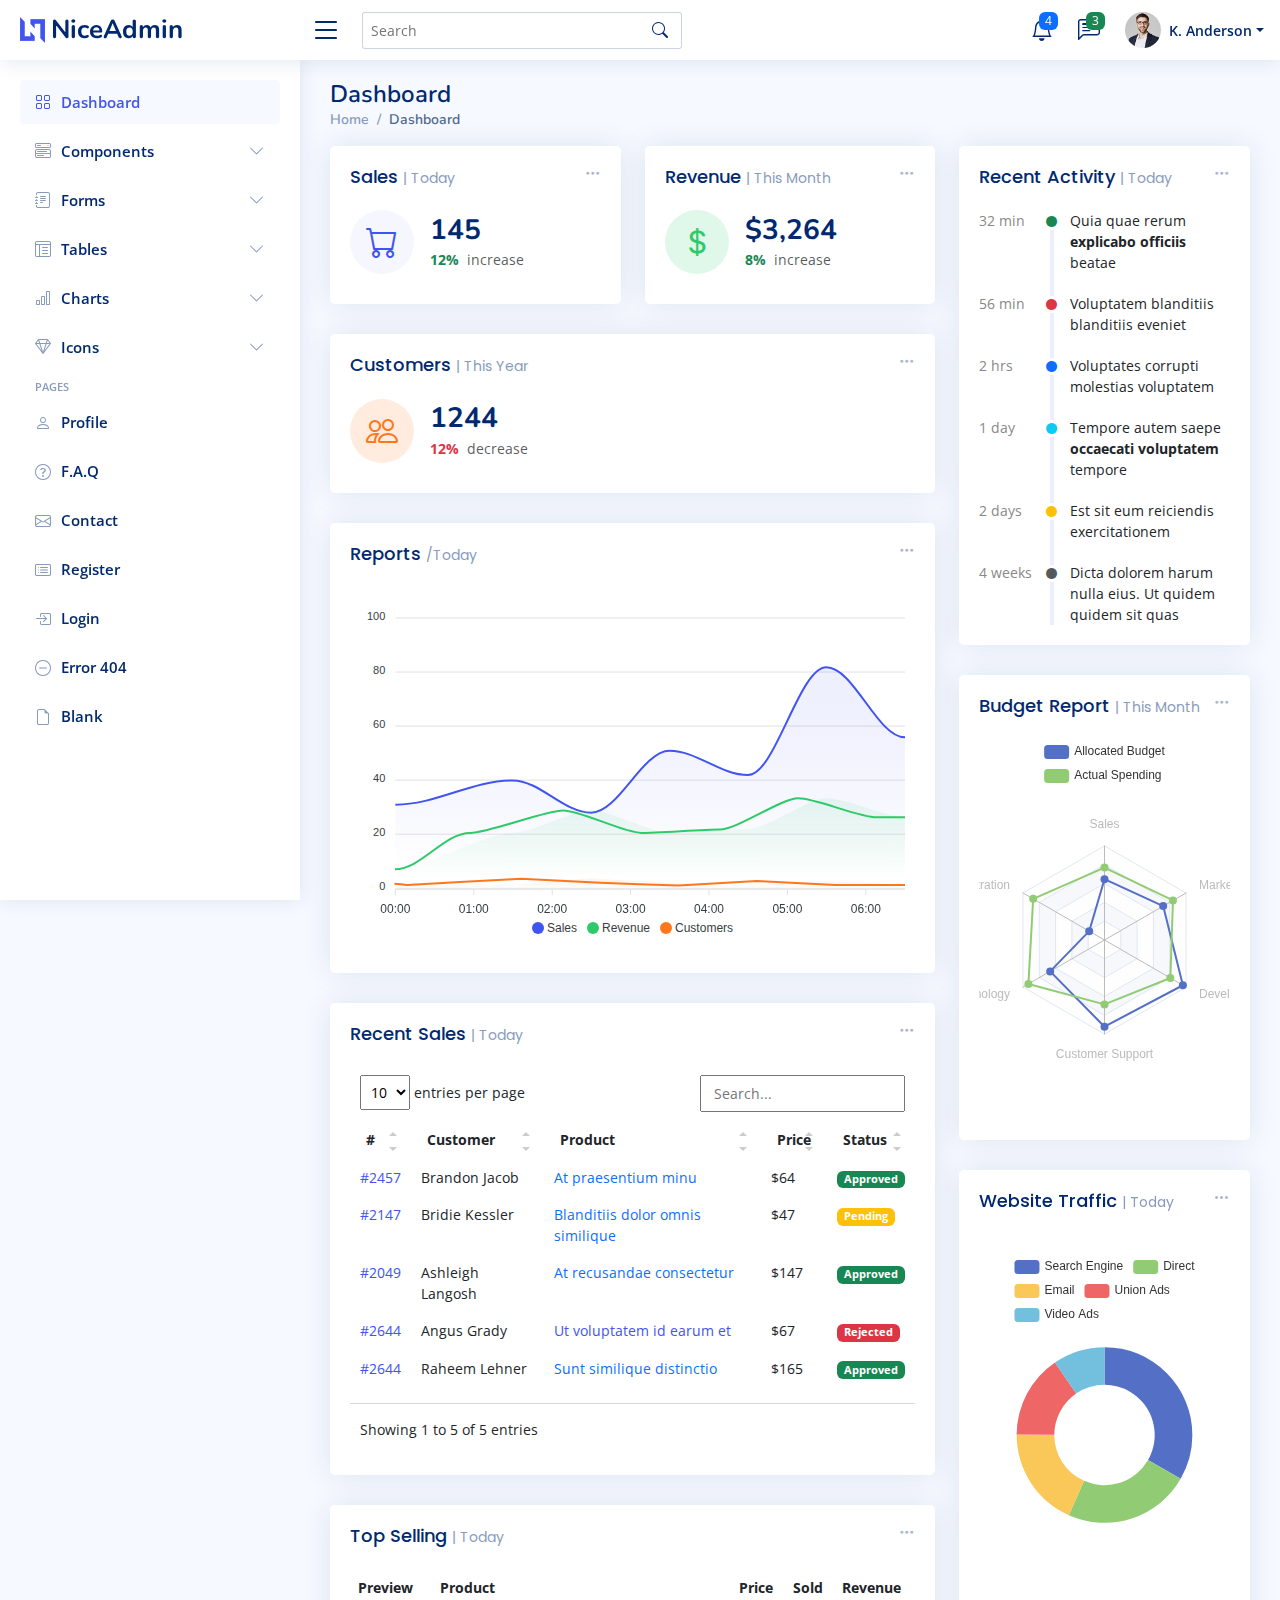
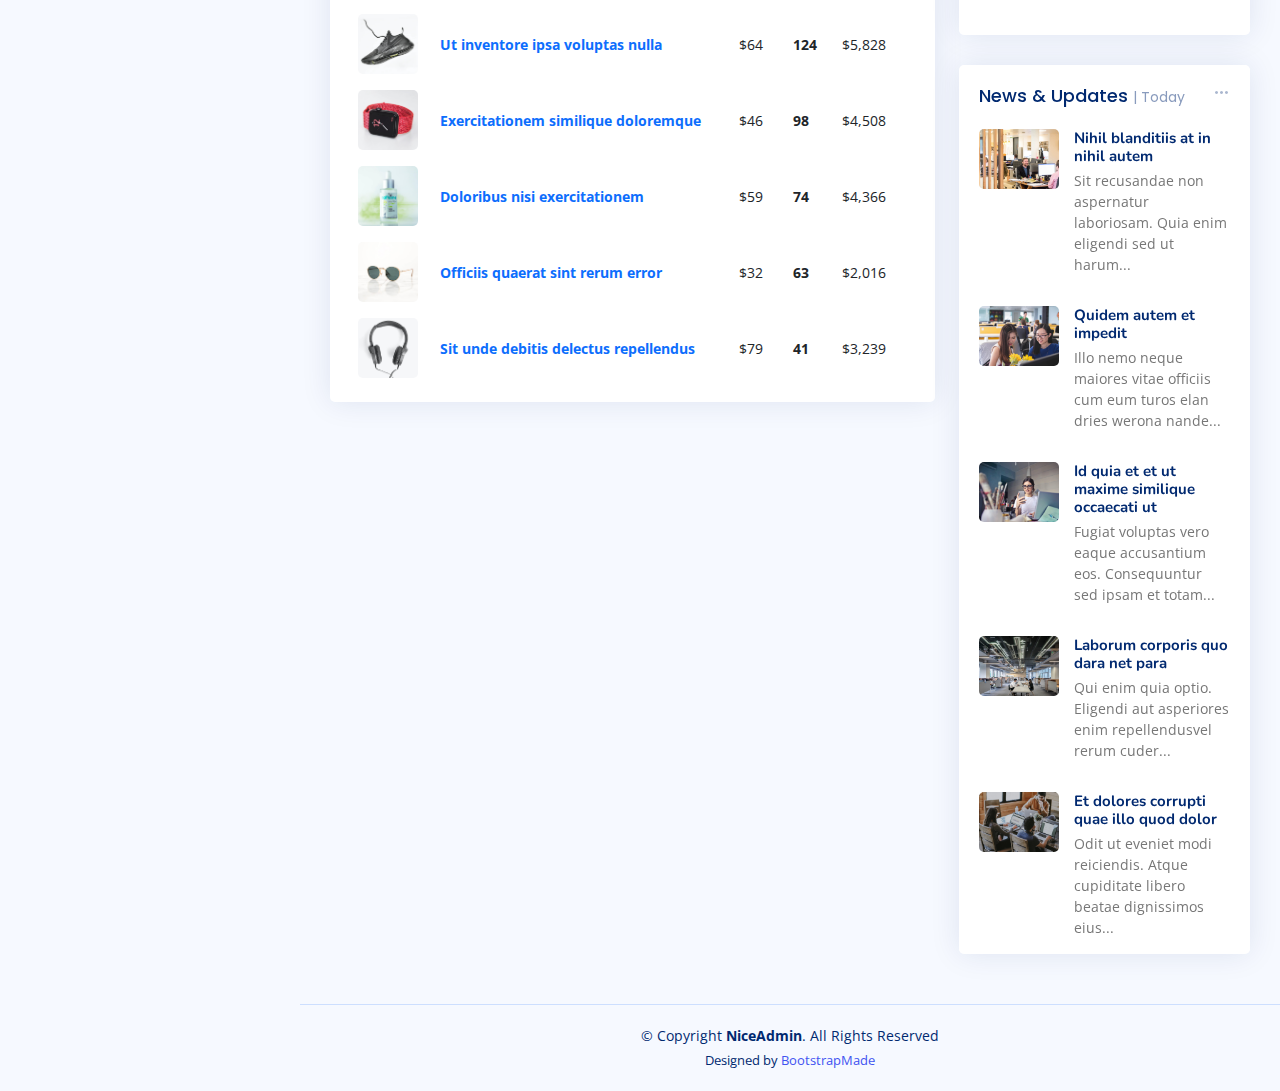
<file: admin0/index.html>
<!DOCTYPE html>
<html lang="en">

<head>
  <meta charset="utf-8">
  <meta content="width=device-width, initial-scale=1.0" name="viewport">

  <title>Dashboard - NiceAdmin Bootstrap Template</title>
  <meta content="" name="description">
  <meta content="" name="keywords">

  <!-- Favicons -->
  <link href="assets/img/favicon.png" rel="icon">
  <link href="assets/img/apple-touch-icon.png" rel="apple-touch-icon">

  <!-- Google Fonts -->
  <link href="https://fonts.gstatic.com" rel="preconnect">
  <link href="https://fonts.googleapis.com/css?family=Open+Sans:300,300i,400,400i,600,600i,700,700i|Nunito:300,300i,400,400i,600,600i,700,700i|Poppins:300,300i,400,400i,500,500i,600,600i,700,700i" rel="stylesheet">

  <!-- Vendor CSS Files -->
  <link href="assets/vendor/bootstrap/css/bootstrap.min.css" rel="stylesheet">
  <link href="assets/vendor/bootstrap-icons/bootstrap-icons.css" rel="stylesheet">
  <link href="assets/vendor/boxicons/css/boxicons.min.css" rel="stylesheet">
  <link href="assets/vendor/quill/quill.snow.css" rel="stylesheet">
  <link href="assets/vendor/quill/quill.bubble.css" rel="stylesheet">
  <link href="assets/vendor/remixicon/remixicon.css" rel="stylesheet">
  <link href="assets/vendor/simple-datatables/style.css" rel="stylesheet">

  <!-- Template Main CSS File -->
  <link href="assets/css/style.css" rel="stylesheet">

  <!-- =======================================================
  * Template Name: NiceAdmin
  * Updated: Aug 30 2023 with Bootstrap v5.3.1
  * Template URL: https://bootstrapmade.com/nice-admin-bootstrap-admin-html-template/
  * Author: BootstrapMade.com
  * License: https://bootstrapmade.com/license/
  ======================================================== -->
</head>

<body>

  <!-- ======= Header ======= -->
  <header id="header" class="header fixed-top d-flex align-items-center">

    <div class="d-flex align-items-center justify-content-between">
      <a href="index.html" class="logo d-flex align-items-center">
        <img src="assets/img/logo.png" alt="">
        <span class="d-none d-lg-block">NiceAdmin</span>
      </a>
      <i class="bi bi-list toggle-sidebar-btn"></i>
    </div><!-- End Logo -->

    <div class="search-bar">
      <form class="search-form d-flex align-items-center" method="POST" action="#">
        <input type="text" name="query" placeholder="Search" title="Enter search keyword">
        <button type="submit" title="Search"><i class="bi bi-search"></i></button>
      </form>
    </div><!-- End Search Bar -->

    <nav class="header-nav ms-auto">
      <ul class="d-flex align-items-center">

        <li class="nav-item d-block d-lg-none">
          <a class="nav-link nav-icon search-bar-toggle " href="#">
            <i class="bi bi-search"></i>
          </a>
        </li><!-- End Search Icon-->

        <li class="nav-item dropdown">

          <a class="nav-link nav-icon" href="#" data-bs-toggle="dropdown">
            <i class="bi bi-bell"></i>
            <span class="badge bg-primary badge-number">4</span>
          </a><!-- End Notification Icon -->

          <ul class="dropdown-menu dropdown-menu-end dropdown-menu-arrow notifications">
            <li class="dropdown-header">
              You have 4 new notifications
              <a href="#"><span class="badge rounded-pill bg-primary p-2 ms-2">View all</span></a>
            </li>
            <li>
              <hr class="dropdown-divider">
            </li>

            <li class="notification-item">
              <i class="bi bi-exclamation-circle text-warning"></i>
              <div>
                <h4>Lorem Ipsum</h4>
                <p>Quae dolorem earum veritatis oditseno</p>
                <p>30 min. ago</p>
              </div>
            </li>

            <li>
              <hr class="dropdown-divider">
            </li>

            <li class="notification-item">
              <i class="bi bi-x-circle text-danger"></i>
              <div>
                <h4>Atque rerum nesciunt</h4>
                <p>Quae dolorem earum veritatis oditseno</p>
                <p>1 hr. ago</p>
              </div>
            </li>

            <li>
              <hr class="dropdown-divider">
            </li>

            <li class="notification-item">
              <i class="bi bi-check-circle text-success"></i>
              <div>
                <h4>Sit rerum fuga</h4>
                <p>Quae dolorem earum veritatis oditseno</p>
                <p>2 hrs. ago</p>
              </div>
            </li>

            <li>
              <hr class="dropdown-divider">
            </li>

            <li class="notification-item">
              <i class="bi bi-info-circle text-primary"></i>
              <div>
                <h4>Dicta reprehenderit</h4>
                <p>Quae dolorem earum veritatis oditseno</p>
                <p>4 hrs. ago</p>
              </div>
            </li>

            <li>
              <hr class="dropdown-divider">
            </li>
            <li class="dropdown-footer">
              <a href="#">Show all notifications</a>
            </li>

          </ul><!-- End Notification Dropdown Items -->

        </li><!-- End Notification Nav -->

        <li class="nav-item dropdown">

          <a class="nav-link nav-icon" href="#" data-bs-toggle="dropdown">
            <i class="bi bi-chat-left-text"></i>
            <span class="badge bg-success badge-number">3</span>
          </a><!-- End Messages Icon -->

          <ul class="dropdown-menu dropdown-menu-end dropdown-menu-arrow messages">
            <li class="dropdown-header">
              You have 3 new messages
              <a href="#"><span class="badge rounded-pill bg-primary p-2 ms-2">View all</span></a>
            </li>
            <li>
              <hr class="dropdown-divider">
            </li>

            <li class="message-item">
              <a href="#">
                <img src="assets/img/messages-1.jpg" alt="" class="rounded-circle">
                <div>
                  <h4>Maria Hudson</h4>
                  <p>Velit asperiores et ducimus soluta repudiandae labore officia est ut...</p>
                  <p>4 hrs. ago</p>
                </div>
              </a>
            </li>
            <li>
              <hr class="dropdown-divider">
            </li>

            <li class="message-item">
              <a href="#">
                <img src="assets/img/messages-2.jpg" alt="" class="rounded-circle">
                <div>
                  <h4>Anna Nelson</h4>
                  <p>Velit asperiores et ducimus soluta repudiandae labore officia est ut...</p>
                  <p>6 hrs. ago</p>
                </div>
              </a>
            </li>
            <li>
              <hr class="dropdown-divider">
            </li>

            <li class="message-item">
              <a href="#">
                <img src="assets/img/messages-3.jpg" alt="" class="rounded-circle">
                <div>
                  <h4>David Muldon</h4>
                  <p>Velit asperiores et ducimus soluta repudiandae labore officia est ut...</p>
                  <p>8 hrs. ago</p>
                </div>
              </a>
            </li>
            <li>
              <hr class="dropdown-divider">
            </li>

            <li class="dropdown-footer">
              <a href="#">Show all messages</a>
            </li>

          </ul><!-- End Messages Dropdown Items -->

        </li><!-- End Messages Nav -->

        <li class="nav-item dropdown pe-3">

          <a class="nav-link nav-profile d-flex align-items-center pe-0" href="#" data-bs-toggle="dropdown">
            <img src="assets/img/profile-img.jpg" alt="Profile" class="rounded-circle">
            <span class="d-none d-md-block dropdown-toggle ps-2">K. Anderson</span>
          </a><!-- End Profile Iamge Icon -->

          <ul class="dropdown-menu dropdown-menu-end dropdown-menu-arrow profile">
            <li class="dropdown-header">
              <h6>Kevin Anderson</h6>
              <span>Web Designer</span>
            </li>
            <li>
              <hr class="dropdown-divider">
            </li>

            <li>
              <a class="dropdown-item d-flex align-items-center" href="users-profile.html">
                <i class="bi bi-person"></i>
                <span>My Profile</span>
              </a>
            </li>
            <li>
              <hr class="dropdown-divider">
            </li>

            <li>
              <a class="dropdown-item d-flex align-items-center" href="users-profile.html">
                <i class="bi bi-gear"></i>
                <span>Account Settings</span>
              </a>
            </li>
            <li>
              <hr class="dropdown-divider">
            </li>

            <li>
              <a class="dropdown-item d-flex align-items-center" href="pages-faq.html">
                <i class="bi bi-question-circle"></i>
                <span>Need Help?</span>
              </a>
            </li>
            <li>
              <hr class="dropdown-divider">
            </li>

            <li>
              <a class="dropdown-item d-flex align-items-center" href="#">
                <i class="bi bi-box-arrow-right"></i>
                <span>Sign Out</span>
              </a>
            </li>

          </ul><!-- End Profile Dropdown Items -->
        </li><!-- End Profile Nav -->

      </ul>
    </nav><!-- End Icons Navigation -->

  </header><!-- End Header -->

  <!-- ======= Sidebar ======= -->
  <aside id="sidebar" class="sidebar">

    <ul class="sidebar-nav" id="sidebar-nav">

      <li class="nav-item">
        <a class="nav-link " href="index.html">
          <i class="bi bi-grid"></i>
          <span>Dashboard</span>
        </a>
      </li><!-- End Dashboard Nav -->

      <li class="nav-item">
        <a class="nav-link collapsed" data-bs-target="#components-nav" data-bs-toggle="collapse" href="#">
          <i class="bi bi-menu-button-wide"></i><span>Components</span><i class="bi bi-chevron-down ms-auto"></i>
        </a>
        <ul id="components-nav" class="nav-content collapse " data-bs-parent="#sidebar-nav">
          <li>
            <a href="components-alerts.html">
              <i class="bi bi-circle"></i><span>Alerts</span>
            </a>
          </li>
          <li>
            <a href="components-accordion.html">
              <i class="bi bi-circle"></i><span>Accordion</span>
            </a>
          </li>
          <li>
            <a href="components-badges.html">
              <i class="bi bi-circle"></i><span>Badges</span>
            </a>
          </li>
          <li>
            <a href="components-breadcrumbs.html">
              <i class="bi bi-circle"></i><span>Breadcrumbs</span>
            </a>
          </li>
          <li>
            <a href="components-buttons.html">
              <i class="bi bi-circle"></i><span>Buttons</span>
            </a>
          </li>
          <li>
            <a href="components-cards.html">
              <i class="bi bi-circle"></i><span>Cards</span>
            </a>
          </li>
          <li>
            <a href="components-carousel.html">
              <i class="bi bi-circle"></i><span>Carousel</span>
            </a>
          </li>
          <li>
            <a href="components-list-group.html">
              <i class="bi bi-circle"></i><span>List group</span>
            </a>
          </li>
          <li>
            <a href="components-modal.html">
              <i class="bi bi-circle"></i><span>Modal</span>
            </a>
          </li>
          <li>
            <a href="components-tabs.html">
              <i class="bi bi-circle"></i><span>Tabs</span>
            </a>
          </li>
          <li>
            <a href="components-pagination.html">
              <i class="bi bi-circle"></i><span>Pagination</span>
            </a>
          </li>
          <li>
            <a href="components-progress.html">
              <i class="bi bi-circle"></i><span>Progress</span>
            </a>
          </li>
          <li>
            <a href="components-spinners.html">
              <i class="bi bi-circle"></i><span>Spinners</span>
            </a>
          </li>
          <li>
            <a href="components-tooltips.html">
              <i class="bi bi-circle"></i><span>Tooltips</span>
            </a>
          </li>
        </ul>
      </li><!-- End Components Nav -->

      <li class="nav-item">
        <a class="nav-link collapsed" data-bs-target="#forms-nav" data-bs-toggle="collapse" href="#">
          <i class="bi bi-journal-text"></i><span>Forms</span><i class="bi bi-chevron-down ms-auto"></i>
        </a>
        <ul id="forms-nav" class="nav-content collapse " data-bs-parent="#sidebar-nav">
          <li>
            <a href="forms-elements.html">
              <i class="bi bi-circle"></i><span>Form Elements</span>
            </a>
          </li>
          <li>
            <a href="forms-layouts.html">
              <i class="bi bi-circle"></i><span>Form Layouts</span>
            </a>
          </li>
          <li>
            <a href="forms-editors.html">
              <i class="bi bi-circle"></i><span>Form Editors</span>
            </a>
          </li>
          <li>
            <a href="forms-validation.html">
              <i class="bi bi-circle"></i><span>Form Validation</span>
            </a>
          </li>
        </ul>
      </li><!-- End Forms Nav -->

      <li class="nav-item">
        <a class="nav-link collapsed" data-bs-target="#tables-nav" data-bs-toggle="collapse" href="#">
          <i class="bi bi-layout-text-window-reverse"></i><span>Tables</span><i class="bi bi-chevron-down ms-auto"></i>
        </a>
        <ul id="tables-nav" class="nav-content collapse " data-bs-parent="#sidebar-nav">
          <li>
            <a href="tables-general.html">
              <i class="bi bi-circle"></i><span>General Tables</span>
            </a>
          </li>
          <li>
            <a href="tables-data.html">
              <i class="bi bi-circle"></i><span>Data Tables</span>
            </a>
          </li>
        </ul>
      </li><!-- End Tables Nav -->

      <li class="nav-item">
        <a class="nav-link collapsed" data-bs-target="#charts-nav" data-bs-toggle="collapse" href="#">
          <i class="bi bi-bar-chart"></i><span>Charts</span><i class="bi bi-chevron-down ms-auto"></i>
        </a>
        <ul id="charts-nav" class="nav-content collapse " data-bs-parent="#sidebar-nav">
          <li>
            <a href="charts-chartjs.html">
              <i class="bi bi-circle"></i><span>Chart.js</span>
            </a>
          </li>
          <li>
            <a href="charts-apexcharts.html">
              <i class="bi bi-circle"></i><span>ApexCharts</span>
            </a>
          </li>
          <li>
            <a href="charts-echarts.html">
              <i class="bi bi-circle"></i><span>ECharts</span>
            </a>
          </li>
        </ul>
      </li><!-- End Charts Nav -->

      <li class="nav-item">
        <a class="nav-link collapsed" data-bs-target="#icons-nav" data-bs-toggle="collapse" href="#">
          <i class="bi bi-gem"></i><span>Icons</span><i class="bi bi-chevron-down ms-auto"></i>
        </a>
        <ul id="icons-nav" class="nav-content collapse " data-bs-parent="#sidebar-nav">
          <li>
            <a href="icons-bootstrap.html">
              <i class="bi bi-circle"></i><span>Bootstrap Icons</span>
            </a>
          </li>
          <li>
            <a href="icons-remix.html">
              <i class="bi bi-circle"></i><span>Remix Icons</span>
            </a>
          </li>
          <li>
            <a href="icons-boxicons.html">
              <i class="bi bi-circle"></i><span>Boxicons</span>
            </a>
          </li>
        </ul>
      </li><!-- End Icons Nav -->

      <li class="nav-heading">Pages</li>

      <li class="nav-item">
        <a class="nav-link collapsed" href="users-profile.html">
          <i class="bi bi-person"></i>
          <span>Profile</span>
        </a>
      </li><!-- End Profile Page Nav -->

      <li class="nav-item">
        <a class="nav-link collapsed" href="pages-faq.html">
          <i class="bi bi-question-circle"></i>
          <span>F.A.Q</span>
        </a>
      </li><!-- End F.A.Q Page Nav -->

      <li class="nav-item">
        <a class="nav-link collapsed" href="pages-contact.html">
          <i class="bi bi-envelope"></i>
          <span>Contact</span>
        </a>
      </li><!-- End Contact Page Nav -->

      <li class="nav-item">
        <a class="nav-link collapsed" href="pages-register.html">
          <i class="bi bi-card-list"></i>
          <span>Register</span>
        </a>
      </li><!-- End Register Page Nav -->

      <li class="nav-item">
        <a class="nav-link collapsed" href="pages-login.html">
          <i class="bi bi-box-arrow-in-right"></i>
          <span>Login</span>
        </a>
      </li><!-- End Login Page Nav -->

      <li class="nav-item">
        <a class="nav-link collapsed" href="pages-error-404.html">
          <i class="bi bi-dash-circle"></i>
          <span>Error 404</span>
        </a>
      </li><!-- End Error 404 Page Nav -->

      <li class="nav-item">
        <a class="nav-link collapsed" href="pages-blank.html">
          <i class="bi bi-file-earmark"></i>
          <span>Blank</span>
        </a>
      </li><!-- End Blank Page Nav -->

    </ul>

  </aside><!-- End Sidebar-->

  <main id="main" class="main">

    <div class="pagetitle">
      <h1>Dashboard</h1>
      <nav>
        <ol class="breadcrumb">
          <li class="breadcrumb-item"><a href="index.html">Home</a></li>
          <li class="breadcrumb-item active">Dashboard</li>
        </ol>
      </nav>
    </div><!-- End Page Title -->

    <section class="section dashboard">
      <div class="row">

        <!-- Left side columns -->
        <div class="col-lg-8">
          <div class="row">

            <!-- Sales Card -->
            <div class="col-xxl-4 col-md-6">
              <div class="card info-card sales-card">

                <div class="filter">
                  <a class="icon" href="#" data-bs-toggle="dropdown"><i class="bi bi-three-dots"></i></a>
                  <ul class="dropdown-menu dropdown-menu-end dropdown-menu-arrow">
                    <li class="dropdown-header text-start">
                      <h6>Filter</h6>
                    </li>

                    <li><a class="dropdown-item" href="#">Today</a></li>
                    <li><a class="dropdown-item" href="#">This Month</a></li>
                    <li><a class="dropdown-item" href="#">This Year</a></li>
                  </ul>
                </div>

                <div class="card-body">
                  <h5 class="card-title">Sales <span>| Today</span></h5>

                  <div class="d-flex align-items-center">
                    <div class="card-icon rounded-circle d-flex align-items-center justify-content-center">
                      <i class="bi bi-cart"></i>
                    </div>
                    <div class="ps-3">
                      <h6>145</h6>
                      <span class="text-success small pt-1 fw-bold">12%</span> <span class="text-muted small pt-2 ps-1">increase</span>

                    </div>
                  </div>
                </div>

              </div>
            </div><!-- End Sales Card -->

            <!-- Revenue Card -->
            <div class="col-xxl-4 col-md-6">
              <div class="card info-card revenue-card">

                <div class="filter">
                  <a class="icon" href="#" data-bs-toggle="dropdown"><i class="bi bi-three-dots"></i></a>
                  <ul class="dropdown-menu dropdown-menu-end dropdown-menu-arrow">
                    <li class="dropdown-header text-start">
                      <h6>Filter</h6>
                    </li>

                    <li><a class="dropdown-item" href="#">Today</a></li>
                    <li><a class="dropdown-item" href="#">This Month</a></li>
                    <li><a class="dropdown-item" href="#">This Year</a></li>
                  </ul>
                </div>

                <div class="card-body">
                  <h5 class="card-title">Revenue <span>| This Month</span></h5>

                  <div class="d-flex align-items-center">
                    <div class="card-icon rounded-circle d-flex align-items-center justify-content-center">
                      <i class="bi bi-currency-dollar"></i>
                    </div>
                    <div class="ps-3">
                      <h6>$3,264</h6>
                      <span class="text-success small pt-1 fw-bold">8%</span> <span class="text-muted small pt-2 ps-1">increase</span>

                    </div>
                  </div>
                </div>

              </div>
            </div><!-- End Revenue Card -->

            <!-- Customers Card -->
            <div class="col-xxl-4 col-xl-12">

              <div class="card info-card customers-card">

                <div class="filter">
                  <a class="icon" href="#" data-bs-toggle="dropdown"><i class="bi bi-three-dots"></i></a>
                  <ul class="dropdown-menu dropdown-menu-end dropdown-menu-arrow">
                    <li class="dropdown-header text-start">
                      <h6>Filter</h6>
                    </li>

                    <li><a class="dropdown-item" href="#">Today</a></li>
                    <li><a class="dropdown-item" href="#">This Month</a></li>
                    <li><a class="dropdown-item" href="#">This Year</a></li>
                  </ul>
                </div>

                <div class="card-body">
                  <h5 class="card-title">Customers <span>| This Year</span></h5>

                  <div class="d-flex align-items-center">
                    <div class="card-icon rounded-circle d-flex align-items-center justify-content-center">
                      <i class="bi bi-people"></i>
                    </div>
                    <div class="ps-3">
                      <h6>1244</h6>
                      <span class="text-danger small pt-1 fw-bold">12%</span> <span class="text-muted small pt-2 ps-1">decrease</span>

                    </div>
                  </div>

                </div>
              </div>

            </div><!-- End Customers Card -->

            <!-- Reports -->
            <div class="col-12">
              <div class="card">

                <div class="filter">
                  <a class="icon" href="#" data-bs-toggle="dropdown"><i class="bi bi-three-dots"></i></a>
                  <ul class="dropdown-menu dropdown-menu-end dropdown-menu-arrow">
                    <li class="dropdown-header text-start">
                      <h6>Filter</h6>
                    </li>

                    <li><a class="dropdown-item" href="#">Today</a></li>
                    <li><a class="dropdown-item" href="#">This Month</a></li>
                    <li><a class="dropdown-item" href="#">This Year</a></li>
                  </ul>
                </div>

                <div class="card-body">
                  <h5 class="card-title">Reports <span>/Today</span></h5>

                  <!-- Line Chart -->
                  <div id="reportsChart"></div>

                  <script>
                    document.addEventListener("DOMContentLoaded", () => {
                      new ApexCharts(document.querySelector("#reportsChart"), {
                        series: [{
                          name: 'Sales',
                          data: [31, 40, 28, 51, 42, 82, 56],
                        }, {
                          name: 'Revenue',
                          data: [11, 32, 45, 32, 34, 52, 41]
                        }, {
                          name: 'Customers',
                          data: [15, 11, 32, 18, 9, 24, 11]
                        }],
                        chart: {
                          height: 350,
                          type: 'area',
                          toolbar: {
                            show: false
                          },
                        },
                        markers: {
                          size: 4
                        },
                        colors: ['#4154f1', '#2eca6a', '#ff771d'],
                        fill: {
                          type: "gradient",
                          gradient: {
                            shadeIntensity: 1,
                            opacityFrom: 0.3,
                            opacityTo: 0.4,
                            stops: [0, 90, 100]
                          }
                        },
                        dataLabels: {
                          enabled: false
                        },
                        stroke: {
                          curve: 'smooth',
                          width: 2
                        },
                        xaxis: {
                          type: 'datetime',
                          categories: ["2018-09-19T00:00:00.000Z", "2018-09-19T01:30:00.000Z", "2018-09-19T02:30:00.000Z", "2018-09-19T03:30:00.000Z", "2018-09-19T04:30:00.000Z", "2018-09-19T05:30:00.000Z", "2018-09-19T06:30:00.000Z"]
                        },
                        tooltip: {
                          x: {
                            format: 'dd/MM/yy HH:mm'
                          },
                        }
                      }).render();
                    });
                  </script>
                  <!-- End Line Chart -->

                </div>

              </div>
            </div><!-- End Reports -->

            <!-- Recent Sales -->
            <div class="col-12">
              <div class="card recent-sales overflow-auto">

                <div class="filter">
                  <a class="icon" href="#" data-bs-toggle="dropdown"><i class="bi bi-three-dots"></i></a>
                  <ul class="dropdown-menu dropdown-menu-end dropdown-menu-arrow">
                    <li class="dropdown-header text-start">
                      <h6>Filter</h6>
                    </li>

                    <li><a class="dropdown-item" href="#">Today</a></li>
                    <li><a class="dropdown-item" href="#">This Month</a></li>
                    <li><a class="dropdown-item" href="#">This Year</a></li>
                  </ul>
                </div>

                <div class="card-body">
                  <h5 class="card-title">Recent Sales <span>| Today</span></h5>

                  <table class="table table-borderless datatable">
                    <thead>
                      <tr>
                        <th scope="col">#</th>
                        <th scope="col">Customer</th>
                        <th scope="col">Product</th>
                        <th scope="col">Price</th>
                        <th scope="col">Status</th>
                      </tr>
                    </thead>
                    <tbody>
                      <tr>
                        <th scope="row"><a href="#">#2457</a></th>
                        <td>Brandon Jacob</td>
                        <td><a href="#" class="text-primary">At praesentium minu</a></td>
                        <td>$64</td>
                        <td><span class="badge bg-success">Approved</span></td>
                      </tr>
                      <tr>
                        <th scope="row"><a href="#">#2147</a></th>
                        <td>Bridie Kessler</td>
                        <td><a href="#" class="text-primary">Blanditiis dolor omnis similique</a></td>
                        <td>$47</td>
                        <td><span class="badge bg-warning">Pending</span></td>
                      </tr>
                      <tr>
                        <th scope="row"><a href="#">#2049</a></th>
                        <td>Ashleigh Langosh</td>
                        <td><a href="#" class="text-primary">At recusandae consectetur</a></td>
                        <td>$147</td>
                        <td><span class="badge bg-success">Approved</span></td>
                      </tr>
                      <tr>
                        <th scope="row"><a href="#">#2644</a></th>
                        <td>Angus Grady</td>
                        <td><a href="#" class="text-primar">Ut voluptatem id earum et</a></td>
                        <td>$67</td>
                        <td><span class="badge bg-danger">Rejected</span></td>
                      </tr>
                      <tr>
                        <th scope="row"><a href="#">#2644</a></th>
                        <td>Raheem Lehner</td>
                        <td><a href="#" class="text-primary">Sunt similique distinctio</a></td>
                        <td>$165</td>
                        <td><span class="badge bg-success">Approved</span></td>
                      </tr>
                    </tbody>
                  </table>

                </div>

              </div>
            </div><!-- End Recent Sales -->

            <!-- Top Selling -->
            <div class="col-12">
              <div class="card top-selling overflow-auto">

                <div class="filter">
                  <a class="icon" href="#" data-bs-toggle="dropdown"><i class="bi bi-three-dots"></i></a>
                  <ul class="dropdown-menu dropdown-menu-end dropdown-menu-arrow">
                    <li class="dropdown-header text-start">
                      <h6>Filter</h6>
                    </li>

                    <li><a class="dropdown-item" href="#">Today</a></li>
                    <li><a class="dropdown-item" href="#">This Month</a></li>
                    <li><a class="dropdown-item" href="#">This Year</a></li>
                  </ul>
                </div>

                <div class="card-body pb-0">
                  <h5 class="card-title">Top Selling <span>| Today</span></h5>

                  <table class="table table-borderless">
                    <thead>
                      <tr>
                        <th scope="col">Preview</th>
                        <th scope="col">Product</th>
                        <th scope="col">Price</th>
                        <th scope="col">Sold</th>
                        <th scope="col">Revenue</th>
                      </tr>
                    </thead>
                    <tbody>
                      <tr>
                        <th scope="row"><a href="#"><img src="assets/img/product-1.jpg" alt=""></a></th>
                        <td><a href="#" class="text-primary fw-bold">Ut inventore ipsa voluptas nulla</a></td>
                        <td>$64</td>
                        <td class="fw-bold">124</td>
                        <td>$5,828</td>
                      </tr>
                      <tr>
                        <th scope="row"><a href="#"><img src="assets/img/product-2.jpg" alt=""></a></th>
                        <td><a href="#" class="text-primary fw-bold">Exercitationem similique doloremque</a></td>
                        <td>$46</td>
                        <td class="fw-bold">98</td>
                        <td>$4,508</td>
                      </tr>
                      <tr>
                        <th scope="row"><a href="#"><img src="assets/img/product-3.jpg" alt=""></a></th>
                        <td><a href="#" class="text-primary fw-bold">Doloribus nisi exercitationem</a></td>
                        <td>$59</td>
                        <td class="fw-bold">74</td>
                        <td>$4,366</td>
                      </tr>
                      <tr>
                        <th scope="row"><a href="#"><img src="assets/img/product-4.jpg" alt=""></a></th>
                        <td><a href="#" class="text-primary fw-bold">Officiis quaerat sint rerum error</a></td>
                        <td>$32</td>
                        <td class="fw-bold">63</td>
                        <td>$2,016</td>
                      </tr>
                      <tr>
                        <th scope="row"><a href="#"><img src="assets/img/product-5.jpg" alt=""></a></th>
                        <td><a href="#" class="text-primary fw-bold">Sit unde debitis delectus repellendus</a></td>
                        <td>$79</td>
                        <td class="fw-bold">41</td>
                        <td>$3,239</td>
                      </tr>
                    </tbody>
                  </table>

                </div>

              </div>
            </div><!-- End Top Selling -->

          </div>
        </div><!-- End Left side columns -->

        <!-- Right side columns -->
        <div class="col-lg-4">

          <!-- Recent Activity -->
          <div class="card">
            <div class="filter">
              <a class="icon" href="#" data-bs-toggle="dropdown"><i class="bi bi-three-dots"></i></a>
              <ul class="dropdown-menu dropdown-menu-end dropdown-menu-arrow">
                <li class="dropdown-header text-start">
                  <h6>Filter</h6>
                </li>

                <li><a class="dropdown-item" href="#">Today</a></li>
                <li><a class="dropdown-item" href="#">This Month</a></li>
                <li><a class="dropdown-item" href="#">This Year</a></li>
              </ul>
            </div>

            <div class="card-body">
              <h5 class="card-title">Recent Activity <span>| Today</span></h5>

              <div class="activity">

                <div class="activity-item d-flex">
                  <div class="activite-label">32 min</div>
                  <i class='bi bi-circle-fill activity-badge text-success align-self-start'></i>
                  <div class="activity-content">
                    Quia quae rerum <a href="#" class="fw-bold text-dark">explicabo officiis</a> beatae
                  </div>
                </div><!-- End activity item-->

                <div class="activity-item d-flex">
                  <div class="activite-label">56 min</div>
                  <i class='bi bi-circle-fill activity-badge text-danger align-self-start'></i>
                  <div class="activity-content">
                    Voluptatem blanditiis blanditiis eveniet
                  </div>
                </div><!-- End activity item-->

                <div class="activity-item d-flex">
                  <div class="activite-label">2 hrs</div>
                  <i class='bi bi-circle-fill activity-badge text-primary align-self-start'></i>
                  <div class="activity-content">
                    Voluptates corrupti molestias voluptatem
                  </div>
                </div><!-- End activity item-->

                <div class="activity-item d-flex">
                  <div class="activite-label">1 day</div>
                  <i class='bi bi-circle-fill activity-badge text-info align-self-start'></i>
                  <div class="activity-content">
                    Tempore autem saepe <a href="#" class="fw-bold text-dark">occaecati voluptatem</a> tempore
                  </div>
                </div><!-- End activity item-->

                <div class="activity-item d-flex">
                  <div class="activite-label">2 days</div>
                  <i class='bi bi-circle-fill activity-badge text-warning align-self-start'></i>
                  <div class="activity-content">
                    Est sit eum reiciendis exercitationem
                  </div>
                </div><!-- End activity item-->

                <div class="activity-item d-flex">
                  <div class="activite-label">4 weeks</div>
                  <i class='bi bi-circle-fill activity-badge text-muted align-self-start'></i>
                  <div class="activity-content">
                    Dicta dolorem harum nulla eius. Ut quidem quidem sit quas
                  </div>
                </div><!-- End activity item-->

              </div>

            </div>
          </div><!-- End Recent Activity -->

          <!-- Budget Report -->
          <div class="card">
            <div class="filter">
              <a class="icon" href="#" data-bs-toggle="dropdown"><i class="bi bi-three-dots"></i></a>
              <ul class="dropdown-menu dropdown-menu-end dropdown-menu-arrow">
                <li class="dropdown-header text-start">
                  <h6>Filter</h6>
                </li>

                <li><a class="dropdown-item" href="#">Today</a></li>
                <li><a class="dropdown-item" href="#">This Month</a></li>
                <li><a class="dropdown-item" href="#">This Year</a></li>
              </ul>
            </div>

            <div class="card-body pb-0">
              <h5 class="card-title">Budget Report <span>| This Month</span></h5>

              <div id="budgetChart" style="min-height: 400px;" class="echart"></div>

              <script>
                document.addEventListener("DOMContentLoaded", () => {
                  var budgetChart = echarts.init(document.querySelector("#budgetChart")).setOption({
                    legend: {
                      data: ['Allocated Budget', 'Actual Spending']
                    },
                    radar: {
                      // shape: 'circle',
                      indicator: [{
                          name: 'Sales',
                          max: 6500
                        },
                        {
                          name: 'Administration',
                          max: 16000
                        },
                        {
                          name: 'Information Technology',
                          max: 30000
                        },
                        {
                          name: 'Customer Support',
                          max: 38000
                        },
                        {
                          name: 'Development',
                          max: 52000
                        },
                        {
                          name: 'Marketing',
                          max: 25000
                        }
                      ]
                    },
                    series: [{
                      name: 'Budget vs spending',
                      type: 'radar',
                      data: [{
                          value: [4200, 3000, 20000, 35000, 50000, 18000],
                          name: 'Allocated Budget'
                        },
                        {
                          value: [5000, 14000, 28000, 26000, 42000, 21000],
                          name: 'Actual Spending'
                        }
                      ]
                    }]
                  });
                });
              </script>

            </div>
          </div><!-- End Budget Report -->

          <!-- Website Traffic -->
          <div class="card">
            <div class="filter">
              <a class="icon" href="#" data-bs-toggle="dropdown"><i class="bi bi-three-dots"></i></a>
              <ul class="dropdown-menu dropdown-menu-end dropdown-menu-arrow">
                <li class="dropdown-header text-start">
                  <h6>Filter</h6>
                </li>

                <li><a class="dropdown-item" href="#">Today</a></li>
                <li><a class="dropdown-item" href="#">This Month</a></li>
                <li><a class="dropdown-item" href="#">This Year</a></li>
              </ul>
            </div>

            <div class="card-body pb-0">
              <h5 class="card-title">Website Traffic <span>| Today</span></h5>

              <div id="trafficChart" style="min-height: 400px;" class="echart"></div>

              <script>
                document.addEventListener("DOMContentLoaded", () => {
                  echarts.init(document.querySelector("#trafficChart")).setOption({
                    tooltip: {
                      trigger: 'item'
                    },
                    legend: {
                      top: '5%',
                      left: 'center'
                    },
                    series: [{
                      name: 'Access From',
                      type: 'pie',
                      radius: ['40%', '70%'],
                      avoidLabelOverlap: false,
                      label: {
                        show: false,
                        position: 'center'
                      },
                      emphasis: {
                        label: {
                          show: true,
                          fontSize: '18',
                          fontWeight: 'bold'
                        }
                      },
                      labelLine: {
                        show: false
                      },
                      data: [{
                          value: 1048,
                          name: 'Search Engine'
                        },
                        {
                          value: 735,
                          name: 'Direct'
                        },
                        {
                          value: 580,
                          name: 'Email'
                        },
                        {
                          value: 484,
                          name: 'Union Ads'
                        },
                        {
                          value: 300,
                          name: 'Video Ads'
                        }
                      ]
                    }]
                  });
                });
              </script>

            </div>
          </div><!-- End Website Traffic -->

          <!-- News & Updates Traffic -->
          <div class="card">
            <div class="filter">
              <a class="icon" href="#" data-bs-toggle="dropdown"><i class="bi bi-three-dots"></i></a>
              <ul class="dropdown-menu dropdown-menu-end dropdown-menu-arrow">
                <li class="dropdown-header text-start">
                  <h6>Filter</h6>
                </li>

                <li><a class="dropdown-item" href="#">Today</a></li>
                <li><a class="dropdown-item" href="#">This Month</a></li>
                <li><a class="dropdown-item" href="#">This Year</a></li>
              </ul>
            </div>

            <div class="card-body pb-0">
              <h5 class="card-title">News &amp; Updates <span>| Today</span></h5>

              <div class="news">
                <div class="post-item clearfix">
                  <img src="assets/img/news-1.jpg" alt="">
                  <h4><a href="#">Nihil blanditiis at in nihil autem</a></h4>
                  <p>Sit recusandae non aspernatur laboriosam. Quia enim eligendi sed ut harum...</p>
                </div>

                <div class="post-item clearfix">
                  <img src="assets/img/news-2.jpg" alt="">
                  <h4><a href="#">Quidem autem et impedit</a></h4>
                  <p>Illo nemo neque maiores vitae officiis cum eum turos elan dries werona nande...</p>
                </div>

                <div class="post-item clearfix">
                  <img src="assets/img/news-3.jpg" alt="">
                  <h4><a href="#">Id quia et et ut maxime similique occaecati ut</a></h4>
                  <p>Fugiat voluptas vero eaque accusantium eos. Consequuntur sed ipsam et totam...</p>
                </div>

                <div class="post-item clearfix">
                  <img src="assets/img/news-4.jpg" alt="">
                  <h4><a href="#">Laborum corporis quo dara net para</a></h4>
                  <p>Qui enim quia optio. Eligendi aut asperiores enim repellendusvel rerum cuder...</p>
                </div>

                <div class="post-item clearfix">
                  <img src="assets/img/news-5.jpg" alt="">
                  <h4><a href="#">Et dolores corrupti quae illo quod dolor</a></h4>
                  <p>Odit ut eveniet modi reiciendis. Atque cupiditate libero beatae dignissimos eius...</p>
                </div>

              </div><!-- End sidebar recent posts-->

            </div>
          </div><!-- End News & Updates -->

        </div><!-- End Right side columns -->

      </div>
    </section>

  </main><!-- End #main -->

  <!-- ======= Footer ======= -->
  <footer id="footer" class="footer">
    <div class="copyright">
      &copy; Copyright <strong><span>NiceAdmin</span></strong>. All Rights Reserved
    </div>
    <div class="credits">
      <!-- All the links in the footer should remain intact. -->
      <!-- You can delete the links only if you purchased the pro version. -->
      <!-- Licensing information: https://bootstrapmade.com/license/ -->
      <!-- Purchase the pro version with working PHP/AJAX contact form: https://bootstrapmade.com/nice-admin-bootstrap-admin-html-template/ -->
      Designed by <a href="https://bootstrapmade.com/">BootstrapMade</a>
    </div>
  </footer><!-- End Footer -->

  <a href="#" class="back-to-top d-flex align-items-center justify-content-center"><i class="bi bi-arrow-up-short"></i></a>

  <!-- Vendor JS Files -->
  <script src="assets/vendor/apexcharts/apexcharts.min.js"></script>
  <script src="assets/vendor/bootstrap/js/bootstrap.bundle.min.js"></script>
  <script src="assets/vendor/chart.js/chart.umd.js"></script>
  <script src="assets/vendor/echarts/echarts.min.js"></script>
  <script src="assets/vendor/quill/quill.min.js"></script>
  <script src="assets/vendor/simple-datatables/simple-datatables.js"></script>
  <script src="assets/vendor/tinymce/tinymce.min.js"></script>
  <script src="assets/vendor/php-email-form/validate.js"></script>

  <!-- Template Main JS File -->
  <script src="assets/js/main.js"></script>

</body>

</html>
</file>
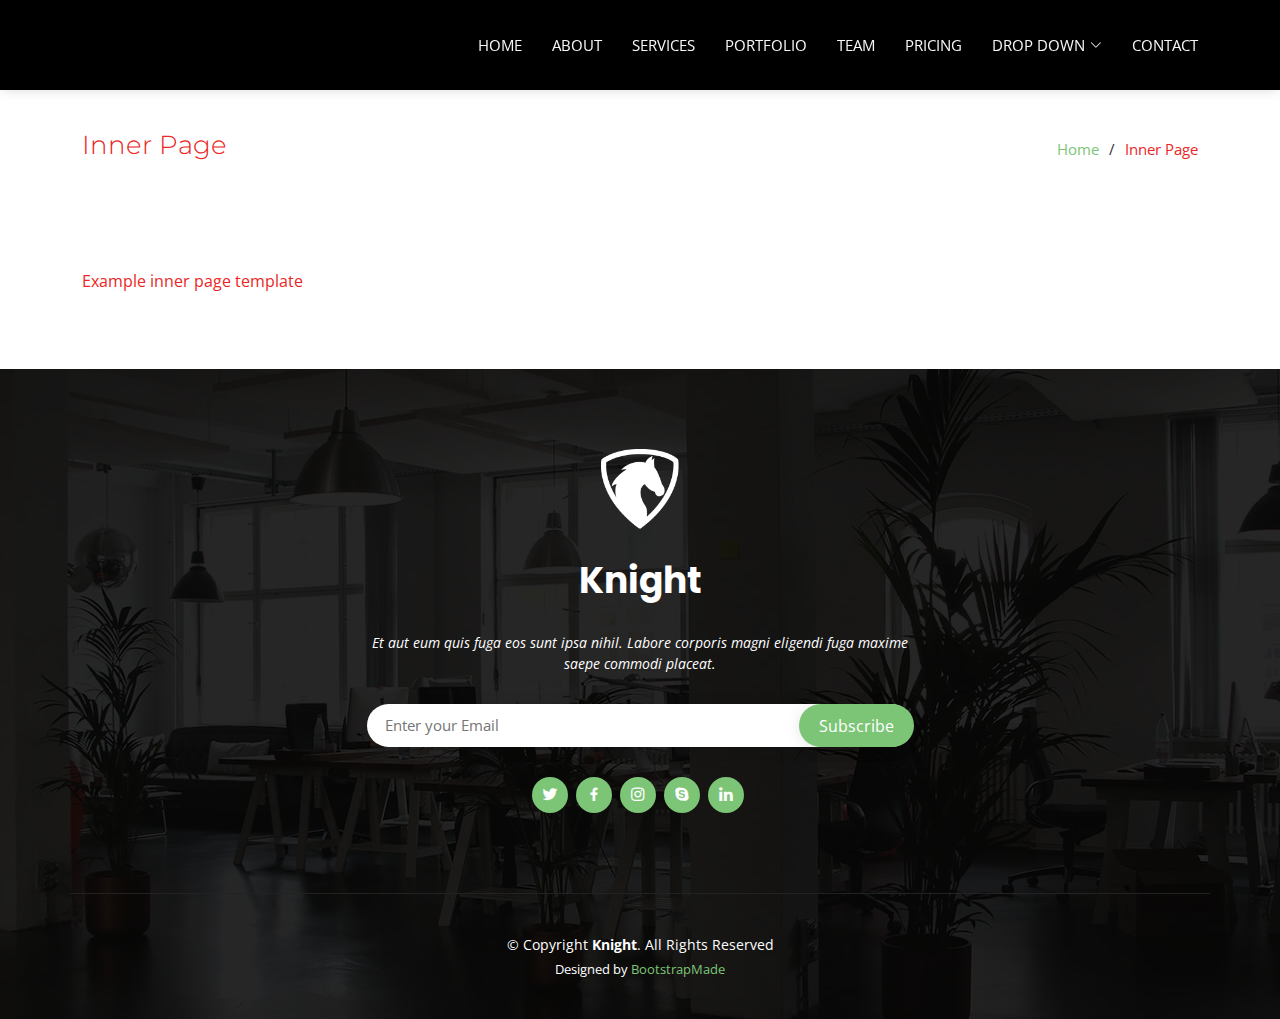
<file: inner-page.html>
<!DOCTYPE html>
<html lang="en">

<head>
  <meta charset="utf-8">
  <meta content="width=device-width, initial-scale=1.0" name="viewport">

  <title>Inner Page - Knight Bootstrap Template</title>
  <meta content="" name="description">
  <meta content="" name="keywords">

  <!-- Favicons -->
  <link href="assets/img/favicon.png" rel="icon">
  <link href="assets/img/apple-touch-icon.png" rel="apple-touch-icon">

  <!-- Google Fonts -->
  <link href="https://fonts.googleapis.com/css?family=Open+Sans:300,300i,400,400i,600,600i,700,700i|Montserrat:300,300i,400,400i,500,500i,600,600i,700,700i|Poppins:300,300i,400,400i,500,500i,600,600i,700,700i" rel="stylesheet">

  <!-- Vendor CSS Files -->
  <link href="assets/vendor/aos/aos.css" rel="stylesheet">
  <link href="assets/vendor/bootstrap/css/bootstrap.min.css" rel="stylesheet">
  <link href="assets/vendor/bootstrap-icons/bootstrap-icons.css" rel="stylesheet">
  <link href="assets/vendor/boxicons/css/boxicons.min.css" rel="stylesheet">
  <link href="assets/vendor/glightbox/css/glightbox.min.css" rel="stylesheet">
  <link href="assets/vendor/swiper/swiper-bundle.min.css" rel="stylesheet">

  <!-- Template Main CSS File -->
  <link href="assets/css/style.css" rel="stylesheet">

  <!-- =======================================================
  * Template Name: Knight
  * Updated: Jul 27 2023 with Bootstrap v5.3.1
  * Template URL: https://bootstrapmade.com/knight-free-bootstrap-theme/
  * Author: BootstrapMade.com
  * License: https://bootstrapmade.com/license/
  ======================================================== -->
</head>

<body>

  <!-- ======= Header ======= -->
  <header id="header" class="d-flex align-items-center">
    <div class="container d-flex align-items-center justify-content-between">

      <div class="logo">
        <a href="index.html"><img src="assets/img/logo.png" alt="" class="img-fluid"></a>
      </div>

      <nav id="navbar" class="navbar">
        <ul>
          <li><a class="nav-link scrollto " href="#hero">Home</a></li>
          <li><a class="nav-link scrollto" href="#about">About</a></li>
          <li><a class="nav-link scrollto" href="#services">Services</a></li>
          <li><a class="nav-link scrollto " href="#portfolio">Portfolio</a></li>
          <li><a class="nav-link scrollto" href="#team">Team</a></li>
          <li><a class="nav-link scrollto" href="#pricing">Pricing</a></li>
          <li class="dropdown"><a href="#"><span>Drop Down</span> <i class="bi bi-chevron-down"></i></a>
            <ul>
              <li><a href="#">Drop Down 1</a></li>
              <li class="dropdown"><a href="#"><span>Deep Drop Down</span> <i class="bi bi-chevron-right"></i></a>
                <ul>
                  <li><a href="#">Deep Drop Down 1</a></li>
                  <li><a href="#">Deep Drop Down 2</a></li>
                  <li><a href="#">Deep Drop Down 3</a></li>
                  <li><a href="#">Deep Drop Down 4</a></li>
                  <li><a href="#">Deep Drop Down 5</a></li>
                </ul>
              </li>
              <li><a href="#">Drop Down 2</a></li>
              <li><a href="#">Drop Down 3</a></li>
              <li><a href="#">Drop Down 4</a></li>
            </ul>
          </li>
          <li><a class="nav-link scrollto" href="#contact">Contact</a></li>
        </ul>
        <i class="bi bi-list mobile-nav-toggle"></i>
      </nav><!-- .navbar -->

    </div>
  </header><!-- End Header -->

  <main id="main">

    <!-- ======= Breadcrumbs ======= -->
    <section class="breadcrumbs">
      <div class="container">

        <div class="d-flex justify-content-between align-items-center">
          <h2>Inner Page</h2>
          <ol>
            <li><a href="index.html">Home</a></li>
            <li>Inner Page</li>
          </ol>
        </div>

      </div>
    </section><!-- End Breadcrumbs -->

    <section class="inner-page">
      <div class="container">
        <p>
          Example inner page template
        </p>
      </div>
    </section>

  </main><!-- End #main -->

  <!-- ======= Footer ======= -->
  <footer id="footer">

    <div class="footer-top">

      <div class="container">

        <div class="row justify-content-center">
          <div class="col-lg-6">
            <a href="#header" class="scrollto footer-logo"><img src="assets/img/hero-logo.png" alt=""></a>
            <h3>Knight</h3>
            <p>Et aut eum quis fuga eos sunt ipsa nihil. Labore corporis magni eligendi fuga maxime saepe commodi placeat.</p>
          </div>
        </div>

        <div class="row footer-newsletter justify-content-center">
          <div class="col-lg-6">
            <form action="" method="post">
              <input type="email" name="email" placeholder="Enter your Email"><input type="submit" value="Subscribe">
            </form>
          </div>
        </div>

        <div class="social-links">
          <a href="#" class="twitter"><i class="bx bxl-twitter"></i></a>
          <a href="#" class="facebook"><i class="bx bxl-facebook"></i></a>
          <a href="#" class="instagram"><i class="bx bxl-instagram"></i></a>
          <a href="#" class="google-plus"><i class="bx bxl-skype"></i></a>
          <a href="#" class="linkedin"><i class="bx bxl-linkedin"></i></a>
        </div>

      </div>
    </div>

    <div class="container footer-bottom clearfix">
      <div class="copyright">
        &copy; Copyright <strong><span>Knight</span></strong>. All Rights Reserved
      </div>
      <div class="credits">
        <!-- All the links in the footer should remain intact. -->
        <!-- You can delete the links only if you purchased the pro version. -->
        <!-- Licensing information: https://bootstrapmade.com/license/ -->
        <!-- Purchase the pro version with working PHP/AJAX contact form: https://bootstrapmade.com/knight-free-bootstrap-theme/ -->
        Designed by <a href="https://bootstrapmade.com/">BootstrapMade</a>
      </div>
    </div>
  </footer><!-- End Footer -->

  <a href="#" class="back-to-top d-flex align-items-center justify-content-center"><i class="bi bi-arrow-up-short"></i></a>

  <!-- Vendor JS Files -->
  <script src="assets/vendor/aos/aos.js"></script>
  <script src="assets/vendor/bootstrap/js/bootstrap.bundle.min.js"></script>
  <script src="assets/vendor/glightbox/js/glightbox.min.js"></script>
  <script src="assets/vendor/isotope-layout/isotope.pkgd.min.js"></script>
  <script src="assets/vendor/swiper/swiper-bundle.min.js"></script>
  <script src="assets/vendor/php-email-form/validate.js"></script>

  <!-- Template Main JS File -->
  <script src="assets/js/main.js"></script>

</body>

</html>
</file>
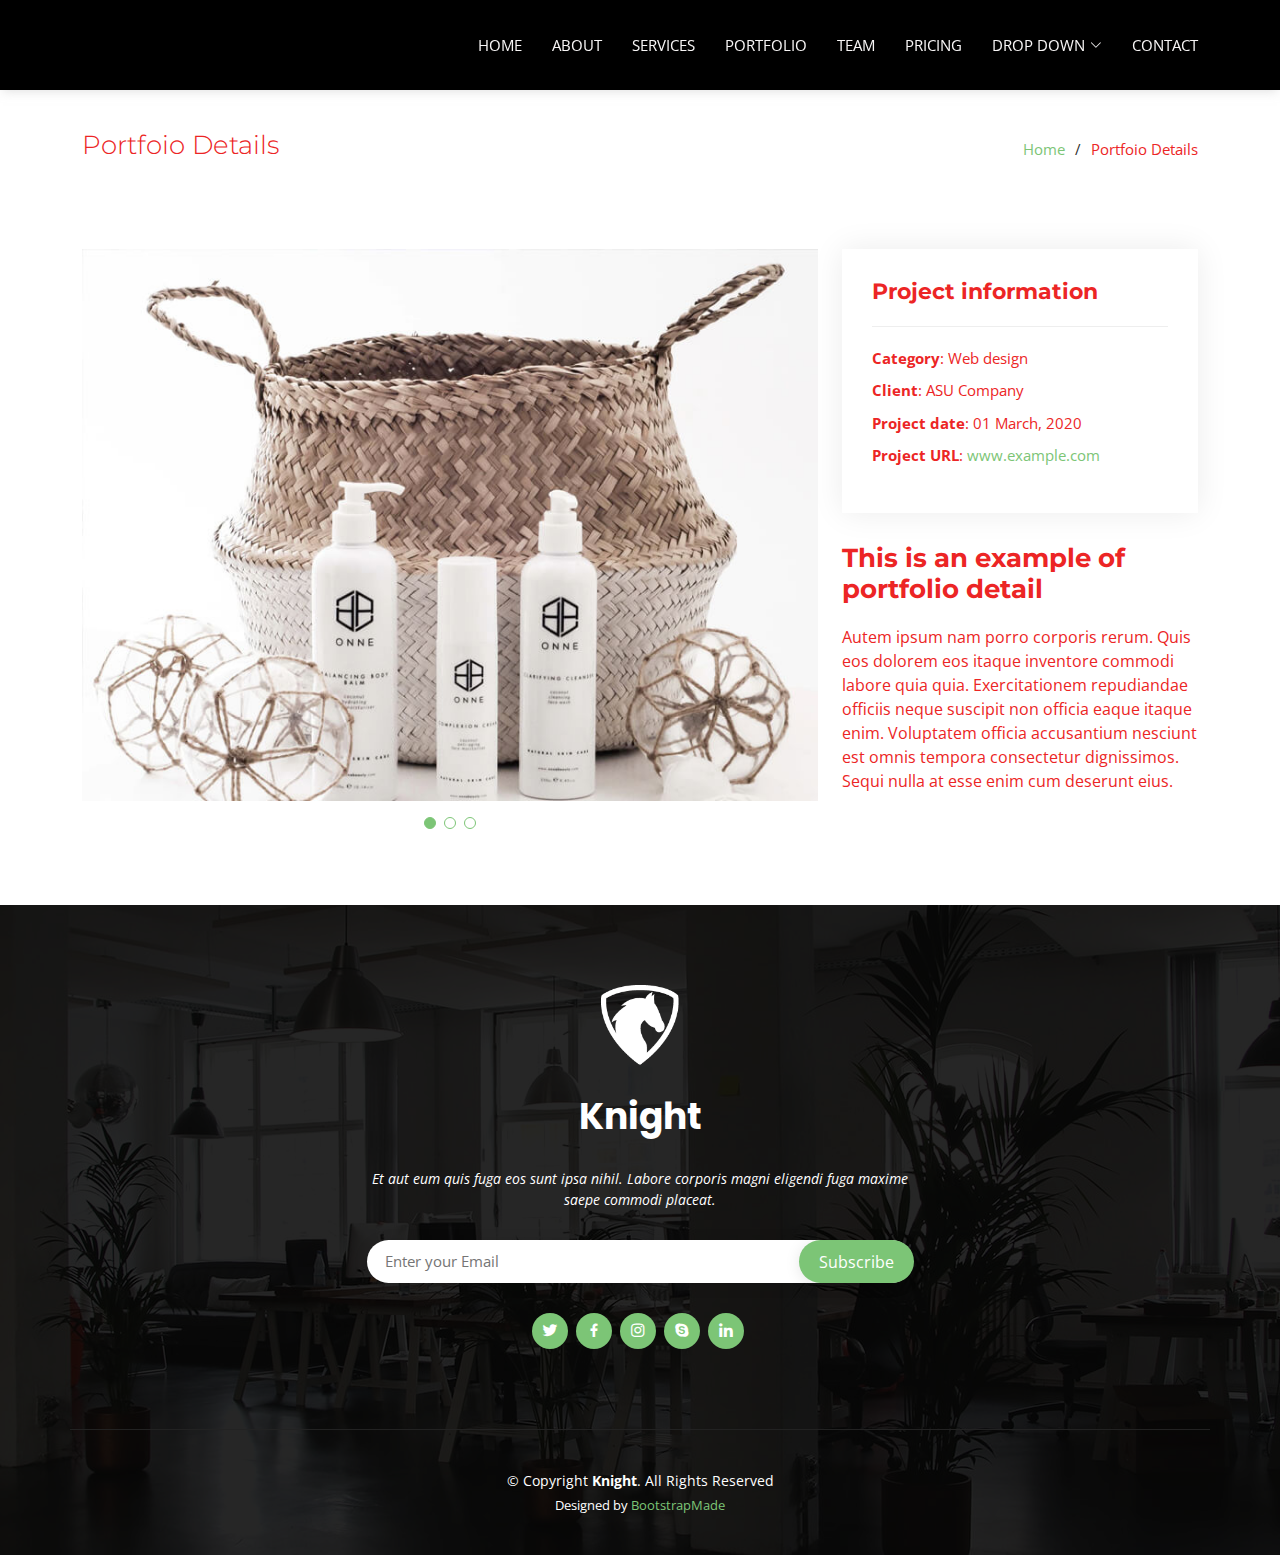
<file: portfolio-details.html>
<!DOCTYPE html>
<html lang="en">

<head>
  <meta charset="utf-8">
  <meta content="width=device-width, initial-scale=1.0" name="viewport">

  <title>Portfolio Details - Knight Bootstrap Template</title>
  <meta content="" name="description">
  <meta content="" name="keywords">

  <!-- Favicons -->
  <link href="assets/img/favicon.png" rel="icon">
  <link href="assets/img/apple-touch-icon.png" rel="apple-touch-icon">

  <!-- Google Fonts -->
  <link href="https://fonts.googleapis.com/css?family=Open+Sans:300,300i,400,400i,600,600i,700,700i|Montserrat:300,300i,400,400i,500,500i,600,600i,700,700i|Poppins:300,300i,400,400i,500,500i,600,600i,700,700i" rel="stylesheet">

  <!-- Vendor CSS Files -->
  <link href="assets/vendor/aos/aos.css" rel="stylesheet">
  <link href="assets/vendor/bootstrap/css/bootstrap.min.css" rel="stylesheet">
  <link href="assets/vendor/bootstrap-icons/bootstrap-icons.css" rel="stylesheet">
  <link href="assets/vendor/boxicons/css/boxicons.min.css" rel="stylesheet">
  <link href="assets/vendor/glightbox/css/glightbox.min.css" rel="stylesheet">
  <link href="assets/vendor/swiper/swiper-bundle.min.css" rel="stylesheet">

  <!-- Template Main CSS File -->
  <link href="assets/css/style.css" rel="stylesheet">

  <!-- =======================================================
  * Template Name: Knight
  * Updated: Jul 27 2023 with Bootstrap v5.3.1
  * Template URL: https://bootstrapmade.com/knight-free-bootstrap-theme/
  * Author: BootstrapMade.com
  * License: https://bootstrapmade.com/license/
  ======================================================== -->
</head>

<body>

  <!-- ======= Header ======= -->
  <header id="header" class="d-flex align-items-center">
    <div class="container d-flex align-items-center justify-content-between">

      <div class="logo">
        <a href="index.html"><img src="assets/img/logo.png" alt="" class="img-fluid"></a>
      </div>

      <nav id="navbar" class="navbar">
        <ul>
          <li><a class="nav-link scrollto " href="#hero">Home</a></li>
          <li><a class="nav-link scrollto" href="#about">About</a></li>
          <li><a class="nav-link scrollto" href="#services">Services</a></li>
          <li><a class="nav-link scrollto " href="#portfolio">Portfolio</a></li>
          <li><a class="nav-link scrollto" href="#team">Team</a></li>
          <li><a class="nav-link scrollto" href="#pricing">Pricing</a></li>
          <li class="dropdown"><a href="#"><span>Drop Down</span> <i class="bi bi-chevron-down"></i></a>
            <ul>
              <li><a href="#">Drop Down 1</a></li>
              <li class="dropdown"><a href="#"><span>Deep Drop Down</span> <i class="bi bi-chevron-right"></i></a>
                <ul>
                  <li><a href="#">Deep Drop Down 1</a></li>
                  <li><a href="#">Deep Drop Down 2</a></li>
                  <li><a href="#">Deep Drop Down 3</a></li>
                  <li><a href="#">Deep Drop Down 4</a></li>
                  <li><a href="#">Deep Drop Down 5</a></li>
                </ul>
              </li>
              <li><a href="#">Drop Down 2</a></li>
              <li><a href="#">Drop Down 3</a></li>
              <li><a href="#">Drop Down 4</a></li>
            </ul>
          </li>
          <li><a class="nav-link scrollto" href="#contact">Contact</a></li>
        </ul>
        <i class="bi bi-list mobile-nav-toggle"></i>
      </nav><!-- .navbar -->

    </div>
  </header><!-- End Header -->

  <main id="main" data-aos="fade-up">

    <!-- ======= Breadcrumbs ======= -->
    <section id="breadcrumbs" class="breadcrumbs">
      <div class="container">

        <div class="d-flex justify-content-between align-items-center">
          <h2>Portfoio Details</h2>
          <ol>
            <li><a href="index.html">Home</a></li>
            <li>Portfoio Details</li>
          </ol>
        </div>

      </div>
    </section><!-- End Breadcrumbs -->

    <!-- ======= Portfolio Details Section ======= -->
    <section id="portfolio-details" class="portfolio-details">
      <div class="container">

        <div class="row gy-4">

          <div class="col-lg-8">
            <div class="portfolio-details-slider swiper">
              <div class="swiper-wrapper align-items-center">

                <div class="swiper-slide">
                  <img src="assets/img/portfolio/portfolio-1.jpg" alt="">
                </div>

                <div class="swiper-slide">
                  <img src="assets/img/portfolio/portfolio-2.jpg" alt="">
                </div>

                <div class="swiper-slide">
                  <img src="assets/img/portfolio/portfolio-3.jpg" alt="">
                </div>

              </div>
              <div class="swiper-pagination"></div>
            </div>
          </div>

          <div class="col-lg-4">
            <div class="portfolio-info">
              <h3>Project information</h3>
              <ul>
                <li><strong>Category</strong>: Web design</li>
                <li><strong>Client</strong>: ASU Company</li>
                <li><strong>Project date</strong>: 01 March, 2020</li>
                <li><strong>Project URL</strong>: <a href="#">www.example.com</a></li>
              </ul>
            </div>
            <div class="portfolio-description">
              <h2>This is an example of portfolio detail</h2>
              <p>
                Autem ipsum nam porro corporis rerum. Quis eos dolorem eos itaque inventore commodi labore quia quia. Exercitationem repudiandae officiis neque suscipit non officia eaque itaque enim. Voluptatem officia accusantium nesciunt est omnis tempora consectetur dignissimos. Sequi nulla at esse enim cum deserunt eius.
              </p>
            </div>
          </div>

        </div>

      </div>
    </section><!-- End Portfolio Details Section -->

  </main><!-- End #main -->

  <!-- ======= Footer ======= -->
  <footer id="footer">

    <div class="footer-top">

      <div class="container">

        <div class="row justify-content-center">
          <div class="col-lg-6">
            <a href="#header" class="scrollto footer-logo"><img src="assets/img/hero-logo.png" alt=""></a>
            <h3>Knight</h3>
            <p>Et aut eum quis fuga eos sunt ipsa nihil. Labore corporis magni eligendi fuga maxime saepe commodi placeat.</p>
          </div>
        </div>

        <div class="row footer-newsletter justify-content-center">
          <div class="col-lg-6">
            <form action="" method="post">
              <input type="email" name="email" placeholder="Enter your Email"><input type="submit" value="Subscribe">
            </form>
          </div>
        </div>

        <div class="social-links">
          <a href="#" class="twitter"><i class="bx bxl-twitter"></i></a>
          <a href="#" class="facebook"><i class="bx bxl-facebook"></i></a>
          <a href="#" class="instagram"><i class="bx bxl-instagram"></i></a>
          <a href="#" class="google-plus"><i class="bx bxl-skype"></i></a>
          <a href="#" class="linkedin"><i class="bx bxl-linkedin"></i></a>
        </div>

      </div>
    </div>

    <div class="container footer-bottom clearfix">
      <div class="copyright">
        &copy; Copyright <strong><span>Knight</span></strong>. All Rights Reserved
      </div>
      <div class="credits">
        <!-- All the links in the footer should remain intact. -->
        <!-- You can delete the links only if you purchased the pro version. -->
        <!-- Licensing information: https://bootstrapmade.com/license/ -->
        <!-- Purchase the pro version with working PHP/AJAX contact form: https://bootstrapmade.com/knight-free-bootstrap-theme/ -->
        Designed by <a href="https://bootstrapmade.com/">BootstrapMade</a>
      </div>
    </div>
  </footer><!-- End Footer -->

  <a href="#" class="back-to-top d-flex align-items-center justify-content-center"><i class="bi bi-arrow-up-short"></i></a>

  <!-- Vendor JS Files -->
  <script src="assets/vendor/aos/aos.js"></script>
  <script src="assets/vendor/bootstrap/js/bootstrap.bundle.min.js"></script>
  <script src="assets/vendor/glightbox/js/glightbox.min.js"></script>
  <script src="assets/vendor/isotope-layout/isotope.pkgd.min.js"></script>
  <script src="assets/vendor/swiper/swiper-bundle.min.js"></script>
  <script src="assets/vendor/php-email-form/validate.js"></script>

  <!-- Template Main JS File -->
  <script src="assets/js/main.js"></script>

</body>

</html>
</file>
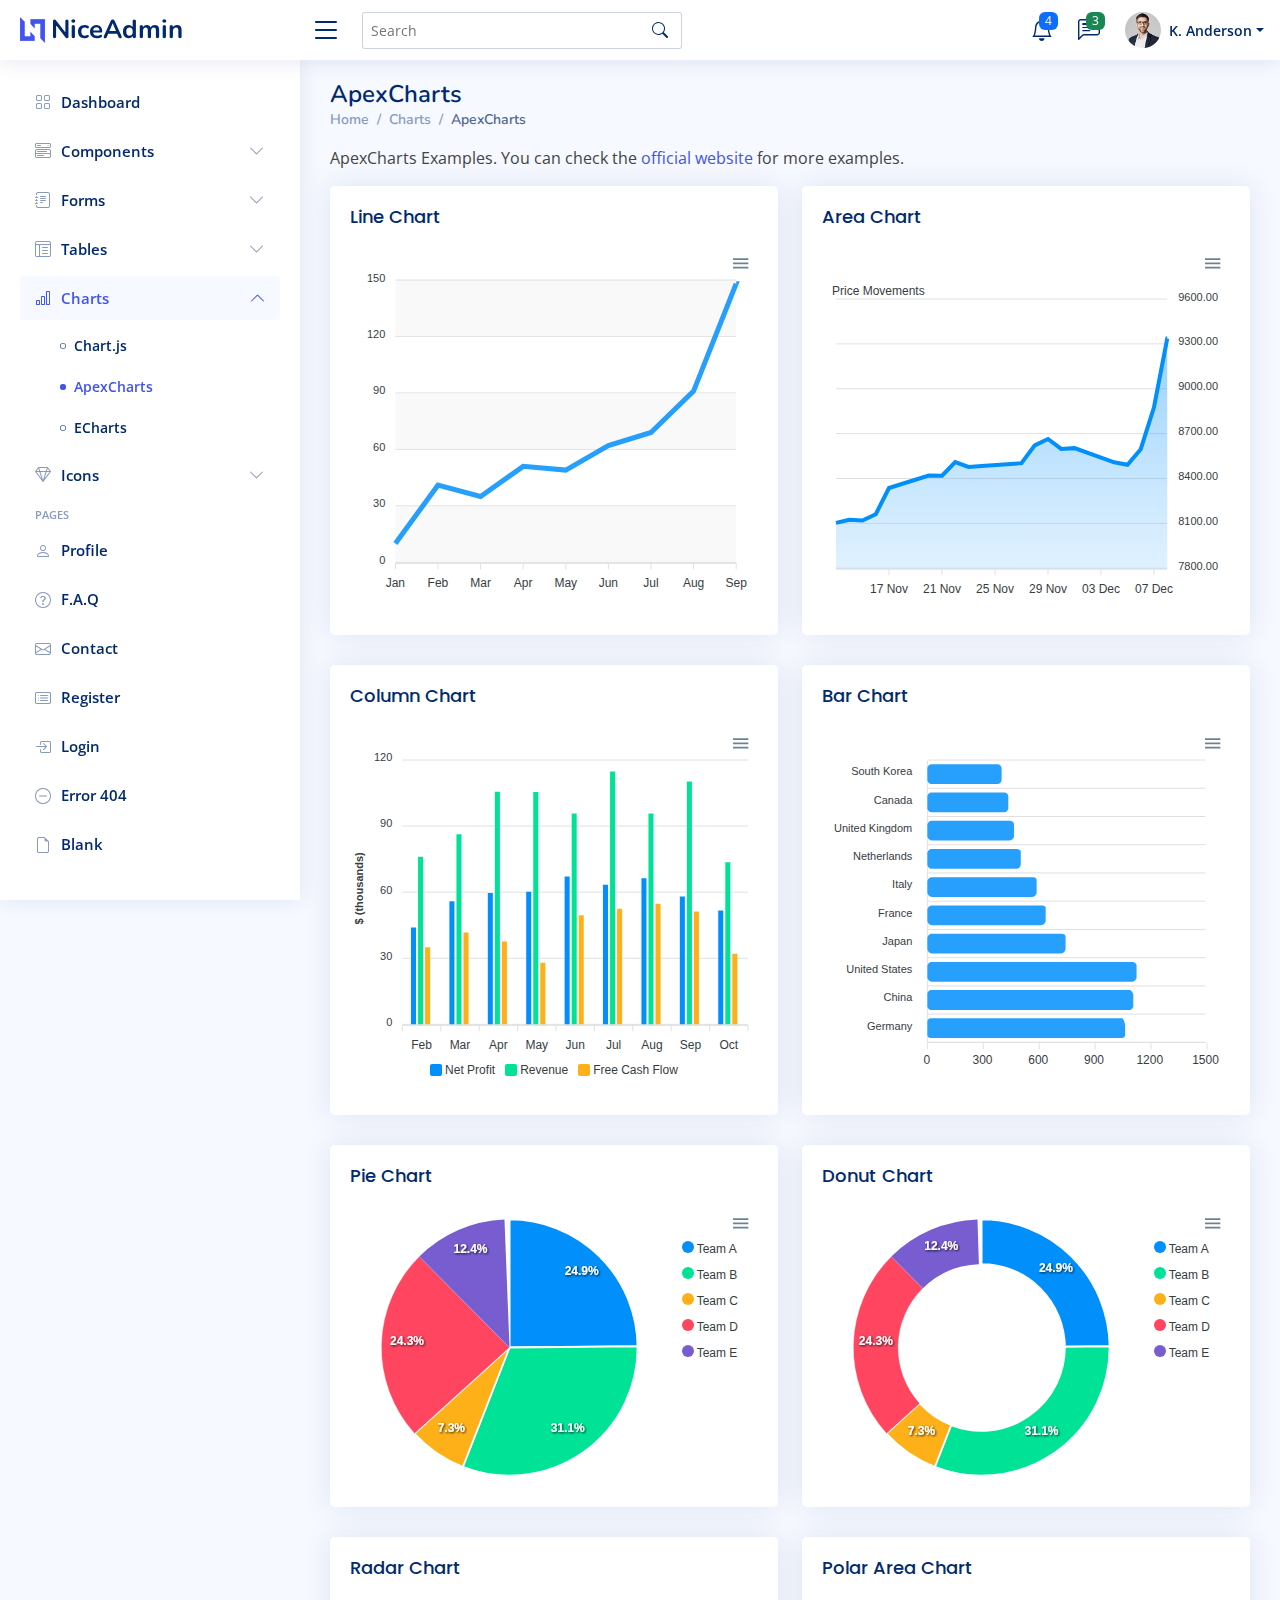
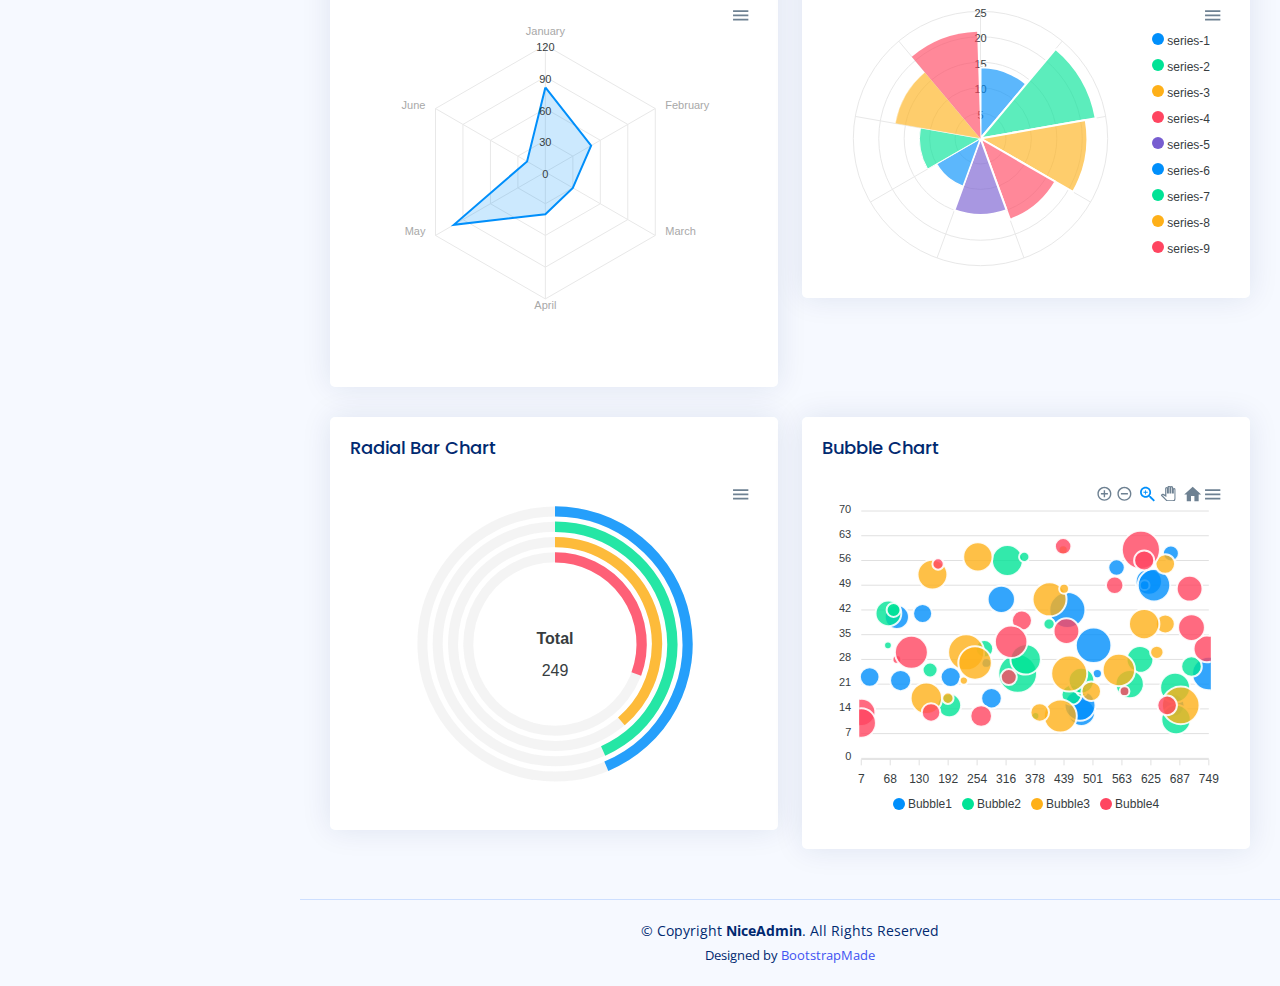
<file: admin0/charts-apexcharts.html>
<!DOCTYPE html>
<html lang="en">

<head>
  <meta charset="utf-8">
  <meta content="width=device-width, initial-scale=1.0" name="viewport">

  <title>Charts / ApexCharts - NiceAdmin Bootstrap Template</title>
  <meta content="" name="description">
  <meta content="" name="keywords">

  <!-- Favicons -->
  <link href="assets/img/favicon.png" rel="icon">
  <link href="assets/img/apple-touch-icon.png" rel="apple-touch-icon">

  <!-- Google Fonts -->
  <link href="https://fonts.gstatic.com" rel="preconnect">
  <link href="https://fonts.googleapis.com/css?family=Open+Sans:300,300i,400,400i,600,600i,700,700i|Nunito:300,300i,400,400i,600,600i,700,700i|Poppins:300,300i,400,400i,500,500i,600,600i,700,700i" rel="stylesheet">

  <!-- Vendor CSS Files -->
  <link href="assets/vendor/bootstrap/css/bootstrap.min.css" rel="stylesheet">
  <link href="assets/vendor/bootstrap-icons/bootstrap-icons.css" rel="stylesheet">
  <link href="assets/vendor/boxicons/css/boxicons.min.css" rel="stylesheet">
  <link href="assets/vendor/quill/quill.snow.css" rel="stylesheet">
  <link href="assets/vendor/quill/quill.bubble.css" rel="stylesheet">
  <link href="assets/vendor/remixicon/remixicon.css" rel="stylesheet">
  <link href="assets/vendor/simple-datatables/style.css" rel="stylesheet">

  <!-- Template Main CSS File -->
  <link href="assets/css/style.css" rel="stylesheet">

  <!-- =======================================================
  * Template Name: NiceAdmin
  * Updated: Aug 30 2023 with Bootstrap v5.3.1
  * Template URL: https://bootstrapmade.com/nice-admin-bootstrap-admin-html-template/
  * Author: BootstrapMade.com
  * License: https://bootstrapmade.com/license/
  ======================================================== -->
</head>

<body>

  <!-- ======= Header ======= -->
  <header id="header" class="header fixed-top d-flex align-items-center">

    <div class="d-flex align-items-center justify-content-between">
      <a href="index.html" class="logo d-flex align-items-center">
        <img src="assets/img/logo.png" alt="">
        <span class="d-none d-lg-block">NiceAdmin</span>
      </a>
      <i class="bi bi-list toggle-sidebar-btn"></i>
    </div><!-- End Logo -->

    <div class="search-bar">
      <form class="search-form d-flex align-items-center" method="POST" action="#">
        <input type="text" name="query" placeholder="Search" title="Enter search keyword">
        <button type="submit" title="Search"><i class="bi bi-search"></i></button>
      </form>
    </div><!-- End Search Bar -->

    <nav class="header-nav ms-auto">
      <ul class="d-flex align-items-center">

        <li class="nav-item d-block d-lg-none">
          <a class="nav-link nav-icon search-bar-toggle " href="#">
            <i class="bi bi-search"></i>
          </a>
        </li><!-- End Search Icon-->

        <li class="nav-item dropdown">

          <a class="nav-link nav-icon" href="#" data-bs-toggle="dropdown">
            <i class="bi bi-bell"></i>
            <span class="badge bg-primary badge-number">4</span>
          </a><!-- End Notification Icon -->

          <ul class="dropdown-menu dropdown-menu-end dropdown-menu-arrow notifications">
            <li class="dropdown-header">
              You have 4 new notifications
              <a href="#"><span class="badge rounded-pill bg-primary p-2 ms-2">View all</span></a>
            </li>
            <li>
              <hr class="dropdown-divider">
            </li>

            <li class="notification-item">
              <i class="bi bi-exclamation-circle text-warning"></i>
              <div>
                <h4>Lorem Ipsum</h4>
                <p>Quae dolorem earum veritatis oditseno</p>
                <p>30 min. ago</p>
              </div>
            </li>

            <li>
              <hr class="dropdown-divider">
            </li>

            <li class="notification-item">
              <i class="bi bi-x-circle text-danger"></i>
              <div>
                <h4>Atque rerum nesciunt</h4>
                <p>Quae dolorem earum veritatis oditseno</p>
                <p>1 hr. ago</p>
              </div>
            </li>

            <li>
              <hr class="dropdown-divider">
            </li>

            <li class="notification-item">
              <i class="bi bi-check-circle text-success"></i>
              <div>
                <h4>Sit rerum fuga</h4>
                <p>Quae dolorem earum veritatis oditseno</p>
                <p>2 hrs. ago</p>
              </div>
            </li>

            <li>
              <hr class="dropdown-divider">
            </li>

            <li class="notification-item">
              <i class="bi bi-info-circle text-primary"></i>
              <div>
                <h4>Dicta reprehenderit</h4>
                <p>Quae dolorem earum veritatis oditseno</p>
                <p>4 hrs. ago</p>
              </div>
            </li>

            <li>
              <hr class="dropdown-divider">
            </li>
            <li class="dropdown-footer">
              <a href="#">Show all notifications</a>
            </li>

          </ul><!-- End Notification Dropdown Items -->

        </li><!-- End Notification Nav -->

        <li class="nav-item dropdown">

          <a class="nav-link nav-icon" href="#" data-bs-toggle="dropdown">
            <i class="bi bi-chat-left-text"></i>
            <span class="badge bg-success badge-number">3</span>
          </a><!-- End Messages Icon -->

          <ul class="dropdown-menu dropdown-menu-end dropdown-menu-arrow messages">
            <li class="dropdown-header">
              You have 3 new messages
              <a href="#"><span class="badge rounded-pill bg-primary p-2 ms-2">View all</span></a>
            </li>
            <li>
              <hr class="dropdown-divider">
            </li>

            <li class="message-item">
              <a href="#">
                <img src="assets/img/messages-1.jpg" alt="" class="rounded-circle">
                <div>
                  <h4>Maria Hudson</h4>
                  <p>Velit asperiores et ducimus soluta repudiandae labore officia est ut...</p>
                  <p>4 hrs. ago</p>
                </div>
              </a>
            </li>
            <li>
              <hr class="dropdown-divider">
            </li>

            <li class="message-item">
              <a href="#">
                <img src="assets/img/messages-2.jpg" alt="" class="rounded-circle">
                <div>
                  <h4>Anna Nelson</h4>
                  <p>Velit asperiores et ducimus soluta repudiandae labore officia est ut...</p>
                  <p>6 hrs. ago</p>
                </div>
              </a>
            </li>
            <li>
              <hr class="dropdown-divider">
            </li>

            <li class="message-item">
              <a href="#">
                <img src="assets/img/messages-3.jpg" alt="" class="rounded-circle">
                <div>
                  <h4>David Muldon</h4>
                  <p>Velit asperiores et ducimus soluta repudiandae labore officia est ut...</p>
                  <p>8 hrs. ago</p>
                </div>
              </a>
            </li>
            <li>
              <hr class="dropdown-divider">
            </li>

            <li class="dropdown-footer">
              <a href="#">Show all messages</a>
            </li>

          </ul><!-- End Messages Dropdown Items -->

        </li><!-- End Messages Nav -->

        <li class="nav-item dropdown pe-3">

          <a class="nav-link nav-profile d-flex align-items-center pe-0" href="#" data-bs-toggle="dropdown">
            <img src="assets/img/profile-img.jpg" alt="Profile" class="rounded-circle">
            <span class="d-none d-md-block dropdown-toggle ps-2">K. Anderson</span>
          </a><!-- End Profile Iamge Icon -->

          <ul class="dropdown-menu dropdown-menu-end dropdown-menu-arrow profile">
            <li class="dropdown-header">
              <h6>Kevin Anderson</h6>
              <span>Web Designer</span>
            </li>
            <li>
              <hr class="dropdown-divider">
            </li>

            <li>
              <a class="dropdown-item d-flex align-items-center" href="users-profile.html">
                <i class="bi bi-person"></i>
                <span>My Profile</span>
              </a>
            </li>
            <li>
              <hr class="dropdown-divider">
            </li>

            <li>
              <a class="dropdown-item d-flex align-items-center" href="users-profile.html">
                <i class="bi bi-gear"></i>
                <span>Account Settings</span>
              </a>
            </li>
            <li>
              <hr class="dropdown-divider">
            </li>

            <li>
              <a class="dropdown-item d-flex align-items-center" href="pages-faq.html">
                <i class="bi bi-question-circle"></i>
                <span>Need Help?</span>
              </a>
            </li>
            <li>
              <hr class="dropdown-divider">
            </li>

            <li>
              <a class="dropdown-item d-flex align-items-center" href="#">
                <i class="bi bi-box-arrow-right"></i>
                <span>Sign Out</span>
              </a>
            </li>

          </ul><!-- End Profile Dropdown Items -->
        </li><!-- End Profile Nav -->

      </ul>
    </nav><!-- End Icons Navigation -->

  </header><!-- End Header -->

  <!-- ======= Sidebar ======= -->
  <aside id="sidebar" class="sidebar">

    <ul class="sidebar-nav" id="sidebar-nav">

      <li class="nav-item">
        <a class="nav-link collapsed" href="index.html">
          <i class="bi bi-grid"></i>
          <span>Dashboard</span>
        </a>
      </li><!-- End Dashboard Nav -->

      <li class="nav-item">
        <a class="nav-link collapsed" data-bs-target="#components-nav" data-bs-toggle="collapse" href="#">
          <i class="bi bi-menu-button-wide"></i><span>Components</span><i class="bi bi-chevron-down ms-auto"></i>
        </a>
        <ul id="components-nav" class="nav-content collapse " data-bs-parent="#sidebar-nav">
          <li>
            <a href="components-alerts.html">
              <i class="bi bi-circle"></i><span>Alerts</span>
            </a>
          </li>
          <li>
            <a href="components-accordion.html">
              <i class="bi bi-circle"></i><span>Accordion</span>
            </a>
          </li>
          <li>
            <a href="components-badges.html">
              <i class="bi bi-circle"></i><span>Badges</span>
            </a>
          </li>
          <li>
            <a href="components-breadcrumbs.html">
              <i class="bi bi-circle"></i><span>Breadcrumbs</span>
            </a>
          </li>
          <li>
            <a href="components-buttons.html">
              <i class="bi bi-circle"></i><span>Buttons</span>
            </a>
          </li>
          <li>
            <a href="components-cards.html">
              <i class="bi bi-circle"></i><span>Cards</span>
            </a>
          </li>
          <li>
            <a href="components-carousel.html">
              <i class="bi bi-circle"></i><span>Carousel</span>
            </a>
          </li>
          <li>
            <a href="components-list-group.html">
              <i class="bi bi-circle"></i><span>List group</span>
            </a>
          </li>
          <li>
            <a href="components-modal.html">
              <i class="bi bi-circle"></i><span>Modal</span>
            </a>
          </li>
          <li>
            <a href="components-tabs.html">
              <i class="bi bi-circle"></i><span>Tabs</span>
            </a>
          </li>
          <li>
            <a href="components-pagination.html">
              <i class="bi bi-circle"></i><span>Pagination</span>
            </a>
          </li>
          <li>
            <a href="components-progress.html">
              <i class="bi bi-circle"></i><span>Progress</span>
            </a>
          </li>
          <li>
            <a href="components-spinners.html">
              <i class="bi bi-circle"></i><span>Spinners</span>
            </a>
          </li>
          <li>
            <a href="components-tooltips.html">
              <i class="bi bi-circle"></i><span>Tooltips</span>
            </a>
          </li>
        </ul>
      </li><!-- End Components Nav -->

      <li class="nav-item">
        <a class="nav-link collapsed" data-bs-target="#forms-nav" data-bs-toggle="collapse" href="#">
          <i class="bi bi-journal-text"></i><span>Forms</span><i class="bi bi-chevron-down ms-auto"></i>
        </a>
        <ul id="forms-nav" class="nav-content collapse " data-bs-parent="#sidebar-nav">
          <li>
            <a href="forms-elements.html">
              <i class="bi bi-circle"></i><span>Form Elements</span>
            </a>
          </li>
          <li>
            <a href="forms-layouts.html">
              <i class="bi bi-circle"></i><span>Form Layouts</span>
            </a>
          </li>
          <li>
            <a href="forms-editors.html">
              <i class="bi bi-circle"></i><span>Form Editors</span>
            </a>
          </li>
          <li>
            <a href="forms-validation.html">
              <i class="bi bi-circle"></i><span>Form Validation</span>
            </a>
          </li>
        </ul>
      </li><!-- End Forms Nav -->

      <li class="nav-item">
        <a class="nav-link collapsed" data-bs-target="#tables-nav" data-bs-toggle="collapse" href="#">
          <i class="bi bi-layout-text-window-reverse"></i><span>Tables</span><i class="bi bi-chevron-down ms-auto"></i>
        </a>
        <ul id="tables-nav" class="nav-content collapse " data-bs-parent="#sidebar-nav">
          <li>
            <a href="tables-general.html">
              <i class="bi bi-circle"></i><span>General Tables</span>
            </a>
          </li>
          <li>
            <a href="tables-data.html">
              <i class="bi bi-circle"></i><span>Data Tables</span>
            </a>
          </li>
        </ul>
      </li><!-- End Tables Nav -->

      <li class="nav-item">
        <a class="nav-link " data-bs-target="#charts-nav" data-bs-toggle="collapse" href="#">
          <i class="bi bi-bar-chart"></i><span>Charts</span><i class="bi bi-chevron-down ms-auto"></i>
        </a>
        <ul id="charts-nav" class="nav-content collapse show" data-bs-parent="#sidebar-nav">
          <li>
            <a href="charts-chartjs.html">
              <i class="bi bi-circle"></i><span>Chart.js</span>
            </a>
          </li>
          <li>
            <a href="charts-apexcharts.html" class="active">
              <i class="bi bi-circle"></i><span>ApexCharts</span>
            </a>
          </li>
          <li>
            <a href="charts-echarts.html">
              <i class="bi bi-circle"></i><span>ECharts</span>
            </a>
          </li>
        </ul>
      </li><!-- End Charts Nav -->

      <li class="nav-item">
        <a class="nav-link collapsed" data-bs-target="#icons-nav" data-bs-toggle="collapse" href="#">
          <i class="bi bi-gem"></i><span>Icons</span><i class="bi bi-chevron-down ms-auto"></i>
        </a>
        <ul id="icons-nav" class="nav-content collapse " data-bs-parent="#sidebar-nav">
          <li>
            <a href="icons-bootstrap.html">
              <i class="bi bi-circle"></i><span>Bootstrap Icons</span>
            </a>
          </li>
          <li>
            <a href="icons-remix.html">
              <i class="bi bi-circle"></i><span>Remix Icons</span>
            </a>
          </li>
          <li>
            <a href="icons-boxicons.html">
              <i class="bi bi-circle"></i><span>Boxicons</span>
            </a>
          </li>
        </ul>
      </li><!-- End Icons Nav -->

      <li class="nav-heading">Pages</li>

      <li class="nav-item">
        <a class="nav-link collapsed" href="users-profile.html">
          <i class="bi bi-person"></i>
          <span>Profile</span>
        </a>
      </li><!-- End Profile Page Nav -->

      <li class="nav-item">
        <a class="nav-link collapsed" href="pages-faq.html">
          <i class="bi bi-question-circle"></i>
          <span>F.A.Q</span>
        </a>
      </li><!-- End F.A.Q Page Nav -->

      <li class="nav-item">
        <a class="nav-link collapsed" href="pages-contact.html">
          <i class="bi bi-envelope"></i>
          <span>Contact</span>
        </a>
      </li><!-- End Contact Page Nav -->

      <li class="nav-item">
        <a class="nav-link collapsed" href="pages-register.html">
          <i class="bi bi-card-list"></i>
          <span>Register</span>
        </a>
      </li><!-- End Register Page Nav -->

      <li class="nav-item">
        <a class="nav-link collapsed" href="pages-login.html">
          <i class="bi bi-box-arrow-in-right"></i>
          <span>Login</span>
        </a>
      </li><!-- End Login Page Nav -->

      <li class="nav-item">
        <a class="nav-link collapsed" href="pages-error-404.html">
          <i class="bi bi-dash-circle"></i>
          <span>Error 404</span>
        </a>
      </li><!-- End Error 404 Page Nav -->

      <li class="nav-item">
        <a class="nav-link collapsed" href="pages-blank.html">
          <i class="bi bi-file-earmark"></i>
          <span>Blank</span>
        </a>
      </li><!-- End Blank Page Nav -->

    </ul>

  </aside><!-- End Sidebar-->

  <main id="main" class="main">

    <div class="pagetitle">
      <h1>ApexCharts</h1>
      <nav>
        <ol class="breadcrumb">
          <li class="breadcrumb-item"><a href="index.html">Home</a></li>
          <li class="breadcrumb-item">Charts</li>
          <li class="breadcrumb-item active">ApexCharts</li>
        </ol>
      </nav>
    </div><!-- End Page Title -->

    <p>ApexCharts Examples. You can check the <a href="https://apexcharts.com/javascript-chart-demos/" target="_blank">official website</a> for more examples.</p>

    <section class="section">
      <div class="row">

        <div class="col-lg-6">
          <div class="card">
            <div class="card-body">
              <h5 class="card-title">Line Chart</h5>

              <!-- Line Chart -->
              <div id="lineChart"></div>

              <script>
                document.addEventListener("DOMContentLoaded", () => {
                  new ApexCharts(document.querySelector("#lineChart"), {
                    series: [{
                      name: "Desktops",
                      data: [10, 41, 35, 51, 49, 62, 69, 91, 148]
                    }],
                    chart: {
                      height: 350,
                      type: 'line',
                      zoom: {
                        enabled: false
                      }
                    },
                    dataLabels: {
                      enabled: false
                    },
                    stroke: {
                      curve: 'straight'
                    },
                    grid: {
                      row: {
                        colors: ['#f3f3f3', 'transparent'], // takes an array which will be repeated on columns
                        opacity: 0.5
                      },
                    },
                    xaxis: {
                      categories: ['Jan', 'Feb', 'Mar', 'Apr', 'May', 'Jun', 'Jul', 'Aug', 'Sep'],
                    }
                  }).render();
                });
              </script>
              <!-- End Line Chart -->

            </div>
          </div>
        </div>

        <div class="col-lg-6">
          <div class="card">
            <div class="card-body">
              <h5 class="card-title">Area Chart</h5>

              <!-- Area Chart -->
              <div id="areaChart"></div>

              <script>
                document.addEventListener("DOMContentLoaded", () => {
                  const series = {
                    "monthDataSeries1": {
                      "prices": [
                        8107.85,
                        8128.0,
                        8122.9,
                        8165.5,
                        8340.7,
                        8423.7,
                        8423.5,
                        8514.3,
                        8481.85,
                        8487.7,
                        8506.9,
                        8626.2,
                        8668.95,
                        8602.3,
                        8607.55,
                        8512.9,
                        8496.25,
                        8600.65,
                        8881.1,
                        9340.85
                      ],
                      "dates": [
                        "13 Nov 2017",
                        "14 Nov 2017",
                        "15 Nov 2017",
                        "16 Nov 2017",
                        "17 Nov 2017",
                        "20 Nov 2017",
                        "21 Nov 2017",
                        "22 Nov 2017",
                        "23 Nov 2017",
                        "24 Nov 2017",
                        "27 Nov 2017",
                        "28 Nov 2017",
                        "29 Nov 2017",
                        "30 Nov 2017",
                        "01 Dec 2017",
                        "04 Dec 2017",
                        "05 Dec 2017",
                        "06 Dec 2017",
                        "07 Dec 2017",
                        "08 Dec 2017"
                      ]
                    },
                    "monthDataSeries2": {
                      "prices": [
                        8423.7,
                        8423.5,
                        8514.3,
                        8481.85,
                        8487.7,
                        8506.9,
                        8626.2,
                        8668.95,
                        8602.3,
                        8607.55,
                        8512.9,
                        8496.25,
                        8600.65,
                        8881.1,
                        9040.85,
                        8340.7,
                        8165.5,
                        8122.9,
                        8107.85,
                        8128.0
                      ],
                      "dates": [
                        "13 Nov 2017",
                        "14 Nov 2017",
                        "15 Nov 2017",
                        "16 Nov 2017",
                        "17 Nov 2017",
                        "20 Nov 2017",
                        "21 Nov 2017",
                        "22 Nov 2017",
                        "23 Nov 2017",
                        "24 Nov 2017",
                        "27 Nov 2017",
                        "28 Nov 2017",
                        "29 Nov 2017",
                        "30 Nov 2017",
                        "01 Dec 2017",
                        "04 Dec 2017",
                        "05 Dec 2017",
                        "06 Dec 2017",
                        "07 Dec 2017",
                        "08 Dec 2017"
                      ]
                    },
                    "monthDataSeries3": {
                      "prices": [
                        7114.25,
                        7126.6,
                        7116.95,
                        7203.7,
                        7233.75,
                        7451.0,
                        7381.15,
                        7348.95,
                        7347.75,
                        7311.25,
                        7266.4,
                        7253.25,
                        7215.45,
                        7266.35,
                        7315.25,
                        7237.2,
                        7191.4,
                        7238.95,
                        7222.6,
                        7217.9,
                        7359.3,
                        7371.55,
                        7371.15,
                        7469.2,
                        7429.25,
                        7434.65,
                        7451.1,
                        7475.25,
                        7566.25,
                        7556.8,
                        7525.55,
                        7555.45,
                        7560.9,
                        7490.7,
                        7527.6,
                        7551.9,
                        7514.85,
                        7577.95,
                        7592.3,
                        7621.95,
                        7707.95,
                        7859.1,
                        7815.7,
                        7739.0,
                        7778.7,
                        7839.45,
                        7756.45,
                        7669.2,
                        7580.45,
                        7452.85,
                        7617.25,
                        7701.6,
                        7606.8,
                        7620.05,
                        7513.85,
                        7498.45,
                        7575.45,
                        7601.95,
                        7589.1,
                        7525.85,
                        7569.5,
                        7702.5,
                        7812.7,
                        7803.75,
                        7816.3,
                        7851.15,
                        7912.2,
                        7972.8,
                        8145.0,
                        8161.1,
                        8121.05,
                        8071.25,
                        8088.2,
                        8154.45,
                        8148.3,
                        8122.05,
                        8132.65,
                        8074.55,
                        7952.8,
                        7885.55,
                        7733.9,
                        7897.15,
                        7973.15,
                        7888.5,
                        7842.8,
                        7838.4,
                        7909.85,
                        7892.75,
                        7897.75,
                        7820.05,
                        7904.4,
                        7872.2,
                        7847.5,
                        7849.55,
                        7789.6,
                        7736.35,
                        7819.4,
                        7875.35,
                        7871.8,
                        8076.5,
                        8114.8,
                        8193.55,
                        8217.1,
                        8235.05,
                        8215.3,
                        8216.4,
                        8301.55,
                        8235.25,
                        8229.75,
                        8201.95,
                        8164.95,
                        8107.85,
                        8128.0,
                        8122.9,
                        8165.5,
                        8340.7,
                        8423.7,
                        8423.5,
                        8514.3,
                        8481.85,
                        8487.7,
                        8506.9,
                        8626.2
                      ],
                      "dates": [
                        "02 Jun 2017",
                        "05 Jun 2017",
                        "06 Jun 2017",
                        "07 Jun 2017",
                        "08 Jun 2017",
                        "09 Jun 2017",
                        "12 Jun 2017",
                        "13 Jun 2017",
                        "14 Jun 2017",
                        "15 Jun 2017",
                        "16 Jun 2017",
                        "19 Jun 2017",
                        "20 Jun 2017",
                        "21 Jun 2017",
                        "22 Jun 2017",
                        "23 Jun 2017",
                        "27 Jun 2017",
                        "28 Jun 2017",
                        "29 Jun 2017",
                        "30 Jun 2017",
                        "03 Jul 2017",
                        "04 Jul 2017",
                        "05 Jul 2017",
                        "06 Jul 2017",
                        "07 Jul 2017",
                        "10 Jul 2017",
                        "11 Jul 2017",
                        "12 Jul 2017",
                        "13 Jul 2017",
                        "14 Jul 2017",
                        "17 Jul 2017",
                        "18 Jul 2017",
                        "19 Jul 2017",
                        "20 Jul 2017",
                        "21 Jul 2017",
                        "24 Jul 2017",
                        "25 Jul 2017",
                        "26 Jul 2017",
                        "27 Jul 2017",
                        "28 Jul 2017",
                        "31 Jul 2017",
                        "01 Aug 2017",
                        "02 Aug 2017",
                        "03 Aug 2017",
                        "04 Aug 2017",
                        "07 Aug 2017",
                        "08 Aug 2017",
                        "09 Aug 2017",
                        "10 Aug 2017",
                        "11 Aug 2017",
                        "14 Aug 2017",
                        "16 Aug 2017",
                        "17 Aug 2017",
                        "18 Aug 2017",
                        "21 Aug 2017",
                        "22 Aug 2017",
                        "23 Aug 2017",
                        "24 Aug 2017",
                        "28 Aug 2017",
                        "29 Aug 2017",
                        "30 Aug 2017",
                        "31 Aug 2017",
                        "01 Sep 2017",
                        "04 Sep 2017",
                        "05 Sep 2017",
                        "06 Sep 2017",
                        "07 Sep 2017",
                        "08 Sep 2017",
                        "11 Sep 2017",
                        "12 Sep 2017",
                        "13 Sep 2017",
                        "14 Sep 2017",
                        "15 Sep 2017",
                        "18 Sep 2017",
                        "19 Sep 2017",
                        "20 Sep 2017",
                        "21 Sep 2017",
                        "22 Sep 2017",
                        "25 Sep 2017",
                        "26 Sep 2017",
                        "27 Sep 2017",
                        "28 Sep 2017",
                        "29 Sep 2017",
                        "03 Oct 2017",
                        "04 Oct 2017",
                        "05 Oct 2017",
                        "06 Oct 2017",
                        "09 Oct 2017",
                        "10 Oct 2017",
                        "11 Oct 2017",
                        "12 Oct 2017",
                        "13 Oct 2017",
                        "16 Oct 2017",
                        "17 Oct 2017",
                        "18 Oct 2017",
                        "19 Oct 2017",
                        "23 Oct 2017",
                        "24 Oct 2017",
                        "25 Oct 2017",
                        "26 Oct 2017",
                        "27 Oct 2017",
                        "30 Oct 2017",
                        "31 Oct 2017",
                        "01 Nov 2017",
                        "02 Nov 2017",
                        "03 Nov 2017",
                        "06 Nov 2017",
                        "07 Nov 2017",
                        "08 Nov 2017",
                        "09 Nov 2017",
                        "10 Nov 2017",
                        "13 Nov 2017",
                        "14 Nov 2017",
                        "15 Nov 2017",
                        "16 Nov 2017",
                        "17 Nov 2017",
                        "20 Nov 2017",
                        "21 Nov 2017",
                        "22 Nov 2017",
                        "23 Nov 2017",
                        "24 Nov 2017",
                        "27 Nov 2017",
                        "28 Nov 2017"
                      ]
                    }
                  }
                  new ApexCharts(document.querySelector("#areaChart"), {
                    series: [{
                      name: "STOCK ABC",
                      data: series.monthDataSeries1.prices
                    }],
                    chart: {
                      type: 'area',
                      height: 350,
                      zoom: {
                        enabled: false
                      }
                    },
                    dataLabels: {
                      enabled: false
                    },
                    stroke: {
                      curve: 'straight'
                    },
                    subtitle: {
                      text: 'Price Movements',
                      align: 'left'
                    },
                    labels: series.monthDataSeries1.dates,
                    xaxis: {
                      type: 'datetime',
                    },
                    yaxis: {
                      opposite: true
                    },
                    legend: {
                      horizontalAlign: 'left'
                    }
                  }).render();
                });
              </script>
              <!-- End Area Chart -->

            </div>
          </div>
        </div>

        <div class="col-lg-6">
          <div class="card">
            <div class="card-body">
              <h5 class="card-title">Column Chart</h5>

              <!-- Column Chart -->
              <div id="columnChart"></div>

              <script>
                document.addEventListener("DOMContentLoaded", () => {
                  new ApexCharts(document.querySelector("#columnChart"), {
                    series: [{
                      name: 'Net Profit',
                      data: [44, 55, 57, 56, 61, 58, 63, 60, 66]
                    }, {
                      name: 'Revenue',
                      data: [76, 85, 101, 98, 87, 105, 91, 114, 94]
                    }, {
                      name: 'Free Cash Flow',
                      data: [35, 41, 36, 26, 45, 48, 52, 53, 41]
                    }],
                    chart: {
                      type: 'bar',
                      height: 350
                    },
                    plotOptions: {
                      bar: {
                        horizontal: false,
                        columnWidth: '55%',
                        endingShape: 'rounded'
                      },
                    },
                    dataLabels: {
                      enabled: false
                    },
                    stroke: {
                      show: true,
                      width: 2,
                      colors: ['transparent']
                    },
                    xaxis: {
                      categories: ['Feb', 'Mar', 'Apr', 'May', 'Jun', 'Jul', 'Aug', 'Sep', 'Oct'],
                    },
                    yaxis: {
                      title: {
                        text: '$ (thousands)'
                      }
                    },
                    fill: {
                      opacity: 1
                    },
                    tooltip: {
                      y: {
                        formatter: function(val) {
                          return "$ " + val + " thousands"
                        }
                      }
                    }
                  }).render();
                });
              </script>
              <!-- End Column Chart -->

            </div>
          </div>
        </div>

        <div class="col-lg-6">
          <div class="card">
            <div class="card-body">
              <h5 class="card-title">Bar Chart</h5>

              <!-- Bar Chart -->
              <div id="barChart"></div>

              <script>
                document.addEventListener("DOMContentLoaded", () => {
                  new ApexCharts(document.querySelector("#barChart"), {
                    series: [{
                      data: [400, 430, 448, 470, 540, 580, 690, 1100, 1200, 1380]
                    }],
                    chart: {
                      type: 'bar',
                      height: 350
                    },
                    plotOptions: {
                      bar: {
                        borderRadius: 4,
                        horizontal: true,
                      }
                    },
                    dataLabels: {
                      enabled: false
                    },
                    xaxis: {
                      categories: ['South Korea', 'Canada', 'United Kingdom', 'Netherlands', 'Italy', 'France', 'Japan',
                        'United States', 'China', 'Germany'
                      ],
                    }
                  }).render();
                });
              </script>
              <!-- End Bar Chart -->

            </div>
          </div>
        </div>

        <div class="col-lg-6">
          <div class="card">
            <div class="card-body">
              <h5 class="card-title">Pie Chart</h5>

              <!-- Pie Chart -->
              <div id="pieChart"></div>

              <script>
                document.addEventListener("DOMContentLoaded", () => {
                  new ApexCharts(document.querySelector("#pieChart"), {
                    series: [44, 55, 13, 43, 22],
                    chart: {
                      height: 350,
                      type: 'pie',
                      toolbar: {
                        show: true
                      }
                    },
                    labels: ['Team A', 'Team B', 'Team C', 'Team D', 'Team E']
                  }).render();
                });
              </script>
              <!-- End Pie Chart -->

            </div>
          </div>
        </div>

        <div class="col-lg-6">
          <div class="card">
            <div class="card-body">
              <h5 class="card-title">Donut Chart</h5>

              <!-- Donut Chart -->
              <div id="donutChart"></div>

              <script>
                document.addEventListener("DOMContentLoaded", () => {
                  new ApexCharts(document.querySelector("#donutChart"), {
                    series: [44, 55, 13, 43, 22],
                    chart: {
                      height: 350,
                      type: 'donut',
                      toolbar: {
                        show: true
                      }
                    },
                    labels: ['Team A', 'Team B', 'Team C', 'Team D', 'Team E'],
                  }).render();
                });
              </script>
              <!-- End Donut Chart -->

            </div>
          </div>
        </div>

        <div class="col-lg-6">
          <div class="card">
            <div class="card-body">
              <h5 class="card-title">Radar Chart</h5>

              <!-- Radar Chart -->
              <div id="radarChart"></div>

              <script>
                document.addEventListener("DOMContentLoaded", () => {
                  new ApexCharts(document.querySelector("#radarChart"), {
                    series: [{
                      name: 'Series 1',
                      data: [80, 50, 30, 40, 100, 20],
                    }],
                    chart: {
                      height: 350,
                      type: 'radar',
                    },
                    xaxis: {
                      categories: ['January', 'February', 'March', 'April', 'May', 'June']
                    }
                  }).render();
                });
              </script>
              <!-- End Radar Chart -->

            </div>
          </div>
        </div>

        <div class="col-lg-6">
          <div class="card">
            <div class="card-body">
              <h5 class="card-title">Polar Area Chart</h5>

              <!-- Polar Area Chart -->
              <div id="polarAreaChart"></div>

              <script>
                document.addEventListener("DOMContentLoaded", () => {
                  new ApexCharts(document.querySelector("#polarAreaChart"), {
                    series: [14, 23, 21, 17, 15, 10, 12, 17, 21],
                    chart: {
                      type: 'polarArea',
                      height: 350,
                      toolbar: {
                        show: true
                      }
                    },
                    stroke: {
                      colors: ['#fff']
                    },
                    fill: {
                      opacity: 0.8
                    }
                  }).render();
                });
              </script>
              <!-- End Polar Area Chart -->

            </div>
          </div>
        </div>

        <div class="col-lg-6">
          <div class="card">
            <div class="card-body">
              <h5 class="card-title">Radial Bar Chart</h5>

              <!-- Radial Bar Chart -->
              <div id="radialBarChart"></div>

              <script>
                document.addEventListener("DOMContentLoaded", () => {
                  new ApexCharts(document.querySelector("#radialBarChart"), {
                    series: [44, 55, 67, 83],
                    chart: {
                      height: 350,
                      type: 'radialBar',
                      toolbar: {
                        show: true
                      }
                    },
                    plotOptions: {
                      radialBar: {
                        dataLabels: {
                          name: {
                            fontSize: '22px',
                          },
                          value: {
                            fontSize: '16px',
                          },
                          total: {
                            show: true,
                            label: 'Total',
                            formatter: function(w) {
                              // By default this function returns the average of all series. The below is just an example to show the use of custom formatter function
                              return 249
                            }
                          }
                        }
                      }
                    },
                    labels: ['Apples', 'Oranges', 'Bananas', 'Berries'],
                  }).render();
                });
              </script>
              <!-- End Radial Bar Chart -->

            </div>
          </div>
        </div>

        <div class="col-lg-6">
          <div class="card">
            <div class="card-body">
              <h5 class="card-title">Bubble Chart</h5>

              <!-- Bubble Chart -->
              <div id="bubbleChart"></div>

              <script>
                document.addEventListener("DOMContentLoaded", () => {
                  function generateData(baseval, count, yrange) {
                    var i = 0;
                    var series = [];
                    while (i < count) {
                      var x = Math.floor(Math.random() * (750 - 1 + 1)) + 1;;
                      var y = Math.floor(Math.random() * (yrange.max - yrange.min + 1)) + yrange.min;
                      var z = Math.floor(Math.random() * (75 - 15 + 1)) + 15;
                      series.push([x, y, z]);
                      baseval += 86400000;
                      i++;
                    }
                    return series;
                  }
                  new ApexCharts(document.querySelector("#bubbleChart"), {
                    series: [{
                        name: 'Bubble1',
                        data: generateData(new Date('11 Feb 2017 GMT').getTime(), 20, {
                          min: 10,
                          max: 60
                        })
                      },
                      {
                        name: 'Bubble2',
                        data: generateData(new Date('11 Feb 2017 GMT').getTime(), 20, {
                          min: 10,
                          max: 60
                        })
                      },
                      {
                        name: 'Bubble3',
                        data: generateData(new Date('11 Feb 2017 GMT').getTime(), 20, {
                          min: 10,
                          max: 60
                        })
                      },
                      {
                        name: 'Bubble4',
                        data: generateData(new Date('11 Feb 2017 GMT').getTime(), 20, {
                          min: 10,
                          max: 60
                        })
                      }
                    ],
                    chart: {
                      height: 333,
                      type: 'bubble',
                    },
                    dataLabels: {
                      enabled: false
                    },
                    fill: {
                      opacity: 0.8
                    },
                    xaxis: {
                      tickAmount: 12,
                      type: 'category',
                    },
                    yaxis: {
                      max: 70
                    }
                  }).render();
                });
              </script>
              <!-- End Bubble Chart -->

            </div>
          </div>
        </div>

      </div>
    </section>

  </main><!-- End #main -->

  <!-- ======= Footer ======= -->
  <footer id="footer" class="footer">
    <div class="copyright">
      &copy; Copyright <strong><span>NiceAdmin</span></strong>. All Rights Reserved
    </div>
    <div class="credits">
      <!-- All the links in the footer should remain intact. -->
      <!-- You can delete the links only if you purchased the pro version. -->
      <!-- Licensing information: https://bootstrapmade.com/license/ -->
      <!-- Purchase the pro version with working PHP/AJAX contact form: https://bootstrapmade.com/nice-admin-bootstrap-admin-html-template/ -->
      Designed by <a href="https://bootstrapmade.com/">BootstrapMade</a>
    </div>
  </footer><!-- End Footer -->

  <a href="#" class="back-to-top d-flex align-items-center justify-content-center"><i class="bi bi-arrow-up-short"></i></a>

  <!-- Vendor JS Files -->
  <script src="assets/vendor/apexcharts/apexcharts.min.js"></script>
  <script src="assets/vendor/bootstrap/js/bootstrap.bundle.min.js"></script>
  <script src="assets/vendor/chart.js/chart.umd.js"></script>
  <script src="assets/vendor/echarts/echarts.min.js"></script>
  <script src="assets/vendor/quill/quill.min.js"></script>
  <script src="assets/vendor/simple-datatables/simple-datatables.js"></script>
  <script src="assets/vendor/tinymce/tinymce.min.js"></script>
  <script src="assets/vendor/php-email-form/validate.js"></script>

  <!-- Template Main JS File -->
  <script src="assets/js/main.js"></script>

</body>

</html>
</file>
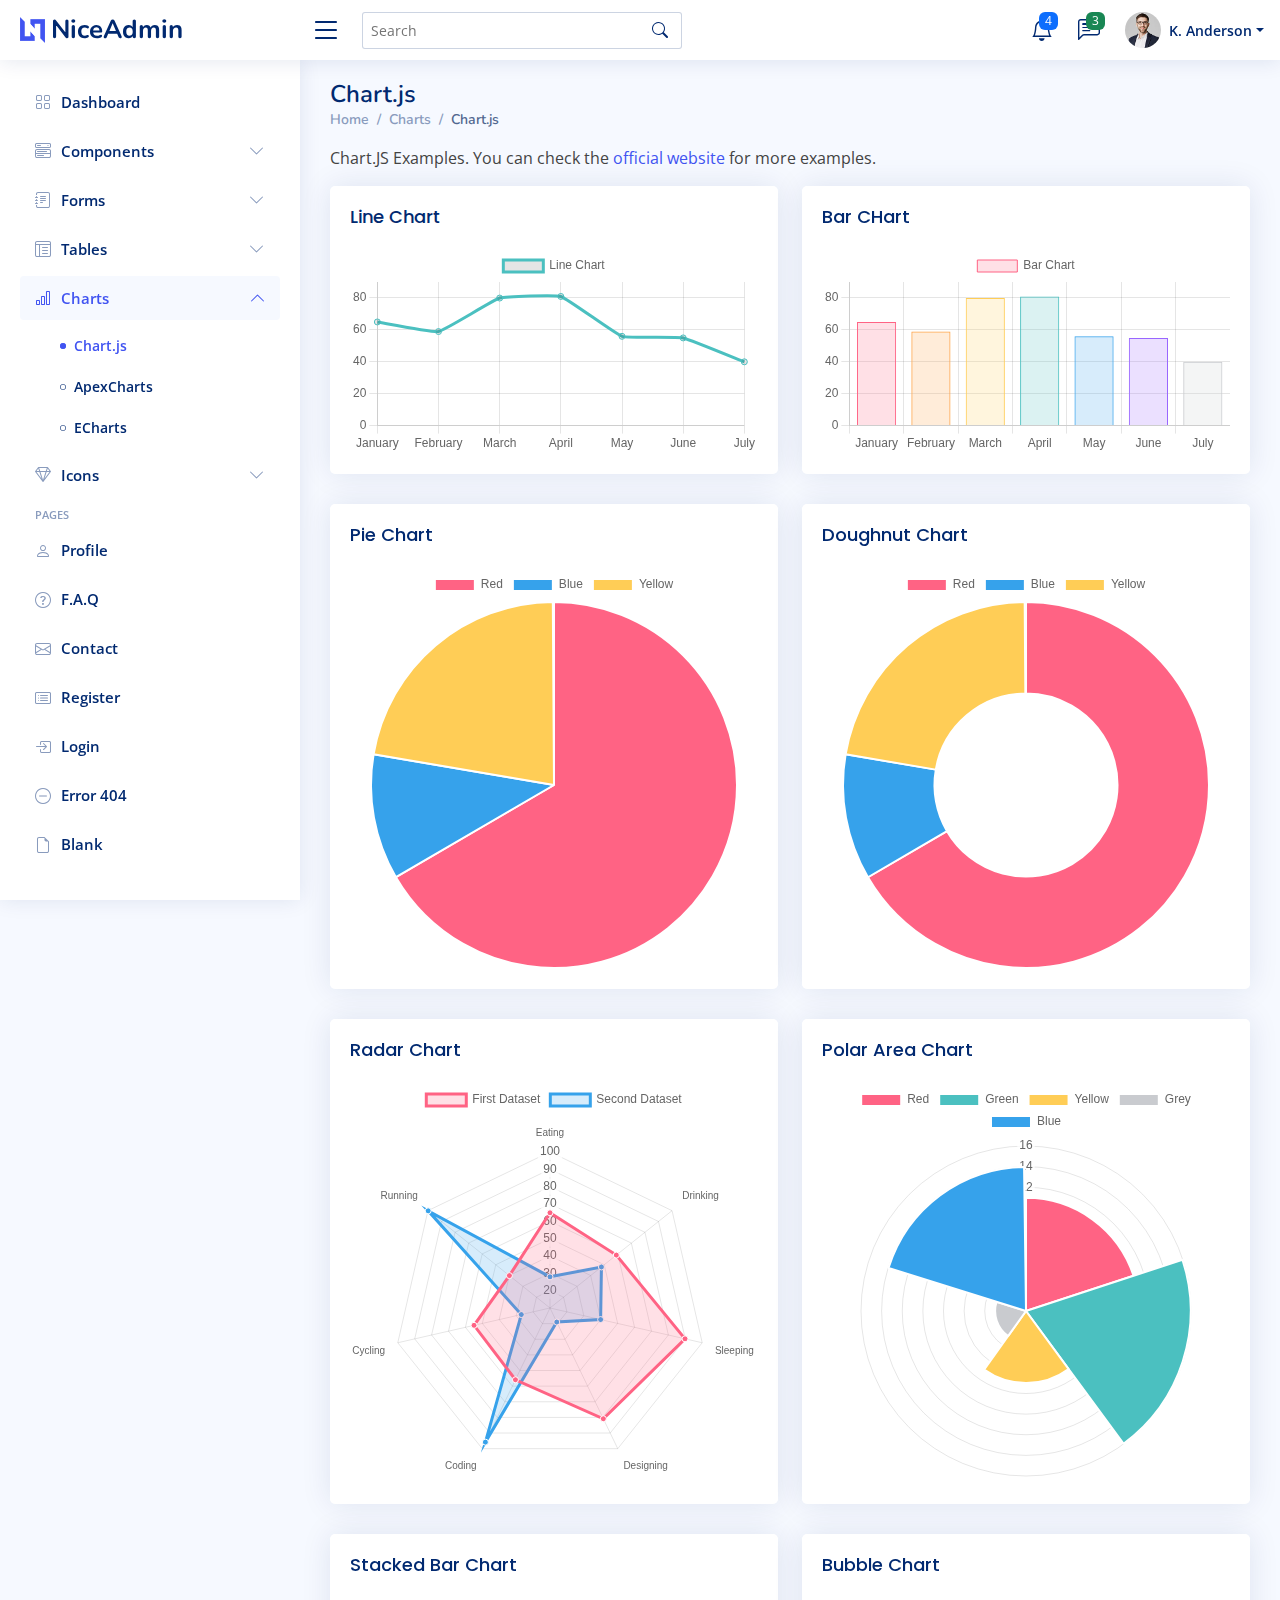
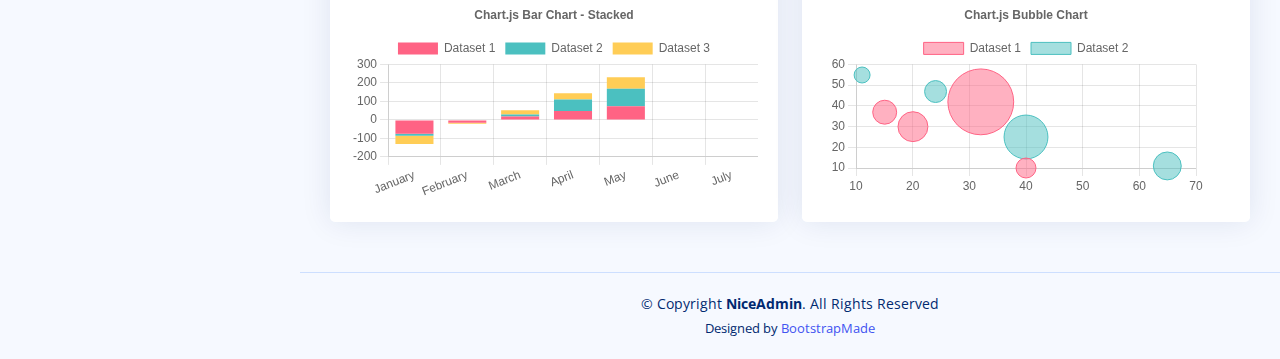
<file: admin0/charts-chartjs.html>
<!DOCTYPE html>
<html lang="en">

<head>
  <meta charset="utf-8">
  <meta content="width=device-width, initial-scale=1.0" name="viewport">

  <title>Charts / Chart.js - NiceAdmin Bootstrap Template</title>
  <meta content="" name="description">
  <meta content="" name="keywords">

  <!-- Favicons -->
  <link href="assets/img/favicon.png" rel="icon">
  <link href="assets/img/apple-touch-icon.png" rel="apple-touch-icon">

  <!-- Google Fonts -->
  <link href="https://fonts.gstatic.com" rel="preconnect">
  <link href="https://fonts.googleapis.com/css?family=Open+Sans:300,300i,400,400i,600,600i,700,700i|Nunito:300,300i,400,400i,600,600i,700,700i|Poppins:300,300i,400,400i,500,500i,600,600i,700,700i" rel="stylesheet">

  <!-- Vendor CSS Files -->
  <link href="assets/vendor/bootstrap/css/bootstrap.min.css" rel="stylesheet">
  <link href="assets/vendor/bootstrap-icons/bootstrap-icons.css" rel="stylesheet">
  <link href="assets/vendor/boxicons/css/boxicons.min.css" rel="stylesheet">
  <link href="assets/vendor/quill/quill.snow.css" rel="stylesheet">
  <link href="assets/vendor/quill/quill.bubble.css" rel="stylesheet">
  <link href="assets/vendor/remixicon/remixicon.css" rel="stylesheet">
  <link href="assets/vendor/simple-datatables/style.css" rel="stylesheet">

  <!-- Template Main CSS File -->
  <link href="assets/css/style.css" rel="stylesheet">

  <!-- =======================================================
  * Template Name: NiceAdmin
  * Updated: Aug 30 2023 with Bootstrap v5.3.1
  * Template URL: https://bootstrapmade.com/nice-admin-bootstrap-admin-html-template/
  * Author: BootstrapMade.com
  * License: https://bootstrapmade.com/license/
  ======================================================== -->
</head>

<body>

  <!-- ======= Header ======= -->
  <header id="header" class="header fixed-top d-flex align-items-center">

    <div class="d-flex align-items-center justify-content-between">
      <a href="index.html" class="logo d-flex align-items-center">
        <img src="assets/img/logo.png" alt="">
        <span class="d-none d-lg-block">NiceAdmin</span>
      </a>
      <i class="bi bi-list toggle-sidebar-btn"></i>
    </div><!-- End Logo -->

    <div class="search-bar">
      <form class="search-form d-flex align-items-center" method="POST" action="#">
        <input type="text" name="query" placeholder="Search" title="Enter search keyword">
        <button type="submit" title="Search"><i class="bi bi-search"></i></button>
      </form>
    </div><!-- End Search Bar -->

    <nav class="header-nav ms-auto">
      <ul class="d-flex align-items-center">

        <li class="nav-item d-block d-lg-none">
          <a class="nav-link nav-icon search-bar-toggle " href="#">
            <i class="bi bi-search"></i>
          </a>
        </li><!-- End Search Icon-->

        <li class="nav-item dropdown">

          <a class="nav-link nav-icon" href="#" data-bs-toggle="dropdown">
            <i class="bi bi-bell"></i>
            <span class="badge bg-primary badge-number">4</span>
          </a><!-- End Notification Icon -->

          <ul class="dropdown-menu dropdown-menu-end dropdown-menu-arrow notifications">
            <li class="dropdown-header">
              You have 4 new notifications
              <a href="#"><span class="badge rounded-pill bg-primary p-2 ms-2">View all</span></a>
            </li>
            <li>
              <hr class="dropdown-divider">
            </li>

            <li class="notification-item">
              <i class="bi bi-exclamation-circle text-warning"></i>
              <div>
                <h4>Lorem Ipsum</h4>
                <p>Quae dolorem earum veritatis oditseno</p>
                <p>30 min. ago</p>
              </div>
            </li>

            <li>
              <hr class="dropdown-divider">
            </li>

            <li class="notification-item">
              <i class="bi bi-x-circle text-danger"></i>
              <div>
                <h4>Atque rerum nesciunt</h4>
                <p>Quae dolorem earum veritatis oditseno</p>
                <p>1 hr. ago</p>
              </div>
            </li>

            <li>
              <hr class="dropdown-divider">
            </li>

            <li class="notification-item">
              <i class="bi bi-check-circle text-success"></i>
              <div>
                <h4>Sit rerum fuga</h4>
                <p>Quae dolorem earum veritatis oditseno</p>
                <p>2 hrs. ago</p>
              </div>
            </li>

            <li>
              <hr class="dropdown-divider">
            </li>

            <li class="notification-item">
              <i class="bi bi-info-circle text-primary"></i>
              <div>
                <h4>Dicta reprehenderit</h4>
                <p>Quae dolorem earum veritatis oditseno</p>
                <p>4 hrs. ago</p>
              </div>
            </li>

            <li>
              <hr class="dropdown-divider">
            </li>
            <li class="dropdown-footer">
              <a href="#">Show all notifications</a>
            </li>

          </ul><!-- End Notification Dropdown Items -->

        </li><!-- End Notification Nav -->

        <li class="nav-item dropdown">

          <a class="nav-link nav-icon" href="#" data-bs-toggle="dropdown">
            <i class="bi bi-chat-left-text"></i>
            <span class="badge bg-success badge-number">3</span>
          </a><!-- End Messages Icon -->

          <ul class="dropdown-menu dropdown-menu-end dropdown-menu-arrow messages">
            <li class="dropdown-header">
              You have 3 new messages
              <a href="#"><span class="badge rounded-pill bg-primary p-2 ms-2">View all</span></a>
            </li>
            <li>
              <hr class="dropdown-divider">
            </li>

            <li class="message-item">
              <a href="#">
                <img src="assets/img/messages-1.jpg" alt="" class="rounded-circle">
                <div>
                  <h4>Maria Hudson</h4>
                  <p>Velit asperiores et ducimus soluta repudiandae labore officia est ut...</p>
                  <p>4 hrs. ago</p>
                </div>
              </a>
            </li>
            <li>
              <hr class="dropdown-divider">
            </li>

            <li class="message-item">
              <a href="#">
                <img src="assets/img/messages-2.jpg" alt="" class="rounded-circle">
                <div>
                  <h4>Anna Nelson</h4>
                  <p>Velit asperiores et ducimus soluta repudiandae labore officia est ut...</p>
                  <p>6 hrs. ago</p>
                </div>
              </a>
            </li>
            <li>
              <hr class="dropdown-divider">
            </li>

            <li class="message-item">
              <a href="#">
                <img src="assets/img/messages-3.jpg" alt="" class="rounded-circle">
                <div>
                  <h4>David Muldon</h4>
                  <p>Velit asperiores et ducimus soluta repudiandae labore officia est ut...</p>
                  <p>8 hrs. ago</p>
                </div>
              </a>
            </li>
            <li>
              <hr class="dropdown-divider">
            </li>

            <li class="dropdown-footer">
              <a href="#">Show all messages</a>
            </li>

          </ul><!-- End Messages Dropdown Items -->

        </li><!-- End Messages Nav -->

        <li class="nav-item dropdown pe-3">

          <a class="nav-link nav-profile d-flex align-items-center pe-0" href="#" data-bs-toggle="dropdown">
            <img src="assets/img/profile-img.jpg" alt="Profile" class="rounded-circle">
            <span class="d-none d-md-block dropdown-toggle ps-2">K. Anderson</span>
          </a><!-- End Profile Iamge Icon -->

          <ul class="dropdown-menu dropdown-menu-end dropdown-menu-arrow profile">
            <li class="dropdown-header">
              <h6>Kevin Anderson</h6>
              <span>Web Designer</span>
            </li>
            <li>
              <hr class="dropdown-divider">
            </li>

            <li>
              <a class="dropdown-item d-flex align-items-center" href="users-profile.html">
                <i class="bi bi-person"></i>
                <span>My Profile</span>
              </a>
            </li>
            <li>
              <hr class="dropdown-divider">
            </li>

            <li>
              <a class="dropdown-item d-flex align-items-center" href="users-profile.html">
                <i class="bi bi-gear"></i>
                <span>Account Settings</span>
              </a>
            </li>
            <li>
              <hr class="dropdown-divider">
            </li>

            <li>
              <a class="dropdown-item d-flex align-items-center" href="pages-faq.html">
                <i class="bi bi-question-circle"></i>
                <span>Need Help?</span>
              </a>
            </li>
            <li>
              <hr class="dropdown-divider">
            </li>

            <li>
              <a class="dropdown-item d-flex align-items-center" href="#">
                <i class="bi bi-box-arrow-right"></i>
                <span>Sign Out</span>
              </a>
            </li>

          </ul><!-- End Profile Dropdown Items -->
        </li><!-- End Profile Nav -->

      </ul>
    </nav><!-- End Icons Navigation -->

  </header><!-- End Header -->

  <!-- ======= Sidebar ======= -->
  <aside id="sidebar" class="sidebar">

    <ul class="sidebar-nav" id="sidebar-nav">

      <li class="nav-item">
        <a class="nav-link collapsed" href="index.html">
          <i class="bi bi-grid"></i>
          <span>Dashboard</span>
        </a>
      </li><!-- End Dashboard Nav -->

      <li class="nav-item">
        <a class="nav-link collapsed" data-bs-target="#components-nav" data-bs-toggle="collapse" href="#">
          <i class="bi bi-menu-button-wide"></i><span>Components</span><i class="bi bi-chevron-down ms-auto"></i>
        </a>
        <ul id="components-nav" class="nav-content collapse " data-bs-parent="#sidebar-nav">
          <li>
            <a href="components-alerts.html">
              <i class="bi bi-circle"></i><span>Alerts</span>
            </a>
          </li>
          <li>
            <a href="components-accordion.html">
              <i class="bi bi-circle"></i><span>Accordion</span>
            </a>
          </li>
          <li>
            <a href="components-badges.html">
              <i class="bi bi-circle"></i><span>Badges</span>
            </a>
          </li>
          <li>
            <a href="components-breadcrumbs.html">
              <i class="bi bi-circle"></i><span>Breadcrumbs</span>
            </a>
          </li>
          <li>
            <a href="components-buttons.html">
              <i class="bi bi-circle"></i><span>Buttons</span>
            </a>
          </li>
          <li>
            <a href="components-cards.html">
              <i class="bi bi-circle"></i><span>Cards</span>
            </a>
          </li>
          <li>
            <a href="components-carousel.html">
              <i class="bi bi-circle"></i><span>Carousel</span>
            </a>
          </li>
          <li>
            <a href="components-list-group.html">
              <i class="bi bi-circle"></i><span>List group</span>
            </a>
          </li>
          <li>
            <a href="components-modal.html">
              <i class="bi bi-circle"></i><span>Modal</span>
            </a>
          </li>
          <li>
            <a href="components-tabs.html">
              <i class="bi bi-circle"></i><span>Tabs</span>
            </a>
          </li>
          <li>
            <a href="components-pagination.html">
              <i class="bi bi-circle"></i><span>Pagination</span>
            </a>
          </li>
          <li>
            <a href="components-progress.html">
              <i class="bi bi-circle"></i><span>Progress</span>
            </a>
          </li>
          <li>
            <a href="components-spinners.html">
              <i class="bi bi-circle"></i><span>Spinners</span>
            </a>
          </li>
          <li>
            <a href="components-tooltips.html">
              <i class="bi bi-circle"></i><span>Tooltips</span>
            </a>
          </li>
        </ul>
      </li><!-- End Components Nav -->

      <li class="nav-item">
        <a class="nav-link collapsed" data-bs-target="#forms-nav" data-bs-toggle="collapse" href="#">
          <i class="bi bi-journal-text"></i><span>Forms</span><i class="bi bi-chevron-down ms-auto"></i>
        </a>
        <ul id="forms-nav" class="nav-content collapse " data-bs-parent="#sidebar-nav">
          <li>
            <a href="forms-elements.html">
              <i class="bi bi-circle"></i><span>Form Elements</span>
            </a>
          </li>
          <li>
            <a href="forms-layouts.html">
              <i class="bi bi-circle"></i><span>Form Layouts</span>
            </a>
          </li>
          <li>
            <a href="forms-editors.html">
              <i class="bi bi-circle"></i><span>Form Editors</span>
            </a>
          </li>
          <li>
            <a href="forms-validation.html">
              <i class="bi bi-circle"></i><span>Form Validation</span>
            </a>
          </li>
        </ul>
      </li><!-- End Forms Nav -->

      <li class="nav-item">
        <a class="nav-link collapsed" data-bs-target="#tables-nav" data-bs-toggle="collapse" href="#">
          <i class="bi bi-layout-text-window-reverse"></i><span>Tables</span><i class="bi bi-chevron-down ms-auto"></i>
        </a>
        <ul id="tables-nav" class="nav-content collapse " data-bs-parent="#sidebar-nav">
          <li>
            <a href="tables-general.html">
              <i class="bi bi-circle"></i><span>General Tables</span>
            </a>
          </li>
          <li>
            <a href="tables-data.html">
              <i class="bi bi-circle"></i><span>Data Tables</span>
            </a>
          </li>
        </ul>
      </li><!-- End Tables Nav -->

      <li class="nav-item">
        <a class="nav-link " data-bs-target="#charts-nav" data-bs-toggle="collapse" href="#">
          <i class="bi bi-bar-chart"></i><span>Charts</span><i class="bi bi-chevron-down ms-auto"></i>
        </a>
        <ul id="charts-nav" class="nav-content collapse show" data-bs-parent="#sidebar-nav">
          <li>
            <a href="charts-chartjs.html" class="active">
              <i class="bi bi-circle"></i><span>Chart.js</span>
            </a>
          </li>
          <li>
            <a href="charts-apexcharts.html">
              <i class="bi bi-circle"></i><span>ApexCharts</span>
            </a>
          </li>
          <li>
            <a href="charts-echarts.html">
              <i class="bi bi-circle"></i><span>ECharts</span>
            </a>
          </li>
        </ul>
      </li><!-- End Charts Nav -->

      <li class="nav-item">
        <a class="nav-link collapsed" data-bs-target="#icons-nav" data-bs-toggle="collapse" href="#">
          <i class="bi bi-gem"></i><span>Icons</span><i class="bi bi-chevron-down ms-auto"></i>
        </a>
        <ul id="icons-nav" class="nav-content collapse " data-bs-parent="#sidebar-nav">
          <li>
            <a href="icons-bootstrap.html">
              <i class="bi bi-circle"></i><span>Bootstrap Icons</span>
            </a>
          </li>
          <li>
            <a href="icons-remix.html">
              <i class="bi bi-circle"></i><span>Remix Icons</span>
            </a>
          </li>
          <li>
            <a href="icons-boxicons.html">
              <i class="bi bi-circle"></i><span>Boxicons</span>
            </a>
          </li>
        </ul>
      </li><!-- End Icons Nav -->

      <li class="nav-heading">Pages</li>

      <li class="nav-item">
        <a class="nav-link collapsed" href="users-profile.html">
          <i class="bi bi-person"></i>
          <span>Profile</span>
        </a>
      </li><!-- End Profile Page Nav -->

      <li class="nav-item">
        <a class="nav-link collapsed" href="pages-faq.html">
          <i class="bi bi-question-circle"></i>
          <span>F.A.Q</span>
        </a>
      </li><!-- End F.A.Q Page Nav -->

      <li class="nav-item">
        <a class="nav-link collapsed" href="pages-contact.html">
          <i class="bi bi-envelope"></i>
          <span>Contact</span>
        </a>
      </li><!-- End Contact Page Nav -->

      <li class="nav-item">
        <a class="nav-link collapsed" href="pages-register.html">
          <i class="bi bi-card-list"></i>
          <span>Register</span>
        </a>
      </li><!-- End Register Page Nav -->

      <li class="nav-item">
        <a class="nav-link collapsed" href="pages-login.html">
          <i class="bi bi-box-arrow-in-right"></i>
          <span>Login</span>
        </a>
      </li><!-- End Login Page Nav -->

      <li class="nav-item">
        <a class="nav-link collapsed" href="pages-error-404.html">
          <i class="bi bi-dash-circle"></i>
          <span>Error 404</span>
        </a>
      </li><!-- End Error 404 Page Nav -->

      <li class="nav-item">
        <a class="nav-link collapsed" href="pages-blank.html">
          <i class="bi bi-file-earmark"></i>
          <span>Blank</span>
        </a>
      </li><!-- End Blank Page Nav -->

    </ul>

  </aside><!-- End Sidebar-->

  <main id="main" class="main">

    <div class="pagetitle">
      <h1>Chart.js</h1>
      <nav>
        <ol class="breadcrumb">
          <li class="breadcrumb-item"><a href="index.html">Home</a></li>
          <li class="breadcrumb-item">Charts</li>
          <li class="breadcrumb-item active">Chart.js</li>
        </ol>
      </nav>
    </div><!-- End Page Title -->

    <p>Chart.JS Examples. You can check the <a href="https://www.chartjs.org/docs/latest/samples/" target="_blank">official website</a> for more examples.</p>

    <section class="section">
      <div class="row">

        <div class="col-lg-6">
          <div class="card">
            <div class="card-body">
              <h5 class="card-title">Line Chart</h5>

              <!-- Line Chart -->
              <canvas id="lineChart" style="max-height: 400px;"></canvas>
              <script>
                document.addEventListener("DOMContentLoaded", () => {
                  new Chart(document.querySelector('#lineChart'), {
                    type: 'line',
                    data: {
                      labels: ['January', 'February', 'March', 'April', 'May', 'June', 'July'],
                      datasets: [{
                        label: 'Line Chart',
                        data: [65, 59, 80, 81, 56, 55, 40],
                        fill: false,
                        borderColor: 'rgb(75, 192, 192)',
                        tension: 0.1
                      }]
                    },
                    options: {
                      scales: {
                        y: {
                          beginAtZero: true
                        }
                      }
                    }
                  });
                });
              </script>
              <!-- End Line CHart -->

            </div>
          </div>
        </div>

        <div class="col-lg-6">
          <div class="card">
            <div class="card-body">
              <h5 class="card-title">Bar CHart</h5>

              <!-- Bar Chart -->
              <canvas id="barChart" style="max-height: 400px;"></canvas>
              <script>
                document.addEventListener("DOMContentLoaded", () => {
                  new Chart(document.querySelector('#barChart'), {
                    type: 'bar',
                    data: {
                      labels: ['January', 'February', 'March', 'April', 'May', 'June', 'July'],
                      datasets: [{
                        label: 'Bar Chart',
                        data: [65, 59, 80, 81, 56, 55, 40],
                        backgroundColor: [
                          'rgba(255, 99, 132, 0.2)',
                          'rgba(255, 159, 64, 0.2)',
                          'rgba(255, 205, 86, 0.2)',
                          'rgba(75, 192, 192, 0.2)',
                          'rgba(54, 162, 235, 0.2)',
                          'rgba(153, 102, 255, 0.2)',
                          'rgba(201, 203, 207, 0.2)'
                        ],
                        borderColor: [
                          'rgb(255, 99, 132)',
                          'rgb(255, 159, 64)',
                          'rgb(255, 205, 86)',
                          'rgb(75, 192, 192)',
                          'rgb(54, 162, 235)',
                          'rgb(153, 102, 255)',
                          'rgb(201, 203, 207)'
                        ],
                        borderWidth: 1
                      }]
                    },
                    options: {
                      scales: {
                        y: {
                          beginAtZero: true
                        }
                      }
                    }
                  });
                });
              </script>
              <!-- End Bar CHart -->

            </div>
          </div>
        </div>

        <div class="col-lg-6">
          <div class="card">
            <div class="card-body">
              <h5 class="card-title">Pie Chart</h5>

              <!-- Pie Chart -->
              <canvas id="pieChart" style="max-height: 400px;"></canvas>
              <script>
                document.addEventListener("DOMContentLoaded", () => {
                  new Chart(document.querySelector('#pieChart'), {
                    type: 'pie',
                    data: {
                      labels: [
                        'Red',
                        'Blue',
                        'Yellow'
                      ],
                      datasets: [{
                        label: 'My First Dataset',
                        data: [300, 50, 100],
                        backgroundColor: [
                          'rgb(255, 99, 132)',
                          'rgb(54, 162, 235)',
                          'rgb(255, 205, 86)'
                        ],
                        hoverOffset: 4
                      }]
                    }
                  });
                });
              </script>
              <!-- End Pie CHart -->

            </div>
          </div>
        </div>

        <div class="col-lg-6">
          <div class="card">
            <div class="card-body">
              <h5 class="card-title">Doughnut Chart</h5>

              <!-- Doughnut Chart -->
              <canvas id="doughnutChart" style="max-height: 400px;"></canvas>
              <script>
                document.addEventListener("DOMContentLoaded", () => {
                  new Chart(document.querySelector('#doughnutChart'), {
                    type: 'doughnut',
                    data: {
                      labels: [
                        'Red',
                        'Blue',
                        'Yellow'
                      ],
                      datasets: [{
                        label: 'My First Dataset',
                        data: [300, 50, 100],
                        backgroundColor: [
                          'rgb(255, 99, 132)',
                          'rgb(54, 162, 235)',
                          'rgb(255, 205, 86)'
                        ],
                        hoverOffset: 4
                      }]
                    }
                  });
                });
              </script>
              <!-- End Doughnut CHart -->

            </div>
          </div>
        </div>

        <div class="col-lg-6">
          <div class="card">
            <div class="card-body">
              <h5 class="card-title">Radar Chart</h5>

              <!-- Radar Chart -->
              <canvas id="radarChart" style="max-height: 400px;"></canvas>
              <script>
                document.addEventListener("DOMContentLoaded", () => {
                  new Chart(document.querySelector('#radarChart'), {
                    type: 'radar',
                    data: {
                      labels: [
                        'Eating',
                        'Drinking',
                        'Sleeping',
                        'Designing',
                        'Coding',
                        'Cycling',
                        'Running'
                      ],
                      datasets: [{
                        label: 'First Dataset',
                        data: [65, 59, 90, 81, 56, 55, 40],
                        fill: true,
                        backgroundColor: 'rgba(255, 99, 132, 0.2)',
                        borderColor: 'rgb(255, 99, 132)',
                        pointBackgroundColor: 'rgb(255, 99, 132)',
                        pointBorderColor: '#fff',
                        pointHoverBackgroundColor: '#fff',
                        pointHoverBorderColor: 'rgb(255, 99, 132)'
                      }, {
                        label: 'Second Dataset',
                        data: [28, 48, 40, 19, 96, 27, 100],
                        fill: true,
                        backgroundColor: 'rgba(54, 162, 235, 0.2)',
                        borderColor: 'rgb(54, 162, 235)',
                        pointBackgroundColor: 'rgb(54, 162, 235)',
                        pointBorderColor: '#fff',
                        pointHoverBackgroundColor: '#fff',
                        pointHoverBorderColor: 'rgb(54, 162, 235)'
                      }]
                    },
                    options: {
                      elements: {
                        line: {
                          borderWidth: 3
                        }
                      }
                    }
                  });
                });
              </script>
              <!-- End Radar CHart -->

            </div>
          </div>
        </div>

        <div class="col-lg-6">
          <div class="card">
            <div class="card-body">
              <h5 class="card-title">Polar Area Chart</h5>

              <!-- Polar Area Chart -->
              <canvas id="polarAreaChart" style="max-height: 400px;"></canvas>
              <script>
                document.addEventListener("DOMContentLoaded", () => {
                  new Chart(document.querySelector('#polarAreaChart'), {
                    type: 'polarArea',
                    data: {
                      labels: [
                        'Red',
                        'Green',
                        'Yellow',
                        'Grey',
                        'Blue'
                      ],
                      datasets: [{
                        label: 'My First Dataset',
                        data: [11, 16, 7, 3, 14],
                        backgroundColor: [
                          'rgb(255, 99, 132)',
                          'rgb(75, 192, 192)',
                          'rgb(255, 205, 86)',
                          'rgb(201, 203, 207)',
                          'rgb(54, 162, 235)'
                        ]
                      }]
                    }
                  });
                });
              </script>
              <!-- End Polar Area Chart -->

            </div>
          </div>
        </div>

        <div class="col-lg-6">
          <div class="card">
            <div class="card-body">
              <h5 class="card-title">Stacked Bar Chart</h5>

              <!-- Stacked Bar Chart -->
              <canvas id="stakedBarChart" style="max-height: 400px;"></canvas>
              <script>
                document.addEventListener("DOMContentLoaded", () => {
                  new Chart(document.querySelector('#stakedBarChart'), {
                    type: 'bar',
                    data: {
                      labels: ['January', 'February', 'March', 'April', 'May', 'June', 'July'],
                      datasets: [{
                          label: 'Dataset 1',
                          data: [-75, -15, 18, 48, 74],
                          backgroundColor: 'rgb(255, 99, 132)',
                        },
                        {
                          label: 'Dataset 2',
                          data: [-11, -1, 12, 62, 95],
                          backgroundColor: 'rgb(75, 192, 192)',
                        },
                        {
                          label: 'Dataset 3',
                          data: [-44, -5, 22, 35, 62],
                          backgroundColor: 'rgb(255, 205, 86)',
                        },
                      ]
                    },
                    options: {
                      plugins: {
                        title: {
                          display: true,
                          text: 'Chart.js Bar Chart - Stacked'
                        },
                      },
                      responsive: true,
                      scales: {
                        x: {
                          stacked: true,
                        },
                        y: {
                          stacked: true
                        }
                      }
                    }
                  });
                });
              </script>
              <!-- End Stacked Bar Chart -->

            </div>
          </div>
        </div>

        <div class="col-lg-6">
          <div class="card">
            <div class="card-body">
              <h5 class="card-title">Bubble Chart</h5>

              <!-- Bubble Chart -->
              <canvas id="bubbleChart" style="max-height: 400px;"></canvas>
              <script>
                document.addEventListener("DOMContentLoaded", () => {
                  new Chart(document.querySelector('#bubbleChart'), {
                    type: 'bubble',
                    data: {
                      labels: ['January', 'February', 'March', 'April', 'May', 'June', 'July'],
                      datasets: [{
                          label: 'Dataset 1',
                          data: [{
                              x: 20,
                              y: 30,
                              r: 15
                            },
                            {
                              x: 40,
                              y: 10,
                              r: 10
                            },
                            {
                              x: 15,
                              y: 37,
                              r: 12
                            },
                            {
                              x: 32,
                              y: 42,
                              r: 33
                            }
                          ],
                          borderColor: 'rgb(255, 99, 132)',
                          backgroundColor: 'rgba(255, 99, 132, 0.5)'
                        },
                        {
                          label: 'Dataset 2',
                          data: [{
                              x: 40,
                              y: 25,
                              r: 22
                            },
                            {
                              x: 24,
                              y: 47,
                              r: 11
                            },
                            {
                              x: 65,
                              y: 11,
                              r: 14
                            },
                            {
                              x: 11,
                              y: 55,
                              r: 8
                            }
                          ],
                          borderColor: 'rgb(75, 192, 192)',
                          backgroundColor: 'rgba(75, 192, 192, 0.5)'
                        }
                      ]
                    },
                    options: {
                      responsive: true,
                      plugins: {
                        legend: {
                          position: 'top',
                        },
                        title: {
                          display: true,
                          text: 'Chart.js Bubble Chart'
                        }
                      }
                    }
                  });
                });
              </script>
              <!-- End Bubble Chart -->

            </div>
          </div>
        </div>

      </div>
    </section>

  </main><!-- End #main -->

  <!-- ======= Footer ======= -->
  <footer id="footer" class="footer">
    <div class="copyright">
      &copy; Copyright <strong><span>NiceAdmin</span></strong>. All Rights Reserved
    </div>
    <div class="credits">
      <!-- All the links in the footer should remain intact. -->
      <!-- You can delete the links only if you purchased the pro version. -->
      <!-- Licensing information: https://bootstrapmade.com/license/ -->
      <!-- Purchase the pro version with working PHP/AJAX contact form: https://bootstrapmade.com/nice-admin-bootstrap-admin-html-template/ -->
      Designed by <a href="https://bootstrapmade.com/">BootstrapMade</a>
    </div>
  </footer><!-- End Footer -->

  <a href="#" class="back-to-top d-flex align-items-center justify-content-center"><i class="bi bi-arrow-up-short"></i></a>

  <!-- Vendor JS Files -->
  <script src="assets/vendor/apexcharts/apexcharts.min.js"></script>
  <script src="assets/vendor/bootstrap/js/bootstrap.bundle.min.js"></script>
  <script src="assets/vendor/chart.js/chart.umd.js"></script>
  <script src="assets/vendor/echarts/echarts.min.js"></script>
  <script src="assets/vendor/quill/quill.min.js"></script>
  <script src="assets/vendor/simple-datatables/simple-datatables.js"></script>
  <script src="assets/vendor/tinymce/tinymce.min.js"></script>
  <script src="assets/vendor/php-email-form/validate.js"></script>

  <!-- Template Main JS File -->
  <script src="assets/js/main.js"></script>

</body>

</html>
</file>
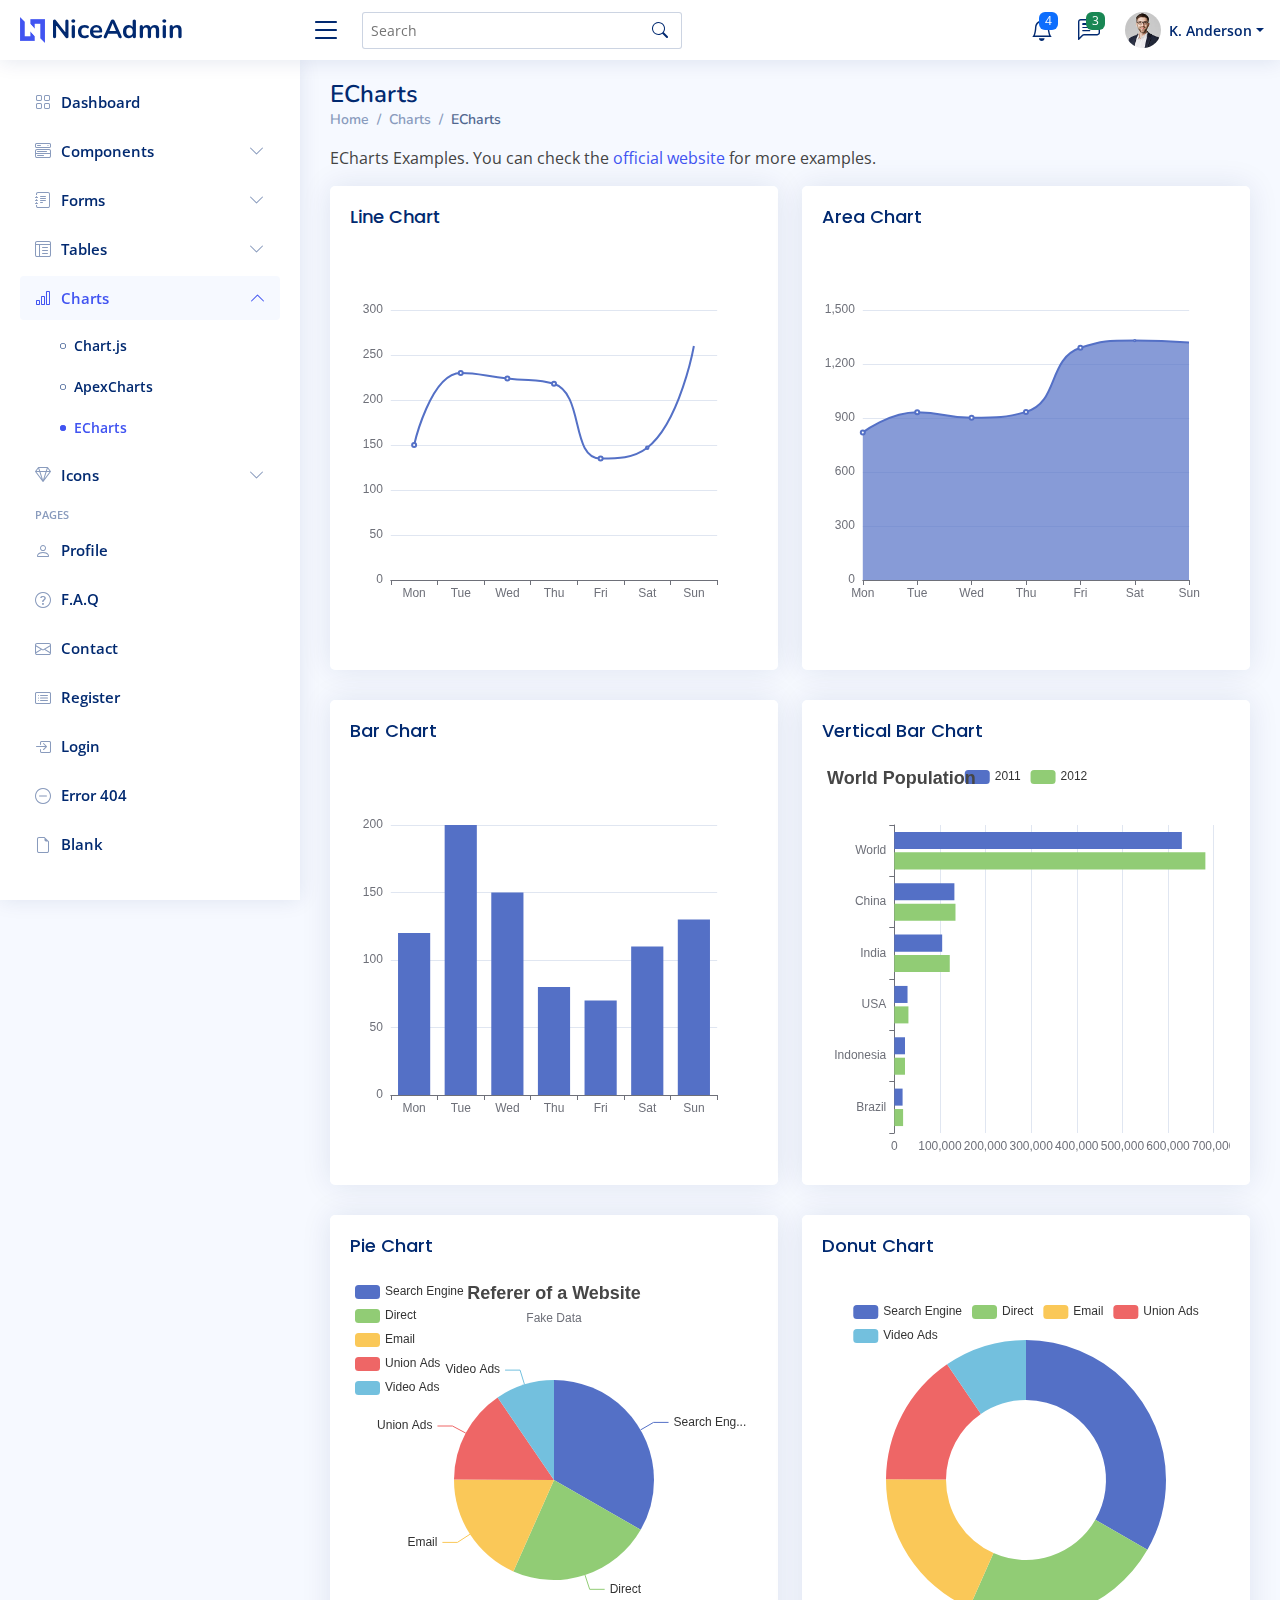
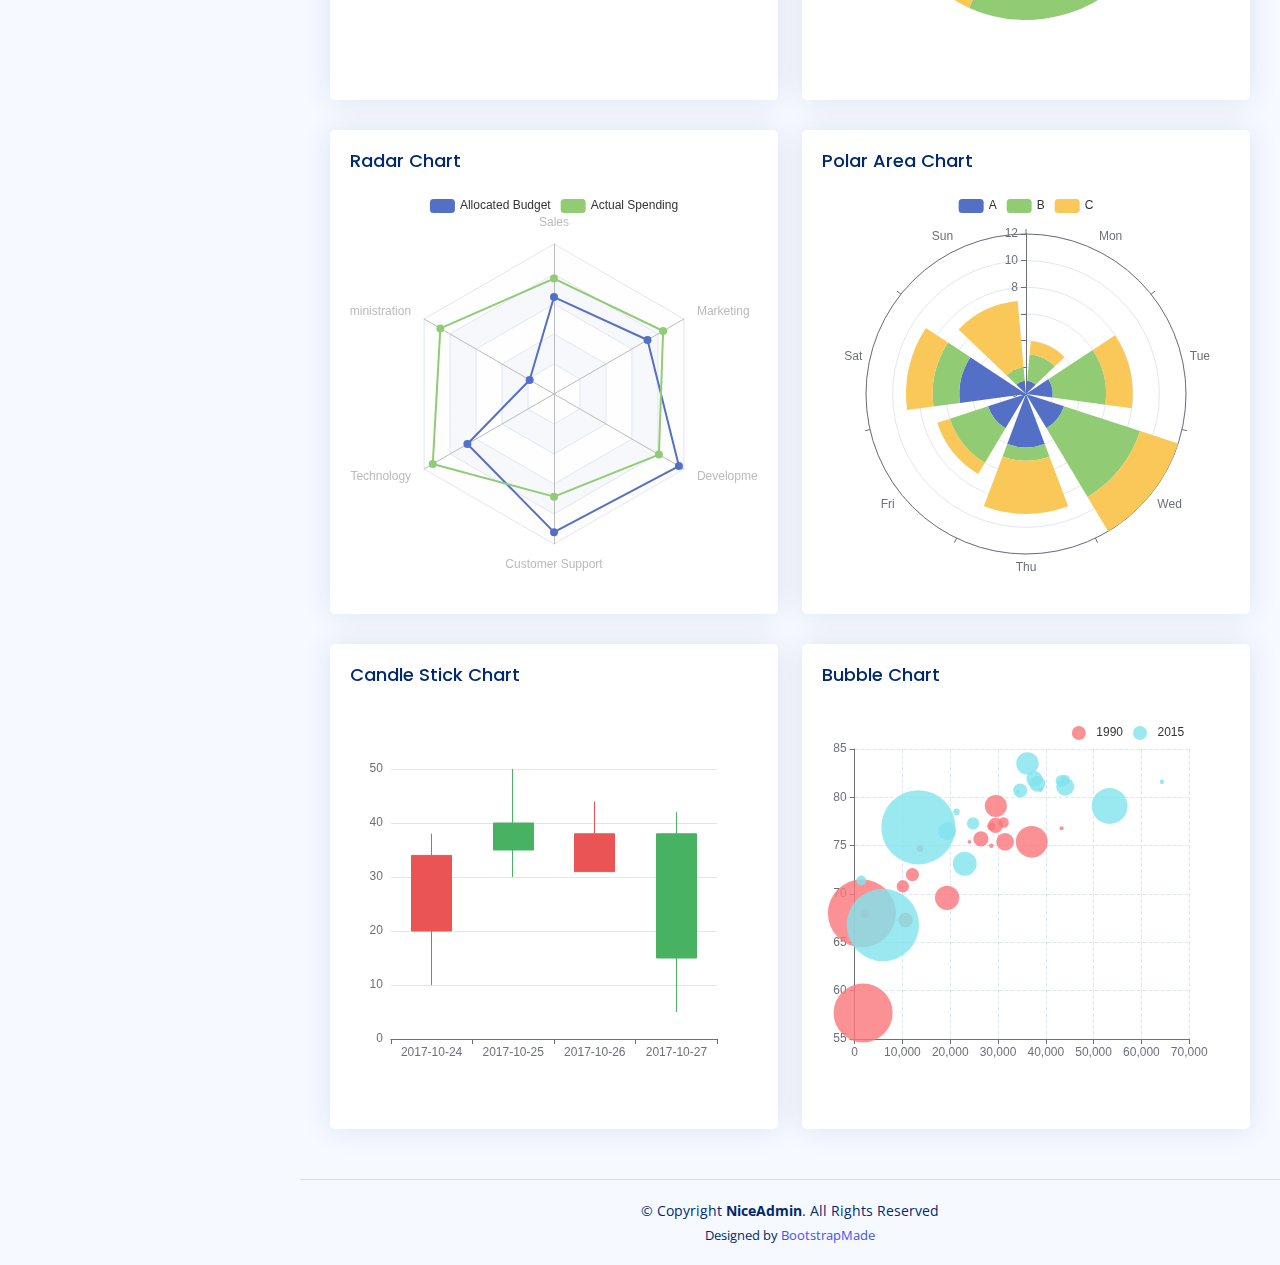
<file: admin0/charts-echarts.html>
<!DOCTYPE html>
<html lang="en">

<head>
  <meta charset="utf-8">
  <meta content="width=device-width, initial-scale=1.0" name="viewport">

  <title>Charts / ECharts - NiceAdmin Bootstrap Template</title>
  <meta content="" name="description">
  <meta content="" name="keywords">

  <!-- Favicons -->
  <link href="assets/img/favicon.png" rel="icon">
  <link href="assets/img/apple-touch-icon.png" rel="apple-touch-icon">

  <!-- Google Fonts -->
  <link href="https://fonts.gstatic.com" rel="preconnect">
  <link href="https://fonts.googleapis.com/css?family=Open+Sans:300,300i,400,400i,600,600i,700,700i|Nunito:300,300i,400,400i,600,600i,700,700i|Poppins:300,300i,400,400i,500,500i,600,600i,700,700i" rel="stylesheet">

  <!-- Vendor CSS Files -->
  <link href="assets/vendor/bootstrap/css/bootstrap.min.css" rel="stylesheet">
  <link href="assets/vendor/bootstrap-icons/bootstrap-icons.css" rel="stylesheet">
  <link href="assets/vendor/boxicons/css/boxicons.min.css" rel="stylesheet">
  <link href="assets/vendor/quill/quill.snow.css" rel="stylesheet">
  <link href="assets/vendor/quill/quill.bubble.css" rel="stylesheet">
  <link href="assets/vendor/remixicon/remixicon.css" rel="stylesheet">
  <link href="assets/vendor/simple-datatables/style.css" rel="stylesheet">

  <!-- Template Main CSS File -->
  <link href="assets/css/style.css" rel="stylesheet">

  <!-- =======================================================
  * Template Name: NiceAdmin
  * Updated: Aug 30 2023 with Bootstrap v5.3.1
  * Template URL: https://bootstrapmade.com/nice-admin-bootstrap-admin-html-template/
  * Author: BootstrapMade.com
  * License: https://bootstrapmade.com/license/
  ======================================================== -->
</head>

<body>

  <!-- ======= Header ======= -->
  <header id="header" class="header fixed-top d-flex align-items-center">

    <div class="d-flex align-items-center justify-content-between">
      <a href="index.html" class="logo d-flex align-items-center">
        <img src="assets/img/logo.png" alt="">
        <span class="d-none d-lg-block">NiceAdmin</span>
      </a>
      <i class="bi bi-list toggle-sidebar-btn"></i>
    </div><!-- End Logo -->

    <div class="search-bar">
      <form class="search-form d-flex align-items-center" method="POST" action="#">
        <input type="text" name="query" placeholder="Search" title="Enter search keyword">
        <button type="submit" title="Search"><i class="bi bi-search"></i></button>
      </form>
    </div><!-- End Search Bar -->

    <nav class="header-nav ms-auto">
      <ul class="d-flex align-items-center">

        <li class="nav-item d-block d-lg-none">
          <a class="nav-link nav-icon search-bar-toggle " href="#">
            <i class="bi bi-search"></i>
          </a>
        </li><!-- End Search Icon-->

        <li class="nav-item dropdown">

          <a class="nav-link nav-icon" href="#" data-bs-toggle="dropdown">
            <i class="bi bi-bell"></i>
            <span class="badge bg-primary badge-number">4</span>
          </a><!-- End Notification Icon -->

          <ul class="dropdown-menu dropdown-menu-end dropdown-menu-arrow notifications">
            <li class="dropdown-header">
              You have 4 new notifications
              <a href="#"><span class="badge rounded-pill bg-primary p-2 ms-2">View all</span></a>
            </li>
            <li>
              <hr class="dropdown-divider">
            </li>

            <li class="notification-item">
              <i class="bi bi-exclamation-circle text-warning"></i>
              <div>
                <h4>Lorem Ipsum</h4>
                <p>Quae dolorem earum veritatis oditseno</p>
                <p>30 min. ago</p>
              </div>
            </li>

            <li>
              <hr class="dropdown-divider">
            </li>

            <li class="notification-item">
              <i class="bi bi-x-circle text-danger"></i>
              <div>
                <h4>Atque rerum nesciunt</h4>
                <p>Quae dolorem earum veritatis oditseno</p>
                <p>1 hr. ago</p>
              </div>
            </li>

            <li>
              <hr class="dropdown-divider">
            </li>

            <li class="notification-item">
              <i class="bi bi-check-circle text-success"></i>
              <div>
                <h4>Sit rerum fuga</h4>
                <p>Quae dolorem earum veritatis oditseno</p>
                <p>2 hrs. ago</p>
              </div>
            </li>

            <li>
              <hr class="dropdown-divider">
            </li>

            <li class="notification-item">
              <i class="bi bi-info-circle text-primary"></i>
              <div>
                <h4>Dicta reprehenderit</h4>
                <p>Quae dolorem earum veritatis oditseno</p>
                <p>4 hrs. ago</p>
              </div>
            </li>

            <li>
              <hr class="dropdown-divider">
            </li>
            <li class="dropdown-footer">
              <a href="#">Show all notifications</a>
            </li>

          </ul><!-- End Notification Dropdown Items -->

        </li><!-- End Notification Nav -->

        <li class="nav-item dropdown">

          <a class="nav-link nav-icon" href="#" data-bs-toggle="dropdown">
            <i class="bi bi-chat-left-text"></i>
            <span class="badge bg-success badge-number">3</span>
          </a><!-- End Messages Icon -->

          <ul class="dropdown-menu dropdown-menu-end dropdown-menu-arrow messages">
            <li class="dropdown-header">
              You have 3 new messages
              <a href="#"><span class="badge rounded-pill bg-primary p-2 ms-2">View all</span></a>
            </li>
            <li>
              <hr class="dropdown-divider">
            </li>

            <li class="message-item">
              <a href="#">
                <img src="assets/img/messages-1.jpg" alt="" class="rounded-circle">
                <div>
                  <h4>Maria Hudson</h4>
                  <p>Velit asperiores et ducimus soluta repudiandae labore officia est ut...</p>
                  <p>4 hrs. ago</p>
                </div>
              </a>
            </li>
            <li>
              <hr class="dropdown-divider">
            </li>

            <li class="message-item">
              <a href="#">
                <img src="assets/img/messages-2.jpg" alt="" class="rounded-circle">
                <div>
                  <h4>Anna Nelson</h4>
                  <p>Velit asperiores et ducimus soluta repudiandae labore officia est ut...</p>
                  <p>6 hrs. ago</p>
                </div>
              </a>
            </li>
            <li>
              <hr class="dropdown-divider">
            </li>

            <li class="message-item">
              <a href="#">
                <img src="assets/img/messages-3.jpg" alt="" class="rounded-circle">
                <div>
                  <h4>David Muldon</h4>
                  <p>Velit asperiores et ducimus soluta repudiandae labore officia est ut...</p>
                  <p>8 hrs. ago</p>
                </div>
              </a>
            </li>
            <li>
              <hr class="dropdown-divider">
            </li>

            <li class="dropdown-footer">
              <a href="#">Show all messages</a>
            </li>

          </ul><!-- End Messages Dropdown Items -->

        </li><!-- End Messages Nav -->

        <li class="nav-item dropdown pe-3">

          <a class="nav-link nav-profile d-flex align-items-center pe-0" href="#" data-bs-toggle="dropdown">
            <img src="assets/img/profile-img.jpg" alt="Profile" class="rounded-circle">
            <span class="d-none d-md-block dropdown-toggle ps-2">K. Anderson</span>
          </a><!-- End Profile Iamge Icon -->

          <ul class="dropdown-menu dropdown-menu-end dropdown-menu-arrow profile">
            <li class="dropdown-header">
              <h6>Kevin Anderson</h6>
              <span>Web Designer</span>
            </li>
            <li>
              <hr class="dropdown-divider">
            </li>

            <li>
              <a class="dropdown-item d-flex align-items-center" href="users-profile.html">
                <i class="bi bi-person"></i>
                <span>My Profile</span>
              </a>
            </li>
            <li>
              <hr class="dropdown-divider">
            </li>

            <li>
              <a class="dropdown-item d-flex align-items-center" href="users-profile.html">
                <i class="bi bi-gear"></i>
                <span>Account Settings</span>
              </a>
            </li>
            <li>
              <hr class="dropdown-divider">
            </li>

            <li>
              <a class="dropdown-item d-flex align-items-center" href="pages-faq.html">
                <i class="bi bi-question-circle"></i>
                <span>Need Help?</span>
              </a>
            </li>
            <li>
              <hr class="dropdown-divider">
            </li>

            <li>
              <a class="dropdown-item d-flex align-items-center" href="#">
                <i class="bi bi-box-arrow-right"></i>
                <span>Sign Out</span>
              </a>
            </li>

          </ul><!-- End Profile Dropdown Items -->
        </li><!-- End Profile Nav -->

      </ul>
    </nav><!-- End Icons Navigation -->

  </header><!-- End Header -->

  <!-- ======= Sidebar ======= -->
  <aside id="sidebar" class="sidebar">

    <ul class="sidebar-nav" id="sidebar-nav">

      <li class="nav-item">
        <a class="nav-link collapsed" href="index.html">
          <i class="bi bi-grid"></i>
          <span>Dashboard</span>
        </a>
      </li><!-- End Dashboard Nav -->

      <li class="nav-item">
        <a class="nav-link collapsed" data-bs-target="#components-nav" data-bs-toggle="collapse" href="#">
          <i class="bi bi-menu-button-wide"></i><span>Components</span><i class="bi bi-chevron-down ms-auto"></i>
        </a>
        <ul id="components-nav" class="nav-content collapse " data-bs-parent="#sidebar-nav">
          <li>
            <a href="components-alerts.html">
              <i class="bi bi-circle"></i><span>Alerts</span>
            </a>
          </li>
          <li>
            <a href="components-accordion.html">
              <i class="bi bi-circle"></i><span>Accordion</span>
            </a>
          </li>
          <li>
            <a href="components-badges.html">
              <i class="bi bi-circle"></i><span>Badges</span>
            </a>
          </li>
          <li>
            <a href="components-breadcrumbs.html">
              <i class="bi bi-circle"></i><span>Breadcrumbs</span>
            </a>
          </li>
          <li>
            <a href="components-buttons.html">
              <i class="bi bi-circle"></i><span>Buttons</span>
            </a>
          </li>
          <li>
            <a href="components-cards.html">
              <i class="bi bi-circle"></i><span>Cards</span>
            </a>
          </li>
          <li>
            <a href="components-carousel.html">
              <i class="bi bi-circle"></i><span>Carousel</span>
            </a>
          </li>
          <li>
            <a href="components-list-group.html">
              <i class="bi bi-circle"></i><span>List group</span>
            </a>
          </li>
          <li>
            <a href="components-modal.html">
              <i class="bi bi-circle"></i><span>Modal</span>
            </a>
          </li>
          <li>
            <a href="components-tabs.html">
              <i class="bi bi-circle"></i><span>Tabs</span>
            </a>
          </li>
          <li>
            <a href="components-pagination.html">
              <i class="bi bi-circle"></i><span>Pagination</span>
            </a>
          </li>
          <li>
            <a href="components-progress.html">
              <i class="bi bi-circle"></i><span>Progress</span>
            </a>
          </li>
          <li>
            <a href="components-spinners.html">
              <i class="bi bi-circle"></i><span>Spinners</span>
            </a>
          </li>
          <li>
            <a href="components-tooltips.html">
              <i class="bi bi-circle"></i><span>Tooltips</span>
            </a>
          </li>
        </ul>
      </li><!-- End Components Nav -->

      <li class="nav-item">
        <a class="nav-link collapsed" data-bs-target="#forms-nav" data-bs-toggle="collapse" href="#">
          <i class="bi bi-journal-text"></i><span>Forms</span><i class="bi bi-chevron-down ms-auto"></i>
        </a>
        <ul id="forms-nav" class="nav-content collapse " data-bs-parent="#sidebar-nav">
          <li>
            <a href="forms-elements.html">
              <i class="bi bi-circle"></i><span>Form Elements</span>
            </a>
          </li>
          <li>
            <a href="forms-layouts.html">
              <i class="bi bi-circle"></i><span>Form Layouts</span>
            </a>
          </li>
          <li>
            <a href="forms-editors.html">
              <i class="bi bi-circle"></i><span>Form Editors</span>
            </a>
          </li>
          <li>
            <a href="forms-validation.html">
              <i class="bi bi-circle"></i><span>Form Validation</span>
            </a>
          </li>
        </ul>
      </li><!-- End Forms Nav -->

      <li class="nav-item">
        <a class="nav-link collapsed" data-bs-target="#tables-nav" data-bs-toggle="collapse" href="#">
          <i class="bi bi-layout-text-window-reverse"></i><span>Tables</span><i class="bi bi-chevron-down ms-auto"></i>
        </a>
        <ul id="tables-nav" class="nav-content collapse " data-bs-parent="#sidebar-nav">
          <li>
            <a href="tables-general.html">
              <i class="bi bi-circle"></i><span>General Tables</span>
            </a>
          </li>
          <li>
            <a href="tables-data.html">
              <i class="bi bi-circle"></i><span>Data Tables</span>
            </a>
          </li>
        </ul>
      </li><!-- End Tables Nav -->

      <li class="nav-item">
        <a class="nav-link " data-bs-target="#charts-nav" data-bs-toggle="collapse" href="#">
          <i class="bi bi-bar-chart"></i><span>Charts</span><i class="bi bi-chevron-down ms-auto"></i>
        </a>
        <ul id="charts-nav" class="nav-content collapse show" data-bs-parent="#sidebar-nav">
          <li>
            <a href="charts-chartjs.html">
              <i class="bi bi-circle"></i><span>Chart.js</span>
            </a>
          </li>
          <li>
            <a href="charts-apexcharts.html">
              <i class="bi bi-circle"></i><span>ApexCharts</span>
            </a>
          </li>
          <li>
            <a href="charts-echarts.html" class="active">
              <i class="bi bi-circle"></i><span>ECharts</span>
            </a>
          </li>
        </ul>
      </li><!-- End Charts Nav -->

      <li class="nav-item">
        <a class="nav-link collapsed" data-bs-target="#icons-nav" data-bs-toggle="collapse" href="#">
          <i class="bi bi-gem"></i><span>Icons</span><i class="bi bi-chevron-down ms-auto"></i>
        </a>
        <ul id="icons-nav" class="nav-content collapse " data-bs-parent="#sidebar-nav">
          <li>
            <a href="icons-bootstrap.html">
              <i class="bi bi-circle"></i><span>Bootstrap Icons</span>
            </a>
          </li>
          <li>
            <a href="icons-remix.html">
              <i class="bi bi-circle"></i><span>Remix Icons</span>
            </a>
          </li>
          <li>
            <a href="icons-boxicons.html">
              <i class="bi bi-circle"></i><span>Boxicons</span>
            </a>
          </li>
        </ul>
      </li><!-- End Icons Nav -->

      <li class="nav-heading">Pages</li>

      <li class="nav-item">
        <a class="nav-link collapsed" href="users-profile.html">
          <i class="bi bi-person"></i>
          <span>Profile</span>
        </a>
      </li><!-- End Profile Page Nav -->

      <li class="nav-item">
        <a class="nav-link collapsed" href="pages-faq.html">
          <i class="bi bi-question-circle"></i>
          <span>F.A.Q</span>
        </a>
      </li><!-- End F.A.Q Page Nav -->

      <li class="nav-item">
        <a class="nav-link collapsed" href="pages-contact.html">
          <i class="bi bi-envelope"></i>
          <span>Contact</span>
        </a>
      </li><!-- End Contact Page Nav -->

      <li class="nav-item">
        <a class="nav-link collapsed" href="pages-register.html">
          <i class="bi bi-card-list"></i>
          <span>Register</span>
        </a>
      </li><!-- End Register Page Nav -->

      <li class="nav-item">
        <a class="nav-link collapsed" href="pages-login.html">
          <i class="bi bi-box-arrow-in-right"></i>
          <span>Login</span>
        </a>
      </li><!-- End Login Page Nav -->

      <li class="nav-item">
        <a class="nav-link collapsed" href="pages-error-404.html">
          <i class="bi bi-dash-circle"></i>
          <span>Error 404</span>
        </a>
      </li><!-- End Error 404 Page Nav -->

      <li class="nav-item">
        <a class="nav-link collapsed" href="pages-blank.html">
          <i class="bi bi-file-earmark"></i>
          <span>Blank</span>
        </a>
      </li><!-- End Blank Page Nav -->

    </ul>

  </aside><!-- End Sidebar-->

  <main id="main" class="main">

    <div class="pagetitle">
      <h1>ECharts</h1>
      <nav>
        <ol class="breadcrumb">
          <li class="breadcrumb-item"><a href="index.html">Home</a></li>
          <li class="breadcrumb-item">Charts</li>
          <li class="breadcrumb-item active">ECharts</li>
        </ol>
      </nav>
    </div><!-- End Page Title -->

    <p>ECharts Examples. You can check the <a href="https://echarts.apache.org/examples/en/index.html" target="_blank">official website</a> for more examples.</p>

    <section class="section">
      <div class="row">

        <div class="col-lg-6">
          <div class="card">
            <div class="card-body">
              <h5 class="card-title">Line Chart</h5>

              <!-- Line Chart -->
              <div id="lineChart" style="min-height: 400px;" class="echart"></div>

              <script>
                document.addEventListener("DOMContentLoaded", () => {
                  echarts.init(document.querySelector("#lineChart")).setOption({
                    xAxis: {
                      type: 'category',
                      data: ['Mon', 'Tue', 'Wed', 'Thu', 'Fri', 'Sat', 'Sun']
                    },
                    yAxis: {
                      type: 'value'
                    },
                    series: [{
                      data: [150, 230, 224, 218, 135, 147, 260],
                      type: 'line',
                      smooth: true
                    }]
                  });
                });
              </script>
              <!-- End Line Chart -->

            </div>
          </div>
        </div>

        <div class="col-lg-6">
          <div class="card">
            <div class="card-body">
              <h5 class="card-title">Area Chart</h5>

              <!-- Area Chart -->
              <div id="areaChart" style="min-height: 400px;" class="echart"></div>

              <script>
                document.addEventListener("DOMContentLoaded", () => {
                  echarts.init(document.querySelector("#areaChart")).setOption({
                    xAxis: {
                      type: 'category',
                      boundaryGap: false,
                      data: ['Mon', 'Tue', 'Wed', 'Thu', 'Fri', 'Sat', 'Sun']
                    },
                    yAxis: {
                      type: 'value'
                    },
                    series: [{
                      data: [820, 932, 901, 934, 1290, 1330, 1320],
                      type: 'line',
                      smooth: true,
                      areaStyle: {}
                    }]
                  });
                });
              </script>
              <!-- End Area Chart -->

            </div>
          </div>
        </div>

        <div class="col-lg-6">
          <div class="card">
            <div class="card-body">
              <h5 class="card-title">Bar Chart</h5>

              <!-- Bar Chart -->
              <div id="barChart" style="min-height: 400px;" class="echart"></div>

              <script>
                document.addEventListener("DOMContentLoaded", () => {
                  echarts.init(document.querySelector("#barChart")).setOption({
                    xAxis: {
                      type: 'category',
                      data: ['Mon', 'Tue', 'Wed', 'Thu', 'Fri', 'Sat', 'Sun']
                    },
                    yAxis: {
                      type: 'value'
                    },
                    series: [{
                      data: [120, 200, 150, 80, 70, 110, 130],
                      type: 'bar'
                    }]
                  });
                });
              </script>
              <!-- End Bar Chart -->

            </div>
          </div>
        </div>

        <div class="col-lg-6">
          <div class="card">
            <div class="card-body">
              <h5 class="card-title">Vertical Bar Chart</h5>

              <!-- Vertical Bar Chart -->
              <div id="verticalBarChart" style="min-height: 400px;" class="echart"></div>

              <script>
                document.addEventListener("DOMContentLoaded", () => {
                  echarts.init(document.querySelector("#verticalBarChart")).setOption({
                    title: {
                      text: 'World Population'
                    },
                    tooltip: {
                      trigger: 'axis',
                      axisPointer: {
                        type: 'shadow'
                      }
                    },
                    legend: {},
                    grid: {
                      left: '3%',
                      right: '4%',
                      bottom: '3%',
                      containLabel: true
                    },
                    xAxis: {
                      type: 'value',
                      boundaryGap: [0, 0.01]
                    },
                    yAxis: {
                      type: 'category',
                      data: ['Brazil', 'Indonesia', 'USA', 'India', 'China', 'World']
                    },
                    series: [{
                        name: '2011',
                        type: 'bar',
                        data: [18203, 23489, 29034, 104970, 131744, 630230]
                      },
                      {
                        name: '2012',
                        type: 'bar',
                        data: [19325, 23438, 31000, 121594, 134141, 681807]
                      }
                    ]
                  });
                });
              </script>
              <!-- End Vertical Bar Chart -->

            </div>
          </div>
        </div>

        <div class="col-lg-6">
          <div class="card">
            <div class="card-body">
              <h5 class="card-title">Pie Chart</h5>

              <!-- Pie Chart -->
              <div id="pieChart" style="min-height: 400px;" class="echart"></div>

              <script>
                document.addEventListener("DOMContentLoaded", () => {
                  echarts.init(document.querySelector("#pieChart")).setOption({
                    title: {
                      text: 'Referer of a Website',
                      subtext: 'Fake Data',
                      left: 'center'
                    },
                    tooltip: {
                      trigger: 'item'
                    },
                    legend: {
                      orient: 'vertical',
                      left: 'left'
                    },
                    series: [{
                      name: 'Access From',
                      type: 'pie',
                      radius: '50%',
                      data: [{
                          value: 1048,
                          name: 'Search Engine'
                        },
                        {
                          value: 735,
                          name: 'Direct'
                        },
                        {
                          value: 580,
                          name: 'Email'
                        },
                        {
                          value: 484,
                          name: 'Union Ads'
                        },
                        {
                          value: 300,
                          name: 'Video Ads'
                        }
                      ],
                      emphasis: {
                        itemStyle: {
                          shadowBlur: 10,
                          shadowOffsetX: 0,
                          shadowColor: 'rgba(0, 0, 0, 0.5)'
                        }
                      }
                    }]
                  });
                });
              </script>
              <!-- End Pie Chart -->

            </div>
          </div>
        </div>

        <div class="col-lg-6">
          <div class="card">
            <div class="card-body">
              <h5 class="card-title">Donut Chart</h5>

              <!-- Donut Chart -->
              <div id="donutChart" style="min-height: 400px;" class="echart"></div>

              <script>
                document.addEventListener("DOMContentLoaded", () => {
                  echarts.init(document.querySelector("#donutChart")).setOption({
                    tooltip: {
                      trigger: 'item'
                    },
                    legend: {
                      top: '5%',
                      left: 'center'
                    },
                    series: [{
                      name: 'Access From',
                      type: 'pie',
                      radius: ['40%', '70%'],
                      avoidLabelOverlap: false,
                      label: {
                        show: false,
                        position: 'center'
                      },
                      emphasis: {
                        label: {
                          show: true,
                          fontSize: '18',
                          fontWeight: 'bold'
                        }
                      },
                      labelLine: {
                        show: false
                      },
                      data: [{
                          value: 1048,
                          name: 'Search Engine'
                        },
                        {
                          value: 735,
                          name: 'Direct'
                        },
                        {
                          value: 580,
                          name: 'Email'
                        },
                        {
                          value: 484,
                          name: 'Union Ads'
                        },
                        {
                          value: 300,
                          name: 'Video Ads'
                        }
                      ]
                    }]
                  });
                });
              </script>
              <!-- End Donut Chart -->

            </div>
          </div>
        </div>

        <div class="col-lg-6">
          <div class="card">
            <div class="card-body">
              <h5 class="card-title">Radar Chart</h5>

              <!-- Radar Chart -->
              <div id="radarChart" style="min-height: 400px;" class="echart"></div>

              <script>
                document.addEventListener("DOMContentLoaded", () => {
                  echarts.init(document.querySelector("#radarChart")).setOption({
                    legend: {
                      data: ['Allocated Budget', 'Actual Spending']
                    },
                    radar: {
                      // shape: 'circle',
                      indicator: [{
                          name: 'Sales',
                          max: 6500
                        },
                        {
                          name: 'Administration',
                          max: 16000
                        },
                        {
                          name: 'Information Technology',
                          max: 30000
                        },
                        {
                          name: 'Customer Support',
                          max: 38000
                        },
                        {
                          name: 'Development',
                          max: 52000
                        },
                        {
                          name: 'Marketing',
                          max: 25000
                        }
                      ]
                    },
                    series: [{
                      name: 'Budget vs spending',
                      type: 'radar',
                      data: [{
                          value: [4200, 3000, 20000, 35000, 50000, 18000],
                          name: 'Allocated Budget'
                        },
                        {
                          value: [5000, 14000, 28000, 26000, 42000, 21000],
                          name: 'Actual Spending'
                        }
                      ]
                    }]
                  });
                });
              </script>
              <!-- End Radar Chart -->

            </div>
          </div>
        </div>

        <div class="col-lg-6">
          <div class="card">
            <div class="card-body">
              <h5 class="card-title">Polar Area Chart</h5>

              <!-- Polar Area Chart -->
              <div id="polarAreaChart" style="min-height: 400px;" class="echart"></div>

              <script>
                document.addEventListener("DOMContentLoaded", () => {
                  echarts.init(document.querySelector("#polarAreaChart")).setOption({
                    angleAxis: {
                      type: 'category',
                      data: ['Mon', 'Tue', 'Wed', 'Thu', 'Fri', 'Sat', 'Sun']
                    },
                    radiusAxis: {},
                    polar: {},
                    series: [{
                        type: 'bar',
                        data: [1, 2, 3, 4, 3, 5, 1],
                        coordinateSystem: 'polar',
                        name: 'A',
                        stack: 'a',
                        emphasis: {
                          focus: 'series'
                        }
                      },
                      {
                        type: 'bar',
                        data: [2, 4, 6, 1, 3, 2, 1],
                        coordinateSystem: 'polar',
                        name: 'B',
                        stack: 'a',
                        emphasis: {
                          focus: 'series'
                        }
                      },
                      {
                        type: 'bar',
                        data: [1, 2, 3, 4, 1, 2, 5],
                        coordinateSystem: 'polar',
                        name: 'C',
                        stack: 'a',
                        emphasis: {
                          focus: 'series'
                        }
                      }
                    ],
                    legend: {
                      show: true,
                      data: ['A', 'B', 'C']
                    }
                  });
                });
              </script>
              <!-- End Polar Area Chart -->

            </div>
          </div>
        </div>

        <div class="col-lg-6">
          <div class="card">
            <div class="card-body">
              <h5 class="card-title">Candle Stick Chart</h5>

              <!-- Candle Stick Chart -->
              <div id="candleStickChart" style="min-height: 400px;" class="echart"></div>

              <script>
                document.addEventListener("DOMContentLoaded", () => {
                  echarts.init(document.querySelector("#candleStickChart")).setOption({
                    xAxis: {
                      data: ['2017-10-24', '2017-10-25', '2017-10-26', '2017-10-27']
                    },
                    yAxis: {},
                    series: [{
                      type: 'candlestick',
                      data: [
                        [20, 34, 10, 38],
                        [40, 35, 30, 50],
                        [31, 38, 33, 44],
                        [38, 15, 5, 42]
                      ]
                    }]
                  });
                });
              </script>
              <!-- End Candle Stick Chart -->

            </div>
          </div>
        </div>

        <div class="col-lg-6">
          <div class="card">
            <div class="card-body">
              <h5 class="card-title">Bubble Chart</h5>

              <!-- Bubble Chart -->
              <div id="bubbleChart" style="min-height: 400px;" class="echart"></div>

              <script>
                document.addEventListener("DOMContentLoaded", () => {
                  const data = [
                    [
                      [28604, 77, 17096869, 'Australia', 1990],
                      [31163, 77.4, 27662440, 'Canada', 1990],
                      [1516, 68, 1154605773, 'China', 1990],
                      [13670, 74.7, 10582082, 'Cuba', 1990],
                      [28599, 75, 4986705, 'Finland', 1990],
                      [29476, 77.1, 56943299, 'France', 1990],
                      [31476, 75.4, 78958237, 'Germany', 1990],
                      [28666, 78.1, 254830, 'Iceland', 1990],
                      [1777, 57.7, 870601776, 'India', 1990],
                      [29550, 79.1, 122249285, 'Japan', 1990],
                      [2076, 67.9, 20194354, 'North Korea', 1990],
                      [12087, 72, 42972254, 'South Korea', 1990],
                      [24021, 75.4, 3397534, 'New Zealand', 1990],
                      [43296, 76.8, 4240375, 'Norway', 1990],
                      [10088, 70.8, 38195258, 'Poland', 1990],
                      [19349, 69.6, 147568552, 'Russia', 1990],
                      [10670, 67.3, 53994605, 'Turkey', 1990],
                      [26424, 75.7, 57110117, 'United Kingdom', 1990],
                      [37062, 75.4, 252847810, 'United States', 1990]
                    ],
                    [
                      [44056, 81.8, 23968973, 'Australia', 2015],
                      [43294, 81.7, 35939927, 'Canada', 2015],
                      [13334, 76.9, 1376048943, 'China', 2015],
                      [21291, 78.5, 11389562, 'Cuba', 2015],
                      [38923, 80.8, 5503457, 'Finland', 2015],
                      [37599, 81.9, 64395345, 'France', 2015],
                      [44053, 81.1, 80688545, 'Germany', 2015],
                      [42182, 82.8, 329425, 'Iceland', 2015],
                      [5903, 66.8, 1311050527, 'India', 2015],
                      [36162, 83.5, 126573481, 'Japan', 2015],
                      [1390, 71.4, 25155317, 'North Korea', 2015],
                      [34644, 80.7, 50293439, 'South Korea', 2015],
                      [34186, 80.6, 4528526, 'New Zealand', 2015],
                      [64304, 81.6, 5210967, 'Norway', 2015],
                      [24787, 77.3, 38611794, 'Poland', 2015],
                      [23038, 73.13, 143456918, 'Russia', 2015],
                      [19360, 76.5, 78665830, 'Turkey', 2015],
                      [38225, 81.4, 64715810, 'United Kingdom', 2015],
                      [53354, 79.1, 321773631, 'United States', 2015]
                    ]
                  ];
                  echarts.init(document.querySelector("#bubbleChart")).setOption({
                    legend: {
                      right: '10%',
                      top: '3%',
                      data: ['1990', '2015']
                    },
                    grid: {
                      left: '8%',
                      top: '10%'
                    },
                    xAxis: {
                      splitLine: {
                        lineStyle: {
                          type: 'dashed'
                        }
                      }
                    },
                    yAxis: {
                      splitLine: {
                        lineStyle: {
                          type: 'dashed'
                        }
                      },
                      scale: true
                    },
                    series: [{
                        name: '1990',
                        data: data[0],
                        type: 'scatter',
                        symbolSize: function(data) {
                          return Math.sqrt(data[2]) / 5e2;
                        },
                        emphasis: {
                          focus: 'series',
                          label: {
                            show: true,
                            formatter: function(param) {
                              return param.data[3];
                            },
                            position: 'top'
                          }
                        },
                        itemStyle: {
                          color: 'rgb(251, 118, 123)'
                        }
                      },
                      {
                        name: '2015',
                        data: data[1],
                        type: 'scatter',
                        symbolSize: function(data) {
                          return Math.sqrt(data[2]) / 5e2;
                        },
                        emphasis: {
                          focus: 'series',
                          label: {
                            show: true,
                            formatter: function(param) {
                              return param.data[3];
                            },
                            position: 'top'
                          }
                        },
                        itemStyle: {
                          color: 'rgb(129, 227, 238)'
                        }
                      }
                    ]
                  });
                });
              </script>
              <!-- End Bubble Chart -->

            </div>
          </div>
        </div>

      </div>
    </section>

  </main><!-- End #main -->

  <!-- ======= Footer ======= -->
  <footer id="footer" class="footer">
    <div class="copyright">
      &copy; Copyright <strong><span>NiceAdmin</span></strong>. All Rights Reserved
    </div>
    <div class="credits">
      <!-- All the links in the footer should remain intact. -->
      <!-- You can delete the links only if you purchased the pro version. -->
      <!-- Licensing information: https://bootstrapmade.com/license/ -->
      <!-- Purchase the pro version with working PHP/AJAX contact form: https://bootstrapmade.com/nice-admin-bootstrap-admin-html-template/ -->
      Designed by <a href="https://bootstrapmade.com/">BootstrapMade</a>
    </div>
  </footer><!-- End Footer -->

  <a href="#" class="back-to-top d-flex align-items-center justify-content-center"><i class="bi bi-arrow-up-short"></i></a>

  <!-- Vendor JS Files -->
  <script src="assets/vendor/apexcharts/apexcharts.min.js"></script>
  <script src="assets/vendor/bootstrap/js/bootstrap.bundle.min.js"></script>
  <script src="assets/vendor/chart.js/chart.umd.js"></script>
  <script src="assets/vendor/echarts/echarts.min.js"></script>
  <script src="assets/vendor/quill/quill.min.js"></script>
  <script src="assets/vendor/simple-datatables/simple-datatables.js"></script>
  <script src="assets/vendor/tinymce/tinymce.min.js"></script>
  <script src="assets/vendor/php-email-form/validate.js"></script>

  <!-- Template Main JS File -->
  <script src="assets/js/main.js"></script>

</body>

</html>
</file>
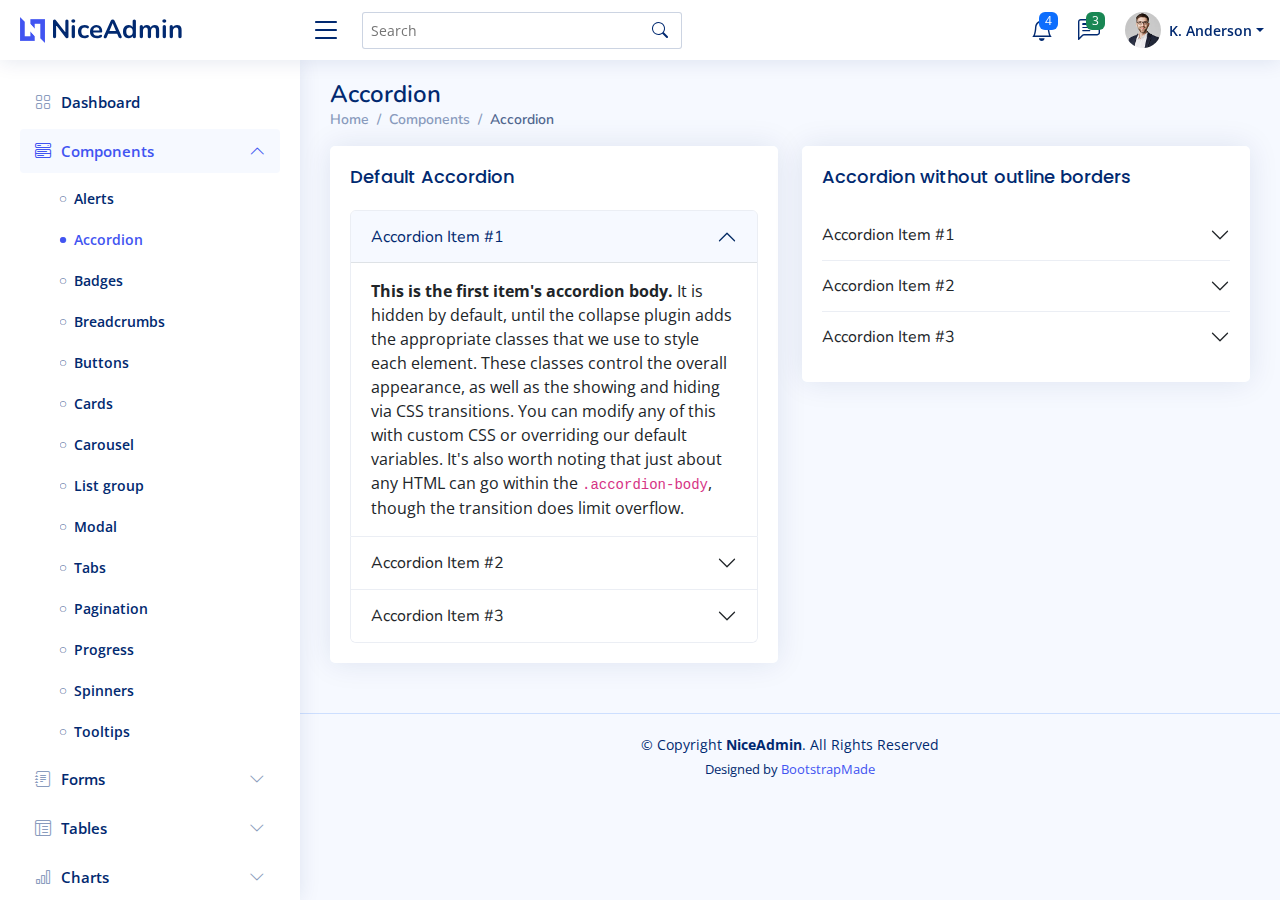
<file: admin0/components-accordion.html>
<!DOCTYPE html>
<html lang="en">

<head>
  <meta charset="utf-8">
  <meta content="width=device-width, initial-scale=1.0" name="viewport">

  <title>Components / Accordion - NiceAdmin Bootstrap Template</title>
  <meta content="" name="description">
  <meta content="" name="keywords">

  <!-- Favicons -->
  <link href="assets/img/favicon.png" rel="icon">
  <link href="assets/img/apple-touch-icon.png" rel="apple-touch-icon">

  <!-- Google Fonts -->
  <link href="https://fonts.gstatic.com" rel="preconnect">
  <link href="https://fonts.googleapis.com/css?family=Open+Sans:300,300i,400,400i,600,600i,700,700i|Nunito:300,300i,400,400i,600,600i,700,700i|Poppins:300,300i,400,400i,500,500i,600,600i,700,700i" rel="stylesheet">

  <!-- Vendor CSS Files -->
  <link href="assets/vendor/bootstrap/css/bootstrap.min.css" rel="stylesheet">
  <link href="assets/vendor/bootstrap-icons/bootstrap-icons.css" rel="stylesheet">
  <link href="assets/vendor/boxicons/css/boxicons.min.css" rel="stylesheet">
  <link href="assets/vendor/quill/quill.snow.css" rel="stylesheet">
  <link href="assets/vendor/quill/quill.bubble.css" rel="stylesheet">
  <link href="assets/vendor/remixicon/remixicon.css" rel="stylesheet">
  <link href="assets/vendor/simple-datatables/style.css" rel="stylesheet">

  <!-- Template Main CSS File -->
  <link href="assets/css/style.css" rel="stylesheet">

  <!-- =======================================================
  * Template Name: NiceAdmin
  * Updated: Aug 30 2023 with Bootstrap v5.3.1
  * Template URL: https://bootstrapmade.com/nice-admin-bootstrap-admin-html-template/
  * Author: BootstrapMade.com
  * License: https://bootstrapmade.com/license/
  ======================================================== -->
</head>

<body>

  <!-- ======= Header ======= -->
  <header id="header" class="header fixed-top d-flex align-items-center">

    <div class="d-flex align-items-center justify-content-between">
      <a href="index.html" class="logo d-flex align-items-center">
        <img src="assets/img/logo.png" alt="">
        <span class="d-none d-lg-block">NiceAdmin</span>
      </a>
      <i class="bi bi-list toggle-sidebar-btn"></i>
    </div><!-- End Logo -->

    <div class="search-bar">
      <form class="search-form d-flex align-items-center" method="POST" action="#">
        <input type="text" name="query" placeholder="Search" title="Enter search keyword">
        <button type="submit" title="Search"><i class="bi bi-search"></i></button>
      </form>
    </div><!-- End Search Bar -->

    <nav class="header-nav ms-auto">
      <ul class="d-flex align-items-center">

        <li class="nav-item d-block d-lg-none">
          <a class="nav-link nav-icon search-bar-toggle " href="#">
            <i class="bi bi-search"></i>
          </a>
        </li><!-- End Search Icon-->

        <li class="nav-item dropdown">

          <a class="nav-link nav-icon" href="#" data-bs-toggle="dropdown">
            <i class="bi bi-bell"></i>
            <span class="badge bg-primary badge-number">4</span>
          </a><!-- End Notification Icon -->

          <ul class="dropdown-menu dropdown-menu-end dropdown-menu-arrow notifications">
            <li class="dropdown-header">
              You have 4 new notifications
              <a href="#"><span class="badge rounded-pill bg-primary p-2 ms-2">View all</span></a>
            </li>
            <li>
              <hr class="dropdown-divider">
            </li>

            <li class="notification-item">
              <i class="bi bi-exclamation-circle text-warning"></i>
              <div>
                <h4>Lorem Ipsum</h4>
                <p>Quae dolorem earum veritatis oditseno</p>
                <p>30 min. ago</p>
              </div>
            </li>

            <li>
              <hr class="dropdown-divider">
            </li>

            <li class="notification-item">
              <i class="bi bi-x-circle text-danger"></i>
              <div>
                <h4>Atque rerum nesciunt</h4>
                <p>Quae dolorem earum veritatis oditseno</p>
                <p>1 hr. ago</p>
              </div>
            </li>

            <li>
              <hr class="dropdown-divider">
            </li>

            <li class="notification-item">
              <i class="bi bi-check-circle text-success"></i>
              <div>
                <h4>Sit rerum fuga</h4>
                <p>Quae dolorem earum veritatis oditseno</p>
                <p>2 hrs. ago</p>
              </div>
            </li>

            <li>
              <hr class="dropdown-divider">
            </li>

            <li class="notification-item">
              <i class="bi bi-info-circle text-primary"></i>
              <div>
                <h4>Dicta reprehenderit</h4>
                <p>Quae dolorem earum veritatis oditseno</p>
                <p>4 hrs. ago</p>
              </div>
            </li>

            <li>
              <hr class="dropdown-divider">
            </li>
            <li class="dropdown-footer">
              <a href="#">Show all notifications</a>
            </li>

          </ul><!-- End Notification Dropdown Items -->

        </li><!-- End Notification Nav -->

        <li class="nav-item dropdown">

          <a class="nav-link nav-icon" href="#" data-bs-toggle="dropdown">
            <i class="bi bi-chat-left-text"></i>
            <span class="badge bg-success badge-number">3</span>
          </a><!-- End Messages Icon -->

          <ul class="dropdown-menu dropdown-menu-end dropdown-menu-arrow messages">
            <li class="dropdown-header">
              You have 3 new messages
              <a href="#"><span class="badge rounded-pill bg-primary p-2 ms-2">View all</span></a>
            </li>
            <li>
              <hr class="dropdown-divider">
            </li>

            <li class="message-item">
              <a href="#">
                <img src="assets/img/messages-1.jpg" alt="" class="rounded-circle">
                <div>
                  <h4>Maria Hudson</h4>
                  <p>Velit asperiores et ducimus soluta repudiandae labore officia est ut...</p>
                  <p>4 hrs. ago</p>
                </div>
              </a>
            </li>
            <li>
              <hr class="dropdown-divider">
            </li>

            <li class="message-item">
              <a href="#">
                <img src="assets/img/messages-2.jpg" alt="" class="rounded-circle">
                <div>
                  <h4>Anna Nelson</h4>
                  <p>Velit asperiores et ducimus soluta repudiandae labore officia est ut...</p>
                  <p>6 hrs. ago</p>
                </div>
              </a>
            </li>
            <li>
              <hr class="dropdown-divider">
            </li>

            <li class="message-item">
              <a href="#">
                <img src="assets/img/messages-3.jpg" alt="" class="rounded-circle">
                <div>
                  <h4>David Muldon</h4>
                  <p>Velit asperiores et ducimus soluta repudiandae labore officia est ut...</p>
                  <p>8 hrs. ago</p>
                </div>
              </a>
            </li>
            <li>
              <hr class="dropdown-divider">
            </li>

            <li class="dropdown-footer">
              <a href="#">Show all messages</a>
            </li>

          </ul><!-- End Messages Dropdown Items -->

        </li><!-- End Messages Nav -->

        <li class="nav-item dropdown pe-3">

          <a class="nav-link nav-profile d-flex align-items-center pe-0" href="#" data-bs-toggle="dropdown">
            <img src="assets/img/profile-img.jpg" alt="Profile" class="rounded-circle">
            <span class="d-none d-md-block dropdown-toggle ps-2">K. Anderson</span>
          </a><!-- End Profile Iamge Icon -->

          <ul class="dropdown-menu dropdown-menu-end dropdown-menu-arrow profile">
            <li class="dropdown-header">
              <h6>Kevin Anderson</h6>
              <span>Web Designer</span>
            </li>
            <li>
              <hr class="dropdown-divider">
            </li>

            <li>
              <a class="dropdown-item d-flex align-items-center" href="users-profile.html">
                <i class="bi bi-person"></i>
                <span>My Profile</span>
              </a>
            </li>
            <li>
              <hr class="dropdown-divider">
            </li>

            <li>
              <a class="dropdown-item d-flex align-items-center" href="users-profile.html">
                <i class="bi bi-gear"></i>
                <span>Account Settings</span>
              </a>
            </li>
            <li>
              <hr class="dropdown-divider">
            </li>

            <li>
              <a class="dropdown-item d-flex align-items-center" href="pages-faq.html">
                <i class="bi bi-question-circle"></i>
                <span>Need Help?</span>
              </a>
            </li>
            <li>
              <hr class="dropdown-divider">
            </li>

            <li>
              <a class="dropdown-item d-flex align-items-center" href="#">
                <i class="bi bi-box-arrow-right"></i>
                <span>Sign Out</span>
              </a>
            </li>

          </ul><!-- End Profile Dropdown Items -->
        </li><!-- End Profile Nav -->

      </ul>
    </nav><!-- End Icons Navigation -->

  </header><!-- End Header -->

  <!-- ======= Sidebar ======= -->
  <aside id="sidebar" class="sidebar">

    <ul class="sidebar-nav" id="sidebar-nav">

      <li class="nav-item">
        <a class="nav-link collapsed" href="index.html">
          <i class="bi bi-grid"></i>
          <span>Dashboard</span>
        </a>
      </li><!-- End Dashboard Nav -->

      <li class="nav-item">
        <a class="nav-link " data-bs-target="#components-nav" data-bs-toggle="collapse" href="#">
          <i class="bi bi-menu-button-wide"></i><span>Components</span><i class="bi bi-chevron-down ms-auto"></i>
        </a>
        <ul id="components-nav" class="nav-content collapse show" data-bs-parent="#sidebar-nav">
          <li>
            <a href="components-alerts.html">
              <i class="bi bi-circle"></i><span>Alerts</span>
            </a>
          </li>
          <li>
            <a href="components-accordion.html" class="active">
              <i class="bi bi-circle"></i><span>Accordion</span>
            </a>
          </li>
          <li>
            <a href="components-badges.html">
              <i class="bi bi-circle"></i><span>Badges</span>
            </a>
          </li>
          <li>
            <a href="components-breadcrumbs.html">
              <i class="bi bi-circle"></i><span>Breadcrumbs</span>
            </a>
          </li>
          <li>
            <a href="components-buttons.html">
              <i class="bi bi-circle"></i><span>Buttons</span>
            </a>
          </li>
          <li>
            <a href="components-cards.html">
              <i class="bi bi-circle"></i><span>Cards</span>
            </a>
          </li>
          <li>
            <a href="components-carousel.html">
              <i class="bi bi-circle"></i><span>Carousel</span>
            </a>
          </li>
          <li>
            <a href="components-list-group.html">
              <i class="bi bi-circle"></i><span>List group</span>
            </a>
          </li>
          <li>
            <a href="components-modal.html">
              <i class="bi bi-circle"></i><span>Modal</span>
            </a>
          </li>
          <li>
            <a href="components-tabs.html">
              <i class="bi bi-circle"></i><span>Tabs</span>
            </a>
          </li>
          <li>
            <a href="components-pagination.html">
              <i class="bi bi-circle"></i><span>Pagination</span>
            </a>
          </li>
          <li>
            <a href="components-progress.html">
              <i class="bi bi-circle"></i><span>Progress</span>
            </a>
          </li>
          <li>
            <a href="components-spinners.html">
              <i class="bi bi-circle"></i><span>Spinners</span>
            </a>
          </li>
          <li>
            <a href="components-tooltips.html">
              <i class="bi bi-circle"></i><span>Tooltips</span>
            </a>
          </li>
        </ul>
      </li><!-- End Components Nav -->

      <li class="nav-item">
        <a class="nav-link collapsed" data-bs-target="#forms-nav" data-bs-toggle="collapse" href="#">
          <i class="bi bi-journal-text"></i><span>Forms</span><i class="bi bi-chevron-down ms-auto"></i>
        </a>
        <ul id="forms-nav" class="nav-content collapse " data-bs-parent="#sidebar-nav">
          <li>
            <a href="forms-elements.html">
              <i class="bi bi-circle"></i><span>Form Elements</span>
            </a>
          </li>
          <li>
            <a href="forms-layouts.html">
              <i class="bi bi-circle"></i><span>Form Layouts</span>
            </a>
          </li>
          <li>
            <a href="forms-editors.html">
              <i class="bi bi-circle"></i><span>Form Editors</span>
            </a>
          </li>
          <li>
            <a href="forms-validation.html">
              <i class="bi bi-circle"></i><span>Form Validation</span>
            </a>
          </li>
        </ul>
      </li><!-- End Forms Nav -->

      <li class="nav-item">
        <a class="nav-link collapsed" data-bs-target="#tables-nav" data-bs-toggle="collapse" href="#">
          <i class="bi bi-layout-text-window-reverse"></i><span>Tables</span><i class="bi bi-chevron-down ms-auto"></i>
        </a>
        <ul id="tables-nav" class="nav-content collapse " data-bs-parent="#sidebar-nav">
          <li>
            <a href="tables-general.html">
              <i class="bi bi-circle"></i><span>General Tables</span>
            </a>
          </li>
          <li>
            <a href="tables-data.html">
              <i class="bi bi-circle"></i><span>Data Tables</span>
            </a>
          </li>
        </ul>
      </li><!-- End Tables Nav -->

      <li class="nav-item">
        <a class="nav-link collapsed" data-bs-target="#charts-nav" data-bs-toggle="collapse" href="#">
          <i class="bi bi-bar-chart"></i><span>Charts</span><i class="bi bi-chevron-down ms-auto"></i>
        </a>
        <ul id="charts-nav" class="nav-content collapse " data-bs-parent="#sidebar-nav">
          <li>
            <a href="charts-chartjs.html">
              <i class="bi bi-circle"></i><span>Chart.js</span>
            </a>
          </li>
          <li>
            <a href="charts-apexcharts.html">
              <i class="bi bi-circle"></i><span>ApexCharts</span>
            </a>
          </li>
          <li>
            <a href="charts-echarts.html">
              <i class="bi bi-circle"></i><span>ECharts</span>
            </a>
          </li>
        </ul>
      </li><!-- End Charts Nav -->

      <li class="nav-item">
        <a class="nav-link collapsed" data-bs-target="#icons-nav" data-bs-toggle="collapse" href="#">
          <i class="bi bi-gem"></i><span>Icons</span><i class="bi bi-chevron-down ms-auto"></i>
        </a>
        <ul id="icons-nav" class="nav-content collapse " data-bs-parent="#sidebar-nav">
          <li>
            <a href="icons-bootstrap.html">
              <i class="bi bi-circle"></i><span>Bootstrap Icons</span>
            </a>
          </li>
          <li>
            <a href="icons-remix.html">
              <i class="bi bi-circle"></i><span>Remix Icons</span>
            </a>
          </li>
          <li>
            <a href="icons-boxicons.html">
              <i class="bi bi-circle"></i><span>Boxicons</span>
            </a>
          </li>
        </ul>
      </li><!-- End Icons Nav -->

      <li class="nav-heading">Pages</li>

      <li class="nav-item">
        <a class="nav-link collapsed" href="users-profile.html">
          <i class="bi bi-person"></i>
          <span>Profile</span>
        </a>
      </li><!-- End Profile Page Nav -->

      <li class="nav-item">
        <a class="nav-link collapsed" href="pages-faq.html">
          <i class="bi bi-question-circle"></i>
          <span>F.A.Q</span>
        </a>
      </li><!-- End F.A.Q Page Nav -->

      <li class="nav-item">
        <a class="nav-link collapsed" href="pages-contact.html">
          <i class="bi bi-envelope"></i>
          <span>Contact</span>
        </a>
      </li><!-- End Contact Page Nav -->

      <li class="nav-item">
        <a class="nav-link collapsed" href="pages-register.html">
          <i class="bi bi-card-list"></i>
          <span>Register</span>
        </a>
      </li><!-- End Register Page Nav -->

      <li class="nav-item">
        <a class="nav-link collapsed" href="pages-login.html">
          <i class="bi bi-box-arrow-in-right"></i>
          <span>Login</span>
        </a>
      </li><!-- End Login Page Nav -->

      <li class="nav-item">
        <a class="nav-link collapsed" href="pages-error-404.html">
          <i class="bi bi-dash-circle"></i>
          <span>Error 404</span>
        </a>
      </li><!-- End Error 404 Page Nav -->

      <li class="nav-item">
        <a class="nav-link collapsed" href="pages-blank.html">
          <i class="bi bi-file-earmark"></i>
          <span>Blank</span>
        </a>
      </li><!-- End Blank Page Nav -->

    </ul>

  </aside><!-- End Sidebar-->

  <main id="main" class="main">

    <div class="pagetitle">
      <h1>Accordion</h1>
      <nav>
        <ol class="breadcrumb">
          <li class="breadcrumb-item"><a href="index.html">Home</a></li>
          <li class="breadcrumb-item">Components</li>
          <li class="breadcrumb-item active">Accordion</li>
        </ol>
      </nav>
    </div><!-- End Page Title -->

    <section class="section">
      <div class="row">
        <div class="col-lg-6">

          <div class="card">
            <div class="card-body">
              <h5 class="card-title">Default Accordion</h5>

              <!-- Default Accordion -->
              <div class="accordion" id="accordionExample">
                <div class="accordion-item">
                  <h2 class="accordion-header" id="headingOne">
                    <button class="accordion-button" type="button" data-bs-toggle="collapse" data-bs-target="#collapseOne" aria-expanded="true" aria-controls="collapseOne">
                      Accordion Item #1
                    </button>
                  </h2>
                  <div id="collapseOne" class="accordion-collapse collapse show" aria-labelledby="headingOne" data-bs-parent="#accordionExample">
                    <div class="accordion-body">
                      <strong>This is the first item's accordion body.</strong> It is hidden by default, until the collapse plugin adds the appropriate classes that we use to style each element. These classes control the overall appearance, as well as the showing and hiding via CSS transitions. You can modify any of this with custom CSS or overriding our default variables. It's also worth noting that just about any HTML can go within the <code>.accordion-body</code>, though the transition does limit overflow.
                    </div>
                  </div>
                </div>
                <div class="accordion-item">
                  <h2 class="accordion-header" id="headingTwo">
                    <button class="accordion-button collapsed" type="button" data-bs-toggle="collapse" data-bs-target="#collapseTwo" aria-expanded="false" aria-controls="collapseTwo">
                      Accordion Item #2
                    </button>
                  </h2>
                  <div id="collapseTwo" class="accordion-collapse collapse" aria-labelledby="headingTwo" data-bs-parent="#accordionExample">
                    <div class="accordion-body">
                      <strong>This is the second item's accordion body.</strong> It is hidden by default, until the collapse plugin adds the appropriate classes that we use to style each element. These classes control the overall appearance, as well as the showing and hiding via CSS transitions. You can modify any of this with custom CSS or overriding our default variables. It's also worth noting that just about any HTML can go within the <code>.accordion-body</code>, though the transition does limit overflow.
                    </div>
                  </div>
                </div>
                <div class="accordion-item">
                  <h2 class="accordion-header" id="headingThree">
                    <button class="accordion-button collapsed" type="button" data-bs-toggle="collapse" data-bs-target="#collapseThree" aria-expanded="false" aria-controls="collapseThree">
                      Accordion Item #3
                    </button>
                  </h2>
                  <div id="collapseThree" class="accordion-collapse collapse" aria-labelledby="headingThree" data-bs-parent="#accordionExample">
                    <div class="accordion-body">
                      <strong>This is the third item's accordion body.</strong> It is hidden by default, until the collapse plugin adds the appropriate classes that we use to style each element. These classes control the overall appearance, as well as the showing and hiding via CSS transitions. You can modify any of this with custom CSS or overriding our default variables. It's also worth noting that just about any HTML can go within the <code>.accordion-body</code>, though the transition does limit overflow.
                    </div>
                  </div>
                </div>
              </div><!-- End Default Accordion Example -->

            </div>
          </div>

        </div>

        <div class="col-lg-6">

          <div class="card">
            <div class="card-body">
              <h5 class="card-title">Accordion without outline borders</h5>

              <!-- Accordion without outline borders -->
              <div class="accordion accordion-flush" id="accordionFlushExample">
                <div class="accordion-item">
                  <h2 class="accordion-header" id="flush-headingOne">
                    <button class="accordion-button collapsed" type="button" data-bs-toggle="collapse" data-bs-target="#flush-collapseOne" aria-expanded="false" aria-controls="flush-collapseOne">
                      Accordion Item #1
                    </button>
                  </h2>
                  <div id="flush-collapseOne" class="accordion-collapse collapse" aria-labelledby="flush-headingOne" data-bs-parent="#accordionFlushExample">
                    <div class="accordion-body">Placeholder content for this accordion, which is intended to demonstrate the <code>.accordion-flush</code> class. This is the first item's accordion body.</div>
                  </div>
                </div>
                <div class="accordion-item">
                  <h2 class="accordion-header" id="flush-headingTwo">
                    <button class="accordion-button collapsed" type="button" data-bs-toggle="collapse" data-bs-target="#flush-collapseTwo" aria-expanded="false" aria-controls="flush-collapseTwo">
                      Accordion Item #2
                    </button>
                  </h2>
                  <div id="flush-collapseTwo" class="accordion-collapse collapse" aria-labelledby="flush-headingTwo" data-bs-parent="#accordionFlushExample">
                    <div class="accordion-body">Placeholder content for this accordion, which is intended to demonstrate the <code>.accordion-flush</code> class. This is the second item's accordion body. Let's imagine this being filled with some actual content.</div>
                  </div>
                </div>
                <div class="accordion-item">
                  <h2 class="accordion-header" id="flush-headingThree">
                    <button class="accordion-button collapsed" type="button" data-bs-toggle="collapse" data-bs-target="#flush-collapseThree" aria-expanded="false" aria-controls="flush-collapseThree">
                      Accordion Item #3
                    </button>
                  </h2>
                  <div id="flush-collapseThree" class="accordion-collapse collapse" aria-labelledby="flush-headingThree" data-bs-parent="#accordionFlushExample">
                    <div class="accordion-body">Placeholder content for this accordion, which is intended to demonstrate the <code>.accordion-flush</code> class. This is the third item's accordion body. Nothing more exciting happening here in terms of content, but just filling up the space to make it look, at least at first glance, a bit more representative of how this would look in a real-world application.</div>
                  </div>
                </div>
              </div><!-- End Accordion without outline borders -->

            </div>
          </div>

        </div>
      </div>
    </section>

  </main><!-- End #main -->

  <!-- ======= Footer ======= -->
  <footer id="footer" class="footer">
    <div class="copyright">
      &copy; Copyright <strong><span>NiceAdmin</span></strong>. All Rights Reserved
    </div>
    <div class="credits">
      <!-- All the links in the footer should remain intact. -->
      <!-- You can delete the links only if you purchased the pro version. -->
      <!-- Licensing information: https://bootstrapmade.com/license/ -->
      <!-- Purchase the pro version with working PHP/AJAX contact form: https://bootstrapmade.com/nice-admin-bootstrap-admin-html-template/ -->
      Designed by <a href="https://bootstrapmade.com/">BootstrapMade</a>
    </div>
  </footer><!-- End Footer -->

  <a href="#" class="back-to-top d-flex align-items-center justify-content-center"><i class="bi bi-arrow-up-short"></i></a>

  <!-- Vendor JS Files -->
  <script src="assets/vendor/apexcharts/apexcharts.min.js"></script>
  <script src="assets/vendor/bootstrap/js/bootstrap.bundle.min.js"></script>
  <script src="assets/vendor/chart.js/chart.umd.js"></script>
  <script src="assets/vendor/echarts/echarts.min.js"></script>
  <script src="assets/vendor/quill/quill.min.js"></script>
  <script src="assets/vendor/simple-datatables/simple-datatables.js"></script>
  <script src="assets/vendor/tinymce/tinymce.min.js"></script>
  <script src="assets/vendor/php-email-form/validate.js"></script>

  <!-- Template Main JS File -->
  <script src="assets/js/main.js"></script>

</body>

</html>
</file>
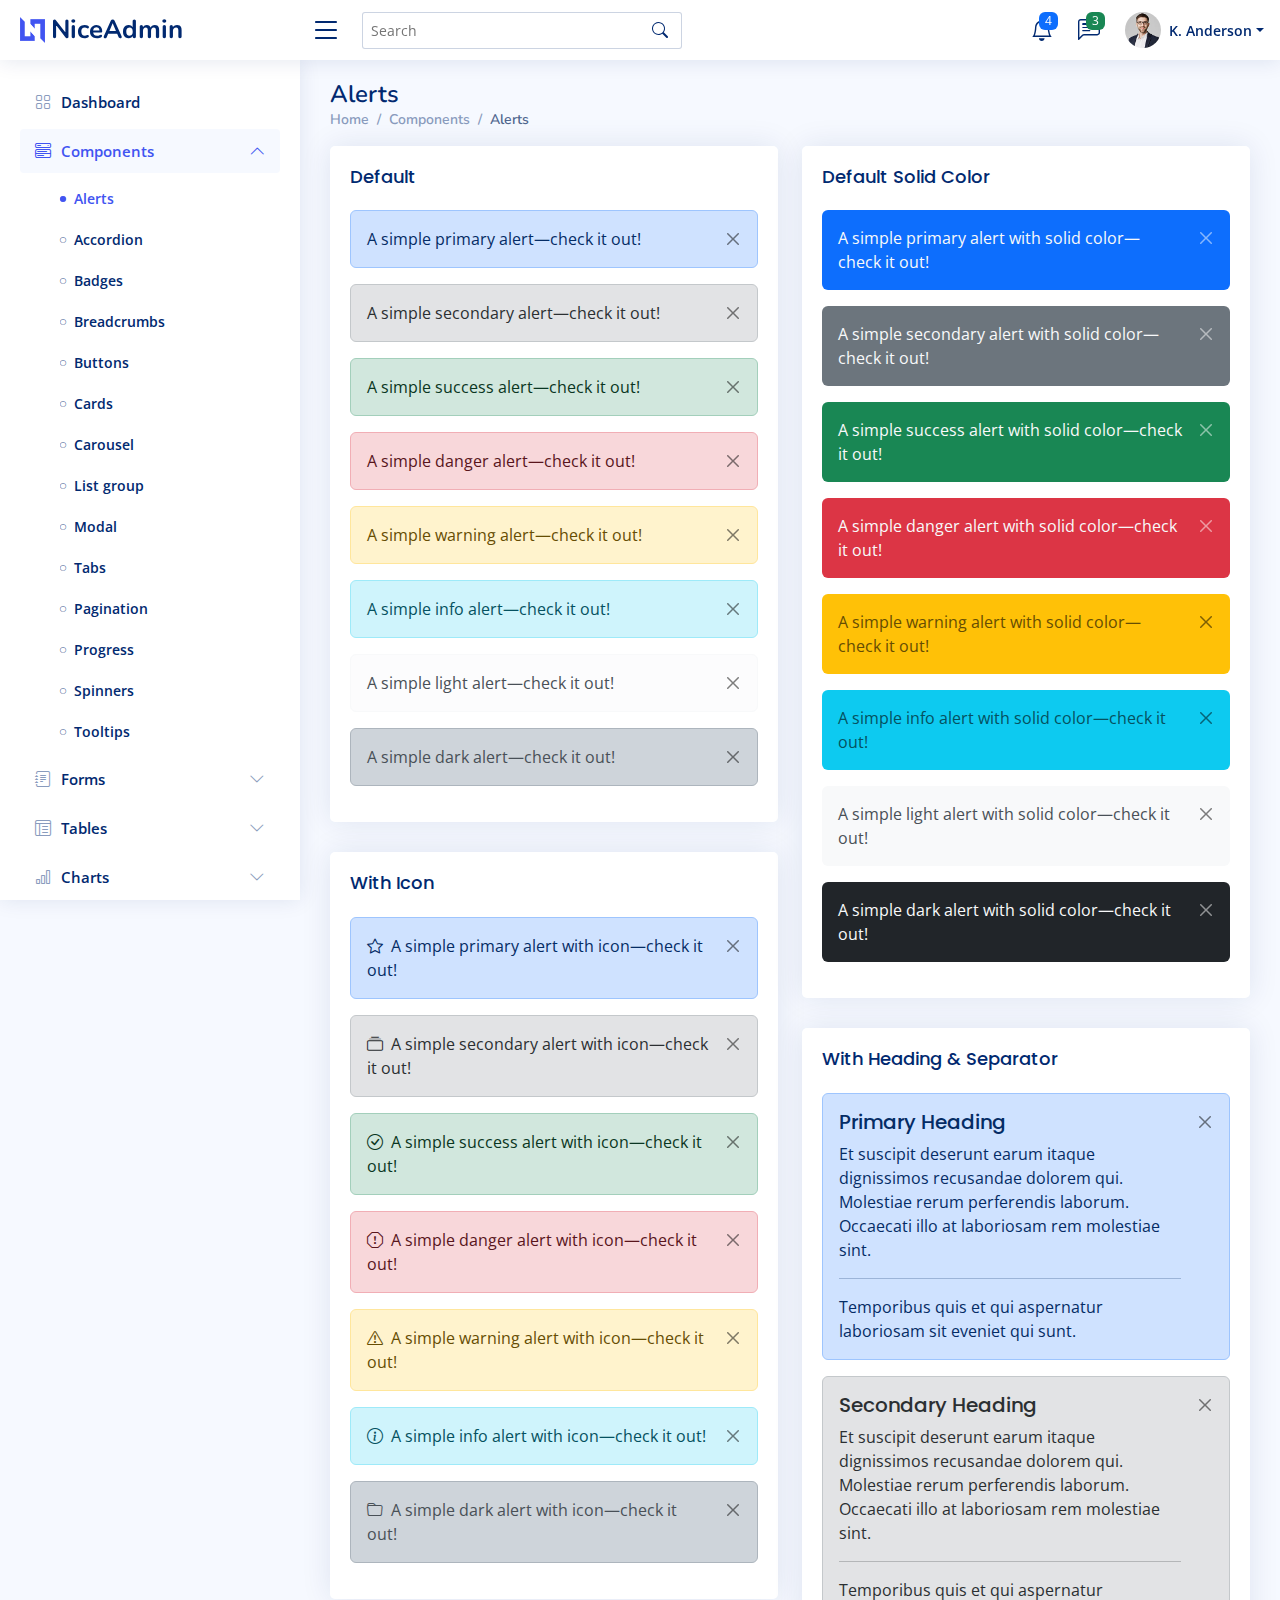
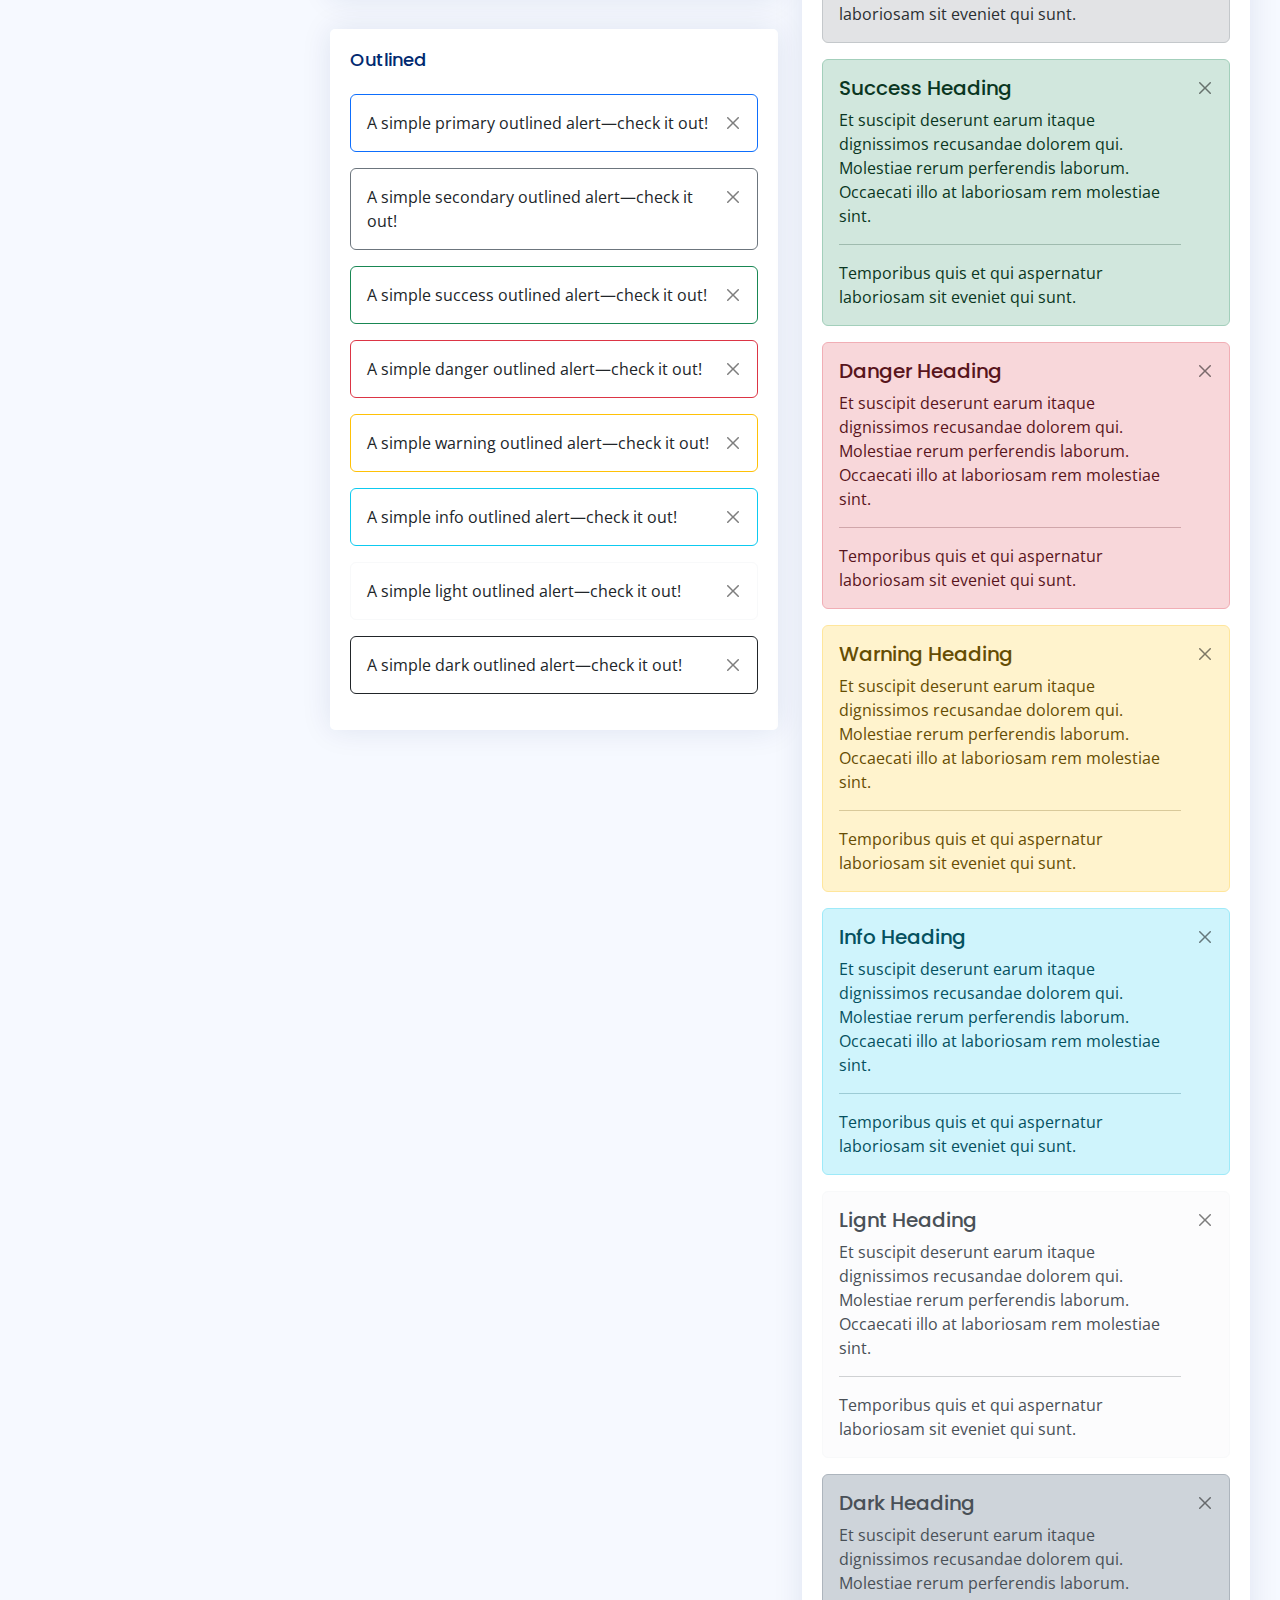
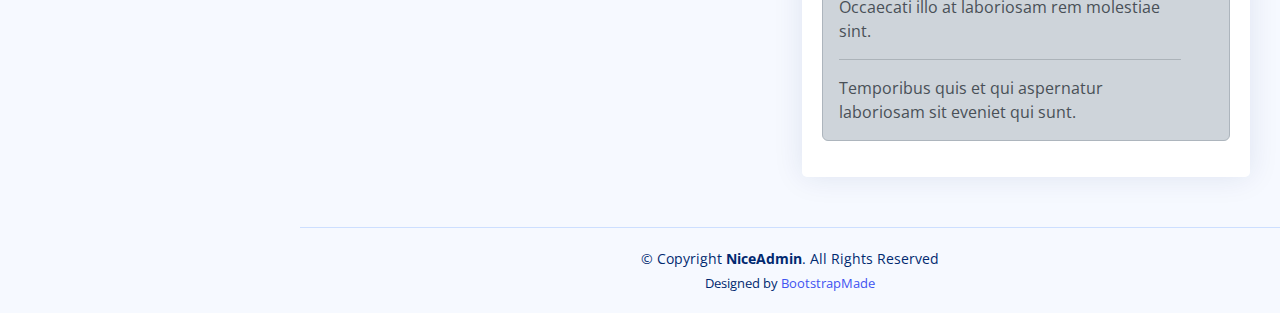
<file: admin0/components-alerts.html>
<!DOCTYPE html>
<html lang="en">

<head>
  <meta charset="utf-8">
  <meta content="width=device-width, initial-scale=1.0" name="viewport">

  <title>Components / Alerts - NiceAdmin Bootstrap Template</title>
  <meta content="" name="description">
  <meta content="" name="keywords">

  <!-- Favicons -->
  <link href="assets/img/favicon.png" rel="icon">
  <link href="assets/img/apple-touch-icon.png" rel="apple-touch-icon">

  <!-- Google Fonts -->
  <link href="https://fonts.gstatic.com" rel="preconnect">
  <link href="https://fonts.googleapis.com/css?family=Open+Sans:300,300i,400,400i,600,600i,700,700i|Nunito:300,300i,400,400i,600,600i,700,700i|Poppins:300,300i,400,400i,500,500i,600,600i,700,700i" rel="stylesheet">

  <!-- Vendor CSS Files -->
  <link href="assets/vendor/bootstrap/css/bootstrap.min.css" rel="stylesheet">
  <link href="assets/vendor/bootstrap-icons/bootstrap-icons.css" rel="stylesheet">
  <link href="assets/vendor/boxicons/css/boxicons.min.css" rel="stylesheet">
  <link href="assets/vendor/quill/quill.snow.css" rel="stylesheet">
  <link href="assets/vendor/quill/quill.bubble.css" rel="stylesheet">
  <link href="assets/vendor/remixicon/remixicon.css" rel="stylesheet">
  <link href="assets/vendor/simple-datatables/style.css" rel="stylesheet">

  <!-- Template Main CSS File -->
  <link href="assets/css/style.css" rel="stylesheet">

  <!-- =======================================================
  * Template Name: NiceAdmin
  * Updated: Aug 30 2023 with Bootstrap v5.3.1
  * Template URL: https://bootstrapmade.com/nice-admin-bootstrap-admin-html-template/
  * Author: BootstrapMade.com
  * License: https://bootstrapmade.com/license/
  ======================================================== -->
</head>

<body>

  <!-- ======= Header ======= -->
  <header id="header" class="header fixed-top d-flex align-items-center">

    <div class="d-flex align-items-center justify-content-between">
      <a href="index.html" class="logo d-flex align-items-center">
        <img src="assets/img/logo.png" alt="">
        <span class="d-none d-lg-block">NiceAdmin</span>
      </a>
      <i class="bi bi-list toggle-sidebar-btn"></i>
    </div><!-- End Logo -->

    <div class="search-bar">
      <form class="search-form d-flex align-items-center" method="POST" action="#">
        <input type="text" name="query" placeholder="Search" title="Enter search keyword">
        <button type="submit" title="Search"><i class="bi bi-search"></i></button>
      </form>
    </div><!-- End Search Bar -->

    <nav class="header-nav ms-auto">
      <ul class="d-flex align-items-center">

        <li class="nav-item d-block d-lg-none">
          <a class="nav-link nav-icon search-bar-toggle " href="#">
            <i class="bi bi-search"></i>
          </a>
        </li><!-- End Search Icon-->

        <li class="nav-item dropdown">

          <a class="nav-link nav-icon" href="#" data-bs-toggle="dropdown">
            <i class="bi bi-bell"></i>
            <span class="badge bg-primary badge-number">4</span>
          </a><!-- End Notification Icon -->

          <ul class="dropdown-menu dropdown-menu-end dropdown-menu-arrow notifications">
            <li class="dropdown-header">
              You have 4 new notifications
              <a href="#"><span class="badge rounded-pill bg-primary p-2 ms-2">View all</span></a>
            </li>
            <li>
              <hr class="dropdown-divider">
            </li>

            <li class="notification-item">
              <i class="bi bi-exclamation-circle text-warning"></i>
              <div>
                <h4>Lorem Ipsum</h4>
                <p>Quae dolorem earum veritatis oditseno</p>
                <p>30 min. ago</p>
              </div>
            </li>

            <li>
              <hr class="dropdown-divider">
            </li>

            <li class="notification-item">
              <i class="bi bi-x-circle text-danger"></i>
              <div>
                <h4>Atque rerum nesciunt</h4>
                <p>Quae dolorem earum veritatis oditseno</p>
                <p>1 hr. ago</p>
              </div>
            </li>

            <li>
              <hr class="dropdown-divider">
            </li>

            <li class="notification-item">
              <i class="bi bi-check-circle text-success"></i>
              <div>
                <h4>Sit rerum fuga</h4>
                <p>Quae dolorem earum veritatis oditseno</p>
                <p>2 hrs. ago</p>
              </div>
            </li>

            <li>
              <hr class="dropdown-divider">
            </li>

            <li class="notification-item">
              <i class="bi bi-info-circle text-primary"></i>
              <div>
                <h4>Dicta reprehenderit</h4>
                <p>Quae dolorem earum veritatis oditseno</p>
                <p>4 hrs. ago</p>
              </div>
            </li>

            <li>
              <hr class="dropdown-divider">
            </li>
            <li class="dropdown-footer">
              <a href="#">Show all notifications</a>
            </li>

          </ul><!-- End Notification Dropdown Items -->

        </li><!-- End Notification Nav -->

        <li class="nav-item dropdown">

          <a class="nav-link nav-icon" href="#" data-bs-toggle="dropdown">
            <i class="bi bi-chat-left-text"></i>
            <span class="badge bg-success badge-number">3</span>
          </a><!-- End Messages Icon -->

          <ul class="dropdown-menu dropdown-menu-end dropdown-menu-arrow messages">
            <li class="dropdown-header">
              You have 3 new messages
              <a href="#"><span class="badge rounded-pill bg-primary p-2 ms-2">View all</span></a>
            </li>
            <li>
              <hr class="dropdown-divider">
            </li>

            <li class="message-item">
              <a href="#">
                <img src="assets/img/messages-1.jpg" alt="" class="rounded-circle">
                <div>
                  <h4>Maria Hudson</h4>
                  <p>Velit asperiores et ducimus soluta repudiandae labore officia est ut...</p>
                  <p>4 hrs. ago</p>
                </div>
              </a>
            </li>
            <li>
              <hr class="dropdown-divider">
            </li>

            <li class="message-item">
              <a href="#">
                <img src="assets/img/messages-2.jpg" alt="" class="rounded-circle">
                <div>
                  <h4>Anna Nelson</h4>
                  <p>Velit asperiores et ducimus soluta repudiandae labore officia est ut...</p>
                  <p>6 hrs. ago</p>
                </div>
              </a>
            </li>
            <li>
              <hr class="dropdown-divider">
            </li>

            <li class="message-item">
              <a href="#">
                <img src="assets/img/messages-3.jpg" alt="" class="rounded-circle">
                <div>
                  <h4>David Muldon</h4>
                  <p>Velit asperiores et ducimus soluta repudiandae labore officia est ut...</p>
                  <p>8 hrs. ago</p>
                </div>
              </a>
            </li>
            <li>
              <hr class="dropdown-divider">
            </li>

            <li class="dropdown-footer">
              <a href="#">Show all messages</a>
            </li>

          </ul><!-- End Messages Dropdown Items -->

        </li><!-- End Messages Nav -->

        <li class="nav-item dropdown pe-3">

          <a class="nav-link nav-profile d-flex align-items-center pe-0" href="#" data-bs-toggle="dropdown">
            <img src="assets/img/profile-img.jpg" alt="Profile" class="rounded-circle">
            <span class="d-none d-md-block dropdown-toggle ps-2">K. Anderson</span>
          </a><!-- End Profile Iamge Icon -->

          <ul class="dropdown-menu dropdown-menu-end dropdown-menu-arrow profile">
            <li class="dropdown-header">
              <h6>Kevin Anderson</h6>
              <span>Web Designer</span>
            </li>
            <li>
              <hr class="dropdown-divider">
            </li>

            <li>
              <a class="dropdown-item d-flex align-items-center" href="users-profile.html">
                <i class="bi bi-person"></i>
                <span>My Profile</span>
              </a>
            </li>
            <li>
              <hr class="dropdown-divider">
            </li>

            <li>
              <a class="dropdown-item d-flex align-items-center" href="users-profile.html">
                <i class="bi bi-gear"></i>
                <span>Account Settings</span>
              </a>
            </li>
            <li>
              <hr class="dropdown-divider">
            </li>

            <li>
              <a class="dropdown-item d-flex align-items-center" href="pages-faq.html">
                <i class="bi bi-question-circle"></i>
                <span>Need Help?</span>
              </a>
            </li>
            <li>
              <hr class="dropdown-divider">
            </li>

            <li>
              <a class="dropdown-item d-flex align-items-center" href="#">
                <i class="bi bi-box-arrow-right"></i>
                <span>Sign Out</span>
              </a>
            </li>

          </ul><!-- End Profile Dropdown Items -->
        </li><!-- End Profile Nav -->

      </ul>
    </nav><!-- End Icons Navigation -->

  </header><!-- End Header -->

  <!-- ======= Sidebar ======= -->
  <aside id="sidebar" class="sidebar">

    <ul class="sidebar-nav" id="sidebar-nav">

      <li class="nav-item">
        <a class="nav-link collapsed" href="index.html">
          <i class="bi bi-grid"></i>
          <span>Dashboard</span>
        </a>
      </li><!-- End Dashboard Nav -->

      <li class="nav-item">
        <a class="nav-link " data-bs-target="#components-nav" data-bs-toggle="collapse" href="#">
          <i class="bi bi-menu-button-wide"></i><span>Components</span><i class="bi bi-chevron-down ms-auto"></i>
        </a>
        <ul id="components-nav" class="nav-content collapse show" data-bs-parent="#sidebar-nav">
          <li>
            <a href="components-alerts.html" class="active">
              <i class="bi bi-circle"></i><span>Alerts</span>
            </a>
          </li>
          <li>
            <a href="components-accordion.html">
              <i class="bi bi-circle"></i><span>Accordion</span>
            </a>
          </li>
          <li>
            <a href="components-badges.html">
              <i class="bi bi-circle"></i><span>Badges</span>
            </a>
          </li>
          <li>
            <a href="components-breadcrumbs.html">
              <i class="bi bi-circle"></i><span>Breadcrumbs</span>
            </a>
          </li>
          <li>
            <a href="components-buttons.html">
              <i class="bi bi-circle"></i><span>Buttons</span>
            </a>
          </li>
          <li>
            <a href="components-cards.html">
              <i class="bi bi-circle"></i><span>Cards</span>
            </a>
          </li>
          <li>
            <a href="components-carousel.html">
              <i class="bi bi-circle"></i><span>Carousel</span>
            </a>
          </li>
          <li>
            <a href="components-list-group.html">
              <i class="bi bi-circle"></i><span>List group</span>
            </a>
          </li>
          <li>
            <a href="components-modal.html">
              <i class="bi bi-circle"></i><span>Modal</span>
            </a>
          </li>
          <li>
            <a href="components-tabs.html">
              <i class="bi bi-circle"></i><span>Tabs</span>
            </a>
          </li>
          <li>
            <a href="components-pagination.html">
              <i class="bi bi-circle"></i><span>Pagination</span>
            </a>
          </li>
          <li>
            <a href="components-progress.html">
              <i class="bi bi-circle"></i><span>Progress</span>
            </a>
          </li>
          <li>
            <a href="components-spinners.html">
              <i class="bi bi-circle"></i><span>Spinners</span>
            </a>
          </li>
          <li>
            <a href="components-tooltips.html">
              <i class="bi bi-circle"></i><span>Tooltips</span>
            </a>
          </li>
        </ul>
      </li><!-- End Components Nav -->

      <li class="nav-item">
        <a class="nav-link collapsed" data-bs-target="#forms-nav" data-bs-toggle="collapse" href="#">
          <i class="bi bi-journal-text"></i><span>Forms</span><i class="bi bi-chevron-down ms-auto"></i>
        </a>
        <ul id="forms-nav" class="nav-content collapse " data-bs-parent="#sidebar-nav">
          <li>
            <a href="forms-elements.html">
              <i class="bi bi-circle"></i><span>Form Elements</span>
            </a>
          </li>
          <li>
            <a href="forms-layouts.html">
              <i class="bi bi-circle"></i><span>Form Layouts</span>
            </a>
          </li>
          <li>
            <a href="forms-editors.html">
              <i class="bi bi-circle"></i><span>Form Editors</span>
            </a>
          </li>
          <li>
            <a href="forms-validation.html">
              <i class="bi bi-circle"></i><span>Form Validation</span>
            </a>
          </li>
        </ul>
      </li><!-- End Forms Nav -->

      <li class="nav-item">
        <a class="nav-link collapsed" data-bs-target="#tables-nav" data-bs-toggle="collapse" href="#">
          <i class="bi bi-layout-text-window-reverse"></i><span>Tables</span><i class="bi bi-chevron-down ms-auto"></i>
        </a>
        <ul id="tables-nav" class="nav-content collapse " data-bs-parent="#sidebar-nav">
          <li>
            <a href="tables-general.html">
              <i class="bi bi-circle"></i><span>General Tables</span>
            </a>
          </li>
          <li>
            <a href="tables-data.html">
              <i class="bi bi-circle"></i><span>Data Tables</span>
            </a>
          </li>
        </ul>
      </li><!-- End Tables Nav -->

      <li class="nav-item">
        <a class="nav-link collapsed" data-bs-target="#charts-nav" data-bs-toggle="collapse" href="#">
          <i class="bi bi-bar-chart"></i><span>Charts</span><i class="bi bi-chevron-down ms-auto"></i>
        </a>
        <ul id="charts-nav" class="nav-content collapse " data-bs-parent="#sidebar-nav">
          <li>
            <a href="charts-chartjs.html">
              <i class="bi bi-circle"></i><span>Chart.js</span>
            </a>
          </li>
          <li>
            <a href="charts-apexcharts.html">
              <i class="bi bi-circle"></i><span>ApexCharts</span>
            </a>
          </li>
          <li>
            <a href="charts-echarts.html">
              <i class="bi bi-circle"></i><span>ECharts</span>
            </a>
          </li>
        </ul>
      </li><!-- End Charts Nav -->

      <li class="nav-item">
        <a class="nav-link collapsed" data-bs-target="#icons-nav" data-bs-toggle="collapse" href="#">
          <i class="bi bi-gem"></i><span>Icons</span><i class="bi bi-chevron-down ms-auto"></i>
        </a>
        <ul id="icons-nav" class="nav-content collapse " data-bs-parent="#sidebar-nav">
          <li>
            <a href="icons-bootstrap.html">
              <i class="bi bi-circle"></i><span>Bootstrap Icons</span>
            </a>
          </li>
          <li>
            <a href="icons-remix.html">
              <i class="bi bi-circle"></i><span>Remix Icons</span>
            </a>
          </li>
          <li>
            <a href="icons-boxicons.html">
              <i class="bi bi-circle"></i><span>Boxicons</span>
            </a>
          </li>
        </ul>
      </li><!-- End Icons Nav -->

      <li class="nav-heading">Pages</li>

      <li class="nav-item">
        <a class="nav-link collapsed" href="users-profile.html">
          <i class="bi bi-person"></i>
          <span>Profile</span>
        </a>
      </li><!-- End Profile Page Nav -->

      <li class="nav-item">
        <a class="nav-link collapsed" href="pages-faq.html">
          <i class="bi bi-question-circle"></i>
          <span>F.A.Q</span>
        </a>
      </li><!-- End F.A.Q Page Nav -->

      <li class="nav-item">
        <a class="nav-link collapsed" href="pages-contact.html">
          <i class="bi bi-envelope"></i>
          <span>Contact</span>
        </a>
      </li><!-- End Contact Page Nav -->

      <li class="nav-item">
        <a class="nav-link collapsed" href="pages-register.html">
          <i class="bi bi-card-list"></i>
          <span>Register</span>
        </a>
      </li><!-- End Register Page Nav -->

      <li class="nav-item">
        <a class="nav-link collapsed" href="pages-login.html">
          <i class="bi bi-box-arrow-in-right"></i>
          <span>Login</span>
        </a>
      </li><!-- End Login Page Nav -->

      <li class="nav-item">
        <a class="nav-link collapsed" href="pages-error-404.html">
          <i class="bi bi-dash-circle"></i>
          <span>Error 404</span>
        </a>
      </li><!-- End Error 404 Page Nav -->

      <li class="nav-item">
        <a class="nav-link collapsed" href="pages-blank.html">
          <i class="bi bi-file-earmark"></i>
          <span>Blank</span>
        </a>
      </li><!-- End Blank Page Nav -->

    </ul>

  </aside><!-- End Sidebar-->

  <main id="main" class="main">

    <div class="pagetitle">
      <h1>Alerts</h1>
      <nav>
        <ol class="breadcrumb">
          <li class="breadcrumb-item"><a href="index.html">Home</a></li>
          <li class="breadcrumb-item">Components</li>
          <li class="breadcrumb-item active">Alerts</li>
        </ol>
      </nav>
    </div><!-- End Page Title -->

    <section class="section">
      <div class="row">
        <div class="col-lg-6">

          <div class="card">
            <div class="card-body">

              <h5 class="card-title">Default</h5>

              <div class="alert alert-primary alert-dismissible fade show" role="alert">
                A simple primary alert—check it out!
                <button type="button" class="btn-close" data-bs-dismiss="alert" aria-label="Close"></button>
              </div>

              <div class="alert alert-secondary alert-dismissible fade show" role="alert">
                A simple secondary alert—check it out!
                <button type="button" class="btn-close" data-bs-dismiss="alert" aria-label="Close"></button>
              </div>

              <div class="alert alert-success alert-dismissible fade show" role="alert">
                A simple success alert—check it out!
                <button type="button" class="btn-close" data-bs-dismiss="alert" aria-label="Close"></button>
              </div>

              <div class="alert alert-danger alert-dismissible fade show" role="alert">
                A simple danger alert—check it out!
                <button type="button" class="btn-close" data-bs-dismiss="alert" aria-label="Close"></button>
              </div>

              <div class="alert alert-warning alert-dismissible fade show" role="alert">
                A simple warning alert—check it out!
                <button type="button" class="btn-close" data-bs-dismiss="alert" aria-label="Close"></button>
              </div>

              <div class="alert alert-info alert-dismissible fade show" role="alert">
                A simple info alert—check it out!
                <button type="button" class="btn-close" data-bs-dismiss="alert" aria-label="Close"></button>
              </div>

              <div class="alert alert-light border-light alert-dismissible fade show" role="alert">
                A simple light alert—check it out!
                <button type="button" class="btn-close" data-bs-dismiss="alert" aria-label="Close"></button>
              </div>

              <div class="alert alert-dark alert-dismissible fade show" role="alert">
                A simple dark alert—check it out!
                <button type="button" class="btn-close" data-bs-dismiss="alert" aria-label="Close"></button>
              </div>

            </div>
          </div>

          <div class="card">
            <div class="card-body">
              <h5 class="card-title">With Icon</h5>

              <div class="alert alert-primary alert-dismissible fade show" role="alert">
                <i class="bi bi-star me-1"></i>
                A simple primary alert with icon—check it out!
                <button type="button" class="btn-close" data-bs-dismiss="alert" aria-label="Close"></button>
              </div>

              <div class="alert alert-secondary alert-dismissible fade show" role="alert">
                <i class="bi bi-collection me-1"></i>
                A simple secondary alert with icon—check it out!
                <button type="button" class="btn-close" data-bs-dismiss="alert" aria-label="Close"></button>
              </div>

              <div class="alert alert-success alert-dismissible fade show" role="alert">
                <i class="bi bi-check-circle me-1"></i>
                A simple success alert with icon—check it out!
                <button type="button" class="btn-close" data-bs-dismiss="alert" aria-label="Close"></button>
              </div>

              <div class="alert alert-danger alert-dismissible fade show" role="alert">
                <i class="bi bi-exclamation-octagon me-1"></i>
                A simple danger alert with icon—check it out!
                <button type="button" class="btn-close" data-bs-dismiss="alert" aria-label="Close"></button>
              </div>

              <div class="alert alert-warning alert-dismissible fade show" role="alert">
                <i class="bi bi-exclamation-triangle me-1"></i>
                A simple warning alert with icon—check it out!
                <button type="button" class="btn-close" data-bs-dismiss="alert" aria-label="Close"></button>
              </div>

              <div class="alert alert-info alert-dismissible fade show" role="alert">
                <i class="bi bi-info-circle me-1"></i>
                A simple info alert with icon—check it out!
                <button type="button" class="btn-close" data-bs-dismiss="alert" aria-label="Close"></button>
              </div>

              <div class="alert alert-dark alert-dismissible fade show" role="alert">
                <i class="bi bi-folder me-1"></i>
                A simple dark alert with icon—check it out!
                <button type="button" class="btn-close" data-bs-dismiss="alert" aria-label="Close"></button>
              </div>

            </div>
          </div>

          <div class="card">
            <div class="card-body">
              <h5 class="card-title">Outlined</h5>

              <div class="alert border-primary alert-dismissible fade show" role="alert">
                A simple primary outlined alert—check it out!
                <button type="button" class="btn-close" data-bs-dismiss="alert" aria-label="Close"></button>
              </div>

              <div class="alert border-secondary alert-dismissible fade show" role="alert">
                A simple secondary outlined alert—check it out!
                <button type="button" class="btn-close" data-bs-dismiss="alert" aria-label="Close"></button>
              </div>

              <div class="alert border-success alert-dismissible fade show" role="alert">
                A simple success outlined alert—check it out!
                <button type="button" class="btn-close" data-bs-dismiss="alert" aria-label="Close"></button>
              </div>

              <div class="alert border-danger alert-dismissible fade show" role="alert">
                A simple danger outlined alert—check it out!
                <button type="button" class="btn-close" data-bs-dismiss="alert" aria-label="Close"></button>
              </div>

              <div class="alert border-warning alert-dismissible fade show" role="alert">
                A simple warning outlined alert—check it out!
                <button type="button" class="btn-close" data-bs-dismiss="alert" aria-label="Close"></button>
              </div>

              <div class="alert border-info alert-dismissible fade show" role="alert">
                A simple info outlined alert—check it out!
                <button type="button" class="btn-close" data-bs-dismiss="alert" aria-label="Close"></button>
              </div>

              <div class="alert border-light alert-dismissible fade show" role="alert">
                A simple light outlined alert—check it out!
                <button type="button" class="btn-close" data-bs-dismiss="alert" aria-label="Close"></button>
              </div>

              <div class="alert border-dark alert-dismissible fade show" role="alert">
                A simple dark outlined alert—check it out!
                <button type="button" class="btn-close" data-bs-dismiss="alert" aria-label="Close"></button>
              </div>

            </div>
          </div>

        </div>

        <div class="col-lg-6">

          <div class="card">
            <div class="card-body">
              <h5 class="card-title">Default Solid Color</h5>

              <div class="alert alert-primary bg-primary text-light border-0 alert-dismissible fade show" role="alert">
                A simple primary alert with solid color—check it out!
                <button type="button" class="btn-close btn-close-white" data-bs-dismiss="alert" aria-label="Close"></button>
              </div>

              <div class="alert alert-secondary bg-secondary text-light border-0 alert-dismissible fade show" role="alert">
                A simple secondary alert with solid color—check it out!
                <button type="button" class="btn-close btn-close-white" data-bs-dismiss="alert" aria-label="Close"></button>
              </div>

              <div class="alert alert-success bg-success text-light border-0 alert-dismissible fade show" role="alert">
                A simple success alert with solid color—check it out!
                <button type="button" class="btn-close btn-close-white" data-bs-dismiss="alert" aria-label="Close"></button>
              </div>

              <div class="alert alert-danger bg-danger text-light border-0 alert-dismissible fade show" role="alert">
                A simple danger alert with solid color—check it out!
                <button type="button" class="btn-close btn-close-white" data-bs-dismiss="alert" aria-label="Close"></button>
              </div>

              <div class="alert alert-warning bg-warning border-0 alert-dismissible fade show" role="alert">
                A simple warning alert with solid color—check it out!
                <button type="button" class="btn-close" data-bs-dismiss="alert" aria-label="Close"></button>
              </div>

              <div class="alert alert-info bg-info border-0 alert-dismissible fade show" role="alert">
                A simple info alert with solid color—check it out!
                <button type="button" class="btn-close" data-bs-dismiss="alert" aria-label="Close"></button>
              </div>

              <div class="alert alert-light bg-light border-0 alert-dismissible fade show" role="alert">
                A simple light alert with solid color—check it out!
                <button type="button" class="btn-close" data-bs-dismiss="alert" aria-label="Close"></button>
              </div>

              <div class="alert alert-dark bg-dark text-light border-0 alert-dismissible fade show" role="alert">
                A simple dark alert with solid color—check it out!
                <button type="button" class="btn-close btn-close-white" data-bs-dismiss="alert" aria-label="Close"></button>
              </div>

            </div>
          </div>

          <div class="card">
            <div class="card-body">
              <h5 class="card-title">With Heading &amp Separator</h5>

              <div class="alert alert-primary alert-dismissible fade show" role="alert">
                <h4 class="alert-heading">Primary Heading</h4>
                <p>Et suscipit deserunt earum itaque dignissimos recusandae dolorem qui. Molestiae rerum perferendis laborum. Occaecati illo at laboriosam rem molestiae sint.</p>
                <hr>
                <p class="mb-0">Temporibus quis et qui aspernatur laboriosam sit eveniet qui sunt.</p>
                <button type="button" class="btn-close" data-bs-dismiss="alert" aria-label="Close"></button>
              </div>

              <div class="alert alert-secondary alert-dismissible fade show" role="alert">
                <h4 class="alert-heading">Secondary Heading</h4>
                <p>Et suscipit deserunt earum itaque dignissimos recusandae dolorem qui. Molestiae rerum perferendis laborum. Occaecati illo at laboriosam rem molestiae sint.</p>
                <hr>
                <p class="mb-0">Temporibus quis et qui aspernatur laboriosam sit eveniet qui sunt.</p>
                <button type="button" class="btn-close" data-bs-dismiss="alert" aria-label="Close"></button>
              </div>

              <div class="alert alert-success alert-dismissible fade show" role="alert">
                <h4 class="alert-heading">Success Heading</h4>
                <p>Et suscipit deserunt earum itaque dignissimos recusandae dolorem qui. Molestiae rerum perferendis laborum. Occaecati illo at laboriosam rem molestiae sint.</p>
                <hr>
                <p class="mb-0">Temporibus quis et qui aspernatur laboriosam sit eveniet qui sunt.</p>
                <button type="button" class="btn-close" data-bs-dismiss="alert" aria-label="Close"></button>
              </div>

              <div class="alert alert-danger alert-dismissible fade show" role="alert">
                <h4 class="alert-heading">Danger Heading</h4>
                <p>Et suscipit deserunt earum itaque dignissimos recusandae dolorem qui. Molestiae rerum perferendis laborum. Occaecati illo at laboriosam rem molestiae sint.</p>
                <hr>
                <p class="mb-0">Temporibus quis et qui aspernatur laboriosam sit eveniet qui sunt.</p>
                <button type="button" class="btn-close" data-bs-dismiss="alert" aria-label="Close"></button>
              </div>

              <div class="alert alert-warning  alert-dismissible fade show" role="alert">
                <h4 class="alert-heading">Warning Heading</h4>
                <p>Et suscipit deserunt earum itaque dignissimos recusandae dolorem qui. Molestiae rerum perferendis laborum. Occaecati illo at laboriosam rem molestiae sint.</p>
                <hr>
                <p class="mb-0">Temporibus quis et qui aspernatur laboriosam sit eveniet qui sunt.</p>
                <button type="button" class="btn-close" data-bs-dismiss="alert" aria-label="Close"></button>
              </div>

              <div class="alert alert-info  alert-dismissible fade show" role="alert">
                <h4 class="alert-heading">Info Heading</h4>
                <p>Et suscipit deserunt earum itaque dignissimos recusandae dolorem qui. Molestiae rerum perferendis laborum. Occaecati illo at laboriosam rem molestiae sint.</p>
                <hr>
                <p class="mb-0">Temporibus quis et qui aspernatur laboriosam sit eveniet qui sunt.</p>
                <button type="button" class="btn-close" data-bs-dismiss="alert" aria-label="Close"></button>
              </div>

              <div class="alert alert-light border-light alert-dismissible fade show" role="alert">
                <h4 class="alert-heading">Lignt Heading</h4>
                <p>Et suscipit deserunt earum itaque dignissimos recusandae dolorem qui. Molestiae rerum perferendis laborum. Occaecati illo at laboriosam rem molestiae sint.</p>
                <hr>
                <p class="mb-0">Temporibus quis et qui aspernatur laboriosam sit eveniet qui sunt.</p>
                <button type="button" class="btn-close" data-bs-dismiss="alert" aria-label="Close"></button>
              </div>

              <div class="alert alert-dark  alert-dismissible fade show" role="alert">
                <h4 class="alert-heading">Dark Heading</h4>
                <p>Et suscipit deserunt earum itaque dignissimos recusandae dolorem qui. Molestiae rerum perferendis laborum. Occaecati illo at laboriosam rem molestiae sint.</p>
                <hr>
                <p class="mb-0">Temporibus quis et qui aspernatur laboriosam sit eveniet qui sunt.</p>
                <button type="button" class="btn-close" data-bs-dismiss="alert" aria-label="Close"></button>
              </div>

            </div>
          </div>
        </div>
      </div>
    </section>

  </main><!-- End #main -->

  <!-- ======= Footer ======= -->
  <footer id="footer" class="footer">
    <div class="copyright">
      &copy; Copyright <strong><span>NiceAdmin</span></strong>. All Rights Reserved
    </div>
    <div class="credits">
      <!-- All the links in the footer should remain intact. -->
      <!-- You can delete the links only if you purchased the pro version. -->
      <!-- Licensing information: https://bootstrapmade.com/license/ -->
      <!-- Purchase the pro version with working PHP/AJAX contact form: https://bootstrapmade.com/nice-admin-bootstrap-admin-html-template/ -->
      Designed by <a href="https://bootstrapmade.com/">BootstrapMade</a>
    </div>
  </footer><!-- End Footer -->

  <a href="#" class="back-to-top d-flex align-items-center justify-content-center"><i class="bi bi-arrow-up-short"></i></a>

  <!-- Vendor JS Files -->
  <script src="assets/vendor/apexcharts/apexcharts.min.js"></script>
  <script src="assets/vendor/bootstrap/js/bootstrap.bundle.min.js"></script>
  <script src="assets/vendor/chart.js/chart.umd.js"></script>
  <script src="assets/vendor/echarts/echarts.min.js"></script>
  <script src="assets/vendor/quill/quill.min.js"></script>
  <script src="assets/vendor/simple-datatables/simple-datatables.js"></script>
  <script src="assets/vendor/tinymce/tinymce.min.js"></script>
  <script src="assets/vendor/php-email-form/validate.js"></script>

  <!-- Template Main JS File -->
  <script src="assets/js/main.js"></script>

</body>

</html>
</file>
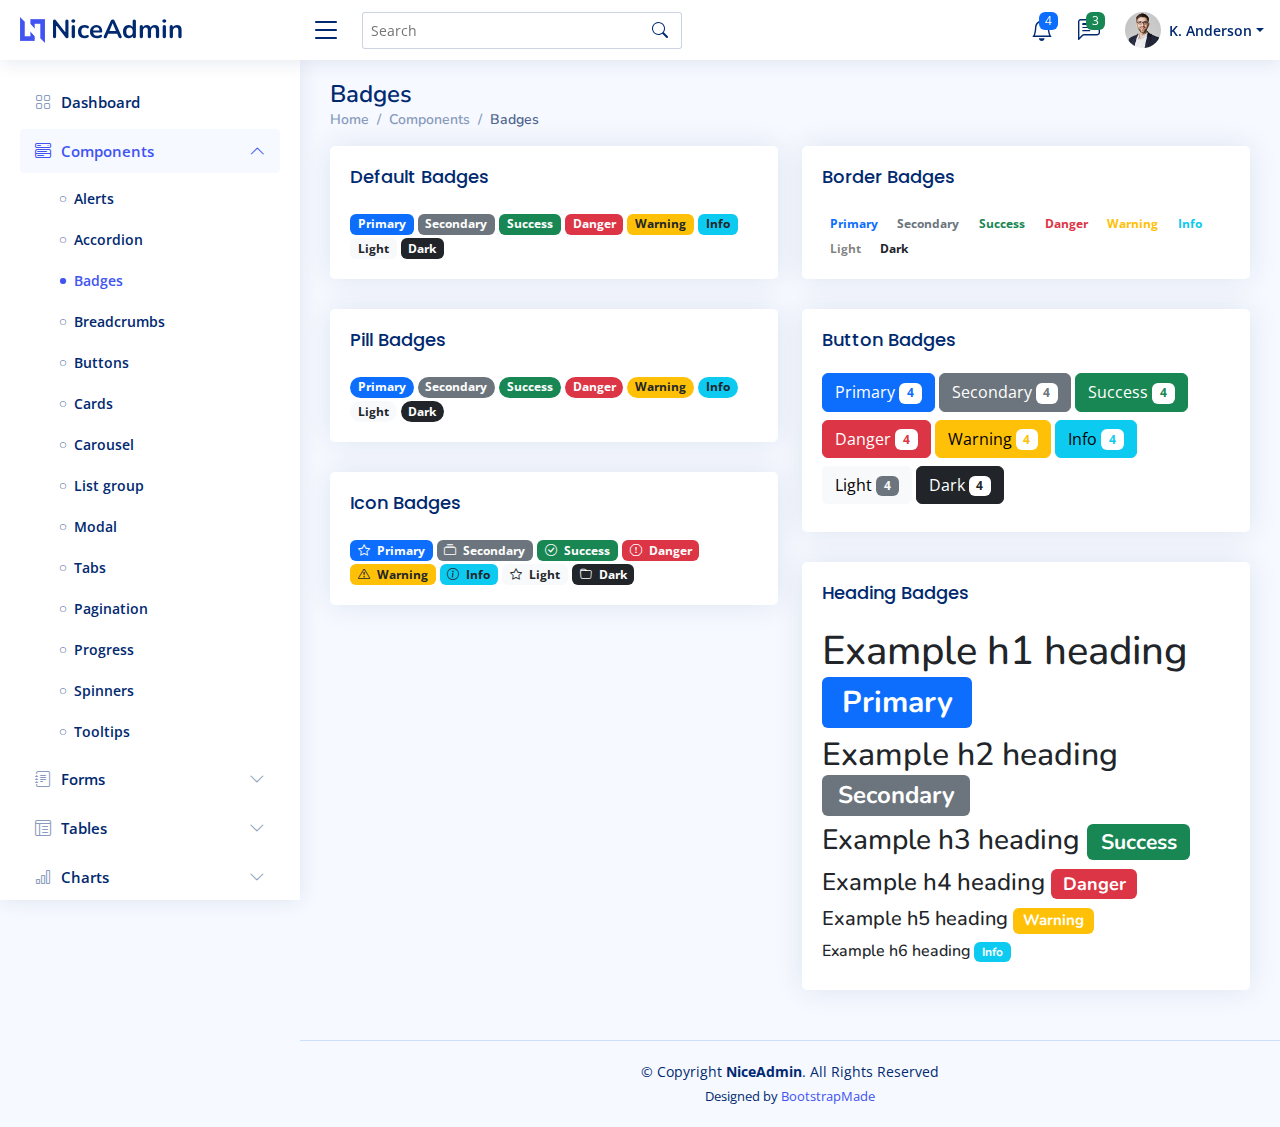
<file: admin0/components-badges.html>
<!DOCTYPE html>
<html lang="en">

<head>
  <meta charset="utf-8">
  <meta content="width=device-width, initial-scale=1.0" name="viewport">

  <title>Components / Badges - NiceAdmin Bootstrap Template</title>
  <meta content="" name="description">
  <meta content="" name="keywords">

  <!-- Favicons -->
  <link href="assets/img/favicon.png" rel="icon">
  <link href="assets/img/apple-touch-icon.png" rel="apple-touch-icon">

  <!-- Google Fonts -->
  <link href="https://fonts.gstatic.com" rel="preconnect">
  <link href="https://fonts.googleapis.com/css?family=Open+Sans:300,300i,400,400i,600,600i,700,700i|Nunito:300,300i,400,400i,600,600i,700,700i|Poppins:300,300i,400,400i,500,500i,600,600i,700,700i" rel="stylesheet">

  <!-- Vendor CSS Files -->
  <link href="assets/vendor/bootstrap/css/bootstrap.min.css" rel="stylesheet">
  <link href="assets/vendor/bootstrap-icons/bootstrap-icons.css" rel="stylesheet">
  <link href="assets/vendor/boxicons/css/boxicons.min.css" rel="stylesheet">
  <link href="assets/vendor/quill/quill.snow.css" rel="stylesheet">
  <link href="assets/vendor/quill/quill.bubble.css" rel="stylesheet">
  <link href="assets/vendor/remixicon/remixicon.css" rel="stylesheet">
  <link href="assets/vendor/simple-datatables/style.css" rel="stylesheet">

  <!-- Template Main CSS File -->
  <link href="assets/css/style.css" rel="stylesheet">

  <!-- =======================================================
  * Template Name: NiceAdmin
  * Updated: Aug 30 2023 with Bootstrap v5.3.1
  * Template URL: https://bootstrapmade.com/nice-admin-bootstrap-admin-html-template/
  * Author: BootstrapMade.com
  * License: https://bootstrapmade.com/license/
  ======================================================== -->
</head>

<body>

  <!-- ======= Header ======= -->
  <header id="header" class="header fixed-top d-flex align-items-center">

    <div class="d-flex align-items-center justify-content-between">
      <a href="index.html" class="logo d-flex align-items-center">
        <img src="assets/img/logo.png" alt="">
        <span class="d-none d-lg-block">NiceAdmin</span>
      </a>
      <i class="bi bi-list toggle-sidebar-btn"></i>
    </div><!-- End Logo -->

    <div class="search-bar">
      <form class="search-form d-flex align-items-center" method="POST" action="#">
        <input type="text" name="query" placeholder="Search" title="Enter search keyword">
        <button type="submit" title="Search"><i class="bi bi-search"></i></button>
      </form>
    </div><!-- End Search Bar -->

    <nav class="header-nav ms-auto">
      <ul class="d-flex align-items-center">

        <li class="nav-item d-block d-lg-none">
          <a class="nav-link nav-icon search-bar-toggle " href="#">
            <i class="bi bi-search"></i>
          </a>
        </li><!-- End Search Icon-->

        <li class="nav-item dropdown">

          <a class="nav-link nav-icon" href="#" data-bs-toggle="dropdown">
            <i class="bi bi-bell"></i>
            <span class="badge bg-primary badge-number">4</span>
          </a><!-- End Notification Icon -->

          <ul class="dropdown-menu dropdown-menu-end dropdown-menu-arrow notifications">
            <li class="dropdown-header">
              You have 4 new notifications
              <a href="#"><span class="badge rounded-pill bg-primary p-2 ms-2">View all</span></a>
            </li>
            <li>
              <hr class="dropdown-divider">
            </li>

            <li class="notification-item">
              <i class="bi bi-exclamation-circle text-warning"></i>
              <div>
                <h4>Lorem Ipsum</h4>
                <p>Quae dolorem earum veritatis oditseno</p>
                <p>30 min. ago</p>
              </div>
            </li>

            <li>
              <hr class="dropdown-divider">
            </li>

            <li class="notification-item">
              <i class="bi bi-x-circle text-danger"></i>
              <div>
                <h4>Atque rerum nesciunt</h4>
                <p>Quae dolorem earum veritatis oditseno</p>
                <p>1 hr. ago</p>
              </div>
            </li>

            <li>
              <hr class="dropdown-divider">
            </li>

            <li class="notification-item">
              <i class="bi bi-check-circle text-success"></i>
              <div>
                <h4>Sit rerum fuga</h4>
                <p>Quae dolorem earum veritatis oditseno</p>
                <p>2 hrs. ago</p>
              </div>
            </li>

            <li>
              <hr class="dropdown-divider">
            </li>

            <li class="notification-item">
              <i class="bi bi-info-circle text-primary"></i>
              <div>
                <h4>Dicta reprehenderit</h4>
                <p>Quae dolorem earum veritatis oditseno</p>
                <p>4 hrs. ago</p>
              </div>
            </li>

            <li>
              <hr class="dropdown-divider">
            </li>
            <li class="dropdown-footer">
              <a href="#">Show all notifications</a>
            </li>

          </ul><!-- End Notification Dropdown Items -->

        </li><!-- End Notification Nav -->

        <li class="nav-item dropdown">

          <a class="nav-link nav-icon" href="#" data-bs-toggle="dropdown">
            <i class="bi bi-chat-left-text"></i>
            <span class="badge bg-success badge-number">3</span>
          </a><!-- End Messages Icon -->

          <ul class="dropdown-menu dropdown-menu-end dropdown-menu-arrow messages">
            <li class="dropdown-header">
              You have 3 new messages
              <a href="#"><span class="badge rounded-pill bg-primary p-2 ms-2">View all</span></a>
            </li>
            <li>
              <hr class="dropdown-divider">
            </li>

            <li class="message-item">
              <a href="#">
                <img src="assets/img/messages-1.jpg" alt="" class="rounded-circle">
                <div>
                  <h4>Maria Hudson</h4>
                  <p>Velit asperiores et ducimus soluta repudiandae labore officia est ut...</p>
                  <p>4 hrs. ago</p>
                </div>
              </a>
            </li>
            <li>
              <hr class="dropdown-divider">
            </li>

            <li class="message-item">
              <a href="#">
                <img src="assets/img/messages-2.jpg" alt="" class="rounded-circle">
                <div>
                  <h4>Anna Nelson</h4>
                  <p>Velit asperiores et ducimus soluta repudiandae labore officia est ut...</p>
                  <p>6 hrs. ago</p>
                </div>
              </a>
            </li>
            <li>
              <hr class="dropdown-divider">
            </li>

            <li class="message-item">
              <a href="#">
                <img src="assets/img/messages-3.jpg" alt="" class="rounded-circle">
                <div>
                  <h4>David Muldon</h4>
                  <p>Velit asperiores et ducimus soluta repudiandae labore officia est ut...</p>
                  <p>8 hrs. ago</p>
                </div>
              </a>
            </li>
            <li>
              <hr class="dropdown-divider">
            </li>

            <li class="dropdown-footer">
              <a href="#">Show all messages</a>
            </li>

          </ul><!-- End Messages Dropdown Items -->

        </li><!-- End Messages Nav -->

        <li class="nav-item dropdown pe-3">

          <a class="nav-link nav-profile d-flex align-items-center pe-0" href="#" data-bs-toggle="dropdown">
            <img src="assets/img/profile-img.jpg" alt="Profile" class="rounded-circle">
            <span class="d-none d-md-block dropdown-toggle ps-2">K. Anderson</span>
          </a><!-- End Profile Iamge Icon -->

          <ul class="dropdown-menu dropdown-menu-end dropdown-menu-arrow profile">
            <li class="dropdown-header">
              <h6>Kevin Anderson</h6>
              <span>Web Designer</span>
            </li>
            <li>
              <hr class="dropdown-divider">
            </li>

            <li>
              <a class="dropdown-item d-flex align-items-center" href="users-profile.html">
                <i class="bi bi-person"></i>
                <span>My Profile</span>
              </a>
            </li>
            <li>
              <hr class="dropdown-divider">
            </li>

            <li>
              <a class="dropdown-item d-flex align-items-center" href="users-profile.html">
                <i class="bi bi-gear"></i>
                <span>Account Settings</span>
              </a>
            </li>
            <li>
              <hr class="dropdown-divider">
            </li>

            <li>
              <a class="dropdown-item d-flex align-items-center" href="pages-faq.html">
                <i class="bi bi-question-circle"></i>
                <span>Need Help?</span>
              </a>
            </li>
            <li>
              <hr class="dropdown-divider">
            </li>

            <li>
              <a class="dropdown-item d-flex align-items-center" href="#">
                <i class="bi bi-box-arrow-right"></i>
                <span>Sign Out</span>
              </a>
            </li>

          </ul><!-- End Profile Dropdown Items -->
        </li><!-- End Profile Nav -->

      </ul>
    </nav><!-- End Icons Navigation -->

  </header><!-- End Header -->

  <!-- ======= Sidebar ======= -->
  <aside id="sidebar" class="sidebar">

    <ul class="sidebar-nav" id="sidebar-nav">

      <li class="nav-item">
        <a class="nav-link collapsed" href="index.html">
          <i class="bi bi-grid"></i>
          <span>Dashboard</span>
        </a>
      </li><!-- End Dashboard Nav -->

      <li class="nav-item">
        <a class="nav-link " data-bs-target="#components-nav" data-bs-toggle="collapse" href="#">
          <i class="bi bi-menu-button-wide"></i><span>Components</span><i class="bi bi-chevron-down ms-auto"></i>
        </a>
        <ul id="components-nav" class="nav-content collapse show" data-bs-parent="#sidebar-nav">
          <li>
            <a href="components-alerts.html">
              <i class="bi bi-circle"></i><span>Alerts</span>
            </a>
          </li>
          <li>
            <a href="components-accordion.html">
              <i class="bi bi-circle"></i><span>Accordion</span>
            </a>
          </li>
          <li>
            <a href="components-badges.html" class="active">
              <i class="bi bi-circle"></i><span>Badges</span>
            </a>
          </li>
          <li>
            <a href="components-breadcrumbs.html">
              <i class="bi bi-circle"></i><span>Breadcrumbs</span>
            </a>
          </li>
          <li>
            <a href="components-buttons.html">
              <i class="bi bi-circle"></i><span>Buttons</span>
            </a>
          </li>
          <li>
            <a href="components-cards.html">
              <i class="bi bi-circle"></i><span>Cards</span>
            </a>
          </li>
          <li>
            <a href="components-carousel.html">
              <i class="bi bi-circle"></i><span>Carousel</span>
            </a>
          </li>
          <li>
            <a href="components-list-group.html">
              <i class="bi bi-circle"></i><span>List group</span>
            </a>
          </li>
          <li>
            <a href="components-modal.html">
              <i class="bi bi-circle"></i><span>Modal</span>
            </a>
          </li>
          <li>
            <a href="components-tabs.html">
              <i class="bi bi-circle"></i><span>Tabs</span>
            </a>
          </li>
          <li>
            <a href="components-pagination.html">
              <i class="bi bi-circle"></i><span>Pagination</span>
            </a>
          </li>
          <li>
            <a href="components-progress.html">
              <i class="bi bi-circle"></i><span>Progress</span>
            </a>
          </li>
          <li>
            <a href="components-spinners.html">
              <i class="bi bi-circle"></i><span>Spinners</span>
            </a>
          </li>
          <li>
            <a href="components-tooltips.html">
              <i class="bi bi-circle"></i><span>Tooltips</span>
            </a>
          </li>
        </ul>
      </li><!-- End Components Nav -->

      <li class="nav-item">
        <a class="nav-link collapsed" data-bs-target="#forms-nav" data-bs-toggle="collapse" href="#">
          <i class="bi bi-journal-text"></i><span>Forms</span><i class="bi bi-chevron-down ms-auto"></i>
        </a>
        <ul id="forms-nav" class="nav-content collapse " data-bs-parent="#sidebar-nav">
          <li>
            <a href="forms-elements.html">
              <i class="bi bi-circle"></i><span>Form Elements</span>
            </a>
          </li>
          <li>
            <a href="forms-layouts.html">
              <i class="bi bi-circle"></i><span>Form Layouts</span>
            </a>
          </li>
          <li>
            <a href="forms-editors.html">
              <i class="bi bi-circle"></i><span>Form Editors</span>
            </a>
          </li>
          <li>
            <a href="forms-validation.html">
              <i class="bi bi-circle"></i><span>Form Validation</span>
            </a>
          </li>
        </ul>
      </li><!-- End Forms Nav -->

      <li class="nav-item">
        <a class="nav-link collapsed" data-bs-target="#tables-nav" data-bs-toggle="collapse" href="#">
          <i class="bi bi-layout-text-window-reverse"></i><span>Tables</span><i class="bi bi-chevron-down ms-auto"></i>
        </a>
        <ul id="tables-nav" class="nav-content collapse " data-bs-parent="#sidebar-nav">
          <li>
            <a href="tables-general.html">
              <i class="bi bi-circle"></i><span>General Tables</span>
            </a>
          </li>
          <li>
            <a href="tables-data.html">
              <i class="bi bi-circle"></i><span>Data Tables</span>
            </a>
          </li>
        </ul>
      </li><!-- End Tables Nav -->

      <li class="nav-item">
        <a class="nav-link collapsed" data-bs-target="#charts-nav" data-bs-toggle="collapse" href="#">
          <i class="bi bi-bar-chart"></i><span>Charts</span><i class="bi bi-chevron-down ms-auto"></i>
        </a>
        <ul id="charts-nav" class="nav-content collapse " data-bs-parent="#sidebar-nav">
          <li>
            <a href="charts-chartjs.html">
              <i class="bi bi-circle"></i><span>Chart.js</span>
            </a>
          </li>
          <li>
            <a href="charts-apexcharts.html">
              <i class="bi bi-circle"></i><span>ApexCharts</span>
            </a>
          </li>
          <li>
            <a href="charts-echarts.html">
              <i class="bi bi-circle"></i><span>ECharts</span>
            </a>
          </li>
        </ul>
      </li><!-- End Charts Nav -->

      <li class="nav-item">
        <a class="nav-link collapsed" data-bs-target="#icons-nav" data-bs-toggle="collapse" href="#">
          <i class="bi bi-gem"></i><span>Icons</span><i class="bi bi-chevron-down ms-auto"></i>
        </a>
        <ul id="icons-nav" class="nav-content collapse " data-bs-parent="#sidebar-nav">
          <li>
            <a href="icons-bootstrap.html">
              <i class="bi bi-circle"></i><span>Bootstrap Icons</span>
            </a>
          </li>
          <li>
            <a href="icons-remix.html">
              <i class="bi bi-circle"></i><span>Remix Icons</span>
            </a>
          </li>
          <li>
            <a href="icons-boxicons.html">
              <i class="bi bi-circle"></i><span>Boxicons</span>
            </a>
          </li>
        </ul>
      </li><!-- End Icons Nav -->

      <li class="nav-heading">Pages</li>

      <li class="nav-item">
        <a class="nav-link collapsed" href="users-profile.html">
          <i class="bi bi-person"></i>
          <span>Profile</span>
        </a>
      </li><!-- End Profile Page Nav -->

      <li class="nav-item">
        <a class="nav-link collapsed" href="pages-faq.html">
          <i class="bi bi-question-circle"></i>
          <span>F.A.Q</span>
        </a>
      </li><!-- End F.A.Q Page Nav -->

      <li class="nav-item">
        <a class="nav-link collapsed" href="pages-contact.html">
          <i class="bi bi-envelope"></i>
          <span>Contact</span>
        </a>
      </li><!-- End Contact Page Nav -->

      <li class="nav-item">
        <a class="nav-link collapsed" href="pages-register.html">
          <i class="bi bi-card-list"></i>
          <span>Register</span>
        </a>
      </li><!-- End Register Page Nav -->

      <li class="nav-item">
        <a class="nav-link collapsed" href="pages-login.html">
          <i class="bi bi-box-arrow-in-right"></i>
          <span>Login</span>
        </a>
      </li><!-- End Login Page Nav -->

      <li class="nav-item">
        <a class="nav-link collapsed" href="pages-error-404.html">
          <i class="bi bi-dash-circle"></i>
          <span>Error 404</span>
        </a>
      </li><!-- End Error 404 Page Nav -->

      <li class="nav-item">
        <a class="nav-link collapsed" href="pages-blank.html">
          <i class="bi bi-file-earmark"></i>
          <span>Blank</span>
        </a>
      </li><!-- End Blank Page Nav -->

    </ul>

  </aside><!-- End Sidebar-->

  <main id="main" class="main">

    <div class="pagetitle">
      <h1>Badges</h1>
      <nav>
        <ol class="breadcrumb">
          <li class="breadcrumb-item"><a href="index.html">Home</a></li>
          <li class="breadcrumb-item">Components</li>
          <li class="breadcrumb-item active">Badges</li>
        </ol>
      </nav>
    </div><!-- End Page Title -->

    <section class="section">
      <div class="row">

        <div class="col-lg-6">

          <div class="card">
            <div class="card-body">
              <h5 class="card-title">Default Badges</h5>

              <span class="badge bg-primary">Primary</span>
              <span class="badge bg-secondary">Secondary</span>
              <span class="badge bg-success">Success</span>
              <span class="badge bg-danger">Danger</span>
              <span class="badge bg-warning text-dark">Warning</span>
              <span class="badge bg-info text-dark">Info</span>
              <span class="badge bg-light text-dark">Light</span>
              <span class="badge bg-dark">Dark</span>
            </div>
          </div><!-- End Default Badges -->

          <div class="card">
            <div class="card-body">
              <h5 class="card-title">Pill Badges</h5>
              <span class="badge rounded-pill bg-primary">Primary</span>
              <span class="badge rounded-pill bg-secondary">Secondary</span>
              <span class="badge rounded-pill bg-success">Success</span>
              <span class="badge rounded-pill bg-danger">Danger</span>
              <span class="badge rounded-pill bg-warning text-dark">Warning</span>
              <span class="badge rounded-pill bg-info text-dark">Info</span>
              <span class="badge rounded-pill bg-light text-dark">Light</span>
              <span class="badge rounded-pill bg-dark">Dark</span>
            </div>
          </div><!-- End Pill Badges -->

          <div class="card">
            <div class="card-body">
              <h5 class="card-title">Icon Badges</h5>
              <span class="badge bg-primary"><i class="bi bi-star me-1"></i> Primary</span>
              <span class="badge bg-secondary"><i class="bi bi-collection me-1"></i> Secondary</span>
              <span class="badge bg-success"><i class="bi bi-check-circle me-1"></i> Success</span>
              <span class="badge bg-danger"><i class="bi bi-exclamation-octagon me-1"></i> Danger</span>
              <span class="badge bg-warning text-dark"><i class="bi bi-exclamation-triangle me-1"></i> Warning</span>
              <span class="badge bg-info text-dark"><i class="bi bi-info-circle me-1"></i> Info</span>
              <span class="badge bg-light text-dark"><i class="bi bi-star me-1"></i> Light</span>
              <span class="badge bg-dark"><i class="bi bi-folder me-1"></i> Dark</span>
            </div>
          </div><!-- End Icon Badges -->

        </div>

        <div class="col-lg-6">

          <div class="card">
            <div class="card-body">
              <h5 class="card-title">Border Badges</h5>
              <span class="badge border-primary border-1 text-primary">Primary</span>
              <span class="badge border-secondary border-1 text-secondary">Secondary</span>
              <span class="badge border-success border-1 text-success">Success</span>
              <span class="badge border-danger border-1 text-danger">Danger</span>
              <span class="badge border-warning border-1 text-warning">Warning</span>
              <span class="badge border-info border-1 text-info">Info</span>
              <span class="badge border-light border-1 text-black-50">Light</span>
              <span class="badge border-dark border-1 text-dark">Dark</span>
            </div>
          </div><!-- End Border Badges -->

          <div class="card">
            <div class="card-body">
              <h5 class="card-title">Button Badges</h5>

              <button type="button" class="btn btn-primary mb-2">
                Primary <span class="badge bg-white text-primary">4</span>
              </button>
              <button type="button" class="btn btn-secondary mb-2">
                Secondary <span class="badge bg-white text-secondary">4</span>
              </button>
              <button type="button" class="btn btn-success mb-2">
                Success <span class="badge bg-white text-success">4</span>
              </button>
              <button type="button" class="btn btn-danger mb-2">
                Danger <span class="badge bg-white text-danger">4</span>
              </button>
              <button type="button" class="btn btn-warning mb-2">
                Warning <span class="badge bg-white text-warning">4</span>
              </button>
              <button type="button" class="btn btn-info mb-2">
                Info <span class="badge bg-white text-info">4</span>
              </button>
              <button type="button" class="btn btn-light mb-2">
                Light <span class="badge bg-secondary text-light">4</span>
              </button>
              <button type="button" class="btn btn-dark mb-2">
                Dark <span class="badge bg-white text-dark">4</span>
              </button>
            </div>
          </div><!-- End Button Badges -->

          <div class="card">
            <div class="card-body">
              <h5 class="card-title">Heading Badges</h5>

              <h1>Example h1 heading <span class="badge bg-primary">Primary</span></h1>
              <h2>Example h2 heading <span class="badge bg-secondary">Secondary</span></h2>
              <h3>Example h3 heading <span class="badge bg-success">Success</span></h3>
              <h4>Example h4 heading <span class="badge bg-danger">Danger</span></h4>
              <h5>Example h5 heading <span class="badge bg-warning">Warning</span></h5>
              <h6>Example h6 heading <span class="badge bg-info">Info</span></h6>
            </div>
          </div><!-- End Heading Badges -->

        </div>

      </div>
    </section>

  </main><!-- End #main -->

  <!-- ======= Footer ======= -->
  <footer id="footer" class="footer">
    <div class="copyright">
      &copy; Copyright <strong><span>NiceAdmin</span></strong>. All Rights Reserved
    </div>
    <div class="credits">
      <!-- All the links in the footer should remain intact. -->
      <!-- You can delete the links only if you purchased the pro version. -->
      <!-- Licensing information: https://bootstrapmade.com/license/ -->
      <!-- Purchase the pro version with working PHP/AJAX contact form: https://bootstrapmade.com/nice-admin-bootstrap-admin-html-template/ -->
      Designed by <a href="https://bootstrapmade.com/">BootstrapMade</a>
    </div>
  </footer><!-- End Footer -->

  <a href="#" class="back-to-top d-flex align-items-center justify-content-center"><i class="bi bi-arrow-up-short"></i></a>

  <!-- Vendor JS Files -->
  <script src="assets/vendor/apexcharts/apexcharts.min.js"></script>
  <script src="assets/vendor/bootstrap/js/bootstrap.bundle.min.js"></script>
  <script src="assets/vendor/chart.js/chart.umd.js"></script>
  <script src="assets/vendor/echarts/echarts.min.js"></script>
  <script src="assets/vendor/quill/quill.min.js"></script>
  <script src="assets/vendor/simple-datatables/simple-datatables.js"></script>
  <script src="assets/vendor/tinymce/tinymce.min.js"></script>
  <script src="assets/vendor/php-email-form/validate.js"></script>

  <!-- Template Main JS File -->
  <script src="assets/js/main.js"></script>

</body>

</html>
</file>
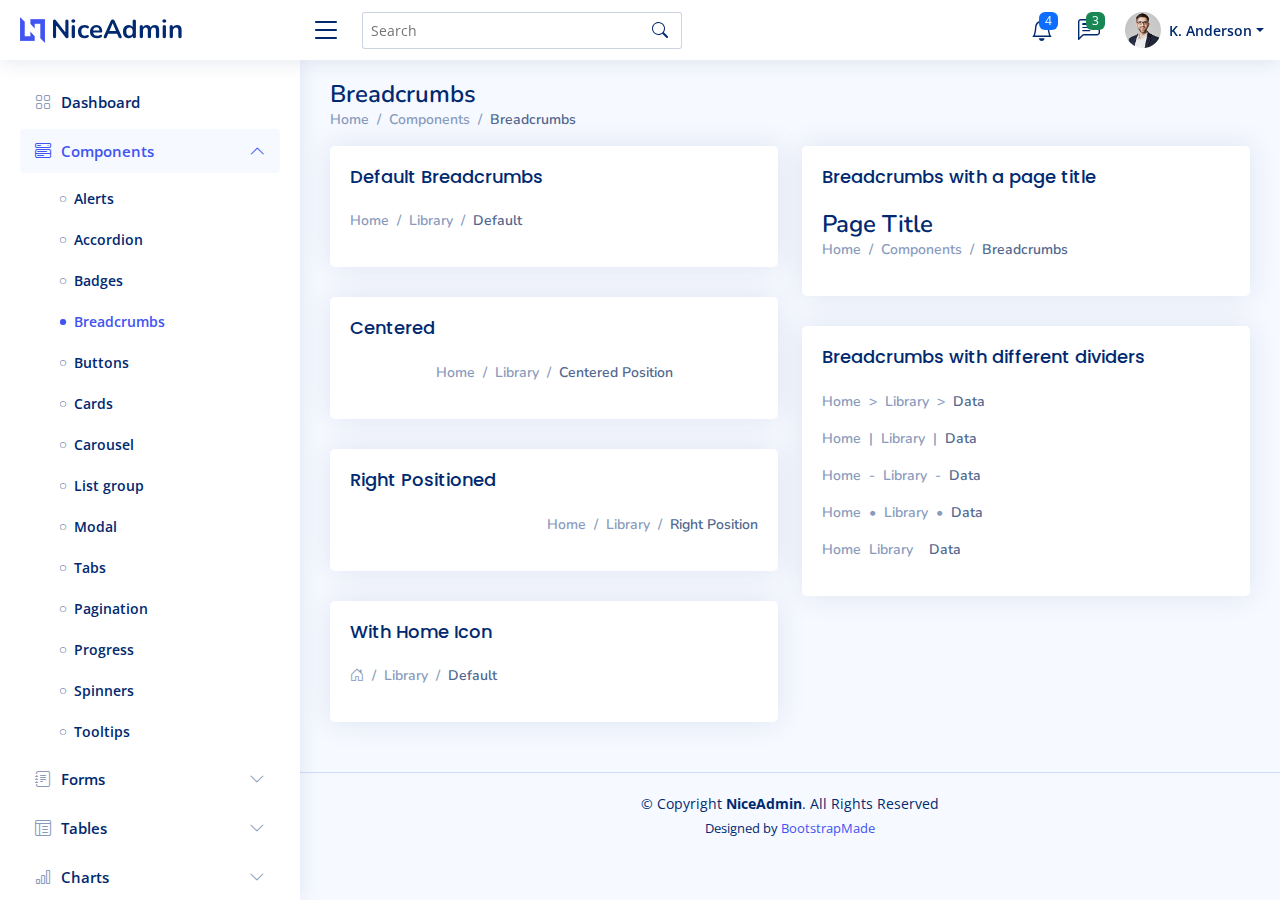
<file: admin0/components-breadcrumbs.html>
<!DOCTYPE html>
<html lang="en">

<head>
  <meta charset="utf-8">
  <meta content="width=device-width, initial-scale=1.0" name="viewport">

  <title>Components / Breadcrumbs - NiceAdmin Bootstrap Template</title>
  <meta content="" name="description">
  <meta content="" name="keywords">

  <!-- Favicons -->
  <link href="assets/img/favicon.png" rel="icon">
  <link href="assets/img/apple-touch-icon.png" rel="apple-touch-icon">

  <!-- Google Fonts -->
  <link href="https://fonts.gstatic.com" rel="preconnect">
  <link href="https://fonts.googleapis.com/css?family=Open+Sans:300,300i,400,400i,600,600i,700,700i|Nunito:300,300i,400,400i,600,600i,700,700i|Poppins:300,300i,400,400i,500,500i,600,600i,700,700i" rel="stylesheet">

  <!-- Vendor CSS Files -->
  <link href="assets/vendor/bootstrap/css/bootstrap.min.css" rel="stylesheet">
  <link href="assets/vendor/bootstrap-icons/bootstrap-icons.css" rel="stylesheet">
  <link href="assets/vendor/boxicons/css/boxicons.min.css" rel="stylesheet">
  <link href="assets/vendor/quill/quill.snow.css" rel="stylesheet">
  <link href="assets/vendor/quill/quill.bubble.css" rel="stylesheet">
  <link href="assets/vendor/remixicon/remixicon.css" rel="stylesheet">
  <link href="assets/vendor/simple-datatables/style.css" rel="stylesheet">

  <!-- Template Main CSS File -->
  <link href="assets/css/style.css" rel="stylesheet">

  <!-- =======================================================
  * Template Name: NiceAdmin
  * Updated: Aug 30 2023 with Bootstrap v5.3.1
  * Template URL: https://bootstrapmade.com/nice-admin-bootstrap-admin-html-template/
  * Author: BootstrapMade.com
  * License: https://bootstrapmade.com/license/
  ======================================================== -->
</head>

<body>

  <!-- ======= Header ======= -->
  <header id="header" class="header fixed-top d-flex align-items-center">

    <div class="d-flex align-items-center justify-content-between">
      <a href="index.html" class="logo d-flex align-items-center">
        <img src="assets/img/logo.png" alt="">
        <span class="d-none d-lg-block">NiceAdmin</span>
      </a>
      <i class="bi bi-list toggle-sidebar-btn"></i>
    </div><!-- End Logo -->

    <div class="search-bar">
      <form class="search-form d-flex align-items-center" method="POST" action="#">
        <input type="text" name="query" placeholder="Search" title="Enter search keyword">
        <button type="submit" title="Search"><i class="bi bi-search"></i></button>
      </form>
    </div><!-- End Search Bar -->

    <nav class="header-nav ms-auto">
      <ul class="d-flex align-items-center">

        <li class="nav-item d-block d-lg-none">
          <a class="nav-link nav-icon search-bar-toggle " href="#">
            <i class="bi bi-search"></i>
          </a>
        </li><!-- End Search Icon-->

        <li class="nav-item dropdown">

          <a class="nav-link nav-icon" href="#" data-bs-toggle="dropdown">
            <i class="bi bi-bell"></i>
            <span class="badge bg-primary badge-number">4</span>
          </a><!-- End Notification Icon -->

          <ul class="dropdown-menu dropdown-menu-end dropdown-menu-arrow notifications">
            <li class="dropdown-header">
              You have 4 new notifications
              <a href="#"><span class="badge rounded-pill bg-primary p-2 ms-2">View all</span></a>
            </li>
            <li>
              <hr class="dropdown-divider">
            </li>

            <li class="notification-item">
              <i class="bi bi-exclamation-circle text-warning"></i>
              <div>
                <h4>Lorem Ipsum</h4>
                <p>Quae dolorem earum veritatis oditseno</p>
                <p>30 min. ago</p>
              </div>
            </li>

            <li>
              <hr class="dropdown-divider">
            </li>

            <li class="notification-item">
              <i class="bi bi-x-circle text-danger"></i>
              <div>
                <h4>Atque rerum nesciunt</h4>
                <p>Quae dolorem earum veritatis oditseno</p>
                <p>1 hr. ago</p>
              </div>
            </li>

            <li>
              <hr class="dropdown-divider">
            </li>

            <li class="notification-item">
              <i class="bi bi-check-circle text-success"></i>
              <div>
                <h4>Sit rerum fuga</h4>
                <p>Quae dolorem earum veritatis oditseno</p>
                <p>2 hrs. ago</p>
              </div>
            </li>

            <li>
              <hr class="dropdown-divider">
            </li>

            <li class="notification-item">
              <i class="bi bi-info-circle text-primary"></i>
              <div>
                <h4>Dicta reprehenderit</h4>
                <p>Quae dolorem earum veritatis oditseno</p>
                <p>4 hrs. ago</p>
              </div>
            </li>

            <li>
              <hr class="dropdown-divider">
            </li>
            <li class="dropdown-footer">
              <a href="#">Show all notifications</a>
            </li>

          </ul><!-- End Notification Dropdown Items -->

        </li><!-- End Notification Nav -->

        <li class="nav-item dropdown">

          <a class="nav-link nav-icon" href="#" data-bs-toggle="dropdown">
            <i class="bi bi-chat-left-text"></i>
            <span class="badge bg-success badge-number">3</span>
          </a><!-- End Messages Icon -->

          <ul class="dropdown-menu dropdown-menu-end dropdown-menu-arrow messages">
            <li class="dropdown-header">
              You have 3 new messages
              <a href="#"><span class="badge rounded-pill bg-primary p-2 ms-2">View all</span></a>
            </li>
            <li>
              <hr class="dropdown-divider">
            </li>

            <li class="message-item">
              <a href="#">
                <img src="assets/img/messages-1.jpg" alt="" class="rounded-circle">
                <div>
                  <h4>Maria Hudson</h4>
                  <p>Velit asperiores et ducimus soluta repudiandae labore officia est ut...</p>
                  <p>4 hrs. ago</p>
                </div>
              </a>
            </li>
            <li>
              <hr class="dropdown-divider">
            </li>

            <li class="message-item">
              <a href="#">
                <img src="assets/img/messages-2.jpg" alt="" class="rounded-circle">
                <div>
                  <h4>Anna Nelson</h4>
                  <p>Velit asperiores et ducimus soluta repudiandae labore officia est ut...</p>
                  <p>6 hrs. ago</p>
                </div>
              </a>
            </li>
            <li>
              <hr class="dropdown-divider">
            </li>

            <li class="message-item">
              <a href="#">
                <img src="assets/img/messages-3.jpg" alt="" class="rounded-circle">
                <div>
                  <h4>David Muldon</h4>
                  <p>Velit asperiores et ducimus soluta repudiandae labore officia est ut...</p>
                  <p>8 hrs. ago</p>
                </div>
              </a>
            </li>
            <li>
              <hr class="dropdown-divider">
            </li>

            <li class="dropdown-footer">
              <a href="#">Show all messages</a>
            </li>

          </ul><!-- End Messages Dropdown Items -->

        </li><!-- End Messages Nav -->

        <li class="nav-item dropdown pe-3">

          <a class="nav-link nav-profile d-flex align-items-center pe-0" href="#" data-bs-toggle="dropdown">
            <img src="assets/img/profile-img.jpg" alt="Profile" class="rounded-circle">
            <span class="d-none d-md-block dropdown-toggle ps-2">K. Anderson</span>
          </a><!-- End Profile Iamge Icon -->

          <ul class="dropdown-menu dropdown-menu-end dropdown-menu-arrow profile">
            <li class="dropdown-header">
              <h6>Kevin Anderson</h6>
              <span>Web Designer</span>
            </li>
            <li>
              <hr class="dropdown-divider">
            </li>

            <li>
              <a class="dropdown-item d-flex align-items-center" href="users-profile.html">
                <i class="bi bi-person"></i>
                <span>My Profile</span>
              </a>
            </li>
            <li>
              <hr class="dropdown-divider">
            </li>

            <li>
              <a class="dropdown-item d-flex align-items-center" href="users-profile.html">
                <i class="bi bi-gear"></i>
                <span>Account Settings</span>
              </a>
            </li>
            <li>
              <hr class="dropdown-divider">
            </li>

            <li>
              <a class="dropdown-item d-flex align-items-center" href="pages-faq.html">
                <i class="bi bi-question-circle"></i>
                <span>Need Help?</span>
              </a>
            </li>
            <li>
              <hr class="dropdown-divider">
            </li>

            <li>
              <a class="dropdown-item d-flex align-items-center" href="#">
                <i class="bi bi-box-arrow-right"></i>
                <span>Sign Out</span>
              </a>
            </li>

          </ul><!-- End Profile Dropdown Items -->
        </li><!-- End Profile Nav -->

      </ul>
    </nav><!-- End Icons Navigation -->

  </header><!-- End Header -->

  <!-- ======= Sidebar ======= -->
  <aside id="sidebar" class="sidebar">

    <ul class="sidebar-nav" id="sidebar-nav">

      <li class="nav-item">
        <a class="nav-link collapsed" href="index.html">
          <i class="bi bi-grid"></i>
          <span>Dashboard</span>
        </a>
      </li><!-- End Dashboard Nav -->

      <li class="nav-item">
        <a class="nav-link " data-bs-target="#components-nav" data-bs-toggle="collapse" href="#">
          <i class="bi bi-menu-button-wide"></i><span>Components</span><i class="bi bi-chevron-down ms-auto"></i>
        </a>
        <ul id="components-nav" class="nav-content collapse show" data-bs-parent="#sidebar-nav">
          <li>
            <a href="components-alerts.html">
              <i class="bi bi-circle"></i><span>Alerts</span>
            </a>
          </li>
          <li>
            <a href="components-accordion.html">
              <i class="bi bi-circle"></i><span>Accordion</span>
            </a>
          </li>
          <li>
            <a href="components-badges.html">
              <i class="bi bi-circle"></i><span>Badges</span>
            </a>
          </li>
          <li>
            <a href="components-breadcrumbs.html" class="active">
              <i class="bi bi-circle"></i><span>Breadcrumbs</span>
            </a>
          </li>
          <li>
            <a href="components-buttons.html">
              <i class="bi bi-circle"></i><span>Buttons</span>
            </a>
          </li>
          <li>
            <a href="components-cards.html">
              <i class="bi bi-circle"></i><span>Cards</span>
            </a>
          </li>
          <li>
            <a href="components-carousel.html">
              <i class="bi bi-circle"></i><span>Carousel</span>
            </a>
          </li>
          <li>
            <a href="components-list-group.html">
              <i class="bi bi-circle"></i><span>List group</span>
            </a>
          </li>
          <li>
            <a href="components-modal.html">
              <i class="bi bi-circle"></i><span>Modal</span>
            </a>
          </li>
          <li>
            <a href="components-tabs.html">
              <i class="bi bi-circle"></i><span>Tabs</span>
            </a>
          </li>
          <li>
            <a href="components-pagination.html">
              <i class="bi bi-circle"></i><span>Pagination</span>
            </a>
          </li>
          <li>
            <a href="components-progress.html">
              <i class="bi bi-circle"></i><span>Progress</span>
            </a>
          </li>
          <li>
            <a href="components-spinners.html">
              <i class="bi bi-circle"></i><span>Spinners</span>
            </a>
          </li>
          <li>
            <a href="components-tooltips.html">
              <i class="bi bi-circle"></i><span>Tooltips</span>
            </a>
          </li>
        </ul>
      </li><!-- End Components Nav -->

      <li class="nav-item">
        <a class="nav-link collapsed" data-bs-target="#forms-nav" data-bs-toggle="collapse" href="#">
          <i class="bi bi-journal-text"></i><span>Forms</span><i class="bi bi-chevron-down ms-auto"></i>
        </a>
        <ul id="forms-nav" class="nav-content collapse " data-bs-parent="#sidebar-nav">
          <li>
            <a href="forms-elements.html">
              <i class="bi bi-circle"></i><span>Form Elements</span>
            </a>
          </li>
          <li>
            <a href="forms-layouts.html">
              <i class="bi bi-circle"></i><span>Form Layouts</span>
            </a>
          </li>
          <li>
            <a href="forms-editors.html">
              <i class="bi bi-circle"></i><span>Form Editors</span>
            </a>
          </li>
          <li>
            <a href="forms-validation.html">
              <i class="bi bi-circle"></i><span>Form Validation</span>
            </a>
          </li>
        </ul>
      </li><!-- End Forms Nav -->

      <li class="nav-item">
        <a class="nav-link collapsed" data-bs-target="#tables-nav" data-bs-toggle="collapse" href="#">
          <i class="bi bi-layout-text-window-reverse"></i><span>Tables</span><i class="bi bi-chevron-down ms-auto"></i>
        </a>
        <ul id="tables-nav" class="nav-content collapse " data-bs-parent="#sidebar-nav">
          <li>
            <a href="tables-general.html">
              <i class="bi bi-circle"></i><span>General Tables</span>
            </a>
          </li>
          <li>
            <a href="tables-data.html">
              <i class="bi bi-circle"></i><span>Data Tables</span>
            </a>
          </li>
        </ul>
      </li><!-- End Tables Nav -->

      <li class="nav-item">
        <a class="nav-link collapsed" data-bs-target="#charts-nav" data-bs-toggle="collapse" href="#">
          <i class="bi bi-bar-chart"></i><span>Charts</span><i class="bi bi-chevron-down ms-auto"></i>
        </a>
        <ul id="charts-nav" class="nav-content collapse " data-bs-parent="#sidebar-nav">
          <li>
            <a href="charts-chartjs.html">
              <i class="bi bi-circle"></i><span>Chart.js</span>
            </a>
          </li>
          <li>
            <a href="charts-apexcharts.html">
              <i class="bi bi-circle"></i><span>ApexCharts</span>
            </a>
          </li>
          <li>
            <a href="charts-echarts.html">
              <i class="bi bi-circle"></i><span>ECharts</span>
            </a>
          </li>
        </ul>
      </li><!-- End Charts Nav -->

      <li class="nav-item">
        <a class="nav-link collapsed" data-bs-target="#icons-nav" data-bs-toggle="collapse" href="#">
          <i class="bi bi-gem"></i><span>Icons</span><i class="bi bi-chevron-down ms-auto"></i>
        </a>
        <ul id="icons-nav" class="nav-content collapse " data-bs-parent="#sidebar-nav">
          <li>
            <a href="icons-bootstrap.html">
              <i class="bi bi-circle"></i><span>Bootstrap Icons</span>
            </a>
          </li>
          <li>
            <a href="icons-remix.html">
              <i class="bi bi-circle"></i><span>Remix Icons</span>
            </a>
          </li>
          <li>
            <a href="icons-boxicons.html">
              <i class="bi bi-circle"></i><span>Boxicons</span>
            </a>
          </li>
        </ul>
      </li><!-- End Icons Nav -->

      <li class="nav-heading">Pages</li>

      <li class="nav-item">
        <a class="nav-link collapsed" href="users-profile.html">
          <i class="bi bi-person"></i>
          <span>Profile</span>
        </a>
      </li><!-- End Profile Page Nav -->

      <li class="nav-item">
        <a class="nav-link collapsed" href="pages-faq.html">
          <i class="bi bi-question-circle"></i>
          <span>F.A.Q</span>
        </a>
      </li><!-- End F.A.Q Page Nav -->

      <li class="nav-item">
        <a class="nav-link collapsed" href="pages-contact.html">
          <i class="bi bi-envelope"></i>
          <span>Contact</span>
        </a>
      </li><!-- End Contact Page Nav -->

      <li class="nav-item">
        <a class="nav-link collapsed" href="pages-register.html">
          <i class="bi bi-card-list"></i>
          <span>Register</span>
        </a>
      </li><!-- End Register Page Nav -->

      <li class="nav-item">
        <a class="nav-link collapsed" href="pages-login.html">
          <i class="bi bi-box-arrow-in-right"></i>
          <span>Login</span>
        </a>
      </li><!-- End Login Page Nav -->

      <li class="nav-item">
        <a class="nav-link collapsed" href="pages-error-404.html">
          <i class="bi bi-dash-circle"></i>
          <span>Error 404</span>
        </a>
      </li><!-- End Error 404 Page Nav -->

      <li class="nav-item">
        <a class="nav-link collapsed" href="pages-blank.html">
          <i class="bi bi-file-earmark"></i>
          <span>Blank</span>
        </a>
      </li><!-- End Blank Page Nav -->

    </ul>

  </aside><!-- End Sidebar-->

  <main id="main" class="main">

    <div class="pagetitle">
      <h1>Breadcrumbs</h1>
      <nav>
        <ol class="breadcrumb">
          <li class="breadcrumb-item"><a href="index.html">Home</a></li>
          <li class="breadcrumb-item">Components</li>
          <li class="breadcrumb-item active">Breadcrumbs</li>
        </ol>
      </nav>
    </div><!-- End Page Title -->

    <section class="section">
      <div class="row">
        <div class="col-lg-6">

          <div class="card">
            <div class="card-body">
              <h5 class="card-title">Default Breadcrumbs</h5>

              <nav>
                <ol class="breadcrumb">
                  <li class="breadcrumb-item"><a href="index.html">Home</a></li>
                  <li class="breadcrumb-item"><a href="#">Library</a></li>
                  <li class="breadcrumb-item active">Default</li>
                </ol>
              </nav>
            </div>
          </div>

          <div class="card">
            <div class="card-body">
              <h5 class="card-title">Centered</h5>

              <nav class="d-flex justify-content-center">
                <ol class="breadcrumb">
                  <li class="breadcrumb-item"><a href="index.html">Home</a></li>
                  <li class="breadcrumb-item"><a href="#">Library</a></li>
                  <li class="breadcrumb-item active">Centered Position</li>
                </ol>
              </nav>
            </div>
          </div>

          <div class="card">
            <div class="card-body">
              <h5 class="card-title">Right Positioned</h5>

              <nav class="d-flex justify-content-end">
                <ol class="breadcrumb">
                  <li class="breadcrumb-item"><a href="index.html">Home</a></li>
                  <li class="breadcrumb-item"><a href="#">Library</a></li>
                  <li class="breadcrumb-item active">Right Position</li>
                </ol>
              </nav>
            </div>
          </div>

          <div class="card">
            <div class="card-body">
              <h5 class="card-title">With Home Icon</h5>

              <nav>
                <ol class="breadcrumb">
                  <li class="breadcrumb-item"><a href="index.html"><i class="bi bi-house-door"></i></a></li>
                  <li class="breadcrumb-item"><a href="#">Library</a></li>
                  <li class="breadcrumb-item active">Default</li>
                </ol>
              </nav>
            </div>
          </div>

        </div>

        <div class="col-lg-6">

          <div class="card">
            <div class="card-body">
              <h5 class="card-title">Breadcrumbs with a page title</h5>

              <div class="pagetitle">
                <h1>Page Title</h1>
                <nav>
                  <ol class="breadcrumb">
                    <li class="breadcrumb-item"><a href="index.html">Home</a></li>
                    <li class="breadcrumb-item">Components</li>
                    <li class="breadcrumb-item active">Breadcrumbs</li>
                  </ol>
                </nav>
              </div><!-- End Breadcrumbs with a page title -->

            </div>
          </div>

          <div class="card">
            <div class="card-body">
              <h5 class="card-title">Breadcrumbs with different dividers</h5>

              <nav style="--bs-breadcrumb-divider: '>';">
                <ol class="breadcrumb">
                  <li class="breadcrumb-item"><a href="index.html">Home</a></li>
                  <li class="breadcrumb-item"><a href="#">Library</a></li>
                  <li class="breadcrumb-item active">Data</li>
                </ol>
              </nav>

              <nav style="--bs-breadcrumb-divider: '|';">
                <ol class="breadcrumb">
                  <li class="breadcrumb-item"><a href="index.html">Home</a></li>
                  <li class="breadcrumb-item"><a href="#">Library</a></li>
                  <li class="breadcrumb-item active">Data</li>
                </ol>
              </nav>

              <nav style="--bs-breadcrumb-divider: '-';">
                <ol class="breadcrumb">
                  <li class="breadcrumb-item"><a href="index.html">Home</a></li>
                  <li class="breadcrumb-item"><a href="#">Library</a></li>
                  <li class="breadcrumb-item active">Data</li>
                </ol>
              </nav>

              <nav style="--bs-breadcrumb-divider: '•';">
                <ol class="breadcrumb">
                  <li class="breadcrumb-item"><a href="index.html">Home</a></li>
                  <li class="breadcrumb-item"><a href="#">Library</a></li>
                  <li class="breadcrumb-item active">Data</li>
                </ol>
              </nav>

              <nav style="--bs-breadcrumb-divider: '';">
                <ol class="breadcrumb">
                  <li class="breadcrumb-item"><a href="index.html">Home</a></li>
                  <li class="breadcrumb-item"><a href="#">Library</a></li>
                  <li class="breadcrumb-item active">Data</li>
                </ol>
              </nav>

            </div>
          </div>

        </div>
      </div>
    </section>

  </main><!-- End #main -->

  <!-- ======= Footer ======= -->
  <footer id="footer" class="footer">
    <div class="copyright">
      &copy; Copyright <strong><span>NiceAdmin</span></strong>. All Rights Reserved
    </div>
    <div class="credits">
      <!-- All the links in the footer should remain intact. -->
      <!-- You can delete the links only if you purchased the pro version. -->
      <!-- Licensing information: https://bootstrapmade.com/license/ -->
      <!-- Purchase the pro version with working PHP/AJAX contact form: https://bootstrapmade.com/nice-admin-bootstrap-admin-html-template/ -->
      Designed by <a href="https://bootstrapmade.com/">BootstrapMade</a>
    </div>
  </footer><!-- End Footer -->

  <a href="#" class="back-to-top d-flex align-items-center justify-content-center"><i class="bi bi-arrow-up-short"></i></a>

  <!-- Vendor JS Files -->
  <script src="assets/vendor/apexcharts/apexcharts.min.js"></script>
  <script src="assets/vendor/bootstrap/js/bootstrap.bundle.min.js"></script>
  <script src="assets/vendor/chart.js/chart.umd.js"></script>
  <script src="assets/vendor/echarts/echarts.min.js"></script>
  <script src="assets/vendor/quill/quill.min.js"></script>
  <script src="assets/vendor/simple-datatables/simple-datatables.js"></script>
  <script src="assets/vendor/tinymce/tinymce.min.js"></script>
  <script src="assets/vendor/php-email-form/validate.js"></script>

  <!-- Template Main JS File -->
  <script src="assets/js/main.js"></script>

</body>

</html>
</file>
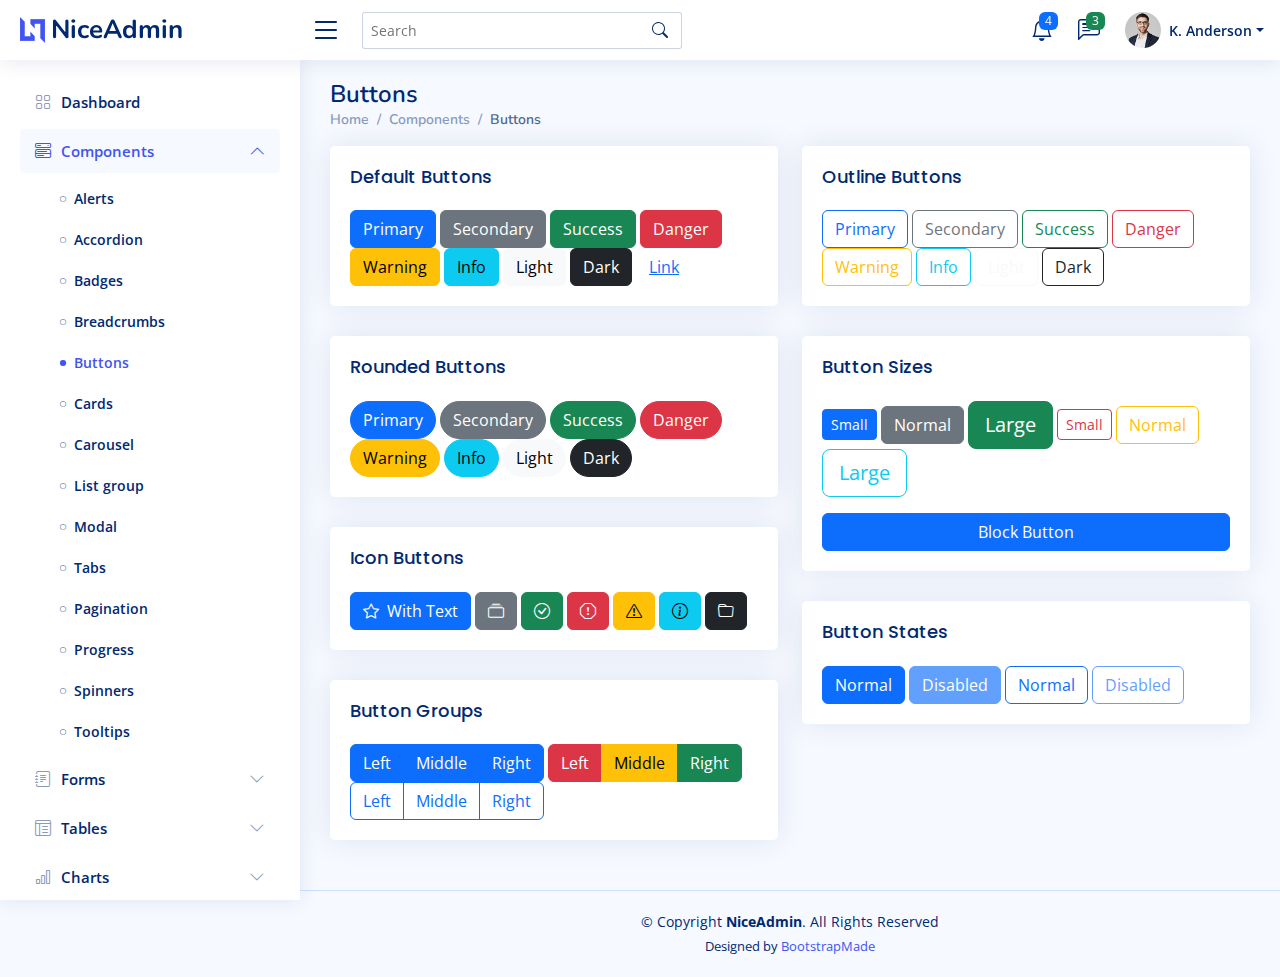
<file: admin0/components-buttons.html>
<!DOCTYPE html>
<html lang="en">

<head>
  <meta charset="utf-8">
  <meta content="width=device-width, initial-scale=1.0" name="viewport">

  <title>Components / Buttons - NiceAdmin Bootstrap Template</title>
  <meta content="" name="description">
  <meta content="" name="keywords">

  <!-- Favicons -->
  <link href="assets/img/favicon.png" rel="icon">
  <link href="assets/img/apple-touch-icon.png" rel="apple-touch-icon">

  <!-- Google Fonts -->
  <link href="https://fonts.gstatic.com" rel="preconnect">
  <link href="https://fonts.googleapis.com/css?family=Open+Sans:300,300i,400,400i,600,600i,700,700i|Nunito:300,300i,400,400i,600,600i,700,700i|Poppins:300,300i,400,400i,500,500i,600,600i,700,700i" rel="stylesheet">

  <!-- Vendor CSS Files -->
  <link href="assets/vendor/bootstrap/css/bootstrap.min.css" rel="stylesheet">
  <link href="assets/vendor/bootstrap-icons/bootstrap-icons.css" rel="stylesheet">
  <link href="assets/vendor/boxicons/css/boxicons.min.css" rel="stylesheet">
  <link href="assets/vendor/quill/quill.snow.css" rel="stylesheet">
  <link href="assets/vendor/quill/quill.bubble.css" rel="stylesheet">
  <link href="assets/vendor/remixicon/remixicon.css" rel="stylesheet">
  <link href="assets/vendor/simple-datatables/style.css" rel="stylesheet">

  <!-- Template Main CSS File -->
  <link href="assets/css/style.css" rel="stylesheet">

  <!-- =======================================================
  * Template Name: NiceAdmin
  * Updated: Aug 30 2023 with Bootstrap v5.3.1
  * Template URL: https://bootstrapmade.com/nice-admin-bootstrap-admin-html-template/
  * Author: BootstrapMade.com
  * License: https://bootstrapmade.com/license/
  ======================================================== -->
</head>

<body>

  <!-- ======= Header ======= -->
  <header id="header" class="header fixed-top d-flex align-items-center">

    <div class="d-flex align-items-center justify-content-between">
      <a href="index.html" class="logo d-flex align-items-center">
        <img src="assets/img/logo.png" alt="">
        <span class="d-none d-lg-block">NiceAdmin</span>
      </a>
      <i class="bi bi-list toggle-sidebar-btn"></i>
    </div><!-- End Logo -->

    <div class="search-bar">
      <form class="search-form d-flex align-items-center" method="POST" action="#">
        <input type="text" name="query" placeholder="Search" title="Enter search keyword">
        <button type="submit" title="Search"><i class="bi bi-search"></i></button>
      </form>
    </div><!-- End Search Bar -->

    <nav class="header-nav ms-auto">
      <ul class="d-flex align-items-center">

        <li class="nav-item d-block d-lg-none">
          <a class="nav-link nav-icon search-bar-toggle " href="#">
            <i class="bi bi-search"></i>
          </a>
        </li><!-- End Search Icon-->

        <li class="nav-item dropdown">

          <a class="nav-link nav-icon" href="#" data-bs-toggle="dropdown">
            <i class="bi bi-bell"></i>
            <span class="badge bg-primary badge-number">4</span>
          </a><!-- End Notification Icon -->

          <ul class="dropdown-menu dropdown-menu-end dropdown-menu-arrow notifications">
            <li class="dropdown-header">
              You have 4 new notifications
              <a href="#"><span class="badge rounded-pill bg-primary p-2 ms-2">View all</span></a>
            </li>
            <li>
              <hr class="dropdown-divider">
            </li>

            <li class="notification-item">
              <i class="bi bi-exclamation-circle text-warning"></i>
              <div>
                <h4>Lorem Ipsum</h4>
                <p>Quae dolorem earum veritatis oditseno</p>
                <p>30 min. ago</p>
              </div>
            </li>

            <li>
              <hr class="dropdown-divider">
            </li>

            <li class="notification-item">
              <i class="bi bi-x-circle text-danger"></i>
              <div>
                <h4>Atque rerum nesciunt</h4>
                <p>Quae dolorem earum veritatis oditseno</p>
                <p>1 hr. ago</p>
              </div>
            </li>

            <li>
              <hr class="dropdown-divider">
            </li>

            <li class="notification-item">
              <i class="bi bi-check-circle text-success"></i>
              <div>
                <h4>Sit rerum fuga</h4>
                <p>Quae dolorem earum veritatis oditseno</p>
                <p>2 hrs. ago</p>
              </div>
            </li>

            <li>
              <hr class="dropdown-divider">
            </li>

            <li class="notification-item">
              <i class="bi bi-info-circle text-primary"></i>
              <div>
                <h4>Dicta reprehenderit</h4>
                <p>Quae dolorem earum veritatis oditseno</p>
                <p>4 hrs. ago</p>
              </div>
            </li>

            <li>
              <hr class="dropdown-divider">
            </li>
            <li class="dropdown-footer">
              <a href="#">Show all notifications</a>
            </li>

          </ul><!-- End Notification Dropdown Items -->

        </li><!-- End Notification Nav -->

        <li class="nav-item dropdown">

          <a class="nav-link nav-icon" href="#" data-bs-toggle="dropdown">
            <i class="bi bi-chat-left-text"></i>
            <span class="badge bg-success badge-number">3</span>
          </a><!-- End Messages Icon -->

          <ul class="dropdown-menu dropdown-menu-end dropdown-menu-arrow messages">
            <li class="dropdown-header">
              You have 3 new messages
              <a href="#"><span class="badge rounded-pill bg-primary p-2 ms-2">View all</span></a>
            </li>
            <li>
              <hr class="dropdown-divider">
            </li>

            <li class="message-item">
              <a href="#">
                <img src="assets/img/messages-1.jpg" alt="" class="rounded-circle">
                <div>
                  <h4>Maria Hudson</h4>
                  <p>Velit asperiores et ducimus soluta repudiandae labore officia est ut...</p>
                  <p>4 hrs. ago</p>
                </div>
              </a>
            </li>
            <li>
              <hr class="dropdown-divider">
            </li>

            <li class="message-item">
              <a href="#">
                <img src="assets/img/messages-2.jpg" alt="" class="rounded-circle">
                <div>
                  <h4>Anna Nelson</h4>
                  <p>Velit asperiores et ducimus soluta repudiandae labore officia est ut...</p>
                  <p>6 hrs. ago</p>
                </div>
              </a>
            </li>
            <li>
              <hr class="dropdown-divider">
            </li>

            <li class="message-item">
              <a href="#">
                <img src="assets/img/messages-3.jpg" alt="" class="rounded-circle">
                <div>
                  <h4>David Muldon</h4>
                  <p>Velit asperiores et ducimus soluta repudiandae labore officia est ut...</p>
                  <p>8 hrs. ago</p>
                </div>
              </a>
            </li>
            <li>
              <hr class="dropdown-divider">
            </li>

            <li class="dropdown-footer">
              <a href="#">Show all messages</a>
            </li>

          </ul><!-- End Messages Dropdown Items -->

        </li><!-- End Messages Nav -->

        <li class="nav-item dropdown pe-3">

          <a class="nav-link nav-profile d-flex align-items-center pe-0" href="#" data-bs-toggle="dropdown">
            <img src="assets/img/profile-img.jpg" alt="Profile" class="rounded-circle">
            <span class="d-none d-md-block dropdown-toggle ps-2">K. Anderson</span>
          </a><!-- End Profile Iamge Icon -->

          <ul class="dropdown-menu dropdown-menu-end dropdown-menu-arrow profile">
            <li class="dropdown-header">
              <h6>Kevin Anderson</h6>
              <span>Web Designer</span>
            </li>
            <li>
              <hr class="dropdown-divider">
            </li>

            <li>
              <a class="dropdown-item d-flex align-items-center" href="users-profile.html">
                <i class="bi bi-person"></i>
                <span>My Profile</span>
              </a>
            </li>
            <li>
              <hr class="dropdown-divider">
            </li>

            <li>
              <a class="dropdown-item d-flex align-items-center" href="users-profile.html">
                <i class="bi bi-gear"></i>
                <span>Account Settings</span>
              </a>
            </li>
            <li>
              <hr class="dropdown-divider">
            </li>

            <li>
              <a class="dropdown-item d-flex align-items-center" href="pages-faq.html">
                <i class="bi bi-question-circle"></i>
                <span>Need Help?</span>
              </a>
            </li>
            <li>
              <hr class="dropdown-divider">
            </li>

            <li>
              <a class="dropdown-item d-flex align-items-center" href="#">
                <i class="bi bi-box-arrow-right"></i>
                <span>Sign Out</span>
              </a>
            </li>

          </ul><!-- End Profile Dropdown Items -->
        </li><!-- End Profile Nav -->

      </ul>
    </nav><!-- End Icons Navigation -->

  </header><!-- End Header -->

  <!-- ======= Sidebar ======= -->
  <aside id="sidebar" class="sidebar">

    <ul class="sidebar-nav" id="sidebar-nav">

      <li class="nav-item">
        <a class="nav-link collapsed" href="index.html">
          <i class="bi bi-grid"></i>
          <span>Dashboard</span>
        </a>
      </li><!-- End Dashboard Nav -->

      <li class="nav-item">
        <a class="nav-link " data-bs-target="#components-nav" data-bs-toggle="collapse" href="#">
          <i class="bi bi-menu-button-wide"></i><span>Components</span><i class="bi bi-chevron-down ms-auto"></i>
        </a>
        <ul id="components-nav" class="nav-content collapse show" data-bs-parent="#sidebar-nav">
          <li>
            <a href="components-alerts.html">
              <i class="bi bi-circle"></i><span>Alerts</span>
            </a>
          </li>
          <li>
            <a href="components-accordion.html">
              <i class="bi bi-circle"></i><span>Accordion</span>
            </a>
          </li>
          <li>
            <a href="components-badges.html">
              <i class="bi bi-circle"></i><span>Badges</span>
            </a>
          </li>
          <li>
            <a href="components-breadcrumbs.html">
              <i class="bi bi-circle"></i><span>Breadcrumbs</span>
            </a>
          </li>
          <li>
            <a href="components-buttons.html" class="active">
              <i class="bi bi-circle"></i><span>Buttons</span>
            </a>
          </li>
          <li>
            <a href="components-cards.html">
              <i class="bi bi-circle"></i><span>Cards</span>
            </a>
          </li>
          <li>
            <a href="components-carousel.html">
              <i class="bi bi-circle"></i><span>Carousel</span>
            </a>
          </li>
          <li>
            <a href="components-list-group.html">
              <i class="bi bi-circle"></i><span>List group</span>
            </a>
          </li>
          <li>
            <a href="components-modal.html">
              <i class="bi bi-circle"></i><span>Modal</span>
            </a>
          </li>
          <li>
            <a href="components-tabs.html">
              <i class="bi bi-circle"></i><span>Tabs</span>
            </a>
          </li>
          <li>
            <a href="components-pagination.html">
              <i class="bi bi-circle"></i><span>Pagination</span>
            </a>
          </li>
          <li>
            <a href="components-progress.html">
              <i class="bi bi-circle"></i><span>Progress</span>
            </a>
          </li>
          <li>
            <a href="components-spinners.html">
              <i class="bi bi-circle"></i><span>Spinners</span>
            </a>
          </li>
          <li>
            <a href="components-tooltips.html">
              <i class="bi bi-circle"></i><span>Tooltips</span>
            </a>
          </li>
        </ul>
      </li><!-- End Components Nav -->

      <li class="nav-item">
        <a class="nav-link collapsed" data-bs-target="#forms-nav" data-bs-toggle="collapse" href="#">
          <i class="bi bi-journal-text"></i><span>Forms</span><i class="bi bi-chevron-down ms-auto"></i>
        </a>
        <ul id="forms-nav" class="nav-content collapse " data-bs-parent="#sidebar-nav">
          <li>
            <a href="forms-elements.html">
              <i class="bi bi-circle"></i><span>Form Elements</span>
            </a>
          </li>
          <li>
            <a href="forms-layouts.html">
              <i class="bi bi-circle"></i><span>Form Layouts</span>
            </a>
          </li>
          <li>
            <a href="forms-editors.html">
              <i class="bi bi-circle"></i><span>Form Editors</span>
            </a>
          </li>
          <li>
            <a href="forms-validation.html">
              <i class="bi bi-circle"></i><span>Form Validation</span>
            </a>
          </li>
        </ul>
      </li><!-- End Forms Nav -->

      <li class="nav-item">
        <a class="nav-link collapsed" data-bs-target="#tables-nav" data-bs-toggle="collapse" href="#">
          <i class="bi bi-layout-text-window-reverse"></i><span>Tables</span><i class="bi bi-chevron-down ms-auto"></i>
        </a>
        <ul id="tables-nav" class="nav-content collapse " data-bs-parent="#sidebar-nav">
          <li>
            <a href="tables-general.html">
              <i class="bi bi-circle"></i><span>General Tables</span>
            </a>
          </li>
          <li>
            <a href="tables-data.html">
              <i class="bi bi-circle"></i><span>Data Tables</span>
            </a>
          </li>
        </ul>
      </li><!-- End Tables Nav -->

      <li class="nav-item">
        <a class="nav-link collapsed" data-bs-target="#charts-nav" data-bs-toggle="collapse" href="#">
          <i class="bi bi-bar-chart"></i><span>Charts</span><i class="bi bi-chevron-down ms-auto"></i>
        </a>
        <ul id="charts-nav" class="nav-content collapse " data-bs-parent="#sidebar-nav">
          <li>
            <a href="charts-chartjs.html">
              <i class="bi bi-circle"></i><span>Chart.js</span>
            </a>
          </li>
          <li>
            <a href="charts-apexcharts.html">
              <i class="bi bi-circle"></i><span>ApexCharts</span>
            </a>
          </li>
          <li>
            <a href="charts-echarts.html">
              <i class="bi bi-circle"></i><span>ECharts</span>
            </a>
          </li>
        </ul>
      </li><!-- End Charts Nav -->

      <li class="nav-item">
        <a class="nav-link collapsed" data-bs-target="#icons-nav" data-bs-toggle="collapse" href="#">
          <i class="bi bi-gem"></i><span>Icons</span><i class="bi bi-chevron-down ms-auto"></i>
        </a>
        <ul id="icons-nav" class="nav-content collapse " data-bs-parent="#sidebar-nav">
          <li>
            <a href="icons-bootstrap.html">
              <i class="bi bi-circle"></i><span>Bootstrap Icons</span>
            </a>
          </li>
          <li>
            <a href="icons-remix.html">
              <i class="bi bi-circle"></i><span>Remix Icons</span>
            </a>
          </li>
          <li>
            <a href="icons-boxicons.html">
              <i class="bi bi-circle"></i><span>Boxicons</span>
            </a>
          </li>
        </ul>
      </li><!-- End Icons Nav -->

      <li class="nav-heading">Pages</li>

      <li class="nav-item">
        <a class="nav-link collapsed" href="users-profile.html">
          <i class="bi bi-person"></i>
          <span>Profile</span>
        </a>
      </li><!-- End Profile Page Nav -->

      <li class="nav-item">
        <a class="nav-link collapsed" href="pages-faq.html">
          <i class="bi bi-question-circle"></i>
          <span>F.A.Q</span>
        </a>
      </li><!-- End F.A.Q Page Nav -->

      <li class="nav-item">
        <a class="nav-link collapsed" href="pages-contact.html">
          <i class="bi bi-envelope"></i>
          <span>Contact</span>
        </a>
      </li><!-- End Contact Page Nav -->

      <li class="nav-item">
        <a class="nav-link collapsed" href="pages-register.html">
          <i class="bi bi-card-list"></i>
          <span>Register</span>
        </a>
      </li><!-- End Register Page Nav -->

      <li class="nav-item">
        <a class="nav-link collapsed" href="pages-login.html">
          <i class="bi bi-box-arrow-in-right"></i>
          <span>Login</span>
        </a>
      </li><!-- End Login Page Nav -->

      <li class="nav-item">
        <a class="nav-link collapsed" href="pages-error-404.html">
          <i class="bi bi-dash-circle"></i>
          <span>Error 404</span>
        </a>
      </li><!-- End Error 404 Page Nav -->

      <li class="nav-item">
        <a class="nav-link collapsed" href="pages-blank.html">
          <i class="bi bi-file-earmark"></i>
          <span>Blank</span>
        </a>
      </li><!-- End Blank Page Nav -->

    </ul>

  </aside><!-- End Sidebar-->

  <main id="main" class="main">

    <div class="pagetitle">
      <h1>Buttons</h1>
      <nav>
        <ol class="breadcrumb">
          <li class="breadcrumb-item"><a href="index.html">Home</a></li>
          <li class="breadcrumb-item">Components</li>
          <li class="breadcrumb-item active">Buttons</li>
        </ol>
      </nav>
    </div><!-- End Page Title -->

    <section class="section">
      <div class="row">
        <div class="col-lg-6">

          <div class="card">
            <div class="card-body">
              <h5 class="card-title">Default Buttons</h5>

              <button type="button" class="btn btn-primary">Primary</button>
              <button type="button" class="btn btn-secondary">Secondary</button>
              <button type="button" class="btn btn-success">Success</button>
              <button type="button" class="btn btn-danger">Danger</button>
              <button type="button" class="btn btn-warning">Warning</button>
              <button type="button" class="btn btn-info">Info</button>
              <button type="button" class="btn btn-light">Light</button>
              <button type="button" class="btn btn-dark">Dark</button>
              <button type="button" class="btn btn-link">Link</button>
            </div>
          </div>

          <div class="card">
            <div class="card-body">
              <h5 class="card-title">Rounded Buttons</h5>

              <button type="button" class="btn btn-primary rounded-pill">Primary</button>
              <button type="button" class="btn btn-secondary rounded-pill">Secondary</button>
              <button type="button" class="btn btn-success rounded-pill">Success</button>
              <button type="button" class="btn btn-danger rounded-pill">Danger</button>
              <button type="button" class="btn btn-warning rounded-pill">Warning</button>
              <button type="button" class="btn btn-info rounded-pill">Info</button>
              <button type="button" class="btn btn-light rounded-pill">Light</button>
              <button type="button" class="btn btn-dark rounded-pill">Dark</button>
            </div>
          </div>

          <div class="card">
            <div class="card-body">
              <h5 class="card-title">Icon Buttons</h5>

              <button type="button" class="btn btn-primary"><i class="bi bi-star me-1"></i> With Text</button>
              <button type="button" class="btn btn-secondary"><i class="bi bi-collection"></i></button>
              <button type="button" class="btn btn-success"><i class="bi bi-check-circle"></i></button>
              <button type="button" class="btn btn-danger"><i class="bi bi-exclamation-octagon"></i></button>
              <button type="button" class="btn btn-warning"><i class="bi bi-exclamation-triangle"></i></button>
              <button type="button" class="btn btn-info"><i class="bi bi-info-circle"></i></button>
              <button type="button" class="btn btn-dark"><i class="bi bi-folder"></i></button>
            </div>
          </div>

          <div class="card">
            <div class="card-body">
              <h5 class="card-title">Button Groups</h5>

              <div class="btn-group" role="group" aria-label="Basic example">
                <button type="button" class="btn btn-primary">Left</button>
                <button type="button" class="btn btn-primary">Middle</button>
                <button type="button" class="btn btn-primary">Right</button>
              </div>

              <div class="btn-group" role="group" aria-label="Basic mixed styles example">
                <button type="button" class="btn btn-danger">Left</button>
                <button type="button" class="btn btn-warning">Middle</button>
                <button type="button" class="btn btn-success">Right</button>
              </div>

              <div class="btn-group" role="group" aria-label="Basic outlined example">
                <button type="button" class="btn btn-outline-primary">Left</button>
                <button type="button" class="btn btn-outline-primary">Middle</button>
                <button type="button" class="btn btn-outline-primary">Right</button>
              </div>

            </div>
          </div>

        </div>

        <div class="col-lg-6">

          <div class="card">
            <div class="card-body">
              <h5 class="card-title">Outline Buttons</h5>

              <button type="button" class="btn btn-outline-primary">Primary</button>
              <button type="button" class="btn btn-outline-secondary">Secondary</button>
              <button type="button" class="btn btn-outline-success">Success</button>
              <button type="button" class="btn btn-outline-danger">Danger</button>
              <button type="button" class="btn btn-outline-warning">Warning</button>
              <button type="button" class="btn btn-outline-info">Info</button>
              <button type="button" class="btn btn-outline-light">Light</button>
              <button type="button" class="btn btn-outline-dark">Dark</button>
            </div>
          </div>

          <div class="card">
            <div class="card-body">
              <h5 class="card-title">Button Sizes</h5>

              <button type="button" class="btn btn-primary btn-sm">Small</button>
              <button type="button" class="btn btn-secondary">Normal</button>
              <button type="button" class="btn btn-success btn-lg">Large</button>

              <button type="button" class="btn btn-outline-danger btn-sm">Small</button>
              <button type="button" class="btn btn-outline-warning">Normal</button>
              <button type="button" class="btn btn-outline-info btn-lg">Large</button>

              <div class="d-grid gap-2 mt-3">
                <button class="btn btn-primary" type="button">Block Button</button>
              </div>

            </div>
          </div>

          <div class="card">
            <div class="card-body">
              <h5 class="card-title">Button States</h5>

              <button type="button" class="btn btn-primary">Normal</button>
              <button type="button" class="btn btn-primary" disabled>Disabled</button>
              <button type="button" class="btn btn-outline-primary">Normal</button>
              <button type="button" class="btn btn-outline-primary" disabled>Disabled</button>
            </div>
          </div>

        </div>
      </div>
    </section>

  </main><!-- End #main -->

  <!-- ======= Footer ======= -->
  <footer id="footer" class="footer">
    <div class="copyright">
      &copy; Copyright <strong><span>NiceAdmin</span></strong>. All Rights Reserved
    </div>
    <div class="credits">
      <!-- All the links in the footer should remain intact. -->
      <!-- You can delete the links only if you purchased the pro version. -->
      <!-- Licensing information: https://bootstrapmade.com/license/ -->
      <!-- Purchase the pro version with working PHP/AJAX contact form: https://bootstrapmade.com/nice-admin-bootstrap-admin-html-template/ -->
      Designed by <a href="https://bootstrapmade.com/">BootstrapMade</a>
    </div>
  </footer><!-- End Footer -->

  <a href="#" class="back-to-top d-flex align-items-center justify-content-center"><i class="bi bi-arrow-up-short"></i></a>

  <!-- Vendor JS Files -->
  <script src="assets/vendor/apexcharts/apexcharts.min.js"></script>
  <script src="assets/vendor/bootstrap/js/bootstrap.bundle.min.js"></script>
  <script src="assets/vendor/chart.js/chart.umd.js"></script>
  <script src="assets/vendor/echarts/echarts.min.js"></script>
  <script src="assets/vendor/quill/quill.min.js"></script>
  <script src="assets/vendor/simple-datatables/simple-datatables.js"></script>
  <script src="assets/vendor/tinymce/tinymce.min.js"></script>
  <script src="assets/vendor/php-email-form/validate.js"></script>

  <!-- Template Main JS File -->
  <script src="assets/js/main.js"></script>

</body>

</html>
</file>
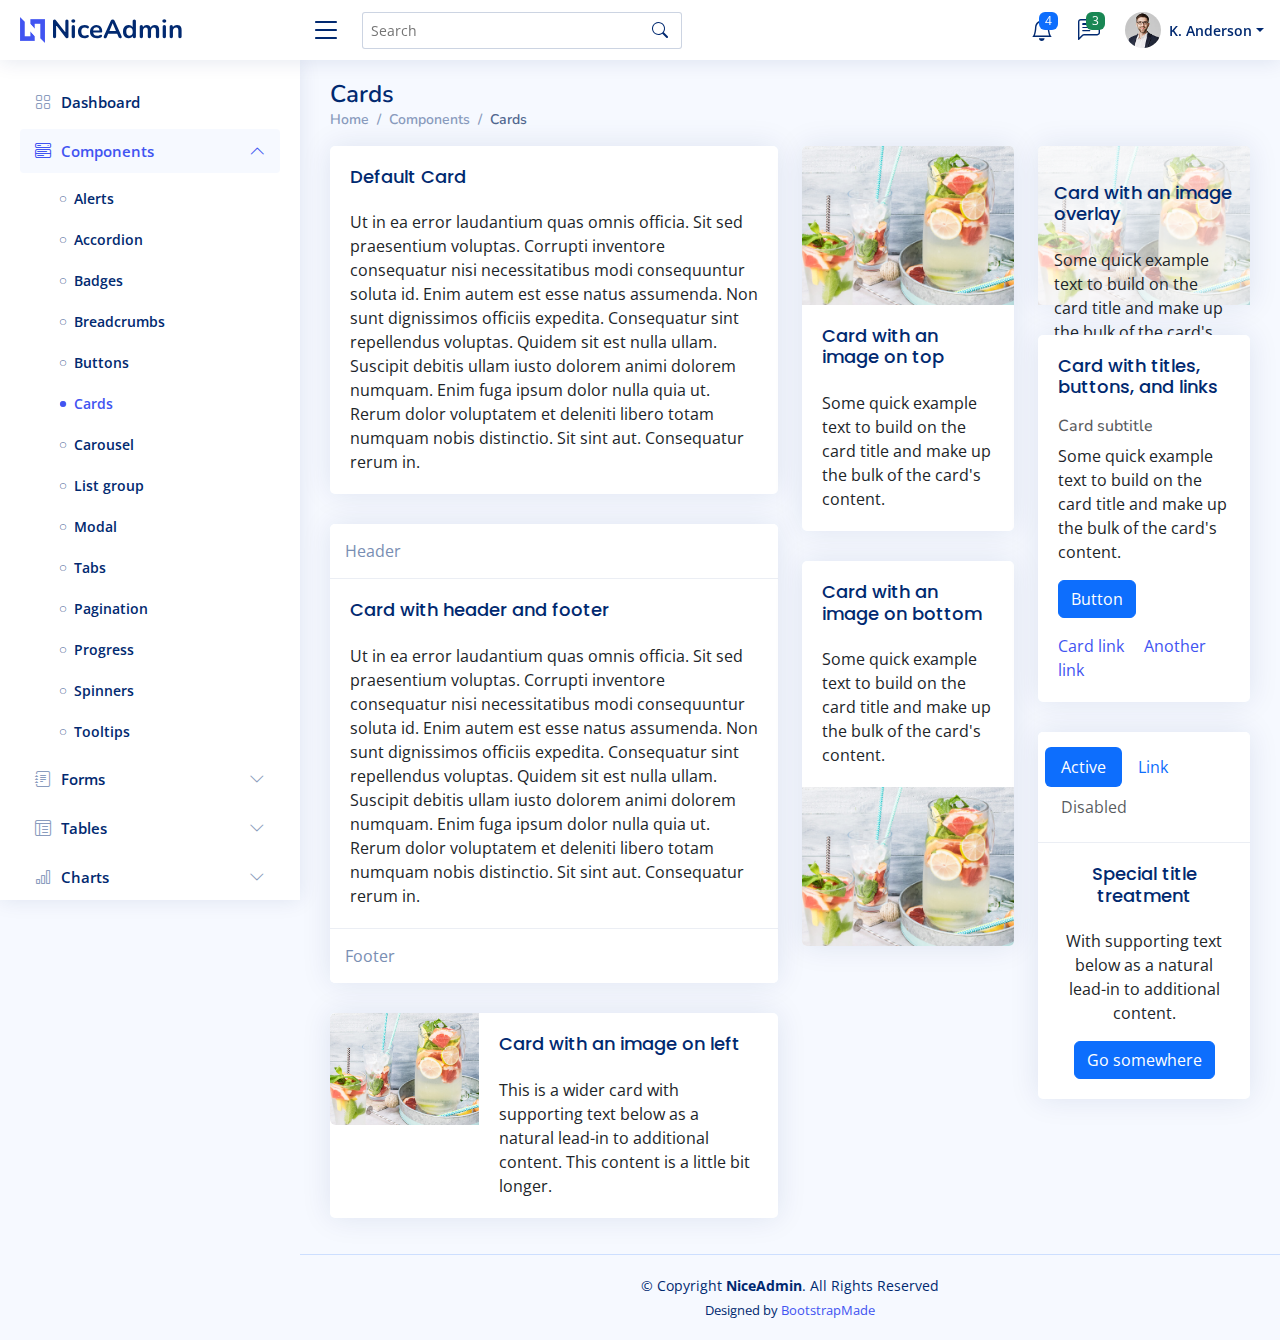
<file: admin0/components-cards.html>
<!DOCTYPE html>
<html lang="en">

<head>
  <meta charset="utf-8">
  <meta content="width=device-width, initial-scale=1.0" name="viewport">

  <title>Components / Cards - NiceAdmin Bootstrap Template</title>
  <meta content="" name="description">
  <meta content="" name="keywords">

  <!-- Favicons -->
  <link href="assets/img/favicon.png" rel="icon">
  <link href="assets/img/apple-touch-icon.png" rel="apple-touch-icon">

  <!-- Google Fonts -->
  <link href="https://fonts.gstatic.com" rel="preconnect">
  <link href="https://fonts.googleapis.com/css?family=Open+Sans:300,300i,400,400i,600,600i,700,700i|Nunito:300,300i,400,400i,600,600i,700,700i|Poppins:300,300i,400,400i,500,500i,600,600i,700,700i" rel="stylesheet">

  <!-- Vendor CSS Files -->
  <link href="assets/vendor/bootstrap/css/bootstrap.min.css" rel="stylesheet">
  <link href="assets/vendor/bootstrap-icons/bootstrap-icons.css" rel="stylesheet">
  <link href="assets/vendor/boxicons/css/boxicons.min.css" rel="stylesheet">
  <link href="assets/vendor/quill/quill.snow.css" rel="stylesheet">
  <link href="assets/vendor/quill/quill.bubble.css" rel="stylesheet">
  <link href="assets/vendor/remixicon/remixicon.css" rel="stylesheet">
  <link href="assets/vendor/simple-datatables/style.css" rel="stylesheet">

  <!-- Template Main CSS File -->
  <link href="assets/css/style.css" rel="stylesheet">

  <!-- =======================================================
  * Template Name: NiceAdmin
  * Updated: Aug 30 2023 with Bootstrap v5.3.1
  * Template URL: https://bootstrapmade.com/nice-admin-bootstrap-admin-html-template/
  * Author: BootstrapMade.com
  * License: https://bootstrapmade.com/license/
  ======================================================== -->
</head>

<body>

  <!-- ======= Header ======= -->
  <header id="header" class="header fixed-top d-flex align-items-center">

    <div class="d-flex align-items-center justify-content-between">
      <a href="index.html" class="logo d-flex align-items-center">
        <img src="assets/img/logo.png" alt="">
        <span class="d-none d-lg-block">NiceAdmin</span>
      </a>
      <i class="bi bi-list toggle-sidebar-btn"></i>
    </div><!-- End Logo -->

    <div class="search-bar">
      <form class="search-form d-flex align-items-center" method="POST" action="#">
        <input type="text" name="query" placeholder="Search" title="Enter search keyword">
        <button type="submit" title="Search"><i class="bi bi-search"></i></button>
      </form>
    </div><!-- End Search Bar -->

    <nav class="header-nav ms-auto">
      <ul class="d-flex align-items-center">

        <li class="nav-item d-block d-lg-none">
          <a class="nav-link nav-icon search-bar-toggle " href="#">
            <i class="bi bi-search"></i>
          </a>
        </li><!-- End Search Icon-->

        <li class="nav-item dropdown">

          <a class="nav-link nav-icon" href="#" data-bs-toggle="dropdown">
            <i class="bi bi-bell"></i>
            <span class="badge bg-primary badge-number">4</span>
          </a><!-- End Notification Icon -->

          <ul class="dropdown-menu dropdown-menu-end dropdown-menu-arrow notifications">
            <li class="dropdown-header">
              You have 4 new notifications
              <a href="#"><span class="badge rounded-pill bg-primary p-2 ms-2">View all</span></a>
            </li>
            <li>
              <hr class="dropdown-divider">
            </li>

            <li class="notification-item">
              <i class="bi bi-exclamation-circle text-warning"></i>
              <div>
                <h4>Lorem Ipsum</h4>
                <p>Quae dolorem earum veritatis oditseno</p>
                <p>30 min. ago</p>
              </div>
            </li>

            <li>
              <hr class="dropdown-divider">
            </li>

            <li class="notification-item">
              <i class="bi bi-x-circle text-danger"></i>
              <div>
                <h4>Atque rerum nesciunt</h4>
                <p>Quae dolorem earum veritatis oditseno</p>
                <p>1 hr. ago</p>
              </div>
            </li>

            <li>
              <hr class="dropdown-divider">
            </li>

            <li class="notification-item">
              <i class="bi bi-check-circle text-success"></i>
              <div>
                <h4>Sit rerum fuga</h4>
                <p>Quae dolorem earum veritatis oditseno</p>
                <p>2 hrs. ago</p>
              </div>
            </li>

            <li>
              <hr class="dropdown-divider">
            </li>

            <li class="notification-item">
              <i class="bi bi-info-circle text-primary"></i>
              <div>
                <h4>Dicta reprehenderit</h4>
                <p>Quae dolorem earum veritatis oditseno</p>
                <p>4 hrs. ago</p>
              </div>
            </li>

            <li>
              <hr class="dropdown-divider">
            </li>
            <li class="dropdown-footer">
              <a href="#">Show all notifications</a>
            </li>

          </ul><!-- End Notification Dropdown Items -->

        </li><!-- End Notification Nav -->

        <li class="nav-item dropdown">

          <a class="nav-link nav-icon" href="#" data-bs-toggle="dropdown">
            <i class="bi bi-chat-left-text"></i>
            <span class="badge bg-success badge-number">3</span>
          </a><!-- End Messages Icon -->

          <ul class="dropdown-menu dropdown-menu-end dropdown-menu-arrow messages">
            <li class="dropdown-header">
              You have 3 new messages
              <a href="#"><span class="badge rounded-pill bg-primary p-2 ms-2">View all</span></a>
            </li>
            <li>
              <hr class="dropdown-divider">
            </li>

            <li class="message-item">
              <a href="#">
                <img src="assets/img/messages-1.jpg" alt="" class="rounded-circle">
                <div>
                  <h4>Maria Hudson</h4>
                  <p>Velit asperiores et ducimus soluta repudiandae labore officia est ut...</p>
                  <p>4 hrs. ago</p>
                </div>
              </a>
            </li>
            <li>
              <hr class="dropdown-divider">
            </li>

            <li class="message-item">
              <a href="#">
                <img src="assets/img/messages-2.jpg" alt="" class="rounded-circle">
                <div>
                  <h4>Anna Nelson</h4>
                  <p>Velit asperiores et ducimus soluta repudiandae labore officia est ut...</p>
                  <p>6 hrs. ago</p>
                </div>
              </a>
            </li>
            <li>
              <hr class="dropdown-divider">
            </li>

            <li class="message-item">
              <a href="#">
                <img src="assets/img/messages-3.jpg" alt="" class="rounded-circle">
                <div>
                  <h4>David Muldon</h4>
                  <p>Velit asperiores et ducimus soluta repudiandae labore officia est ut...</p>
                  <p>8 hrs. ago</p>
                </div>
              </a>
            </li>
            <li>
              <hr class="dropdown-divider">
            </li>

            <li class="dropdown-footer">
              <a href="#">Show all messages</a>
            </li>

          </ul><!-- End Messages Dropdown Items -->

        </li><!-- End Messages Nav -->

        <li class="nav-item dropdown pe-3">

          <a class="nav-link nav-profile d-flex align-items-center pe-0" href="#" data-bs-toggle="dropdown">
            <img src="assets/img/profile-img.jpg" alt="Profile" class="rounded-circle">
            <span class="d-none d-md-block dropdown-toggle ps-2">K. Anderson</span>
          </a><!-- End Profile Iamge Icon -->

          <ul class="dropdown-menu dropdown-menu-end dropdown-menu-arrow profile">
            <li class="dropdown-header">
              <h6>Kevin Anderson</h6>
              <span>Web Designer</span>
            </li>
            <li>
              <hr class="dropdown-divider">
            </li>

            <li>
              <a class="dropdown-item d-flex align-items-center" href="users-profile.html">
                <i class="bi bi-person"></i>
                <span>My Profile</span>
              </a>
            </li>
            <li>
              <hr class="dropdown-divider">
            </li>

            <li>
              <a class="dropdown-item d-flex align-items-center" href="users-profile.html">
                <i class="bi bi-gear"></i>
                <span>Account Settings</span>
              </a>
            </li>
            <li>
              <hr class="dropdown-divider">
            </li>

            <li>
              <a class="dropdown-item d-flex align-items-center" href="pages-faq.html">
                <i class="bi bi-question-circle"></i>
                <span>Need Help?</span>
              </a>
            </li>
            <li>
              <hr class="dropdown-divider">
            </li>

            <li>
              <a class="dropdown-item d-flex align-items-center" href="#">
                <i class="bi bi-box-arrow-right"></i>
                <span>Sign Out</span>
              </a>
            </li>

          </ul><!-- End Profile Dropdown Items -->
        </li><!-- End Profile Nav -->

      </ul>
    </nav><!-- End Icons Navigation -->

  </header><!-- End Header -->

  <!-- ======= Sidebar ======= -->
  <aside id="sidebar" class="sidebar">

    <ul class="sidebar-nav" id="sidebar-nav">

      <li class="nav-item">
        <a class="nav-link collapsed" href="index.html">
          <i class="bi bi-grid"></i>
          <span>Dashboard</span>
        </a>
      </li><!-- End Dashboard Nav -->

      <li class="nav-item">
        <a class="nav-link " data-bs-target="#components-nav" data-bs-toggle="collapse" href="#">
          <i class="bi bi-menu-button-wide"></i><span>Components</span><i class="bi bi-chevron-down ms-auto"></i>
        </a>
        <ul id="components-nav" class="nav-content collapse show" data-bs-parent="#sidebar-nav">
          <li>
            <a href="components-alerts.html">
              <i class="bi bi-circle"></i><span>Alerts</span>
            </a>
          </li>
          <li>
            <a href="components-accordion.html">
              <i class="bi bi-circle"></i><span>Accordion</span>
            </a>
          </li>
          <li>
            <a href="components-badges.html">
              <i class="bi bi-circle"></i><span>Badges</span>
            </a>
          </li>
          <li>
            <a href="components-breadcrumbs.html">
              <i class="bi bi-circle"></i><span>Breadcrumbs</span>
            </a>
          </li>
          <li>
            <a href="components-buttons.html">
              <i class="bi bi-circle"></i><span>Buttons</span>
            </a>
          </li>
          <li>
            <a href="components-cards.html" class="active">
              <i class="bi bi-circle"></i><span>Cards</span>
            </a>
          </li>
          <li>
            <a href="components-carousel.html">
              <i class="bi bi-circle"></i><span>Carousel</span>
            </a>
          </li>
          <li>
            <a href="components-list-group.html">
              <i class="bi bi-circle"></i><span>List group</span>
            </a>
          </li>
          <li>
            <a href="components-modal.html">
              <i class="bi bi-circle"></i><span>Modal</span>
            </a>
          </li>
          <li>
            <a href="components-tabs.html">
              <i class="bi bi-circle"></i><span>Tabs</span>
            </a>
          </li>
          <li>
            <a href="components-pagination.html">
              <i class="bi bi-circle"></i><span>Pagination</span>
            </a>
          </li>
          <li>
            <a href="components-progress.html">
              <i class="bi bi-circle"></i><span>Progress</span>
            </a>
          </li>
          <li>
            <a href="components-spinners.html">
              <i class="bi bi-circle"></i><span>Spinners</span>
            </a>
          </li>
          <li>
            <a href="components-tooltips.html">
              <i class="bi bi-circle"></i><span>Tooltips</span>
            </a>
          </li>
        </ul>
      </li><!-- End Components Nav -->

      <li class="nav-item">
        <a class="nav-link collapsed" data-bs-target="#forms-nav" data-bs-toggle="collapse" href="#">
          <i class="bi bi-journal-text"></i><span>Forms</span><i class="bi bi-chevron-down ms-auto"></i>
        </a>
        <ul id="forms-nav" class="nav-content collapse " data-bs-parent="#sidebar-nav">
          <li>
            <a href="forms-elements.html">
              <i class="bi bi-circle"></i><span>Form Elements</span>
            </a>
          </li>
          <li>
            <a href="forms-layouts.html">
              <i class="bi bi-circle"></i><span>Form Layouts</span>
            </a>
          </li>
          <li>
            <a href="forms-editors.html">
              <i class="bi bi-circle"></i><span>Form Editors</span>
            </a>
          </li>
          <li>
            <a href="forms-validation.html">
              <i class="bi bi-circle"></i><span>Form Validation</span>
            </a>
          </li>
        </ul>
      </li><!-- End Forms Nav -->

      <li class="nav-item">
        <a class="nav-link collapsed" data-bs-target="#tables-nav" data-bs-toggle="collapse" href="#">
          <i class="bi bi-layout-text-window-reverse"></i><span>Tables</span><i class="bi bi-chevron-down ms-auto"></i>
        </a>
        <ul id="tables-nav" class="nav-content collapse " data-bs-parent="#sidebar-nav">
          <li>
            <a href="tables-general.html">
              <i class="bi bi-circle"></i><span>General Tables</span>
            </a>
          </li>
          <li>
            <a href="tables-data.html">
              <i class="bi bi-circle"></i><span>Data Tables</span>
            </a>
          </li>
        </ul>
      </li><!-- End Tables Nav -->

      <li class="nav-item">
        <a class="nav-link collapsed" data-bs-target="#charts-nav" data-bs-toggle="collapse" href="#">
          <i class="bi bi-bar-chart"></i><span>Charts</span><i class="bi bi-chevron-down ms-auto"></i>
        </a>
        <ul id="charts-nav" class="nav-content collapse " data-bs-parent="#sidebar-nav">
          <li>
            <a href="charts-chartjs.html">
              <i class="bi bi-circle"></i><span>Chart.js</span>
            </a>
          </li>
          <li>
            <a href="charts-apexcharts.html">
              <i class="bi bi-circle"></i><span>ApexCharts</span>
            </a>
          </li>
          <li>
            <a href="charts-echarts.html">
              <i class="bi bi-circle"></i><span>ECharts</span>
            </a>
          </li>
        </ul>
      </li><!-- End Charts Nav -->

      <li class="nav-item">
        <a class="nav-link collapsed" data-bs-target="#icons-nav" data-bs-toggle="collapse" href="#">
          <i class="bi bi-gem"></i><span>Icons</span><i class="bi bi-chevron-down ms-auto"></i>
        </a>
        <ul id="icons-nav" class="nav-content collapse " data-bs-parent="#sidebar-nav">
          <li>
            <a href="icons-bootstrap.html">
              <i class="bi bi-circle"></i><span>Bootstrap Icons</span>
            </a>
          </li>
          <li>
            <a href="icons-remix.html">
              <i class="bi bi-circle"></i><span>Remix Icons</span>
            </a>
          </li>
          <li>
            <a href="icons-boxicons.html">
              <i class="bi bi-circle"></i><span>Boxicons</span>
            </a>
          </li>
        </ul>
      </li><!-- End Icons Nav -->

      <li class="nav-heading">Pages</li>

      <li class="nav-item">
        <a class="nav-link collapsed" href="users-profile.html">
          <i class="bi bi-person"></i>
          <span>Profile</span>
        </a>
      </li><!-- End Profile Page Nav -->

      <li class="nav-item">
        <a class="nav-link collapsed" href="pages-faq.html">
          <i class="bi bi-question-circle"></i>
          <span>F.A.Q</span>
        </a>
      </li><!-- End F.A.Q Page Nav -->

      <li class="nav-item">
        <a class="nav-link collapsed" href="pages-contact.html">
          <i class="bi bi-envelope"></i>
          <span>Contact</span>
        </a>
      </li><!-- End Contact Page Nav -->

      <li class="nav-item">
        <a class="nav-link collapsed" href="pages-register.html">
          <i class="bi bi-card-list"></i>
          <span>Register</span>
        </a>
      </li><!-- End Register Page Nav -->

      <li class="nav-item">
        <a class="nav-link collapsed" href="pages-login.html">
          <i class="bi bi-box-arrow-in-right"></i>
          <span>Login</span>
        </a>
      </li><!-- End Login Page Nav -->

      <li class="nav-item">
        <a class="nav-link collapsed" href="pages-error-404.html">
          <i class="bi bi-dash-circle"></i>
          <span>Error 404</span>
        </a>
      </li><!-- End Error 404 Page Nav -->

      <li class="nav-item">
        <a class="nav-link collapsed" href="pages-blank.html">
          <i class="bi bi-file-earmark"></i>
          <span>Blank</span>
        </a>
      </li><!-- End Blank Page Nav -->

    </ul>

  </aside><!-- End Sidebar-->

  <main id="main" class="main">

    <div class="pagetitle">
      <h1>Cards</h1>
      <nav>
        <ol class="breadcrumb">
          <li class="breadcrumb-item"><a href="index.html">Home</a></li>
          <li class="breadcrumb-item">Components</li>
          <li class="breadcrumb-item active">Cards</li>
        </ol>
      </nav>
    </div><!-- End Page Title -->

    <section class="section">
      <div class="row align-items-top">
        <div class="col-lg-6">

          <!-- Default Card -->
          <div class="card">
            <div class="card-body">
              <h5 class="card-title">Default Card</h5>
              Ut in ea error laudantium quas omnis officia. Sit sed praesentium voluptas. Corrupti inventore consequatur nisi necessitatibus modi consequuntur soluta id. Enim autem est esse natus assumenda. Non sunt dignissimos officiis expedita. Consequatur sint repellendus voluptas.
              Quidem sit est nulla ullam. Suscipit debitis ullam iusto dolorem animi dolorem numquam. Enim fuga ipsum dolor nulla quia ut.
              Rerum dolor voluptatem et deleniti libero totam numquam nobis distinctio. Sit sint aut. Consequatur rerum in.
            </div>
          </div><!-- End Default Card -->

          <!-- Card with header and footer -->
          <div class="card">
            <div class="card-header">Header</div>
            <div class="card-body">
              <h5 class="card-title">Card with header and footer</h5>
              Ut in ea error laudantium quas omnis officia. Sit sed praesentium voluptas. Corrupti inventore consequatur nisi necessitatibus modi consequuntur soluta id. Enim autem est esse natus assumenda. Non sunt dignissimos officiis expedita. Consequatur sint repellendus voluptas.
              Quidem sit est nulla ullam. Suscipit debitis ullam iusto dolorem animi dolorem numquam. Enim fuga ipsum dolor nulla quia ut.
              Rerum dolor voluptatem et deleniti libero totam numquam nobis distinctio. Sit sint aut. Consequatur rerum in.
            </div>
            <div class="card-footer">
              Footer
            </div>
          </div><!-- End Card with header and footer -->

          <!-- Card with an image on left -->
          <div class="card mb-3">
            <div class="row g-0">
              <div class="col-md-4">
                <img src="assets/img/card.jpg" class="img-fluid rounded-start" alt="...">
              </div>
              <div class="col-md-8">
                <div class="card-body">
                  <h5 class="card-title">Card with an image on left</h5>
                  <p class="card-text">This is a wider card with supporting text below as a natural lead-in to additional content. This content is a little bit longer.</p>
                </div>
              </div>
            </div>
          </div><!-- End Card with an image on left -->

        </div>

        <div class="col-lg-3">

          <!-- Card with an image on top -->
          <div class="card">
            <img src="assets/img/card.jpg" class="card-img-top" alt="...">
            <div class="card-body">
              <h5 class="card-title">Card with an image on top</h5>
              <p class="card-text">Some quick example text to build on the card title and make up the bulk of the card's content.</p>
            </div>
          </div><!-- End Card with an image on top -->

          <!-- Card with an image on bottom -->
          <div class="card">
            <div class="card-body">
              <h5 class="card-title">Card with an image on bottom</h5>
              <p class="card-text">Some quick example text to build on the card title and make up the bulk of the card's content.</p>
            </div>
            <img src="assets/img/card.jpg" class="card-img-bottom" alt="...">
          </div><!-- End Card with an image on bottom -->

        </div>

        <div class="col-lg-3">

          <!-- Card with an image overlay -->
          <div class="card">
            <img src="assets/img/card.jpg" class="card-img-top" alt="...">
            <div class="card-img-overlay">
              <h5 class="card-title">Card with an image overlay</h5>
              <p class="card-text">Some quick example text to build on the card title and make up the bulk of the card's content.</p>
            </div>
          </div><!-- End Card with an image overlay -->

          <!-- Card with titles, buttons, and links -->
          <div class="card">
            <div class="card-body">
              <h5 class="card-title">Card with titles, buttons, and links</h5>
              <h6 class="card-subtitle mb-2 text-muted">Card subtitle</h6>
              <p class="card-text">Some quick example text to build on the card title and make up the bulk of the card's content.</p>
              <p class="card-text"><a href="#" class="btn btn-primary">Button</a></p>
              <a href="#" class="card-link">Card link</a>
              <a href="#" class="card-link">Another link</a>
            </div>
          </div><!-- End Card with titles, buttons, and links -->

          <!-- Special title treatmen -->
          <div class="card text-center">
            <div class="card-header">
              <ul class="nav nav-pills card-header-pills">
                <li class="nav-item">
                  <a class="nav-link active" href="#">Active</a>
                </li>
                <li class="nav-item">
                  <a class="nav-link" href="#">Link</a>
                </li>
                <li class="nav-item">
                  <a class="nav-link disabled" href="#" tabindex="-1" aria-disabled="true">Disabled</a>
                </li>
              </ul>
            </div>
            <div class="card-body">
              <h5 class="card-title">Special title treatment</h5>
              <p class="card-text">With supporting text below as a natural lead-in to additional content.</p>
              <a href="#" class="btn btn-primary">Go somewhere</a>
            </div>
          </div><!-- End Special title treatmen -->

        </div>

      </div>
    </section>

  </main><!-- End #main -->

  <!-- ======= Footer ======= -->
  <footer id="footer" class="footer">
    <div class="copyright">
      &copy; Copyright <strong><span>NiceAdmin</span></strong>. All Rights Reserved
    </div>
    <div class="credits">
      <!-- All the links in the footer should remain intact. -->
      <!-- You can delete the links only if you purchased the pro version. -->
      <!-- Licensing information: https://bootstrapmade.com/license/ -->
      <!-- Purchase the pro version with working PHP/AJAX contact form: https://bootstrapmade.com/nice-admin-bootstrap-admin-html-template/ -->
      Designed by <a href="https://bootstrapmade.com/">BootstrapMade</a>
    </div>
  </footer><!-- End Footer -->

  <a href="#" class="back-to-top d-flex align-items-center justify-content-center"><i class="bi bi-arrow-up-short"></i></a>

  <!-- Vendor JS Files -->
  <script src="assets/vendor/apexcharts/apexcharts.min.js"></script>
  <script src="assets/vendor/bootstrap/js/bootstrap.bundle.min.js"></script>
  <script src="assets/vendor/chart.js/chart.umd.js"></script>
  <script src="assets/vendor/echarts/echarts.min.js"></script>
  <script src="assets/vendor/quill/quill.min.js"></script>
  <script src="assets/vendor/simple-datatables/simple-datatables.js"></script>
  <script src="assets/vendor/tinymce/tinymce.min.js"></script>
  <script src="assets/vendor/php-email-form/validate.js"></script>

  <!-- Template Main JS File -->
  <script src="assets/js/main.js"></script>

</body>

</html>
</file>
<file: admin0/assets/vendor/quill/quill.snow.css>
/*!
 * Quill Editor v1.3.7
 * https://quilljs.com/
 * Copyright (c) 2014, Jason Chen
 * Copyright (c) 2013, salesforce.com
 */
.ql-container {
  box-sizing: border-box;
  font-family: Helvetica, Arial, sans-serif;
  font-size: 13px;
  height: 100%;
  margin: 0px;
  position: relative;
}
.ql-container.ql-disabled .ql-tooltip {
  visibility: hidden;
}
.ql-container.ql-disabled .ql-editor ul[data-checked] > li::before {
  pointer-events: none;
}
.ql-clipboard {
  left: -100000px;
  height: 1px;
  overflow-y: hidden;
  position: absolute;
  top: 50%;
}
.ql-clipboard p {
  margin: 0;
  padding: 0;
}
.ql-editor {
  box-sizing: border-box;
  line-height: 1.42;
  height: 100%;
  outline: none;
  overflow-y: auto;
  padding: 12px 15px;
  tab-size: 4;
  -moz-tab-size: 4;
  text-align: left;
  white-space: pre-wrap;
  word-wrap: break-word;
}
.ql-editor > * {
  cursor: text;
}
.ql-editor p,
.ql-editor ol,
.ql-editor ul,
.ql-editor pre,
.ql-editor blockquote,
.ql-editor h1,
.ql-editor h2,
.ql-editor h3,
.ql-editor h4,
.ql-editor h5,
.ql-editor h6 {
  margin: 0;
  padding: 0;
  counter-reset: list-1 list-2 list-3 list-4 list-5 list-6 list-7 list-8 list-9;
}
.ql-editor ol,
.ql-editor ul {
  padding-left: 1.5em;
}
.ql-editor ol > li,
.ql-editor ul > li {
  list-style-type: none;
}
.ql-editor ul > li::before {
  content: '\2022';
}
.ql-editor ul[data-checked=true],
.ql-editor ul[data-checked=false] {
  pointer-events: none;
}
.ql-editor ul[data-checked=true] > li *,
.ql-editor ul[data-checked=false] > li * {
  pointer-events: all;
}
.ql-editor ul[data-checked=true] > li::before,
.ql-editor ul[data-checked=false] > li::before {
  color: #777;
  cursor: pointer;
  pointer-events: all;
}
.ql-editor ul[data-checked=true] > li::before {
  content: '\2611';
}
.ql-editor ul[data-checked=false] > li::before {
  content: '\2610';
}
.ql-editor li::before {
  display: inline-block;
  white-space: nowrap;
  width: 1.2em;
}
.ql-editor li:not(.ql-direction-rtl)::before {
  margin-left: -1.5em;
  margin-right: 0.3em;
  text-align: right;
}
.ql-editor li.ql-direction-rtl::before {
  margin-left: 0.3em;
  margin-right: -1.5em;
}
.ql-editor ol li:not(.ql-direction-rtl),
.ql-editor ul li:not(.ql-direction-rtl) {
  padding-left: 1.5em;
}
.ql-editor ol li.ql-direction-rtl,
.ql-editor ul li.ql-direction-rtl {
  padding-right: 1.5em;
}
.ql-editor ol li {
  counter-reset: list-1 list-2 list-3 list-4 list-5 list-6 list-7 list-8 list-9;
  counter-increment: list-0;
}
.ql-editor ol li:before {
  content: counter(list-0, decimal) '. ';
}
.ql-editor ol li.ql-indent-1 {
  counter-increment: list-1;
}
.ql-editor ol li.ql-indent-1:before {
  content: counter(list-1, lower-alpha) '. ';
}
.ql-editor ol li.ql-indent-1 {
  counter-reset: list-2 list-3 list-4 list-5 list-6 list-7 list-8 list-9;
}
.ql-editor ol li.ql-indent-2 {
  counter-increment: list-2;
}
.ql-editor ol li.ql-indent-2:before {
  content: counter(list-2, lower-roman) '. ';
}
.ql-editor ol li.ql-indent-2 {
  counter-reset: list-3 list-4 list-5 list-6 list-7 list-8 list-9;
}
.ql-editor ol li.ql-indent-3 {
  counter-increment: list-3;
}
.ql-editor ol li.ql-indent-3:before {
  content: counter(list-3, decimal) '. ';
}
.ql-editor ol li.ql-indent-3 {
  counter-reset: list-4 list-5 list-6 list-7 list-8 list-9;
}
.ql-editor ol li.ql-indent-4 {
  counter-increment: list-4;
}
.ql-editor ol li.ql-indent-4:before {
  content: counter(list-4, lower-alpha) '. ';
}
.ql-editor ol li.ql-indent-4 {
  counter-reset: list-5 list-6 list-7 list-8 list-9;
}
.ql-editor ol li.ql-indent-5 {
  counter-increment: list-5;
}
.ql-editor ol li.ql-indent-5:before {
  content: counter(list-5, lower-roman) '. ';
}
.ql-editor ol li.ql-indent-5 {
  counter-reset: list-6 list-7 list-8 list-9;
}
.ql-editor ol li.ql-indent-6 {
  counter-increment: list-6;
}
.ql-editor ol li.ql-indent-6:before {
  content: counter(list-6, decimal) '. ';
}
.ql-editor ol li.ql-indent-6 {
  counter-reset: list-7 list-8 list-9;
}
.ql-editor ol li.ql-indent-7 {
  counter-increment: list-7;
}
.ql-editor ol li.ql-indent-7:before {
  content: counter(list-7, lower-alpha) '. ';
}
.ql-editor ol li.ql-indent-7 {
  counter-reset: list-8 list-9;
}
.ql-editor ol li.ql-indent-8 {
  counter-increment: list-8;
}
.ql-editor ol li.ql-indent-8:before {
  content: counter(list-8, lower-roman) '. ';
}
.ql-editor ol li.ql-indent-8 {
  counter-reset: list-9;
}
.ql-editor ol li.ql-indent-9 {
  counter-increment: list-9;
}
.ql-editor ol li.ql-indent-9:before {
  content: counter(list-9, decimal) '. ';
}
.ql-editor .ql-indent-1:not(.ql-direction-rtl) {
  padding-left: 3em;
}
.ql-editor li.ql-indent-1:not(.ql-direction-rtl) {
  padding-left: 4.5em;
}
.ql-editor .ql-indent-1.ql-direction-rtl.ql-align-right {
  padding-right: 3em;
}
.ql-editor li.ql-indent-1.ql-direction-rtl.ql-align-right {
  padding-right: 4.5em;
}
.ql-editor .ql-indent-2:not(.ql-direction-rtl) {
  padding-left: 6em;
}
.ql-editor li.ql-indent-2:not(.ql-direction-rtl) {
  padding-left: 7.5em;
}
.ql-editor .ql-indent-2.ql-direction-rtl.ql-align-right {
  padding-right: 6em;
}
.ql-editor li.ql-indent-2.ql-direction-rtl.ql-align-right {
  padding-right: 7.5em;
}
.ql-editor .ql-indent-3:not(.ql-direction-rtl) {
  padding-left: 9em;
}
.ql-editor li.ql-indent-3:not(.ql-direction-rtl) {
  padding-left: 10.5em;
}
.ql-editor .ql-indent-3.ql-direction-rtl.ql-align-right {
  padding-right: 9em;
}
.ql-editor li.ql-indent-3.ql-direction-rtl.ql-align-right {
  padding-right: 10.5em;
}
.ql-editor .ql-indent-4:not(.ql-direction-rtl) {
  padding-left: 12em;
}
.ql-editor li.ql-indent-4:not(.ql-direction-rtl) {
  padding-left: 13.5em;
}
.ql-editor .ql-indent-4.ql-direction-rtl.ql-align-right {
  padding-right: 12em;
}
.ql-editor li.ql-indent-4.ql-direction-rtl.ql-align-right {
  padding-right: 13.5em;
}
.ql-editor .ql-indent-5:not(.ql-direction-rtl) {
  padding-left: 15em;
}
.ql-editor li.ql-indent-5:not(.ql-direction-rtl) {
  padding-left: 16.5em;
}
.ql-editor .ql-indent-5.ql-direction-rtl.ql-align-right {
  padding-right: 15em;
}
.ql-editor li.ql-indent-5.ql-direction-rtl.ql-align-right {
  padding-right: 16.5em;
}
.ql-editor .ql-indent-6:not(.ql-direction-rtl) {
  padding-left: 18em;
}
.ql-editor li.ql-indent-6:not(.ql-direction-rtl) {
  padding-left: 19.5em;
}
.ql-editor .ql-indent-6.ql-direction-rtl.ql-align-right {
  padding-right: 18em;
}
.ql-editor li.ql-indent-6.ql-direction-rtl.ql-align-right {
  padding-right: 19.5em;
}
.ql-editor .ql-indent-7:not(.ql-direction-rtl) {
  padding-left: 21em;
}
.ql-editor li.ql-indent-7:not(.ql-direction-rtl) {
  padding-left: 22.5em;
}
.ql-editor .ql-indent-7.ql-direction-rtl.ql-align-right {
  padding-right: 21em;
}
.ql-editor li.ql-indent-7.ql-direction-rtl.ql-align-right {
  padding-right: 22.5em;
}
.ql-editor .ql-indent-8:not(.ql-direction-rtl) {
  padding-left: 24em;
}
.ql-editor li.ql-indent-8:not(.ql-direction-rtl) {
  padding-left: 25.5em;
}
.ql-editor .ql-indent-8.ql-direction-rtl.ql-align-right {
  padding-right: 24em;
}
.ql-editor li.ql-indent-8.ql-direction-rtl.ql-align-right {
  padding-right: 25.5em;
}
.ql-editor .ql-indent-9:not(.ql-direction-rtl) {
  padding-left: 27em;
}
.ql-editor li.ql-indent-9:not(.ql-direction-rtl) {
  padding-left: 28.5em;
}
.ql-editor .ql-indent-9.ql-direction-rtl.ql-align-right {
  padding-right: 27em;
}
.ql-editor li.ql-indent-9.ql-direction-rtl.ql-align-right {
  padding-right: 28.5em;
}
.ql-editor .ql-video {
  display: block;
  max-width: 100%;
}
.ql-editor .ql-video.ql-align-center {
  margin: 0 auto;
}
.ql-editor .ql-video.ql-align-right {
  margin: 0 0 0 auto;
}
.ql-editor .ql-bg-black {
  background-color: #000;
}
.ql-editor .ql-bg-red {
  background-color: #e60000;
}
.ql-editor .ql-bg-orange {
  background-color: #f90;
}
.ql-editor .ql-bg-yellow {
  background-color: #ff0;
}
.ql-editor .ql-bg-green {
  background-color: #008a00;
}
.ql-editor .ql-bg-blue {
  background-color: #06c;
}
.ql-editor .ql-bg-purple {
  background-color: #93f;
}
.ql-editor .ql-color-white {
  color: #fff;
}
.ql-editor .ql-color-red {
  color: #e60000;
}
.ql-editor .ql-color-orange {
  color: #f90;
}
.ql-editor .ql-color-yellow {
  color: #ff0;
}
.ql-editor .ql-color-green {
  color: #008a00;
}
.ql-editor .ql-color-blue {
  color: #06c;
}
.ql-editor .ql-color-purple {
  color: #93f;
}
.ql-editor .ql-font-serif {
  font-family: Georgia, Times New Roman, serif;
}
.ql-editor .ql-font-monospace {
  font-family: Monaco, Courier New, monospace;
}
.ql-editor .ql-size-small {
  font-size: 0.75em;
}
.ql-editor .ql-size-large {
  font-size: 1.5em;
}
.ql-editor .ql-size-huge {
  font-size: 2.5em;
}
.ql-editor .ql-direction-rtl {
  direction: rtl;
  text-align: inherit;
}
.ql-editor .ql-align-center {
  text-align: center;
}
.ql-editor .ql-align-justify {
  text-align: justify;
}
.ql-editor .ql-align-right {
  text-align: right;
}
.ql-editor.ql-blank::before {
  color: rgba(0,0,0,0.6);
  content: attr(data-placeholder);
  font-style: italic;
  left: 15px;
  pointer-events: none;
  position: absolute;
  right: 15px;
}
.ql-snow.ql-toolbar:after,
.ql-snow .ql-toolbar:after {
  clear: both;
  content: '';
  display: table;
}
.ql-snow.ql-toolbar button,
.ql-snow .ql-toolbar button {
  background: none;
  border: none;
  cursor: pointer;
  display: inline-block;
  float: left;
  height: 24px;
  padding: 3px 5px;
  width: 28px;
}
.ql-snow.ql-toolbar button svg,
.ql-snow .ql-toolbar button svg {
  float: left;
  height: 100%;
}
.ql-snow.ql-toolbar button:active:hover,
.ql-snow .ql-toolbar button:active:hover {
  outline: none;
}
.ql-snow.ql-toolbar input.ql-image[type=file],
.ql-snow .ql-toolbar input.ql-image[type=file] {
  display: none;
}
.ql-snow.ql-toolbar button:hover,
.ql-snow .ql-toolbar button:hover,
.ql-snow.ql-toolbar button:focus,
.ql-snow .ql-toolbar button:focus,
.ql-snow.ql-toolbar button.ql-active,
.ql-snow .ql-toolbar button.ql-active,
.ql-snow.ql-toolbar .ql-picker-label:hover,
.ql-snow .ql-toolbar .ql-picker-label:hover,
.ql-snow.ql-toolbar .ql-picker-label.ql-active,
.ql-snow .ql-toolbar .ql-picker-label.ql-active,
.ql-snow.ql-toolbar .ql-picker-item:hover,
.ql-snow .ql-toolbar .ql-picker-item:hover,
.ql-snow.ql-toolbar .ql-picker-item.ql-selected,
.ql-snow .ql-toolbar .ql-picker-item.ql-selected {
  color: #06c;
}
.ql-snow.ql-toolbar button:hover .ql-fill,
.ql-snow .ql-toolbar button:hover .ql-fill,
.ql-snow.ql-toolbar button:focus .ql-fill,
.ql-snow .ql-toolbar button:focus .ql-fill,
.ql-snow.ql-toolbar button.ql-active .ql-fill,
.ql-snow .ql-toolbar button.ql-active .ql-fill,
.ql-snow.ql-toolbar .ql-picker-label:hover .ql-fill,
.ql-snow .ql-toolbar .ql-picker-label:hover .ql-fill,
.ql-snow.ql-toolbar .ql-picker-label.ql-active .ql-fill,
.ql-snow .ql-toolbar .ql-picker-label.ql-active .ql-fill,
.ql-snow.ql-toolbar .ql-picker-item:hover .ql-fill,
.ql-snow .ql-toolbar .ql-picker-item:hover .ql-fill,
.ql-snow.ql-toolbar .ql-picker-item.ql-selected .ql-fill,
.ql-snow .ql-toolbar .ql-picker-item.ql-selected .ql-fill,
.ql-snow.ql-toolbar button:hover .ql-stroke.ql-fill,
.ql-snow .ql-toolbar button:hover .ql-stroke.ql-fill,
.ql-snow.ql-toolbar button:focus .ql-stroke.ql-fill,
.ql-snow .ql-toolbar button:focus .ql-stroke.ql-fill,
.ql-snow.ql-toolbar button.ql-active .ql-stroke.ql-fill,
.ql-snow .ql-toolbar button.ql-active .ql-stroke.ql-fill,
.ql-snow.ql-toolbar .ql-picker-label:hover .ql-stroke.ql-fill,
.ql-snow .ql-toolbar .ql-picker-label:hover .ql-stroke.ql-fill,
.ql-snow.ql-toolbar .ql-picker-label.ql-active .ql-stroke.ql-fill,
.ql-snow .ql-toolbar .ql-picker-label.ql-active .ql-stroke.ql-fill,
.ql-snow.ql-toolbar .ql-picker-item:hover .ql-stroke.ql-fill,
.ql-snow .ql-toolbar .ql-picker-item:hover .ql-stroke.ql-fill,
.ql-snow.ql-toolbar .ql-picker-item.ql-selected .ql-stroke.ql-fill,
.ql-snow .ql-toolbar .ql-picker-item.ql-selected .ql-stroke.ql-fill {
  fill: #06c;
}
.ql-snow.ql-toolbar button:hover .ql-stroke,
.ql-snow .ql-toolbar button:hover .ql-stroke,
.ql-snow.ql-toolbar button:focus .ql-stroke,
.ql-snow .ql-toolbar button:focus .ql-stroke,
.ql-snow.ql-toolbar button.ql-active .ql-stroke,
.ql-snow .ql-toolbar button.ql-active .ql-stroke,
.ql-snow.ql-toolbar .ql-picker-label:hover .ql-stroke,
.ql-snow .ql-toolbar .ql-picker-label:hover .ql-stroke,
.ql-snow.ql-toolbar .ql-picker-label.ql-active .ql-stroke,
.ql-snow .ql-toolbar .ql-picker-label.ql-active .ql-stroke,
.ql-snow.ql-toolbar .ql-picker-item:hover .ql-stroke,
.ql-snow .ql-toolbar .ql-picker-item:hover .ql-stroke,
.ql-snow.ql-toolbar .ql-picker-item.ql-selected .ql-stroke,
.ql-snow .ql-toolbar .ql-picker-item.ql-selected .ql-stroke,
.ql-snow.ql-toolbar button:hover .ql-stroke-miter,
.ql-snow .ql-toolbar button:hover .ql-stroke-miter,
.ql-snow.ql-toolbar button:focus .ql-stroke-miter,
.ql-snow .ql-toolbar button:focus .ql-stroke-miter,
.ql-snow.ql-toolbar button.ql-active .ql-stroke-miter,
.ql-snow .ql-toolbar button.ql-active .ql-stroke-miter,
.ql-snow.ql-toolbar .ql-picker-label:hover .ql-stroke-miter,
.ql-snow .ql-toolbar .ql-picker-label:hover .ql-stroke-miter,
.ql-snow.ql-toolbar .ql-picker-label.ql-active .ql-stroke-miter,
.ql-snow .ql-toolbar .ql-picker-label.ql-active .ql-stroke-miter,
.ql-snow.ql-toolbar .ql-picker-item:hover .ql-stroke-miter,
.ql-snow .ql-toolbar .ql-picker-item:hover .ql-stroke-miter,
.ql-snow.ql-toolbar .ql-picker-item.ql-selected .ql-stroke-miter,
.ql-snow .ql-toolbar .ql-picker-item.ql-selected .ql-stroke-miter {
  stroke: #06c;
}
@media (pointer: coarse) {
  .ql-snow.ql-toolbar button:hover:not(.ql-active),
  .ql-snow .ql-toolbar button:hover:not(.ql-active) {
    color: #444;
  }
  .ql-snow.ql-toolbar button:hover:not(.ql-active) .ql-fill,
  .ql-snow .ql-toolbar button:hover:not(.ql-active) .ql-fill,
  .ql-snow.ql-toolbar button:hover:not(.ql-active) .ql-stroke.ql-fill,
  .ql-snow .ql-toolbar button:hover:not(.ql-active) .ql-stroke.ql-fill {
    fill: #444;
  }
  .ql-snow.ql-toolbar button:hover:not(.ql-active) .ql-stroke,
  .ql-snow .ql-toolbar button:hover:not(.ql-active) .ql-stroke,
  .ql-snow.ql-toolbar button:hover:not(.ql-active) .ql-stroke-miter,
  .ql-snow .ql-toolbar button:hover:not(.ql-active) .ql-stroke-miter {
    stroke: #444;
  }
}
.ql-snow {
  box-sizing: border-box;
}
.ql-snow * {
  box-sizing: border-box;
}
.ql-snow .ql-hidden {
  display: none;
}
.ql-snow .ql-out-bottom,
.ql-snow .ql-out-top {
  visibility: hidden;
}
.ql-snow .ql-tooltip {
  position: absolute;
  transform: translateY(10px);
}
.ql-snow .ql-tooltip a {
  cursor: pointer;
  text-decoration: none;
}
.ql-snow .ql-tooltip.ql-flip {
  transform: translateY(-10px);
}
.ql-snow .ql-formats {
  display: inline-block;
  vertical-align: middle;
}
.ql-snow .ql-formats:after {
  clear: both;
  content: '';
  display: table;
}
.ql-snow .ql-stroke {
  fill: none;
  stroke: #444;
  stroke-linecap: round;
  stroke-linejoin: round;
  stroke-width: 2;
}
.ql-snow .ql-stroke-miter {
  fill: none;
  stroke: #444;
  stroke-miterlimit: 10;
  stroke-width: 2;
}
.ql-snow .ql-fill,
.ql-snow .ql-stroke.ql-fill {
  fill: #444;
}
.ql-snow .ql-empty {
  fill: none;
}
.ql-snow .ql-even {
  fill-rule: evenodd;
}
.ql-snow .ql-thin,
.ql-snow .ql-stroke.ql-thin {
  stroke-width: 1;
}
.ql-snow .ql-transparent {
  opacity: 0.4;
}
.ql-snow .ql-direction svg:last-child {
  display: none;
}
.ql-snow .ql-direction.ql-active svg:last-child {
  display: inline;
}
.ql-snow .ql-direction.ql-active svg:first-child {
  display: none;
}
.ql-snow .ql-editor h1 {
  font-size: 2em;
}
.ql-snow .ql-editor h2 {
  font-size: 1.5em;
}
.ql-snow .ql-editor h3 {
  font-size: 1.17em;
}
.ql-snow .ql-editor h4 {
  font-size: 1em;
}
.ql-snow .ql-editor h5 {
  font-size: 0.83em;
}
.ql-snow .ql-editor h6 {
  font-size: 0.67em;
}
.ql-snow .ql-editor a {
  text-decoration: underline;
}
.ql-snow .ql-editor blockquote {
  border-left: 4px solid #ccc;
  margin-bottom: 5px;
  margin-top: 5px;
  padding-left: 16px;
}
.ql-snow .ql-editor code,
.ql-snow .ql-editor pre {
  background-color: #f0f0f0;
  border-radius: 3px;
}
.ql-snow .ql-editor pre {
  white-space: pre-wrap;
  margin-bottom: 5px;
  margin-top: 5px;
  padding: 5px 10px;
}
.ql-snow .ql-editor code {
  font-size: 85%;
  padding: 2px 4px;
}
.ql-snow .ql-editor pre.ql-syntax {
  background-color: #23241f;
  color: #f8f8f2;
  overflow: visible;
}
.ql-snow .ql-editor img {
  max-width: 100%;
}
.ql-snow .ql-picker {
  color: #444;
  display: inline-block;
  float: left;
  font-size: 14px;
  font-weight: 500;
  height: 24px;
  position: relative;
  vertical-align: middle;
}
.ql-snow .ql-picker-label {
  cursor: pointer;
  display: inline-block;
  height: 100%;
  padding-left: 8px;
  padding-right: 2px;
  position: relative;
  width: 100%;
}
.ql-snow .ql-picker-label::before {
  display: inline-block;
  line-height: 22px;
}
.ql-snow .ql-picker-options {
  background-color: #fff;
  display: none;
  min-width: 100%;
  padding: 4px 8px;
  position: absolute;
  white-space: nowrap;
}
.ql-snow .ql-picker-options .ql-picker-item {
  cursor: pointer;
  display: block;
  padding-bottom: 5px;
  padding-top: 5px;
}
.ql-snow .ql-picker.ql-expanded .ql-picker-label {
  color: #ccc;
  z-index: 2;
}
.ql-snow .ql-picker.ql-expanded .ql-picker-label .ql-fill {
  fill: #ccc;
}
.ql-snow .ql-picker.ql-expanded .ql-picker-label .ql-stroke {
  stroke: #ccc;
}
.ql-snow .ql-picker.ql-expanded .ql-picker-options {
  display: block;
  margin-top: -1px;
  top: 100%;
  z-index: 1;
}
.ql-snow .ql-color-picker,
.ql-snow .ql-icon-picker {
  width: 28px;
}
.ql-snow .ql-color-picker .ql-picker-label,
.ql-snow .ql-icon-picker .ql-picker-label {
  padding: 2px 4px;
}
.ql-snow .ql-color-picker .ql-picker-label svg,
.ql-snow .ql-icon-picker .ql-picker-label svg {
  right: 4px;
}
.ql-snow .ql-icon-picker .ql-picker-options {
  padding: 4px 0px;
}
.ql-snow .ql-icon-picker .ql-picker-item {
  height: 24px;
  width: 24px;
  padding: 2px 4px;
}
.ql-snow .ql-color-picker .ql-picker-options {
  padding: 3px 5px;
  width: 152px;
}
.ql-snow .ql-color-picker .ql-picker-item {
  border: 1px solid transparent;
  float: left;
  height: 16px;
  margin: 2px;
  padding: 0px;
  width: 16px;
}
.ql-snow .ql-picker:not(.ql-color-picker):not(.ql-icon-picker) svg {
  position: absolute;
  margin-top: -9px;
  right: 0;
  top: 50%;
  width: 18px;
}
.ql-snow .ql-picker.ql-header .ql-picker-label[data-label]:not([data-label=''])::before,
.ql-snow .ql-picker.ql-font .ql-picker-label[data-label]:not([data-label=''])::before,
.ql-snow .ql-picker.ql-size .ql-picker-label[data-label]:not([data-label=''])::before,
.ql-snow .ql-picker.ql-header .ql-picker-item[data-label]:not([data-label=''])::before,
.ql-snow .ql-picker.ql-font .ql-picker-item[data-label]:not([data-label=''])::before,
.ql-snow .ql-picker.ql-size .ql-picker-item[data-label]:not([data-label=''])::before {
  content: attr(data-label);
}
.ql-snow .ql-picker.ql-header {
  width: 98px;
}
.ql-snow .ql-picker.ql-header .ql-picker-label::before,
.ql-snow .ql-picker.ql-header .ql-picker-item::before {
  content: 'Normal';
}
.ql-snow .ql-picker.ql-header .ql-picker-label[data-value="1"]::before,
.ql-snow .ql-picker.ql-header .ql-picker-item[data-value="1"]::before {
  content: 'Heading 1';
}
.ql-snow .ql-picker.ql-header .ql-picker-label[data-value="2"]::before,
.ql-snow .ql-picker.ql-header .ql-picker-item[data-value="2"]::before {
  content: 'Heading 2';
}
.ql-snow .ql-picker.ql-header .ql-picker-label[data-value="3"]::before,
.ql-snow .ql-picker.ql-header .ql-picker-item[data-value="3"]::before {
  content: 'Heading 3';
}
.ql-snow .ql-picker.ql-header .ql-picker-label[data-value="4"]::before,
.ql-snow .ql-picker.ql-header .ql-picker-item[data-value="4"]::before {
  content: 'Heading 4';
}
.ql-snow .ql-picker.ql-header .ql-picker-label[data-value="5"]::before,
.ql-snow .ql-picker.ql-header .ql-picker-item[data-value="5"]::before {
  content: 'Heading 5';
}
.ql-snow .ql-picker.ql-header .ql-picker-label[data-value="6"]::before,
.ql-snow .ql-picker.ql-header .ql-picker-item[data-value="6"]::before {
  content: 'Heading 6';
}
.ql-snow .ql-picker.ql-header .ql-picker-item[data-value="1"]::before {
  font-size: 2em;
}
.ql-snow .ql-picker.ql-header .ql-picker-item[data-value="2"]::before {
  font-size: 1.5em;
}
.ql-snow .ql-picker.ql-header .ql-picker-item[data-value="3"]::before {
  font-size: 1.17em;
}
.ql-snow .ql-picker.ql-header .ql-picker-item[data-value="4"]::before {
  font-size: 1em;
}
.ql-snow .ql-picker.ql-header .ql-picker-item[data-value="5"]::before {
  font-size: 0.83em;
}
.ql-snow .ql-picker.ql-header .ql-picker-item[data-value="6"]::before {
  font-size: 0.67em;
}
.ql-snow .ql-picker.ql-font {
  width: 108px;
}
.ql-snow .ql-picker.ql-font .ql-picker-label::before,
.ql-snow .ql-picker.ql-font .ql-picker-item::before {
  content: 'Sans Serif';
}
.ql-snow .ql-picker.ql-font .ql-picker-label[data-value=serif]::before,
.ql-snow .ql-picker.ql-font .ql-picker-item[data-value=serif]::before {
  content: 'Serif';
}
.ql-snow .ql-picker.ql-font .ql-picker-label[data-value=monospace]::before,
.ql-snow .ql-picker.ql-font .ql-picker-item[data-value=monospace]::before {
  content: 'Monospace';
}
.ql-snow .ql-picker.ql-font .ql-picker-item[data-value=serif]::before {
  font-family: Georgia, Times New Roman, serif;
}
.ql-snow .ql-picker.ql-font .ql-picker-item[data-value=monospace]::before {
  font-family: Monaco, Courier New, monospace;
}
.ql-snow .ql-picker.ql-size {
  width: 98px;
}
.ql-snow .ql-picker.ql-size .ql-picker-label::before,
.ql-snow .ql-picker.ql-size .ql-picker-item::before {
  content: 'Normal';
}
.ql-snow .ql-picker.ql-size .ql-picker-label[data-value=small]::before,
.ql-snow .ql-picker.ql-size .ql-picker-item[data-value=small]::before {
  content: 'Small';
}
.ql-snow .ql-picker.ql-size .ql-picker-label[data-value=large]::before,
.ql-snow .ql-picker.ql-size .ql-picker-item[data-value=large]::before {
  content: 'Large';
}
.ql-snow .ql-picker.ql-size .ql-picker-label[data-value=huge]::before,
.ql-snow .ql-picker.ql-size .ql-picker-item[data-value=huge]::before {
  content: 'Huge';
}
.ql-snow .ql-picker.ql-size .ql-picker-item[data-value=small]::before {
  font-size: 10px;
}
.ql-snow .ql-picker.ql-size .ql-picker-item[data-value=large]::before {
  font-size: 18px;
}
.ql-snow .ql-picker.ql-size .ql-picker-item[data-value=huge]::before {
  font-size: 32px;
}
.ql-snow .ql-color-picker.ql-background .ql-picker-item {
  background-color: #fff;
}
.ql-snow .ql-color-picker.ql-color .ql-picker-item {
  background-color: #000;
}
.ql-toolbar.ql-snow {
  border: 1px solid #ccc;
  box-sizing: border-box;
  font-family: 'Helvetica Neue', 'Helvetica', 'Arial', sans-serif;
  padding: 8px;
}
.ql-toolbar.ql-snow .ql-formats {
  margin-right: 15px;
}
.ql-toolbar.ql-snow .ql-picker-label {
  border: 1px solid transparent;
}
.ql-toolbar.ql-snow .ql-picker-options {
  border: 1px solid transparent;
  box-shadow: rgba(0,0,0,0.2) 0 2px 8px;
}
.ql-toolbar.ql-snow .ql-picker.ql-expanded .ql-picker-label {
  border-color: #ccc;
}
.ql-toolbar.ql-snow .ql-picker.ql-expanded .ql-picker-options {
  border-color: #ccc;
}
.ql-toolbar.ql-snow .ql-color-picker .ql-picker-item.ql-selected,
.ql-toolbar.ql-snow .ql-color-picker .ql-picker-item:hover {
  border-color: #000;
}
.ql-toolbar.ql-snow + .ql-container.ql-snow {
  border-top: 0px;
}
.ql-snow .ql-tooltip {
  background-color: #fff;
  border: 1px solid #ccc;
  box-shadow: 0px 0px 5px #ddd;
  color: #444;
  padding: 5px 12px;
  white-space: nowrap;
}
.ql-snow .ql-tooltip::before {
  content: "Visit URL:";
  line-height: 26px;
  margin-right: 8px;
}
.ql-snow .ql-tooltip input[type=text] {
  display: none;
  border: 1px solid #ccc;
  font-size: 13px;
  height: 26px;
  margin: 0px;
  padding: 3px 5px;
  width: 170px;
}
.ql-snow .ql-tooltip a.ql-preview {
  display: inline-block;
  max-width: 200px;
  overflow-x: hidden;
  text-overflow: ellipsis;
  vertical-align: top;
}
.ql-snow .ql-tooltip a.ql-action::after {
  border-right: 1px solid #ccc;
  content: 'Edit';
  margin-left: 16px;
  padding-right: 8px;
}
.ql-snow .ql-tooltip a.ql-remove::before {
  content: 'Remove';
  margin-left: 8px;
}
.ql-snow .ql-tooltip a {
  line-height: 26px;
}
.ql-snow .ql-tooltip.ql-editing a.ql-preview,
.ql-snow .ql-tooltip.ql-editing a.ql-remove {
  display: none;
}
.ql-snow .ql-tooltip.ql-editing input[type=text] {
  display: inline-block;
}
.ql-snow .ql-tooltip.ql-editing a.ql-action::after {
  border-right: 0px;
  content: 'Save';
  padding-right: 0px;
}
.ql-snow .ql-tooltip[data-mode=link]::before {
  content: "Enter link:";
}
.ql-snow .ql-tooltip[data-mode=formula]::before {
  content: "Enter formula:";
}
.ql-snow .ql-tooltip[data-mode=video]::before {
  content: "Enter video:";
}
.ql-snow a {
  color: #06c;
}
.ql-container.ql-snow {
  border: 1px solid #ccc;
}
</file>
<file: admin0/assets/vendor/quill/quill.bubble.css>
/*!
 * Quill Editor v1.3.7
 * https://quilljs.com/
 * Copyright (c) 2014, Jason Chen
 * Copyright (c) 2013, salesforce.com
 */
.ql-container {
  box-sizing: border-box;
  font-family: Helvetica, Arial, sans-serif;
  font-size: 13px;
  height: 100%;
  margin: 0px;
  position: relative;
}
.ql-container.ql-disabled .ql-tooltip {
  visibility: hidden;
}
.ql-container.ql-disabled .ql-editor ul[data-checked] > li::before {
  pointer-events: none;
}
.ql-clipboard {
  left: -100000px;
  height: 1px;
  overflow-y: hidden;
  position: absolute;
  top: 50%;
}
.ql-clipboard p {
  margin: 0;
  padding: 0;
}
.ql-editor {
  box-sizing: border-box;
  line-height: 1.42;
  height: 100%;
  outline: none;
  overflow-y: auto;
  padding: 12px 15px;
  tab-size: 4;
  -moz-tab-size: 4;
  text-align: left;
  white-space: pre-wrap;
  word-wrap: break-word;
}
.ql-editor > * {
  cursor: text;
}
.ql-editor p,
.ql-editor ol,
.ql-editor ul,
.ql-editor pre,
.ql-editor blockquote,
.ql-editor h1,
.ql-editor h2,
.ql-editor h3,
.ql-editor h4,
.ql-editor h5,
.ql-editor h6 {
  margin: 0;
  padding: 0;
  counter-reset: list-1 list-2 list-3 list-4 list-5 list-6 list-7 list-8 list-9;
}
.ql-editor ol,
.ql-editor ul {
  padding-left: 1.5em;
}
.ql-editor ol > li,
.ql-editor ul > li {
  list-style-type: none;
}
.ql-editor ul > li::before {
  content: '\2022';
}
.ql-editor ul[data-checked=true],
.ql-editor ul[data-checked=false] {
  pointer-events: none;
}
.ql-editor ul[data-checked=true] > li *,
.ql-editor ul[data-checked=false] > li * {
  pointer-events: all;
}
.ql-editor ul[data-checked=true] > li::before,
.ql-editor ul[data-checked=false] > li::before {
  color: #777;
  cursor: pointer;
  pointer-events: all;
}
.ql-editor ul[data-checked=true] > li::before {
  content: '\2611';
}
.ql-editor ul[data-checked=false] > li::before {
  content: '\2610';
}
.ql-editor li::before {
  display: inline-block;
  white-space: nowrap;
  width: 1.2em;
}
.ql-editor li:not(.ql-direction-rtl)::before {
  margin-left: -1.5em;
  margin-right: 0.3em;
  text-align: right;
}
.ql-editor li.ql-direction-rtl::before {
  margin-left: 0.3em;
  margin-right: -1.5em;
}
.ql-editor ol li:not(.ql-direction-rtl),
.ql-editor ul li:not(.ql-direction-rtl) {
  padding-left: 1.5em;
}
.ql-editor ol li.ql-direction-rtl,
.ql-editor ul li.ql-direction-rtl {
  padding-right: 1.5em;
}
.ql-editor ol li {
  counter-reset: list-1 list-2 list-3 list-4 list-5 list-6 list-7 list-8 list-9;
  counter-increment: list-0;
}
.ql-editor ol li:before {
  content: counter(list-0, decimal) '. ';
}
.ql-editor ol li.ql-indent-1 {
  counter-increment: list-1;
}
.ql-editor ol li.ql-indent-1:before {
  content: counter(list-1, lower-alpha) '. ';
}
.ql-editor ol li.ql-indent-1 {
  counter-reset: list-2 list-3 list-4 list-5 list-6 list-7 list-8 list-9;
}
.ql-editor ol li.ql-indent-2 {
  counter-increment: list-2;
}
.ql-editor ol li.ql-indent-2:before {
  content: counter(list-2, lower-roman) '. ';
}
.ql-editor ol li.ql-indent-2 {
  counter-reset: list-3 list-4 list-5 list-6 list-7 list-8 list-9;
}
.ql-editor ol li.ql-indent-3 {
  counter-increment: list-3;
}
.ql-editor ol li.ql-indent-3:before {
  content: counter(list-3, decimal) '. ';
}
.ql-editor ol li.ql-indent-3 {
  counter-reset: list-4 list-5 list-6 list-7 list-8 list-9;
}
.ql-editor ol li.ql-indent-4 {
  counter-increment: list-4;
}
.ql-editor ol li.ql-indent-4:before {
  content: counter(list-4, lower-alpha) '. ';
}
.ql-editor ol li.ql-indent-4 {
  counter-reset: list-5 list-6 list-7 list-8 list-9;
}
.ql-editor ol li.ql-indent-5 {
  counter-increment: list-5;
}
.ql-editor ol li.ql-indent-5:before {
  content: counter(list-5, lower-roman) '. ';
}
.ql-editor ol li.ql-indent-5 {
  counter-reset: list-6 list-7 list-8 list-9;
}
.ql-editor ol li.ql-indent-6 {
  counter-increment: list-6;
}
.ql-editor ol li.ql-indent-6:before {
  content: counter(list-6, decimal) '. ';
}
.ql-editor ol li.ql-indent-6 {
  counter-reset: list-7 list-8 list-9;
}
.ql-editor ol li.ql-indent-7 {
  counter-increment: list-7;
}
.ql-editor ol li.ql-indent-7:before {
  content: counter(list-7, lower-alpha) '. ';
}
.ql-editor ol li.ql-indent-7 {
  counter-reset: list-8 list-9;
}
.ql-editor ol li.ql-indent-8 {
  counter-increment: list-8;
}
.ql-editor ol li.ql-indent-8:before {
  content: counter(list-8, lower-roman) '. ';
}
.ql-editor ol li.ql-indent-8 {
  counter-reset: list-9;
}
.ql-editor ol li.ql-indent-9 {
  counter-increment: list-9;
}
.ql-editor ol li.ql-indent-9:before {
  content: counter(list-9, decimal) '. ';
}
.ql-editor .ql-indent-1:not(.ql-direction-rtl) {
  padding-left: 3em;
}
.ql-editor li.ql-indent-1:not(.ql-direction-rtl) {
  padding-left: 4.5em;
}
.ql-editor .ql-indent-1.ql-direction-rtl.ql-align-right {
  padding-right: 3em;
}
.ql-editor li.ql-indent-1.ql-direction-rtl.ql-align-right {
  padding-right: 4.5em;
}
.ql-editor .ql-indent-2:not(.ql-direction-rtl) {
  padding-left: 6em;
}
.ql-editor li.ql-indent-2:not(.ql-direction-rtl) {
  padding-left: 7.5em;
}
.ql-editor .ql-indent-2.ql-direction-rtl.ql-align-right {
  padding-right: 6em;
}
.ql-editor li.ql-indent-2.ql-direction-rtl.ql-align-right {
  padding-right: 7.5em;
}
.ql-editor .ql-indent-3:not(.ql-direction-rtl) {
  padding-left: 9em;
}
.ql-editor li.ql-indent-3:not(.ql-direction-rtl) {
  padding-left: 10.5em;
}
.ql-editor .ql-indent-3.ql-direction-rtl.ql-align-right {
  padding-right: 9em;
}
.ql-editor li.ql-indent-3.ql-direction-rtl.ql-align-right {
  padding-right: 10.5em;
}
.ql-editor .ql-indent-4:not(.ql-direction-rtl) {
  padding-left: 12em;
}
.ql-editor li.ql-indent-4:not(.ql-direction-rtl) {
  padding-left: 13.5em;
}
.ql-editor .ql-indent-4.ql-direction-rtl.ql-align-right {
  padding-right: 12em;
}
.ql-editor li.ql-indent-4.ql-direction-rtl.ql-align-right {
  padding-right: 13.5em;
}
.ql-editor .ql-indent-5:not(.ql-direction-rtl) {
  padding-left: 15em;
}
.ql-editor li.ql-indent-5:not(.ql-direction-rtl) {
  padding-left: 16.5em;
}
.ql-editor .ql-indent-5.ql-direction-rtl.ql-align-right {
  padding-right: 15em;
}
.ql-editor li.ql-indent-5.ql-direction-rtl.ql-align-right {
  padding-right: 16.5em;
}
.ql-editor .ql-indent-6:not(.ql-direction-rtl) {
  padding-left: 18em;
}
.ql-editor li.ql-indent-6:not(.ql-direction-rtl) {
  padding-left: 19.5em;
}
.ql-editor .ql-indent-6.ql-direction-rtl.ql-align-right {
  padding-right: 18em;
}
.ql-editor li.ql-indent-6.ql-direction-rtl.ql-align-right {
  padding-right: 19.5em;
}
.ql-editor .ql-indent-7:not(.ql-direction-rtl) {
  padding-left: 21em;
}
.ql-editor li.ql-indent-7:not(.ql-direction-rtl) {
  padding-left: 22.5em;
}
.ql-editor .ql-indent-7.ql-direction-rtl.ql-align-right {
  padding-right: 21em;
}
.ql-editor li.ql-indent-7.ql-direction-rtl.ql-align-right {
  padding-right: 22.5em;
}
.ql-editor .ql-indent-8:not(.ql-direction-rtl) {
  padding-left: 24em;
}
.ql-editor li.ql-indent-8:not(.ql-direction-rtl) {
  padding-left: 25.5em;
}
.ql-editor .ql-indent-8.ql-direction-rtl.ql-align-right {
  padding-right: 24em;
}
.ql-editor li.ql-indent-8.ql-direction-rtl.ql-align-right {
  padding-right: 25.5em;
}
.ql-editor .ql-indent-9:not(.ql-direction-rtl) {
  padding-left: 27em;
}
.ql-editor li.ql-indent-9:not(.ql-direction-rtl) {
  padding-left: 28.5em;
}
.ql-editor .ql-indent-9.ql-direction-rtl.ql-align-right {
  padding-right: 27em;
}
.ql-editor li.ql-indent-9.ql-direction-rtl.ql-align-right {
  padding-right: 28.5em;
}
.ql-editor .ql-video {
  display: block;
  max-width: 100%;
}
.ql-editor .ql-video.ql-align-center {
  margin: 0 auto;
}
.ql-editor .ql-video.ql-align-right {
  margin: 0 0 0 auto;
}
.ql-editor .ql-bg-black {
  background-color: #000;
}
.ql-editor .ql-bg-red {
  background-color: #e60000;
}
.ql-editor .ql-bg-orange {
  background-color: #f90;
}
.ql-editor .ql-bg-yellow {
  background-color: #ff0;
}
.ql-editor .ql-bg-green {
  background-color: #008a00;
}
.ql-editor .ql-bg-blue {
  background-color: #06c;
}
.ql-editor .ql-bg-purple {
  background-color: #93f;
}
.ql-editor .ql-color-white {
  color: #fff;
}
.ql-editor .ql-color-red {
  color: #e60000;
}
.ql-editor .ql-color-orange {
  color: #f90;
}
.ql-editor .ql-color-yellow {
  color: #ff0;
}
.ql-editor .ql-color-green {
  color: #008a00;
}
.ql-editor .ql-color-blue {
  color: #06c;
}
.ql-editor .ql-color-purple {
  color: #93f;
}
.ql-editor .ql-font-serif {
  font-family: Georgia, Times New Roman, serif;
}
.ql-editor .ql-font-monospace {
  font-family: Monaco, Courier New, monospace;
}
.ql-editor .ql-size-small {
  font-size: 0.75em;
}
.ql-editor .ql-size-large {
  font-size: 1.5em;
}
.ql-editor .ql-size-huge {
  font-size: 2.5em;
}
.ql-editor .ql-direction-rtl {
  direction: rtl;
  text-align: inherit;
}
.ql-editor .ql-align-center {
  text-align: center;
}
.ql-editor .ql-align-justify {
  text-align: justify;
}
.ql-editor .ql-align-right {
  text-align: right;
}
.ql-editor.ql-blank::before {
  color: rgba(0,0,0,0.6);
  content: attr(data-placeholder);
  font-style: italic;
  left: 15px;
  pointer-events: none;
  position: absolute;
  right: 15px;
}
.ql-bubble.ql-toolbar:after,
.ql-bubble .ql-toolbar:after {
  clear: both;
  content: '';
  display: table;
}
.ql-bubble.ql-toolbar button,
.ql-bubble .ql-toolbar button {
  background: none;
  border: none;
  cursor: pointer;
  display: inline-block;
  float: left;
  height: 24px;
  padding: 3px 5px;
  width: 28px;
}
.ql-bubble.ql-toolbar button svg,
.ql-bubble .ql-toolbar button svg {
  float: left;
  height: 100%;
}
.ql-bubble.ql-toolbar button:active:hover,
.ql-bubble .ql-toolbar button:active:hover {
  outline: none;
}
.ql-bubble.ql-toolbar input.ql-image[type=file],
.ql-bubble .ql-toolbar input.ql-image[type=file] {
  display: none;
}
.ql-bubble.ql-toolbar button:hover,
.ql-bubble .ql-toolbar button:hover,
.ql-bubble.ql-toolbar button:focus,
.ql-bubble .ql-toolbar button:focus,
.ql-bubble.ql-toolbar button.ql-active,
.ql-bubble .ql-toolbar button.ql-active,
.ql-bubble.ql-toolbar .ql-picker-label:hover,
.ql-bubble .ql-toolbar .ql-picker-label:hover,
.ql-bubble.ql-toolbar .ql-picker-label.ql-active,
.ql-bubble .ql-toolbar .ql-picker-label.ql-active,
.ql-bubble.ql-toolbar .ql-picker-item:hover,
.ql-bubble .ql-toolbar .ql-picker-item:hover,
.ql-bubble.ql-toolbar .ql-picker-item.ql-selected,
.ql-bubble .ql-toolbar .ql-picker-item.ql-selected {
  color: #fff;
}
.ql-bubble.ql-toolbar button:hover .ql-fill,
.ql-bubble .ql-toolbar button:hover .ql-fill,
.ql-bubble.ql-toolbar button:focus .ql-fill,
.ql-bubble .ql-toolbar button:focus .ql-fill,
.ql-bubble.ql-toolbar button.ql-active .ql-fill,
.ql-bubble .ql-toolbar button.ql-active .ql-fill,
.ql-bubble.ql-toolbar .ql-picker-label:hover .ql-fill,
.ql-bubble .ql-toolbar .ql-picker-label:hover .ql-fill,
.ql-bubble.ql-toolbar .ql-picker-label.ql-active .ql-fill,
.ql-bubble .ql-toolbar .ql-picker-label.ql-active .ql-fill,
.ql-bubble.ql-toolbar .ql-picker-item:hover .ql-fill,
.ql-bubble .ql-toolbar .ql-picker-item:hover .ql-fill,
.ql-bubble.ql-toolbar .ql-picker-item.ql-selected .ql-fill,
.ql-bubble .ql-toolbar .ql-picker-item.ql-selected .ql-fill,
.ql-bubble.ql-toolbar button:hover .ql-stroke.ql-fill,
.ql-bubble .ql-toolbar button:hover .ql-stroke.ql-fill,
.ql-bubble.ql-toolbar button:focus .ql-stroke.ql-fill,
.ql-bubble .ql-toolbar button:focus .ql-stroke.ql-fill,
.ql-bubble.ql-toolbar button.ql-active .ql-stroke.ql-fill,
.ql-bubble .ql-toolbar button.ql-active .ql-stroke.ql-fill,
.ql-bubble.ql-toolbar .ql-picker-label:hover .ql-stroke.ql-fill,
.ql-bubble .ql-toolbar .ql-picker-label:hover .ql-stroke.ql-fill,
.ql-bubble.ql-toolbar .ql-picker-label.ql-active .ql-stroke.ql-fill,
.ql-bubble .ql-toolbar .ql-picker-label.ql-active .ql-stroke.ql-fill,
.ql-bubble.ql-toolbar .ql-picker-item:hover .ql-stroke.ql-fill,
.ql-bubble .ql-toolbar .ql-picker-item:hover .ql-stroke.ql-fill,
.ql-bubble.ql-toolbar .ql-picker-item.ql-selected .ql-stroke.ql-fill,
.ql-bubble .ql-toolbar .ql-picker-item.ql-selected .ql-stroke.ql-fill {
  fill: #fff;
}
.ql-bubble.ql-toolbar button:hover .ql-stroke,
.ql-bubble .ql-toolbar button:hover .ql-stroke,
.ql-bubble.ql-toolbar button:focus .ql-stroke,
.ql-bubble .ql-toolbar button:focus .ql-stroke,
.ql-bubble.ql-toolbar button.ql-active .ql-stroke,
.ql-bubble .ql-toolbar button.ql-active .ql-stroke,
.ql-bubble.ql-toolbar .ql-picker-label:hover .ql-stroke,
.ql-bubble .ql-toolbar .ql-picker-label:hover .ql-stroke,
.ql-bubble.ql-toolbar .ql-picker-label.ql-active .ql-stroke,
.ql-bubble .ql-toolbar .ql-picker-label.ql-active .ql-stroke,
.ql-bubble.ql-toolbar .ql-picker-item:hover .ql-stroke,
.ql-bubble .ql-toolbar .ql-picker-item:hover .ql-stroke,
.ql-bubble.ql-toolbar .ql-picker-item.ql-selected .ql-stroke,
.ql-bubble .ql-toolbar .ql-picker-item.ql-selected .ql-stroke,
.ql-bubble.ql-toolbar button:hover .ql-stroke-miter,
.ql-bubble .ql-toolbar button:hover .ql-stroke-miter,
.ql-bubble.ql-toolbar button:focus .ql-stroke-miter,
.ql-bubble .ql-toolbar button:focus .ql-stroke-miter,
.ql-bubble.ql-toolbar button.ql-active .ql-stroke-miter,
.ql-bubble .ql-toolbar button.ql-active .ql-stroke-miter,
.ql-bubble.ql-toolbar .ql-picker-label:hover .ql-stroke-miter,
.ql-bubble .ql-toolbar .ql-picker-label:hover .ql-stroke-miter,
.ql-bubble.ql-toolbar .ql-picker-label.ql-active .ql-stroke-miter,
.ql-bubble .ql-toolbar .ql-picker-label.ql-active .ql-stroke-miter,
.ql-bubble.ql-toolbar .ql-picker-item:hover .ql-stroke-miter,
.ql-bubble .ql-toolbar .ql-picker-item:hover .ql-stroke-miter,
.ql-bubble.ql-toolbar .ql-picker-item.ql-selected .ql-stroke-miter,
.ql-bubble .ql-toolbar .ql-picker-item.ql-selected .ql-stroke-miter {
  stroke: #fff;
}
@media (pointer: coarse) {
  .ql-bubble.ql-toolbar button:hover:not(.ql-active),
  .ql-bubble .ql-toolbar button:hover:not(.ql-active) {
    color: #ccc;
  }
  .ql-bubble.ql-toolbar button:hover:not(.ql-active) .ql-fill,
  .ql-bubble .ql-toolbar button:hover:not(.ql-active) .ql-fill,
  .ql-bubble.ql-toolbar button:hover:not(.ql-active) .ql-stroke.ql-fill,
  .ql-bubble .ql-toolbar button:hover:not(.ql-active) .ql-stroke.ql-fill {
    fill: #ccc;
  }
  .ql-bubble.ql-toolbar button:hover:not(.ql-active) .ql-stroke,
  .ql-bubble .ql-toolbar button:hover:not(.ql-active) .ql-stroke,
  .ql-bubble.ql-toolbar button:hover:not(.ql-active) .ql-stroke-miter,
  .ql-bubble .ql-toolbar button:hover:not(.ql-active) .ql-stroke-miter {
    stroke: #ccc;
  }
}
.ql-bubble {
  box-sizing: border-box;
}
.ql-bubble * {
  box-sizing: border-box;
}
.ql-bubble .ql-hidden {
  display: none;
}
.ql-bubble .ql-out-bottom,
.ql-bubble .ql-out-top {
  visibility: hidden;
}
.ql-bubble .ql-tooltip {
  position: absolute;
  transform: translateY(10px);
}
.ql-bubble .ql-tooltip a {
  cursor: pointer;
  text-decoration: none;
}
.ql-bubble .ql-tooltip.ql-flip {
  transform: translateY(-10px);
}
.ql-bubble .ql-formats {
  display: inline-block;
  vertical-align: middle;
}
.ql-bubble .ql-formats:after {
  clear: both;
  content: '';
  display: table;
}
.ql-bubble .ql-stroke {
  fill: none;
  stroke: #ccc;
  stroke-linecap: round;
  stroke-linejoin: round;
  stroke-width: 2;
}
.ql-bubble .ql-stroke-miter {
  fill: none;
  stroke: #ccc;
  stroke-miterlimit: 10;
  stroke-width: 2;
}
.ql-bubble .ql-fill,
.ql-bubble .ql-stroke.ql-fill {
  fill: #ccc;
}
.ql-bubble .ql-empty {
  fill: none;
}
.ql-bubble .ql-even {
  fill-rule: evenodd;
}
.ql-bubble .ql-thin,
.ql-bubble .ql-stroke.ql-thin {
  stroke-width: 1;
}
.ql-bubble .ql-transparent {
  opacity: 0.4;
}
.ql-bubble .ql-direction svg:last-child {
  display: none;
}
.ql-bubble .ql-direction.ql-active svg:last-child {
  display: inline;
}
.ql-bubble .ql-direction.ql-active svg:first-child {
  display: none;
}
.ql-bubble .ql-editor h1 {
  font-size: 2em;
}
.ql-bubble .ql-editor h2 {
  font-size: 1.5em;
}
.ql-bubble .ql-editor h3 {
  font-size: 1.17em;
}
.ql-bubble .ql-editor h4 {
  font-size: 1em;
}
.ql-bubble .ql-editor h5 {
  font-size: 0.83em;
}
.ql-bubble .ql-editor h6 {
  font-size: 0.67em;
}
.ql-bubble .ql-editor a {
  text-decoration: underline;
}
.ql-bubble .ql-editor blockquote {
  border-left: 4px solid #ccc;
  margin-bottom: 5px;
  margin-top: 5px;
  padding-left: 16px;
}
.ql-bubble .ql-editor code,
.ql-bubble .ql-editor pre {
  background-color: #f0f0f0;
  border-radius: 3px;
}
.ql-bubble .ql-editor pre {
  white-space: pre-wrap;
  margin-bottom: 5px;
  margin-top: 5px;
  padding: 5px 10px;
}
.ql-bubble .ql-editor code {
  font-size: 85%;
  padding: 2px 4px;
}
.ql-bubble .ql-editor pre.ql-syntax {
  background-color: #23241f;
  color: #f8f8f2;
  overflow: visible;
}
.ql-bubble .ql-editor img {
  max-width: 100%;
}
.ql-bubble .ql-picker {
  color: #ccc;
  display: inline-block;
  float: left;
  font-size: 14px;
  font-weight: 500;
  height: 24px;
  position: relative;
  vertical-align: middle;
}
.ql-bubble .ql-picker-label {
  cursor: pointer;
  display: inline-block;
  height: 100%;
  padding-left: 8px;
  padding-right: 2px;
  position: relative;
  width: 100%;
}
.ql-bubble .ql-picker-label::before {
  display: inline-block;
  line-height: 22px;
}
.ql-bubble .ql-picker-options {
  background-color: #444;
  display: none;
  min-width: 100%;
  padding: 4px 8px;
  position: absolute;
  white-space: nowrap;
}
.ql-bubble .ql-picker-options .ql-picker-item {
  cursor: pointer;
  display: block;
  padding-bottom: 5px;
  padding-top: 5px;
}
.ql-bubble .ql-picker.ql-expanded .ql-picker-label {
  color: #777;
  z-index: 2;
}
.ql-bubble .ql-picker.ql-expanded .ql-picker-label .ql-fill {
  fill: #777;
}
.ql-bubble .ql-picker.ql-expanded .ql-picker-label .ql-stroke {
  stroke: #777;
}
.ql-bubble .ql-picker.ql-expanded .ql-picker-options {
  display: block;
  margin-top: -1px;
  top: 100%;
  z-index: 1;
}
.ql-bubble .ql-color-picker,
.ql-bubble .ql-icon-picker {
  width: 28px;
}
.ql-bubble .ql-color-picker .ql-picker-label,
.ql-bubble .ql-icon-picker .ql-picker-label {
  padding: 2px 4px;
}
.ql-bubble .ql-color-picker .ql-picker-label svg,
.ql-bubble .ql-icon-picker .ql-picker-label svg {
  right: 4px;
}
.ql-bubble .ql-icon-picker .ql-picker-options {
  padding: 4px 0px;
}
.ql-bubble .ql-icon-picker .ql-picker-item {
  height: 24px;
  width: 24px;
  padding: 2px 4px;
}
.ql-bubble .ql-color-picker .ql-picker-options {
  padding: 3px 5px;
  width: 152px;
}
.ql-bubble .ql-color-picker .ql-picker-item {
  border: 1px solid transparent;
  float: left;
  height: 16px;
  margin: 2px;
  padding: 0px;
  width: 16px;
}
.ql-bubble .ql-picker:not(.ql-color-picker):not(.ql-icon-picker) svg {
  position: absolute;
  margin-top: -9px;
  right: 0;
  top: 50%;
  width: 18px;
}
.ql-bubble .ql-picker.ql-header .ql-picker-label[data-label]:not([data-label=''])::before,
.ql-bubble .ql-picker.ql-font .ql-picker-label[data-label]:not([data-label=''])::before,
.ql-bubble .ql-picker.ql-size .ql-picker-label[data-label]:not([data-label=''])::before,
.ql-bubble .ql-picker.ql-header .ql-picker-item[data-label]:not([data-label=''])::before,
.ql-bubble .ql-picker.ql-font .ql-picker-item[data-label]:not([data-label=''])::before,
.ql-bubble .ql-picker.ql-size .ql-picker-item[data-label]:not([data-label=''])::before {
  content: attr(data-label);
}
.ql-bubble .ql-picker.ql-header {
  width: 98px;
}
.ql-bubble .ql-picker.ql-header .ql-picker-label::before,
.ql-bubble .ql-picker.ql-header .ql-picker-item::before {
  content: 'Normal';
}
.ql-bubble .ql-picker.ql-header .ql-picker-label[data-value="1"]::before,
.ql-bubble .ql-picker.ql-header .ql-picker-item[data-value="1"]::before {
  content: 'Heading 1';
}
.ql-bubble .ql-picker.ql-header .ql-picker-label[data-value="2"]::before,
.ql-bubble .ql-picker.ql-header .ql-picker-item[data-value="2"]::before {
  content: 'Heading 2';
}
.ql-bubble .ql-picker.ql-header .ql-picker-label[data-value="3"]::before,
.ql-bubble .ql-picker.ql-header .ql-picker-item[data-value="3"]::before {
  content: 'Heading 3';
}
.ql-bubble .ql-picker.ql-header .ql-picker-label[data-value="4"]::before,
.ql-bubble .ql-picker.ql-header .ql-picker-item[data-value="4"]::before {
  content: 'Heading 4';
}
.ql-bubble .ql-picker.ql-header .ql-picker-label[data-value="5"]::before,
.ql-bubble .ql-picker.ql-header .ql-picker-item[data-value="5"]::before {
  content: 'Heading 5';
}
.ql-bubble .ql-picker.ql-header .ql-picker-label[data-value="6"]::before,
.ql-bubble .ql-picker.ql-header .ql-picker-item[data-value="6"]::before {
  content: 'Heading 6';
}
.ql-bubble .ql-picker.ql-header .ql-picker-item[data-value="1"]::before {
  font-size: 2em;
}
.ql-bubble .ql-picker.ql-header .ql-picker-item[data-value="2"]::before {
  font-size: 1.5em;
}
.ql-bubble .ql-picker.ql-header .ql-picker-item[data-value="3"]::before {
  font-size: 1.17em;
}
.ql-bubble .ql-picker.ql-header .ql-picker-item[data-value="4"]::before {
  font-size: 1em;
}
.ql-bubble .ql-picker.ql-header .ql-picker-item[data-value="5"]::before {
  font-size: 0.83em;
}
.ql-bubble .ql-picker.ql-header .ql-picker-item[data-value="6"]::before {
  font-size: 0.67em;
}
.ql-bubble .ql-picker.ql-font {
  width: 108px;
}
.ql-bubble .ql-picker.ql-font .ql-picker-label::before,
.ql-bubble .ql-picker.ql-font .ql-picker-item::before {
  content: 'Sans Serif';
}
.ql-bubble .ql-picker.ql-font .ql-picker-label[data-value=serif]::before,
.ql-bubble .ql-picker.ql-font .ql-picker-item[data-value=serif]::before {
  content: 'Serif';
}
.ql-bubble .ql-picker.ql-font .ql-picker-label[data-value=monospace]::before,
.ql-bubble .ql-picker.ql-font .ql-picker-item[data-value=monospace]::before {
  content: 'Monospace';
}
.ql-bubble .ql-picker.ql-font .ql-picker-item[data-value=serif]::before {
  font-family: Georgia, Times New Roman, serif;
}
.ql-bubble .ql-picker.ql-font .ql-picker-item[data-value=monospace]::before {
  font-family: Monaco, Courier New, monospace;
}
.ql-bubble .ql-picker.ql-size {
  width: 98px;
}
.ql-bubble .ql-picker.ql-size .ql-picker-label::before,
.ql-bubble .ql-picker.ql-size .ql-picker-item::before {
  content: 'Normal';
}
.ql-bubble .ql-picker.ql-size .ql-picker-label[data-value=small]::before,
.ql-bubble .ql-picker.ql-size .ql-picker-item[data-value=small]::before {
  content: 'Small';
}
.ql-bubble .ql-picker.ql-size .ql-picker-label[data-value=large]::before,
.ql-bubble .ql-picker.ql-size .ql-picker-item[data-value=large]::before {
  content: 'Large';
}
.ql-bubble .ql-picker.ql-size .ql-picker-label[data-value=huge]::before,
.ql-bubble .ql-picker.ql-size .ql-picker-item[data-value=huge]::before {
  content: 'Huge';
}
.ql-bubble .ql-picker.ql-size .ql-picker-item[data-value=small]::before {
  font-size: 10px;
}
.ql-bubble .ql-picker.ql-size .ql-picker-item[data-value=large]::before {
  font-size: 18px;
}
.ql-bubble .ql-picker.ql-size .ql-picker-item[data-value=huge]::before {
  font-size: 32px;
}
.ql-bubble .ql-color-picker.ql-background .ql-picker-item {
  background-color: #fff;
}
.ql-bubble .ql-color-picker.ql-color .ql-picker-item {
  background-color: #000;
}
.ql-bubble .ql-toolbar .ql-formats {
  margin: 8px 12px 8px 0px;
}
.ql-bubble .ql-toolbar .ql-formats:first-child {
  margin-left: 12px;
}
.ql-bubble .ql-color-picker svg {
  margin: 1px;
}
.ql-bubble .ql-color-picker .ql-picker-item.ql-selected,
.ql-bubble .ql-color-picker .ql-picker-item:hover {
  border-color: #fff;
}
.ql-bubble .ql-tooltip {
  background-color: #444;
  border-radius: 25px;
  color: #fff;
}
.ql-bubble .ql-tooltip-arrow {
  border-left: 6px solid transparent;
  border-right: 6px solid transparent;
  content: " ";
  display: block;
  left: 50%;
  margin-left: -6px;
  position: absolute;
}
.ql-bubble .ql-tooltip:not(.ql-flip) .ql-tooltip-arrow {
  border-bottom: 6px solid #444;
  top: -6px;
}
.ql-bubble .ql-tooltip.ql-flip .ql-tooltip-arrow {
  border-top: 6px solid #444;
  bottom: -6px;
}
.ql-bubble .ql-tooltip.ql-editing .ql-tooltip-editor {
  display: block;
}
.ql-bubble .ql-tooltip.ql-editing .ql-formats {
  visibility: hidden;
}
.ql-bubble .ql-tooltip-editor {
  display: none;
}
.ql-bubble .ql-tooltip-editor input[type=text] {
  background: transparent;
  border: none;
  color: #fff;
  font-size: 13px;
  height: 100%;
  outline: none;
  padding: 10px 20px;
  position: absolute;
  width: 100%;
}
.ql-bubble .ql-tooltip-editor a {
  top: 10px;
  position: absolute;
  right: 20px;
}
.ql-bubble .ql-tooltip-editor a:before {
  color: #ccc;
  content: "\D7";
  font-size: 16px;
  font-weight: bold;
}
.ql-container.ql-bubble:not(.ql-disabled) a {
  position: relative;
  white-space: nowrap;
}
.ql-container.ql-bubble:not(.ql-disabled) a::before {
  background-color: #444;
  border-radius: 15px;
  top: -5px;
  font-size: 12px;
  color: #fff;
  content: attr(href);
  font-weight: normal;
  overflow: hidden;
  padding: 5px 15px;
  text-decoration: none;
  z-index: 1;
}
.ql-container.ql-bubble:not(.ql-disabled) a::after {
  border-top: 6px solid #444;
  border-left: 6px solid transparent;
  border-right: 6px solid transparent;
  top: 0;
  content: " ";
  height: 0;
  width: 0;
}
.ql-container.ql-bubble:not(.ql-disabled) a::before,
.ql-container.ql-bubble:not(.ql-disabled) a::after {
  left: 0;
  margin-left: 50%;
  position: absolute;
  transform: translate(-50%, -100%);
  transition: visibility 0s ease 200ms;
  visibility: hidden;
}
.ql-container.ql-bubble:not(.ql-disabled) a:hover::before,
.ql-container.ql-bubble:not(.ql-disabled) a:hover::after {
  visibility: visible;
}
</file>
<file: admin0/assets/vendor/simple-datatables/style.css>
.datatable-wrapper.no-header .datatable-container {
	border-top: 1px solid #d9d9d9;
}

.datatable-wrapper.no-footer .datatable-container {
	border-bottom: 1px solid #d9d9d9;
}

.datatable-top,
.datatable-bottom {
	padding: 8px 10px;
}

.datatable-top > nav:first-child,
.datatable-top > div:first-child,
.datatable-bottom > nav:first-child,
.datatable-bottom > div:first-child {
	float: left;
}

.datatable-top > nav:last-child,
.datatable-top > div:not(first-child),
.datatable-bottom > nav:last-child,
.datatable-bottom > div:last-child {
	float: right;
}

.datatable-selector {
	padding: 6px;
}

.datatable-input {
	padding: 6px 12px;
}

.datatable-info {
	margin: 7px 0;
}

/* PAGER */
.datatable-pagination ul {
	margin: 0;
	padding-left: 0;
}

.datatable-pagination li {
	list-style: none;
	float: left;
}

.datatable-pagination li.datatable-hidden {
    visibility: hidden;
}

.datatable-pagination a,
.datatable-pagination button {
	border: 1px solid transparent;
	float: left;
	margin-left: 2px;
	padding: 6px 12px;
	position: relative;
	text-decoration: none;
	color: #333;
    cursor: pointer;
}

.datatable-pagination a:hover,
.datatable-pagination button:hover {
	background-color: #d9d9d9;
}

.datatable-pagination .datatable-active a,
.datatable-pagination .datatable-active a:focus,
.datatable-pagination .datatable-active a:hover,
.datatable-pagination .datatable-active button,
.datatable-pagination .datatable-active button:focus,
.datatable-pagination .datatable-active button:hover {
	background-color: #d9d9d9;
	cursor: default;
}

.datatable-pagination .datatable-ellipsis a,
.datatable-pagination .datatable-disabled a,
.datatable-pagination .datatable-disabled a:focus,
.datatable-pagination .datatable-disabled a:hover,
.datatable-pagination .datatable-ellipsis button,
.datatable-pagination .datatable-disabled button,
.datatable-pagination .datatable-disabled button:focus,
.datatable-pagination .datatable-disabled button:hover {
    pointer-events: none;
    cursor: default;
}

.datatable-pagination .datatable-disabled a,
.datatable-pagination .datatable-disabled a:focus,
.datatable-pagination .datatable-disabled a:hover,
.datatable-pagination .datatable-disabled button,
.datatable-pagination .datatable-disabled button:focus,
.datatable-pagination .datatable-disabled button:hover {
	cursor: not-allowed;
	opacity: 0.4;
}

.datatable-pagination .datatable-pagination a,
.datatable-pagination .datatable-pagination button {
	font-weight: bold;
}

/* TABLE */
.datatable-table {
	max-width: 100%;
	width: 100%;
	border-spacing: 0;
	border-collapse: separate;
}

.datatable-table > tbody > tr > td,
.datatable-table > tbody > tr > th,
.datatable-table > tfoot > tr > td,
.datatable-table > tfoot > tr > th,
.datatable-table > thead > tr > td,
.datatable-table > thead > tr > th {
	vertical-align: top;
	padding: 8px 10px;
}

.datatable-table > thead > tr > th {
	vertical-align: bottom;
	text-align: left;
	border-bottom: 1px solid #d9d9d9;
}

.datatable-table > tfoot > tr > th {
	vertical-align: bottom;
	text-align: left;
	border-top: 1px solid #d9d9d9;
}

.datatable-table th {
	vertical-align: bottom;
	text-align: left;
}

.datatable-table th a {
	text-decoration: none;
	color: inherit;
}

.datatable-table th button,
.datatable-pagination-list button {
    color: inherit;
    border: 0;
    background-color: inherit;
    cursor: pointer;
    text-align: inherit;
    font-weight: inherit;
    font-size: inherit;
}

.datatable-sorter, .datatable-filter {
	display: inline-block;
	height: 100%;
	position: relative;
	width: 100%;
}

.datatable-sorter::before,
.datatable-sorter::after {
	content: "";
	height: 0;
	width: 0;
	position: absolute;
	right: 4px;
	border-left: 4px solid transparent;
	border-right: 4px solid transparent;
	opacity: 0.2;
}


.datatable-sorter::before {
	border-top: 4px solid #000;
	bottom: 0px;
}

.datatable-sorter::after {
	border-bottom: 4px solid #000;
	border-top: 4px solid transparent;
	top: 0px;
}

.datatable-ascending .datatable-sorter::after,
.datatable-descending .datatable-sorter::before,
.datatable-ascending .datatable-filter::after,
.datatable-descending .datatable-filter::before {
	opacity: 0.6;
}

.datatable-filter::before {
    content: "";
    position: absolute;
    right: 4px;
    opacity: 0.2;
    width: 0;
    height: 0;
    border-left: 7px solid transparent;
    border-right: 7px solid transparent;
	border-radius: 50%;
    border-top: 10px solid #000;
    top: 25%;
}

.datatable-filter-active .datatable-filter::before {
    opacity: 0.6;
}

.datatable-empty {
	text-align: center;
}

.datatable-top::after, .datatable-bottom::after {
	clear: both;
	content: " ";
	display: table;
}

table.datatable-table:focus tr.datatable-cursor > td:first-child {
	border-left: 3px blue solid;
}

table.datatable-table:focus {
	outline: solid 1px black;
    outline-offset: -1px;
}
</file>
<file: admin0/assets/css/style.css>
/**
* Template Name: NiceAdmin
* Updated: Aug 30 2023 with Bootstrap v5.3.1
* Template URL: https://bootstrapmade.com/nice-admin-bootstrap-admin-html-template/
* Author: BootstrapMade.com
* License: https://bootstrapmade.com/license/
*/

/*--------------------------------------------------------------
# General
--------------------------------------------------------------*/
:root {
  scroll-behavior: smooth;
}

body {
  font-family: "Open Sans", sans-serif;
  background: #f6f9ff;
  color: #444444;
}

a {
  color: #4154f1;
  text-decoration: none;
}

a:hover {
  color: #717ff5;
  text-decoration: none;
}

h1,
h2,
h3,
h4,
h5,
h6 {
  font-family: "Nunito", sans-serif;
}

/*--------------------------------------------------------------
# Main
--------------------------------------------------------------*/
#main {
  margin-top: 60px;
  padding: 20px 30px;
  transition: all 0.3s;
}

@media (max-width: 1199px) {
  #main {
    padding: 20px;
  }
}

/*--------------------------------------------------------------
# Page Title
--------------------------------------------------------------*/
.pagetitle {
  margin-bottom: 10px;
}

.pagetitle h1 {
  font-size: 24px;
  margin-bottom: 0;
  font-weight: 600;
  color: #012970;
}

/*--------------------------------------------------------------
# Back to top button
--------------------------------------------------------------*/
.back-to-top {
  position: fixed;
  visibility: hidden;
  opacity: 0;
  right: 15px;
  bottom: 15px;
  z-index: 99999;
  background: #4154f1;
  width: 40px;
  height: 40px;
  border-radius: 4px;
  transition: all 0.4s;
}

.back-to-top i {
  font-size: 24px;
  color: #fff;
  line-height: 0;
}

.back-to-top:hover {
  background: #6776f4;
  color: #fff;
}

.back-to-top.active {
  visibility: visible;
  opacity: 1;
}

/*--------------------------------------------------------------
# Override some default Bootstrap stylings
--------------------------------------------------------------*/
/* Dropdown menus */
.dropdown-menu {
  border-radius: 4px;
  padding: 10px 0;
  animation-name: dropdown-animate;
  animation-duration: 0.2s;
  animation-fill-mode: both;
  border: 0;
  box-shadow: 0 5px 30px 0 rgba(82, 63, 105, 0.2);
}

.dropdown-menu .dropdown-header,
.dropdown-menu .dropdown-footer {
  text-align: center;
  font-size: 15px;
  padding: 10px 25px;
}

.dropdown-menu .dropdown-footer a {
  color: #444444;
  text-decoration: underline;
}

.dropdown-menu .dropdown-footer a:hover {
  text-decoration: none;
}

.dropdown-menu .dropdown-divider {
  color: #a5c5fe;
  margin: 0;
}

.dropdown-menu .dropdown-item {
  font-size: 14px;
  padding: 10px 15px;
  transition: 0.3s;
}

.dropdown-menu .dropdown-item i {
  margin-right: 10px;
  font-size: 18px;
  line-height: 0;
}

.dropdown-menu .dropdown-item:hover {
  background-color: #f6f9ff;
}

@media (min-width: 768px) {
  .dropdown-menu-arrow::before {
    content: "";
    width: 13px;
    height: 13px;
    background: #fff;
    position: absolute;
    top: -7px;
    right: 20px;
    transform: rotate(45deg);
    border-top: 1px solid #eaedf1;
    border-left: 1px solid #eaedf1;
  }
}

@keyframes dropdown-animate {
  0% {
    opacity: 0;
  }

  100% {
    opacity: 1;
  }

  0% {
    opacity: 0;
  }
}

/* Light Backgrounds */
.bg-primary-light {
  background-color: #cfe2ff;
  border-color: #cfe2ff;
}

.bg-secondary-light {
  background-color: #e2e3e5;
  border-color: #e2e3e5;
}

.bg-success-light {
  background-color: #d1e7dd;
  border-color: #d1e7dd;
}

.bg-danger-light {
  background-color: #f8d7da;
  border-color: #f8d7da;
}

.bg-warning-light {
  background-color: #fff3cd;
  border-color: #fff3cd;
}

.bg-info-light {
  background-color: #cff4fc;
  border-color: #cff4fc;
}

.bg-dark-light {
  background-color: #d3d3d4;
  border-color: #d3d3d4;
}

/* Card */
.card {
  margin-bottom: 30px;
  border: none;
  border-radius: 5px;
  box-shadow: 0px 0 30px rgba(1, 41, 112, 0.1);
}

.card-header,
.card-footer {
  border-color: #ebeef4;
  background-color: #fff;
  color: #798eb3;
  padding: 15px;
}

.card-title {
  padding: 20px 0 15px 0;
  font-size: 18px;
  font-weight: 500;
  color: #012970;
  font-family: "Poppins", sans-serif;
}

.card-title span {
  color: #899bbd;
  font-size: 14px;
  font-weight: 400;
}

.card-body {
  padding: 0 20px 20px 20px;
}

.card-img-overlay {
  background-color: rgba(255, 255, 255, 0.6);
}

/* Alerts */
.alert-heading {
  font-weight: 500;
  font-family: "Poppins", sans-serif;
  font-size: 20px;
}

/* Close Button */
.btn-close {
  background-size: 25%;
}

.btn-close:focus {
  outline: 0;
  box-shadow: none;
}

/* Accordion */
.accordion-item {
  border: 1px solid #ebeef4;
}

.accordion-button:focus {
  outline: 0;
  box-shadow: none;
}

.accordion-button:not(.collapsed) {
  color: #012970;
  background-color: #f6f9ff;
}

.accordion-flush .accordion-button {
  padding: 15px 0;
  background: none;
  border: 0;
}

.accordion-flush .accordion-button:not(.collapsed) {
  box-shadow: none;
  color: #4154f1;
}

.accordion-flush .accordion-body {
  padding: 0 0 15px 0;
  color: #3e4f6f;
  font-size: 15px;
}

/* Breadcrumbs */
.breadcrumb {
  font-size: 14px;
  font-family: "Nunito", sans-serif;
  color: #899bbd;
  font-weight: 600;
}

.breadcrumb a {
  color: #899bbd;
  transition: 0.3s;
}

.breadcrumb a:hover {
  color: #51678f;
}

.breadcrumb .breadcrumb-item::before {
  color: #899bbd;
}

.breadcrumb .active {
  color: #51678f;
  font-weight: 600;
}

/* Bordered Tabs */
.nav-tabs-bordered {
  border-bottom: 2px solid #ebeef4;
}

.nav-tabs-bordered .nav-link {
  margin-bottom: -2px;
  border: none;
  color: #2c384e;
}

.nav-tabs-bordered .nav-link:hover,
.nav-tabs-bordered .nav-link:focus {
  color: #4154f1;
}

.nav-tabs-bordered .nav-link.active {
  background-color: #fff;
  color: #4154f1;
  border-bottom: 2px solid #4154f1;
}

/*--------------------------------------------------------------
# Header
--------------------------------------------------------------*/
.logo {
  line-height: 1;
}

@media (min-width: 1200px) {
  .logo {
    width: 280px;
  }
}

.logo img {
  max-height: 26px;
  margin-right: 6px;
}

.logo span {
  font-size: 26px;
  font-weight: 700;
  color: #012970;
  font-family: "Nunito", sans-serif;
}

.header {
  transition: all 0.5s;
  z-index: 997;
  height: 60px;
  box-shadow: 0px 2px 20px rgba(1, 41, 112, 0.1);
  background-color: #fff;
  padding-left: 20px;
  /* Toggle Sidebar Button */
  /* Search Bar */
}

.header .toggle-sidebar-btn {
  font-size: 32px;
  padding-left: 10px;
  cursor: pointer;
  color: #012970;
}

.header .search-bar {
  min-width: 360px;
  padding: 0 20px;
}

@media (max-width: 1199px) {
  .header .search-bar {
    position: fixed;
    top: 50px;
    left: 0;
    right: 0;
    padding: 20px;
    box-shadow: 0px 0px 15px 0px rgba(1, 41, 112, 0.1);
    background: white;
    z-index: 9999;
    transition: 0.3s;
    visibility: hidden;
    opacity: 0;
  }

  .header .search-bar-show {
    top: 60px;
    visibility: visible;
    opacity: 1;
  }
}

.header .search-form {
  width: 100%;
}

.header .search-form input {
  border: 0;
  font-size: 14px;
  color: #012970;
  border: 1px solid rgba(1, 41, 112, 0.2);
  padding: 7px 38px 7px 8px;
  border-radius: 3px;
  transition: 0.3s;
  width: 100%;
}

.header .search-form input:focus,
.header .search-form input:hover {
  outline: none;
  box-shadow: 0 0 10px 0 rgba(1, 41, 112, 0.15);
  border: 1px solid rgba(1, 41, 112, 0.3);
}

.header .search-form button {
  border: 0;
  padding: 0;
  margin-left: -30px;
  background: none;
}

.header .search-form button i {
  color: #012970;
}

/*--------------------------------------------------------------
# Header Nav
--------------------------------------------------------------*/
.header-nav ul {
  list-style: none;
}

.header-nav>ul {
  margin: 0;
  padding: 0;
}

.header-nav .nav-icon {
  font-size: 22px;
  color: #012970;
  margin-right: 25px;
  position: relative;
}

.header-nav .nav-profile {
  color: #012970;
}

.header-nav .nav-profile img {
  max-height: 36px;
}

.header-nav .nav-profile span {
  font-size: 14px;
  font-weight: 600;
}

.header-nav .badge-number {
  position: absolute;
  inset: -2px -5px auto auto;
  font-weight: normal;
  font-size: 12px;
  padding: 3px 6px;
}

.header-nav .notifications {
  inset: 8px -15px auto auto !important;
}

.header-nav .notifications .notification-item {
  display: flex;
  align-items: center;
  padding: 15px 10px;
  transition: 0.3s;
}

.header-nav .notifications .notification-item i {
  margin: 0 20px 0 10px;
  font-size: 24px;
}

.header-nav .notifications .notification-item h4 {
  font-size: 16px;
  font-weight: 600;
  margin-bottom: 5px;
}

.header-nav .notifications .notification-item p {
  font-size: 13px;
  margin-bottom: 3px;
  color: #919191;
}

.header-nav .notifications .notification-item:hover {
  background-color: #f6f9ff;
}

.header-nav .messages {
  inset: 8px -15px auto auto !important;
}

.header-nav .messages .message-item {
  padding: 15px 10px;
  transition: 0.3s;
}

.header-nav .messages .message-item a {
  display: flex;
}

.header-nav .messages .message-item img {
  margin: 0 20px 0 10px;
  max-height: 40px;
}

.header-nav .messages .message-item h4 {
  font-size: 16px;
  font-weight: 600;
  margin-bottom: 5px;
  color: #444444;
}

.header-nav .messages .message-item p {
  font-size: 13px;
  margin-bottom: 3px;
  color: #919191;
}

.header-nav .messages .message-item:hover {
  background-color: #f6f9ff;
}

.header-nav .profile {
  min-width: 240px;
  padding-bottom: 0;
  top: 8px !important;
}

.header-nav .profile .dropdown-header h6 {
  font-size: 18px;
  margin-bottom: 0;
  font-weight: 600;
  color: #444444;
}

.header-nav .profile .dropdown-header span {
  font-size: 14px;
}

.header-nav .profile .dropdown-item {
  font-size: 14px;
  padding: 10px 15px;
  transition: 0.3s;
}

.header-nav .profile .dropdown-item i {
  margin-right: 10px;
  font-size: 18px;
  line-height: 0;
}

.header-nav .profile .dropdown-item:hover {
  background-color: #f6f9ff;
}

/*--------------------------------------------------------------
# Sidebar
--------------------------------------------------------------*/
.sidebar {
  position: fixed;
  top: 60px;
  left: 0;
  bottom: 0;
  width: 300px;
  z-index: 996;
  transition: all 0.3s;
  padding: 20px;
  overflow-y: auto;
  scrollbar-width: thin;
  scrollbar-color: #aab7cf transparent;
  box-shadow: 0px 0px 20px rgba(1, 41, 112, 0.1);
  background-color: #fff;
}

@media (max-width: 1199px) {
  .sidebar {
    left: -300px;
  }
}

.sidebar::-webkit-scrollbar {
  width: 5px;
  height: 8px;
  background-color: #fff;
}

.sidebar::-webkit-scrollbar-thumb {
  background-color: #aab7cf;
}

@media (min-width: 1200px) {

  #main,
  #footer {
    margin-left: 300px;
  }
}

@media (max-width: 1199px) {
  .toggle-sidebar .sidebar {
    left: 0;
  }
}

@media (min-width: 1200px) {

  .toggle-sidebar #main,
  .toggle-sidebar #footer {
    margin-left: 0;
  }

  .toggle-sidebar .sidebar {
    left: -300px;
  }
}

.sidebar-nav {
  padding: 0;
  margin: 0;
  list-style: none;
}

.sidebar-nav li {
  padding: 0;
  margin: 0;
  list-style: none;
}

.sidebar-nav .nav-item {
  margin-bottom: 5px;
}

.sidebar-nav .nav-heading {
  font-size: 11px;
  text-transform: uppercase;
  color: #899bbd;
  font-weight: 600;
  margin: 10px 0 5px 15px;
}

.sidebar-nav .nav-link {
  display: flex;
  align-items: center;
  font-size: 15px;
  font-weight: 600;
  color: #4154f1;
  transition: 0.3;
  background: #f6f9ff;
  padding: 10px 15px;
  border-radius: 4px;
}

.sidebar-nav .nav-link i {
  font-size: 16px;
  margin-right: 10px;
  color: #4154f1;
}

.sidebar-nav .nav-link.collapsed {
  color: #012970;
  background: #fff;
}

.sidebar-nav .nav-link.collapsed i {
  color: #899bbd;
}

.sidebar-nav .nav-link:hover {
  color: #4154f1;
  background: #f6f9ff;
}

.sidebar-nav .nav-link:hover i {
  color: #4154f1;
}

.sidebar-nav .nav-link .bi-chevron-down {
  margin-right: 0;
  transition: transform 0.2s ease-in-out;
}

.sidebar-nav .nav-link:not(.collapsed) .bi-chevron-down {
  transform: rotate(180deg);
}

.sidebar-nav .nav-content {
  padding: 5px 0 0 0;
  margin: 0;
  list-style: none;
}

.sidebar-nav .nav-content a {
  display: flex;
  align-items: center;
  font-size: 14px;
  font-weight: 600;
  color: #012970;
  transition: 0.3;
  padding: 10px 0 10px 40px;
  transition: 0.3s;
}

.sidebar-nav .nav-content a i {
  font-size: 6px;
  margin-right: 8px;
  line-height: 0;
  border-radius: 50%;
}

.sidebar-nav .nav-content a:hover,
.sidebar-nav .nav-content a.active {
  color: #4154f1;
}

.sidebar-nav .nav-content a.active i {
  background-color: #4154f1;
}

/*--------------------------------------------------------------
# Dashboard
--------------------------------------------------------------*/
/* Filter dropdown */
.dashboard .filter {
  position: absolute;
  right: 0px;
  top: 15px;
}

.dashboard .filter .icon {
  color: #aab7cf;
  padding-right: 20px;
  padding-bottom: 5px;
  transition: 0.3s;
  font-size: 16px;
}

.dashboard .filter .icon:hover,
.dashboard .filter .icon:focus {
  color: #4154f1;
}

.dashboard .filter .dropdown-header {
  padding: 8px 15px;
}

.dashboard .filter .dropdown-header h6 {
  text-transform: uppercase;
  font-size: 14px;
  font-weight: 600;
  letter-spacing: 1px;
  color: #aab7cf;
  margin-bottom: 0;
  padding: 0;
}

.dashboard .filter .dropdown-item {
  padding: 8px 15px;
}

/* Info Cards */
.dashboard .info-card {
  padding-bottom: 10px;
}

.dashboard .info-card h6 {
  font-size: 28px;
  color: #012970;
  font-weight: 700;
  margin: 0;
  padding: 0;
}

.dashboard .card-icon {
  font-size: 32px;
  line-height: 0;
  width: 64px;
  height: 64px;
  flex-shrink: 0;
  flex-grow: 0;
}

.dashboard .sales-card .card-icon {
  color: #4154f1;
  background: #f6f6fe;
}

.dashboard .revenue-card .card-icon {
  color: #2eca6a;
  background: #e0f8e9;
}

.dashboard .customers-card .card-icon {
  color: #ff771d;
  background: #ffecdf;
}

/* Activity */
.dashboard .activity {
  font-size: 14px;
}

.dashboard .activity .activity-item .activite-label {
  color: #888;
  position: relative;
  flex-shrink: 0;
  flex-grow: 0;
  min-width: 64px;
}

.dashboard .activity .activity-item .activite-label::before {
  content: "";
  position: absolute;
  right: -11px;
  width: 4px;
  top: 0;
  bottom: 0;
  background-color: #eceefe;
}

.dashboard .activity .activity-item .activity-badge {
  margin-top: 3px;
  z-index: 1;
  font-size: 11px;
  line-height: 0;
  border-radius: 50%;
  flex-shrink: 0;
  border: 3px solid #fff;
  flex-grow: 0;
}

.dashboard .activity .activity-item .activity-content {
  padding-left: 10px;
  padding-bottom: 20px;
}

.dashboard .activity .activity-item:first-child .activite-label::before {
  top: 5px;
}

.dashboard .activity .activity-item:last-child .activity-content {
  padding-bottom: 0;
}

/* News & Updates */
.dashboard .news .post-item+.post-item {
  margin-top: 15px;
}

.dashboard .news img {
  width: 80px;
  float: left;
  border-radius: 5px;
}

.dashboard .news h4 {
  font-size: 15px;
  margin-left: 95px;
  font-weight: bold;
  margin-bottom: 5px;
}

.dashboard .news h4 a {
  color: #012970;
  transition: 0.3s;
}

.dashboard .news h4 a:hover {
  color: #4154f1;
}

.dashboard .news p {
  font-size: 14px;
  color: #777777;
  margin-left: 95px;
}

/* Recent Sales */
.dashboard .recent-sales {
  font-size: 14px;
}

.dashboard .recent-sales .table thead {
  background: #f6f6fe;
}

.dashboard .recent-sales .table thead th {
  border: 0;
}

.dashboard .recent-sales .dataTable-top {
  padding: 0 0 10px 0;
}

.dashboard .recent-sales .dataTable-bottom {
  padding: 10px 0 0 0;
}

/* Top Selling */
.dashboard .top-selling {
  font-size: 14px;
}

.dashboard .top-selling .table thead {
  background: #f6f6fe;
}

.dashboard .top-selling .table thead th {
  border: 0;
}

.dashboard .top-selling .table tbody td {
  vertical-align: middle;
}

.dashboard .top-selling img {
  border-radius: 5px;
  max-width: 60px;
}

/*--------------------------------------------------------------
# Icons list page
--------------------------------------------------------------*/
.iconslist {
  display: grid;
  max-width: 100%;
  grid-template-columns: repeat(auto-fit, minmax(180px, 1fr));
  gap: 1.25rem;
  padding-top: 15px;
}

.iconslist .icon {
  background-color: #fff;
  border-radius: 0.25rem;
  text-align: center;
  color: #012970;
  padding: 15px 0;
}

.iconslist i {
  margin: 0.25rem;
  font-size: 2.5rem;
}

.iconslist .label {
  font-family: var(--bs-font-monospace);
  display: inline-block;
  width: 100%;
  overflow: hidden;
  padding: 0.25rem;
  font-size: 12px;
  text-overflow: ellipsis;
  white-space: nowrap;
  color: #666;
}

/*--------------------------------------------------------------
# Profie Page
--------------------------------------------------------------*/
.profile .profile-card img {
  max-width: 120px;
}

.profile .profile-card h2 {
  font-size: 24px;
  font-weight: 700;
  color: #2c384e;
  margin: 10px 0 0 0;
}

.profile .profile-card h3 {
  font-size: 18px;
}

.profile .profile-card .social-links a {
  font-size: 20px;
  display: inline-block;
  color: rgba(1, 41, 112, 0.5);
  line-height: 0;
  margin-right: 10px;
  transition: 0.3s;
}

.profile .profile-card .social-links a:hover {
  color: #012970;
}

.profile .profile-overview .row {
  margin-bottom: 20px;
  font-size: 15px;
}

.profile .profile-overview .card-title {
  color: #012970;
}

.profile .profile-overview .label {
  font-weight: 600;
  color: rgba(1, 41, 112, 0.6);
}

.profile .profile-edit label {
  font-weight: 600;
  color: rgba(1, 41, 112, 0.6);
}

.profile .profile-edit img {
  max-width: 120px;
}

/*--------------------------------------------------------------
# F.A.Q Page
--------------------------------------------------------------*/
.faq .basic h6 {
  font-size: 18px;
  font-weight: 600;
  color: #4154f1;
}

.faq .basic p {
  color: #6980aa;
}

/*--------------------------------------------------------------
# Contact
--------------------------------------------------------------*/
.contact .info-box {
  padding: 28px 30px;
}

.contact .info-box i {
  font-size: 38px;
  line-height: 0;
  color: #4154f1;
}

.contact .info-box h3 {
  font-size: 20px;
  color: #012970;
  font-weight: 700;
  margin: 20px 0 10px 0;
}

.contact .info-box p {
  padding: 0;
  line-height: 24px;
  font-size: 14px;
  margin-bottom: 0;
}

.contact .php-email-form .error-message {
  display: none;
  color: #fff;
  background: #ed3c0d;
  text-align: left;
  padding: 15px;
  margin-bottom: 24px;
  font-weight: 600;
}

.contact .php-email-form .sent-message {
  display: none;
  color: #fff;
  background: #18d26e;
  text-align: center;
  padding: 15px;
  margin-bottom: 24px;
  font-weight: 600;
}

.contact .php-email-form .loading {
  display: none;
  background: #fff;
  text-align: center;
  padding: 15px;
  margin-bottom: 24px;
}

.contact .php-email-form .loading:before {
  content: "";
  display: inline-block;
  border-radius: 50%;
  width: 24px;
  height: 24px;
  margin: 0 10px -6px 0;
  border: 3px solid #18d26e;
  border-top-color: #eee;
  animation: animate-loading 1s linear infinite;
}

.contact .php-email-form input,
.contact .php-email-form textarea {
  border-radius: 0;
  box-shadow: none;
  font-size: 14px;
  border-radius: 0;
}

.contact .php-email-form input:focus,
.contact .php-email-form textarea:focus {
  border-color: #4154f1;
}

.contact .php-email-form input {
  padding: 10px 15px;
}

.contact .php-email-form textarea {
  padding: 12px 15px;
}

.contact .php-email-form button[type=submit] {
  background: #4154f1;
  border: 0;
  padding: 10px 30px;
  color: #fff;
  transition: 0.4s;
  border-radius: 4px;
}

.contact .php-email-form button[type=submit]:hover {
  background: #5969f3;
}

@keyframes animate-loading {
  0% {
    transform: rotate(0deg);
  }

  100% {
    transform: rotate(360deg);
  }
}

/*--------------------------------------------------------------
# Error 404
--------------------------------------------------------------*/
.error-404 {
  padding: 30px;
}

.error-404 h1 {
  font-size: 180px;
  font-weight: 700;
  color: #4154f1;
  margin-bottom: 0;
  line-height: 150px;
}

.error-404 h2 {
  font-size: 24px;
  font-weight: 700;
  color: #012970;
  margin-bottom: 30px;
}

.error-404 .btn {
  background: #51678f;
  color: #fff;
  padding: 8px 30px;
}

.error-404 .btn:hover {
  background: #3e4f6f;
}

@media (min-width: 992px) {
  .error-404 img {
    max-width: 50%;
  }
}

/*--------------------------------------------------------------
# Footer
--------------------------------------------------------------*/
.footer {
  padding: 20px 0;
  font-size: 14px;
  transition: all 0.3s;
  border-top: 1px solid #cddfff;
}

.footer .copyright {
  text-align: center;
  color: #012970;
}

.footer .credits {
  padding-top: 5px;
  text-align: center;
  font-size: 13px;
  color: #012970;
}
</file>
<file: assets/css/style.css>
/**
* Template Name: Knight
* Updated: Jul 27 2023 with Bootstrap v5.3.1
* Template URL: https://bootstrapmade.com/knight-free-bootstrap-theme/
* Author: BootstrapMade.com
* License: https://bootstrapmade.com/license/
*/

/*--------------------------------------------------------------
# General
--------------------------------------------------------------*/
body {
  font-family: "Open Sans", sans-serif;
  color: #ec2525;
}

a {
  text-decoration: none;
  color: #7cc576;
}

a:hover {
  color: #7cc576 ;
  text-decoration: none;
}

h1,
h2,
h3,
h4,
h5,
h6 {
  font-family: "Montserrat", sans-serif;
}

/*--------------------------------------------------------------
# Back to top button
--------------------------------------------------------------*/
.back-to-top {
  position: fixed;
  visibility: hidden;
  opacity: 0;
  right: 15px;
  bottom: 15px;
  z-index: 996;
  background: #7cc576;
  width: 40px;
  height: 40px;
  border-radius: 4px;
  transition: all 0.4s;
}

.back-to-top i {
  font-size: 28px;
  color: #fcfbfb;
  line-height: 0;
}

.back-to-top:hover {
  background: #97d193;
  color: #f7f3f3;
}

.back-to-top.active {
  visibility: visible;
  opacity: 1;
}

/*--------------------------------------------------------------
# Disable AOS delay on mobile
--------------------------------------------------------------*/
@media screen and (max-width: 768px) {
  [data-aos-delay] {
    transition-delay: 0 !important;
  }
}

/*--------------------------------------------------------------
# Header
--------------------------------------------------------------*/
#header {
  height: 90px;
  transition: all 0.5s;
  z-index: 997;
  transition: all 0.5s;
  background: #000000;
  box-shadow: 0 4px 10px -3px hsla(0, 0%, 75%, 0.5);
}

#header .logo h1 {
  font-size: 28px;
  margin: 0;
  line-height: 1;
  font-weight: 400;
  letter-spacing: 3px;
  text-transform: uppercase;
}

#header .logo h1 a,
#header .logo h1 a:hover {
  color: #fff;
  text-decoration: none;
}

#header .logo img {
  padding: 0;
  margin: 0;
  max-height: 40px;
}

@media (max-width: 992px) {
  #header {
    height: 70px;
  }
}

.scrolled-offset {
  margin-top: 90px;
}

@media (max-width: 992px) {
  .scrolled-offset {
    margin-top: 90px;
  }
}

/*--------------------------------------------------------------
# Navigation Menu
--------------------------------------------------------------*/
/**
* Desktop Navigation 
*/
.navbar {
  padding: 0;
}

.navbar ul {
  margin: 0;
  padding: 0;
  display: flex;
  list-style: none;
  align-items: center;
}

.navbar li {
  position: relative;
}

.navbar a,
.navbar a:focus {
  display: flex;
  align-items: center;
  justify-content: space-between;
  padding: 10px 0 10px 30px;
  font-size: 15px;
  color: #f8f6f6;
  text-transform: uppercase;
  white-space: nowrap;
  transition: 0.3s;
}

.navbar a i,
.navbar a:focus i {
  font-size: 12px;
  line-height: 0;
  margin-left: 5px;
}

.navbar a:hover,
.navbar .active,
.navbar .active:focus,
.navbar li:hover>a {
  color: #806903;
}

.navbar .dropdown ul {
  display: block;
  position: absolute;
  left: 14px;
  top: calc(100% + 30px);
  margin: 0;
  padding: 10px 0;
  z-index: 99;
  opacity: 0;
  visibility: hidden;
  background: #fff;
  box-shadow: 0px 0px 30px rgba(95, 100, 112, 0.25);
  transition: 0.3s;
}

.navbar .dropdown ul li {
  min-width: 200px;
}

.navbar .dropdown ul a {
  padding: 10px 20px;
  font-size: 15px;
  text-transform: none;
  font-weight: 600;
}

.navbar .dropdown ul a i {
  font-size: 12px;
}

.navbar .dropdown ul a:hover,
.navbar .dropdown ul .active:hover,
.navbar .dropdown ul li:hover>a {
  color: #7cc576;
}

.navbar .dropdown:hover>ul {
  opacity: 1;
  top: 100%;
  visibility: visible;
}

.navbar .dropdown .dropdown ul {
  top: 0;
  left: calc(100% - 30px);
  visibility: hidden;
}

.navbar .dropdown .dropdown:hover>ul {
  opacity: 1;
  top: 0;
  left: 100%;
  visibility: visible;
}

@media (max-width: 1640px) {
  .navbar .dropdown .dropdown ul {
    left: -90%;
  }

  .navbar .dropdown .dropdown:hover>ul {
    left: -100%;
  }
}

/**
* Mobile Navigation 
*/
.mobile-nav-toggle {
  color: #151515;
  font-size: 28px;
  cursor: pointer;
  display: none;
  line-height: 0;
  transition: 0.5s;
}

.mobile-nav-toggle.bi-x {
  color: #fff;
}

@media (max-width: 991px) {
  .mobile-nav-toggle {
    display: block;
  }

  .navbar ul {
    display: none;
  }
}

.navbar-mobile {
  position: fixed;
  overflow: hidden;
  top: 0;
  right: 0;
  left: 0;
  bottom: 0;
  background: rgba(0, 0, 0, 0.9);
  transition: 0.3s;
  z-index: 999;
}

.navbar-mobile .mobile-nav-toggle {
  position: absolute;
  top: 15px;
  right: 15px;
}

.navbar-mobile ul {
  display: block;
  position: absolute;
  top: 55px;
  right: 15px;
  bottom: 15px;
  left: 15px;
  padding: 10px 0;
  background-color: #fff;
  overflow-y: auto;
  transition: 0.3s;
}

.navbar-mobile a,
.navbar-mobile a:focus {
  padding: 10px 20px;
  font-size: 15px;
  color: #151515;
}

.navbar-mobile a:hover,
.navbar-mobile .active,
.navbar-mobile li:hover>a {
  color: #7cc576;
}

.navbar-mobile .getstarted,
.navbar-mobile .getstarted:focus {
  margin: 15px;
}

.navbar-mobile .dropdown ul {
  position: static;
  display: none;
  margin: 10px 20px;
  padding: 10px 0;
  z-index: 99;
  opacity: 1;
  visibility: visible;
  background: #fff;
  box-shadow: 0px 0px 30px rgba(127, 137, 161, 0.25);
}

.navbar-mobile .dropdown ul li {
  min-width: 200px;
}

.navbar-mobile .dropdown ul a {
  padding: 10px 20px;
}

.navbar-mobile .dropdown ul a i {
  font-size: 12px;
}

.navbar-mobile .dropdown ul a:hover,
.navbar-mobile .dropdown ul .active:hover,
.navbar-mobile .dropdown ul li:hover>a {
  color: #7cc576;
}

.navbar-mobile .dropdown>.dropdown-active {
  display: block;
}

/*--------------------------------------------------------------
# Hero Section
--------------------------------------------------------------*/
#hero {
  width: 100%;
  height: 100vh;
  background: url("../img/turf4.jpg");
  background-size: cover;
  background-position: center center;
  /* position: relative; */
}

#hero .hero-container {
  position: absolute;
  bottom: 0;
  top: 0;
  left: 0;
  right: 0;
  display: flex;
  justify-content: center;
  align-items: center;
  flex-direction: column;
  text-align: center;
  padding: 0 15px;
}

#hero .hero-logo {
  margin-bottom: 30px;
}

#hero h1 {
  margin: 0 0 30px 0;
  font-size: 48px;
  font-weight: 500;
  line-height: 56px;
  color: #000000;
}

#hero h2 {
  color: #000000;
  margin-bottom: 30px;
  font-size: 14px;
  font-weight: 400;
  text-transform: uppercase;
}

#hero .btn-get-started {
  font-family: "Montserrat", sans-serif;
  text-transform: uppercase;
  font-weight: 400;
  font-size: 16px;
  letter-spacing: 1px;
  display: inline-block;
  padding: 14px 30px;
  border-radius: 3px;
  margin: 10px;
  color: #fff;
  background: #000000;
}

#hero .btn-get-started:hover {
  transition: 0.5s;
  background: #fff;
  color: #000000;
}

@media (min-width: 1024px) {
  #hero {
    background-attachment: fixed;
  }
}

@media (max-width: 768px) {
  #hero h1 {
    font-size: 28px;
    line-height: 36px;
  }

  #hero h2 {
    line-height: 22px;
  }
}

/*--------------------------------------------------------------
# Sections General
--------------------------------------------------------------*/
section {
  padding: 60px 0;
  overflow: hidden;
}

.section-bg {
  background-color: whitesmoke;
}

.section-title {
  text-align: center;
  padding-bottom: 40px;
}

.section-title h2 {
  font-size: 32px;
  font-weight: bold;
  text-transform: uppercase;
  margin-bottom: 15px;
  padding-bottom: 0;
  color: #e7f708;
}

.section-title p {
  margin-bottom: 0;
  color: #4cd830;
}

/*--------------------------------------------------------------
# About Us
--------------------------------------------------------------*/
.about .image {
  padding: 20px;
  box-shadow: 0px 2px 15px rgba(0, 0, 0, 0.1);
}

.about .content h3 {
  font-weight: 600;
  font-size: 26px;
}

.about .content ul {
  list-style: none;
  padding: 0;
}

.about .content ul li {
  padding-bottom: 10px;
  display: flex;
  align-items: flex-start;
}

.about .content ul i {
  font-size: 24px;
  padding: 2px 6px 0 0;
  color: #7cc576;
}

.about .content p:last-child {
  margin-bottom: 0;
}

/*--------------------------------------------------------------
# Services
--------------------------------------------------------------*/
.services .icon-box h4 {
  font-size: 20px;
  font-weight: 700;
  margin: 5px 0 10px 60px;
}

.services .icon-box i {
  font-size: 48px;
  float: left;
  color: #7cc576;
}

.services .icon-box p {
  font-size: 15px;
  color: #959595;
  margin-left: 60px;
}

.services .image {
  background-position: center center;
  background-repeat: no-repeat;
  background-size: cover;
  min-height: 400px;
}

/*--------------------------------------------------------------
# Featured
--------------------------------------------------------------*/
.featured {
  padding: 40px 0 0 0;
  background: white;
}

.featured .nav-tabs {
  border: 0;
}

.featured .nav-link {
  border: 0;
  padding: 20px;
  color: #151515;
  transition: 0.3s;
}

.featured .nav-link h4 {
  font-size: 18px;
  font-weight: 600;
  transition: 0.3s;
}

.featured .nav-link:hover h4 {
  color: #7cc576;
}

.featured .nav-link p {
  font-size: 14px;
  margin-bottom: 0;
}

.featured .nav-link.active {
  box-shadow: 0px 0 25px rgba(0, 0, 0, 0.08);
}

.featured .nav-link.active h4 {
  color: #7cc576;
}

.featured .tab-pane.active {
  animation: slide-down 0.5s ease-out;
}

@keyframes slide-down {
  0% {
    opacity: 0;
  }

  100% {
    opacity: 1;
  }
}

/*--------------------------------------------------------------
# Why Us
--------------------------------------------------------------*/
.why-us {
  background: whitesmoke;
  padding: 0;
}

.why-us .content {
  padding: 60px 100px 0 100px;
}

.why-us .content h3 {
  font-weight: 400;
  font-size: 34px;
}

.why-us .content h4 {
  font-size: 20px;
  font-weight: 700;
  margin-top: 5px;
}

.why-us .content p {
  font-size: 15px;
  color: #959595;
}

.why-us .video-box {
  background-size: cover;
  background-repeat: no-repeat;
  background-position: center center;
  min-height: 400px;
  position: relative;
}

.why-us .accordion-list {
  padding: 0 100px 60px 100px;
}

.why-us .accordion-list ul {
  padding: 0;
  list-style: none;
}

.why-us .accordion-list li+li {
  margin-top: 15px;
}

.why-us .accordion-list li {
  padding: 20px;
  background: #fff;
  border-radius: 4px;
}

.why-us .accordion-list a {
  display: block;
  position: relative;
  font-family: "Poppins", sans-serif;
  font-size: 16px;
  line-height: 24px;
  font-weight: 500;
  padding-right: 30px;
  outline: none;
  cursor: pointer;
}

.why-us .accordion-list span {
  color: #7cc576;
  font-weight: 600;
  font-size: 18px;
  padding-right: 10px;
}

.why-us .accordion-list i {
  font-size: 24px;
  position: absolute;
  right: 0;
  top: 0;
}

.why-us .accordion-list p {
  margin-bottom: 0;
  padding: 10px 0 0 0;
}

.why-us .accordion-list .icon-show {
  display: none;
}

.why-us .accordion-list a.collapsed {
  color: #343a40;
}

.why-us .accordion-list a.collapsed:hover {
  color: #7cc576;
}

.why-us .accordion-list a.collapsed .icon-show {
  display: inline-block;
}

.why-us .accordion-list a.collapsed .icon-close {
  display: none;
}

.why-us .play-btn {
  width: 94px;
  height: 94px;
  background: radial-gradient(#7cc576 50%, rgba(124, 197, 118, 0.4) 52%);
  border-radius: 50%;
  display: block;
  position: absolute;
  left: calc(50% - 47px);
  top: calc(50% - 47px);
  overflow: hidden;
}

.why-us .play-btn::after {
  content: "";
  position: absolute;
  left: 50%;
  top: 50%;
  transform: translateX(-40%) translateY(-50%);
  width: 0;
  height: 0;
  border-top: 10px solid transparent;
  border-bottom: 10px solid transparent;
  border-left: 15px solid #fff;
  z-index: 100;
  transition: all 400ms cubic-bezier(0.55, 0.055, 0.675, 0.19);
}

.why-us .play-btn::before {
  content: "";
  position: absolute;
  width: 120px;
  height: 120px;
  animation-delay: 0s;
  animation: pulsate-btn 2s;
  animation-direction: forwards;
  animation-iteration-count: infinite;
  animation-timing-function: steps;
  opacity: 1;
  border-radius: 50%;
  border: 5px solid rgba(124, 197, 118, 0.7);
  top: -15%;
  left: -15%;
  background: rgba(198, 16, 0, 0);
}

.why-us .play-btn:hover::after {
  border-left: 15px solid #7cc576;
  transform: scale(20);
}

.why-us .play-btn:hover::before {
  content: "";
  position: absolute;
  left: 50%;
  top: 50%;
  transform: translateX(-40%) translateY(-50%);
  width: 0;
  height: 0;
  border: none;
  border-top: 10px solid transparent;
  border-bottom: 10px solid transparent;
  border-left: 15px solid #fff;
  z-index: 200;
  animation: none;
  border-radius: 0;
}

@media (max-width: 1024px) {

  .why-us .content,
  .why-us .accordion-list {
    padding-left: 0;
    padding-right: 0;
  }
}

@media (max-width: 992px) {
  .why-us .content {
    padding-top: 30px;
  }

  .why-us .accordion-list {
    padding-bottom: 30px;
  }
}

@keyframes pulsate-btn {
  0% {
    transform: scale(0.6, 0.6);
    opacity: 1;
  }

  100% {
    transform: scale(1, 1);
    opacity: 0;
  }
}

/*--------------------------------------------------------------
# Portfolio
--------------------------------------------------------------*/
.portfolio .portfolio-item {
  margin-bottom: 30px;
}

.portfolio #portfolio-flters {
  padding: 0;
  margin: 0 auto 25px auto;
  list-style: none;
  text-align: center;
}

.portfolio #portfolio-flters li {
  cursor: pointer;
  display: inline-block;
  padding: 10px 18px 12px 18px;
  font-size: 14px;
  font-weight: 400;
  line-height: 1;
  text-transform: uppercase;
  color: #555555;
  transition: all 0.3s ease-in-out;
  margin: 0 4px 10px 4px;
  background: whitesmoke;
  border-radius: 4px;
}

.portfolio #portfolio-flters li:hover,
.portfolio #portfolio-flters li.filter-active {
  background: #7cc576;
  color: #fff;
}

.portfolio #portfolio-flters li:last-child {
  margin-right: 0;
}

.portfolio .portfolio-wrap {
  transition: 0.3s;
  position: relative;
  overflow: hidden;
  z-index: 1;
  background: rgba(0, 0, 0, 0.6);
}

.portfolio .portfolio-wrap::before {
  content: "";
  background: rgba(21, 21, 21, 0.6);
  position: absolute;
  left: 30px;
  right: 30px;
  top: 30px;
  bottom: 30px;
  transition: all ease-in-out 0.3s;
  z-index: 2;
  opacity: 0;
}

.portfolio .portfolio-wrap .portfolio-info {
  opacity: 0;
  position: absolute;
  top: 0;
  left: 0;
  right: 0;
  bottom: 0;
  text-align: center;
  z-index: 3;
  transition: all ease-in-out 0.3s;
  display: flex;
  flex-direction: column;
  justify-content: center;
  align-items: center;
}

.portfolio .portfolio-wrap .portfolio-info::before {
  display: block;
  content: "";
  width: 48px;
  height: 48px;
  position: absolute;
  top: 35px;
  left: 35px;
  border-top: 3px solid #fff;
  border-left: 3px solid #fff;
  transition: all 0.5s ease 0s;
  z-index: 9994;
}

.portfolio .portfolio-wrap .portfolio-info::after {
  display: block;
  content: "";
  width: 48px;
  height: 48px;
  position: absolute;
  bottom: 35px;
  right: 35px;
  border-bottom: 3px solid #fff;
  border-right: 3px solid #fff;
  transition: all 0.5s ease 0s;
  z-index: 9994;
}

.portfolio .portfolio-wrap .portfolio-info h4 {
  font-size: 20px;
  color: #fff;
  font-weight: 600;
}

.portfolio .portfolio-wrap .portfolio-info p {
  color: #ffffff;
  font-size: 14px;
  text-transform: uppercase;
  padding: 0;
  margin: 0;
}

.portfolio .portfolio-wrap .portfolio-links {
  text-align: center;
  z-index: 4;
}

.portfolio .portfolio-wrap .portfolio-links a {
  color: #fff;
  margin: 0 2px;
  font-size: 28px;
  display: inline-block;
  transition: 0.3s;
}

.portfolio .portfolio-wrap .portfolio-links a:hover {
  color: #7cc576;
}

.portfolio .portfolio-wrap:hover::before {
  top: 0;
  left: 0;
  right: 0;
  bottom: 0;
  opacity: 1;
}

.portfolio .portfolio-wrap:hover .portfolio-info {
  opacity: 1;
}

.portfolio .portfolio-wrap:hover .portfolio-info::before {
  top: 15px;
  left: 15px;
}

.portfolio .portfolio-wrap:hover .portfolio-info::after {
  bottom: 15px;
  right: 15px;
}

/*--------------------------------------------------------------
# Portfolio Details
--------------------------------------------------------------*/
.portfolio-details {
  padding-top: 40px;
}

.portfolio-details .portfolio-details-slider img {
  width: 100%;
}

.portfolio-details .portfolio-details-slider .swiper-pagination {
  margin-top: 20px;
  position: relative;
}

.portfolio-details .portfolio-details-slider .swiper-pagination .swiper-pagination-bullet {
  width: 12px;
  height: 12px;
  background-color: #fff;
  opacity: 1;
  border: 1px solid #7cc576;
}

.portfolio-details .portfolio-details-slider .swiper-pagination .swiper-pagination-bullet-active {
  background-color: #7cc576;
}

.portfolio-details .portfolio-info {
  padding: 30px;
  box-shadow: 0px 0 30px rgba(21, 21, 21, 0.08);
}

.portfolio-details .portfolio-info h3 {
  font-size: 22px;
  font-weight: 700;
  margin-bottom: 20px;
  padding-bottom: 20px;
  border-bottom: 1px solid #eee;
}

.portfolio-details .portfolio-info ul {
  list-style: none;
  padding: 0;
  font-size: 15px;
}

.portfolio-details .portfolio-info ul li+li {
  margin-top: 10px;
}

.portfolio-details .portfolio-description {
  padding-top: 30px;
}

.portfolio-details .portfolio-description h2 {
  font-size: 26px;
  font-weight: 700;
  margin-bottom: 20px;
}

.portfolio-details .portfolio-description p {
  padding: 0;
}

/*--------------------------------------------------------------
# Testimonials
--------------------------------------------------------------*/
.testimonials {
  padding: 60px 0;
  background: url("../img/testimonials-bg.jpg") no-repeat;
  background-position: center center;
  background-size: cover;
  position: relative;
}

.testimonials::before {
  content: "";
  position: absolute;
  left: 0;
  right: 0;
  top: 0;
  bottom: 0;
  background: rgba(0, 0, 0, 0.1);
}

.testimonials .quote-icon {
  text-align: center;
  margin-bottom: 30px;
}

.testimonials .quote-icon i {
  color: #7cc576;
  font-size: 24px;
  padding: 18px;
  border-radius: 50px;
  border: 2px solid #7cc576;
}

.testimonials .testimonials-carousel,
.testimonials .testimonials-slider {
  overflow: hidden;
}

.testimonials .testimonial-item {
  text-align: center;
  color: #fff;
}

.testimonials .testimonial-item p {
  font-style: italic;
  margin: 0 auto 30px auto;
  font-size: 20px;
}

.testimonials .testimonial-item .testimonial-img {
  width: 100px;
  border-radius: 50%;
  border: 6px solid rgba(255, 255, 255, 0.15);
  margin: 0 auto;
}

.testimonials .testimonial-item h3 {
  font-size: 20px;
  font-weight: bold;
  margin: 10px 0 5px 0;
  color: #fff;
}

.testimonials .testimonial-item h4 {
  font-size: 14px;
  color: #ddd;
  margin: 0 0 15px 0;
}

.testimonials .swiper-pagination {
  margin-top: 20px;
  position: relative;
}

.testimonials .swiper-pagination .swiper-pagination-bullet {
  width: 12px;
  height: 12px;
  opacity: 1;
  background-color: rgba(255, 255, 255, 0.4);
}

.testimonials .swiper-pagination .swiper-pagination-bullet-active {
  background-color: #7cc576;
}

@media (min-width: 992px) {
  .testimonials .testimonial-item p {
    width: 80%;
  }
}

/*--------------------------------------------------------------
# Clients
--------------------------------------------------------------*/
.clients {
  background: whitesmoke;
  padding: 15px 0;
  text-align: center;
}

.clients img {
  width: 50%;
  filter: grayscale(100);
  transition: all 0.4s ease-in-out;
  display: inline-block;
  padding: 15px 0;
}

.clients img:hover {
  filter: none;
  transform: scale(1.2);
}

@media (max-width: 768px) {
  .clients img {
    width: 40%;
  }
}

@media (max-width: 575px) {
  .clients img {
    width: 50%;
  }
}

/*--------------------------------------------------------------
# Team
--------------------------------------------------------------*/
.team {
  background: #fff;
  padding: 60px 0;
}

.team .member {
  margin-bottom: 20px;
  overflow: hidden;
}

.team .member .member-img {
  position: relative;
  overflow: hidden;
  border-radius: 5px;
}

.team .member .social {
  position: absolute;
  left: 0;
  bottom: -40px;
  right: 0;
  height: 40px;
  opacity: 0;
  transition: bottom ease-in-out 0.4s;
  background: rgba(124, 197, 118, 0.8);
  display: flex;
  align-items: center;
  justify-content: center;
}

.team .member .social a {
  transition: color 0.3s;
  color: rgba(255, 255, 255, 0.7);
  margin: 0 10px;
  display: inline-flex;
  align-items: center;
  justify-content: center;
}

.team .member .social a i {
  line-height: 0;
}

.team .member .social a:hover {
  color: #fff;
}

.team .member .social i {
  font-size: 18px;
  margin: 0 2px;
}

.team .member .member-info h4 {
  font-weight: 700;
  margin: 15px 0 5px 0;
  font-size: 18px;
}

.team .member .member-info span {
  display: block;
  font-size: 13px;
  text-transform: uppercase;
  font-weight: 400;
  margin-bottom: 15px;
  color: #7cc576;
}

.team .member .member-info p {
  font-style: italic;
  font-size: 14px;
  line-height: 26px;
  color: #888888;
}

.team .member:hover .social {
  bottom: 0;
  opacity: 1;
  transition: bottom ease-in-out 0.4s;
}

/*--------------------------------------------------------------
# Pricing
--------------------------------------------------------------*/
.pricing .box {
  padding: 20px;
  background: #fff;
  text-align: center;
  border-radius: 8px;
  position: relative;
  overflow: hidden;
  border: 1px solid #fff;
}

.pricing .box h3 {
  font-weight: 400;
  padding: 15px;
  margin-top: 15px;
  font-size: 18px;
  font-weight: 600;
  color: #151515;
}

.pricing .box h4 {
  font-size: 42px;
  color: #151515;
  font-weight: 700;
  font-family: "Open Sans", sans-serif;
  margin-bottom: 20px;
}

.pricing .box h4 sup {
  font-size: 20px;
  top: -15px;
  left: -3px;
}

.pricing .box h4 span {
  color: #bababa;
  font-size: 16px;
  font-weight: 300;
}

.pricing .box ul {
  padding: 0;
  list-style: none;
  color: #151515;
  text-align: center;
  line-height: 20px;
  font-size: 14px;
}

.pricing .box ul li {
  padding-bottom: 16px;
}

.pricing .box ul i {
  color: #7cc576;
  font-size: 18px;
  padding-right: 4px;
}

.pricing .box ul .na {
  color: #ccc;
  text-decoration: line-through;
}

.pricing .box .btn-wrap {
  padding: 15px;
  text-align: center;
}

.pricing .box .btn-buy {
  display: inline-block;
  padding: 10px 40px 12px 40px;
  border-radius: 5px;
  border: 2px solid #7cc576;
  color: #7cc576;
  font-size: 14px;
  font-weight: 400;
  font-family: "Montserrat", sans-serif;
  font-weight: 600;
  transition: 0.3s;
}

.pricing .box .btn-buy:hover {
  background: #7cc576;
  color: #fff;
}

.pricing .recommended {
  border-color: #7cc576;
}

.pricing .recommended .btn-buy {
  background: #7cc576;
  color: #fff;
}

.pricing .recommended .btn-buy:hover {
  background: #61b959;
  border-color: #61b959;
}

.pricing .recommended-badge {
  position: absolute;
  top: 5px;
  left: 50%;
  transform: translateX(-50%);
  z-index: 1;
  font-size: 12px;
  padding: 4px 25px 6px 25px;
  background: #eaf6e9;
  color: #7cc576;
  border-radius: 50px;
  text-transform: uppercase;
  font-weight: 600;
}

/*--------------------------------------------------------------
# Frequently Asked Questions
--------------------------------------------------------------*/
.faq .faq-list {
  padding: 0;
  list-style: none;
}

.faq .faq-list li {
  border-bottom: 1px solid #eee;
  margin-bottom: 20px;
  padding-bottom: 20px;
}

.faq .faq-list a {
  display: block;
  position: relative;
  font-family: #7cc576;
  font-size: 18px;
  line-height: 24px;
  font-weight: 400;
  padding-right: 25px;
  cursor: pointer;
}

.faq .faq-list i {
  font-size: 24px;
  position: absolute;
  right: 0;
  top: 0;
}

.faq .faq-list p {
  margin-bottom: 0;
  padding: 10px 0 0 0;
}

.faq .faq-list .icon-show {
  display: none;
}

.faq .faq-list a.collapsed {
  color: #343a40;
}

.faq .faq-list a.collapsed:hover {
  color: #7cc576;
}

.faq .faq-list a.collapsed .icon-show {
  display: inline-block;
}

.faq .faq-list a.collapsed .icon-close {
  display: none;
}

/*--------------------------------------------------------------
# Contact
--------------------------------------------------------------*/
.contact .info {
  width: 100%;
  height: 100%;
  background: #fff;
  padding: 20px;
  border-radius: 5px;
}

.contact .info i {
  font-size: 20px;
  color: #7cc576;
  float: left;
  width: 44px;
  height: 44px;
  background: #eaf6e9;
  display: flex;
  justify-content: center;
  align-items: center;
  border-radius: 50px;
  transition: all 0.3s ease-in-out;
}

.contact .info h4 {
  padding: 0 0 0 60px;
  font-size: 22px;
  font-weight: 600;
  margin-bottom: 5px;
  color: #151515;
}

.contact .info p {
  padding: 0 0 0 60px;
  margin-bottom: 0;
  font-size: 14px;
  color: #484848;
}

.contact .info .email,
.contact .info .phone {
  margin-top: 40px;
}

.contact .info .email:hover i,
.contact .info .address:hover i,
.contact .info .phone:hover i {
  background: #7cc576;
  color: #fff;
}

.contact .php-email-form {
  width: 100%;
  background: #fff;
  padding: 20px;
  border-radius: 5px;
}

.contact .php-email-form .form-group {
  padding-bottom: 8px;
}

.contact .php-email-form .error-message {
  display: none;
  color: #fff;
  background: #ed3c0d;
  text-align: left;
  padding: 15px;
  font-weight: 600;
}

.contact .php-email-form .error-message br+br {
  margin-top: 25px;
}

.contact .php-email-form .sent-message {
  display: none;
  color: #fff;
  background: #18d26e;
  text-align: center;
  padding: 15px;
  font-weight: 600;
}

.contact .php-email-form .loading {
  display: none;
  background: #fff;
  text-align: center;
  padding: 15px;
}

.contact .php-email-form .loading:before {
  content: "";
  display: inline-block;
  border-radius: 50%;
  width: 24px;
  height: 24px;
  margin: 0 10px -6px 0;
  border: 3px solid #18d26e;
  border-top-color: #eee;
  animation: animate-loading 1s linear infinite;
}

.contact .php-email-form input,
.contact .php-email-form textarea {
  border-radius: 0;
  box-shadow: none;
  font-size: 14px;
}

.contact .php-email-form input {
  height: 44px;
}

.contact .php-email-form textarea {
  padding: 10px 12px;
}

.contact .php-email-form button[type=submit] {
  background: #7cc576;
  border: 0;
  padding: 10px 24px;
  color: #fff;
  transition: 0.4s;
  border-radius: 4px;
}

.contact .php-email-form button[type=submit]:hover {
  background: #61b959;
}

@keyframes animate-loading {
  0% {
    transform: rotate(0deg);
  }

  100% {
    transform: rotate(360deg);
  }
}

/*--------------------------------------------------------------
# Breadcrumbs
--------------------------------------------------------------*/
.breadcrumbs {
  padding: 40px 0;
}

.breadcrumbs h2 {
  font-size: 26px;
  font-weight: 300;
}

.breadcrumbs ol {
  display: flex;
  flex-wrap: wrap;
  list-style: none;
  padding: 0;
  margin: 0;
  font-size: 15px;
}

.breadcrumbs ol li+li {
  padding-left: 10px;
}

.breadcrumbs ol li+li::before {
  display: inline-block;
  padding-right: 10px;
  color: #2f2f2f;
  content: "/";
}

@media (max-width: 768px) {
  .breadcrumbs .d-flex {
    display: block !important;
  }

  .breadcrumbs ol {
    display: block;
  }

  .breadcrumbs ol li {
    display: inline-block;
  }
}

/*--------------------------------------------------------------
# Footer
--------------------------------------------------------------*/
#footer {
  background: url("../img/footer-bg.jpg") center center no-repeat;
  color: #fff;
  font-size: 14px;
  position: relative;
}

#footer::before {
  content: "";
  position: absolute;
  left: 0;
  right: 0;
  top: 0;
  bottom: 0;
  background: rgba(0, 0, 0, 0.85);
  z-index: 1;
}

#footer .footer-top {
  position: relative;
  z-index: 2;
  text-align: center;
  padding: 80px 0;
}

#footer .footer-top .footer-logo img {
  height: 80px;
}

#footer .footer-top h3 {
  font-size: 36px;
  font-weight: 700;
  color: #fff;
  position: relative;
  font-family: "Poppins", sans-serif;
  padding: 30px 0 0 0;
  margin-bottom: 0;
}

#footer .footer-top p {
  font-size: 15;
  font-style: italic;
  margin: 30px 0 0 0;
  padding: 0;
}

#footer .footer-top .footer-newsletter {
  text-align: center;
  font-size: 15px;
  margin-top: 30px;
}

#footer .footer-top .footer-newsletter form {
  background: #fff;
  padding: 6px 10px;
  position: relative;
  border-radius: 50px;
  box-shadow: 0px 2px 15px rgba(0, 0, 0, 0.1);
  text-align: left;
}

#footer .footer-top .footer-newsletter form input[type=email] {
  border: 0;
  padding: 4px 8px;
  width: calc(100% - 100px);
}

#footer .footer-top .footer-newsletter form input[type=submit] {
  position: absolute;
  top: 0;
  right: -1px;
  bottom: 0;
  border: 0;
  background: none;
  font-size: 16px;
  padding: 0 20px;
  background: #7cc576;
  color: #fff;
  transition: 0.3s;
  border-radius: 50px;
  box-shadow: 0px 2px 15px rgba(0, 0, 0, 0.1);
}

#footer .footer-top .footer-newsletter form input[type=submit]:hover {
  background: #5ab652;
}

#footer .footer-top .social-links {
  margin-top: 30px;
}

#footer .footer-top .social-links a {
  font-size: 18px;
  display: inline-block;
  background: #7cc576;
  color: #fff;
  line-height: 1;
  padding: 8px 0;
  margin-right: 4px;
  border-radius: 50%;
  text-align: center;
  width: 36px;
  height: 36px;
  transition: 0.3s;
}

#footer .footer-top .social-links a:hover {
  background: #5ab652;
  color: #fff;
  text-decoration: none;
}

#footer .footer-bottom {
  border-top: 1px solid #222222;
  z-index: 2;
  position: relative;
  padding-top: 40px;
  padding-bottom: 40px;
}

#footer .copyright {
  text-align: center;
}

#footer .credits {
  text-align: center;
  font-size: 13px;
  padding-top: 5px;
}
</file>
